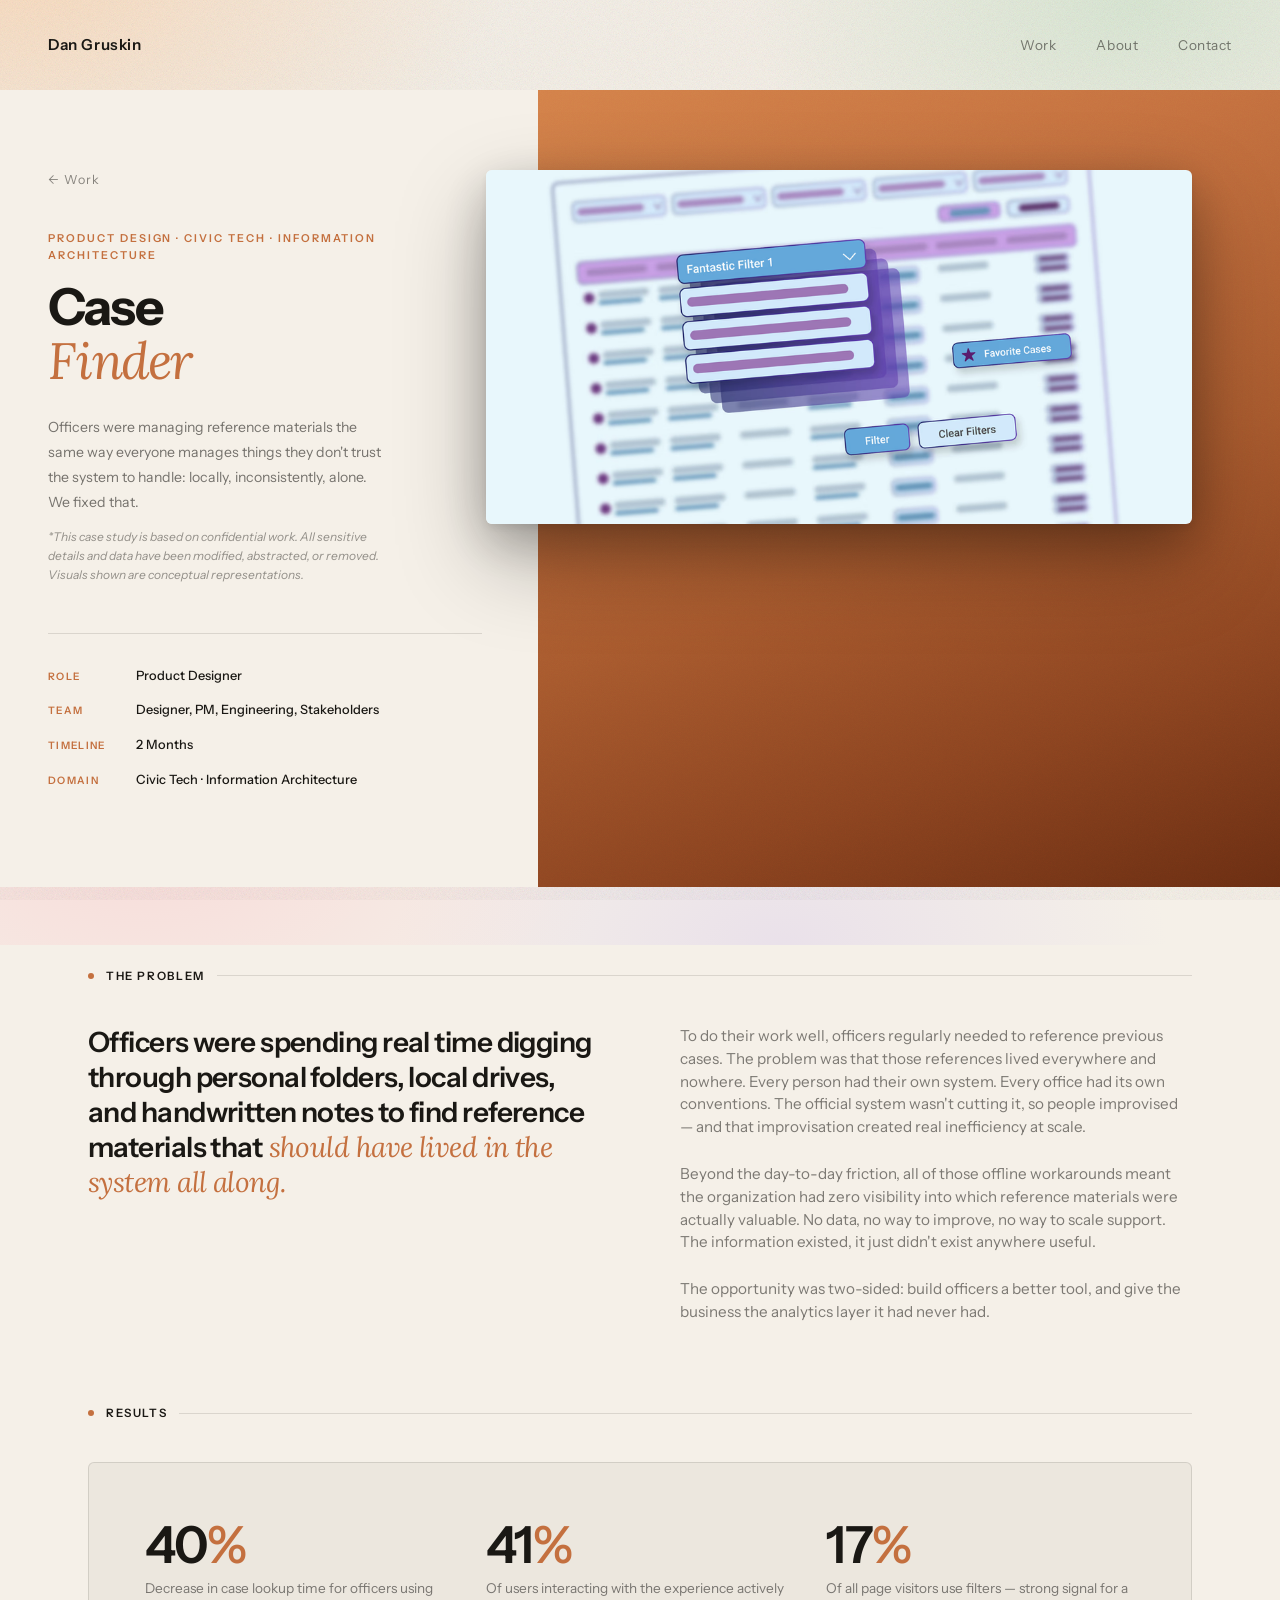
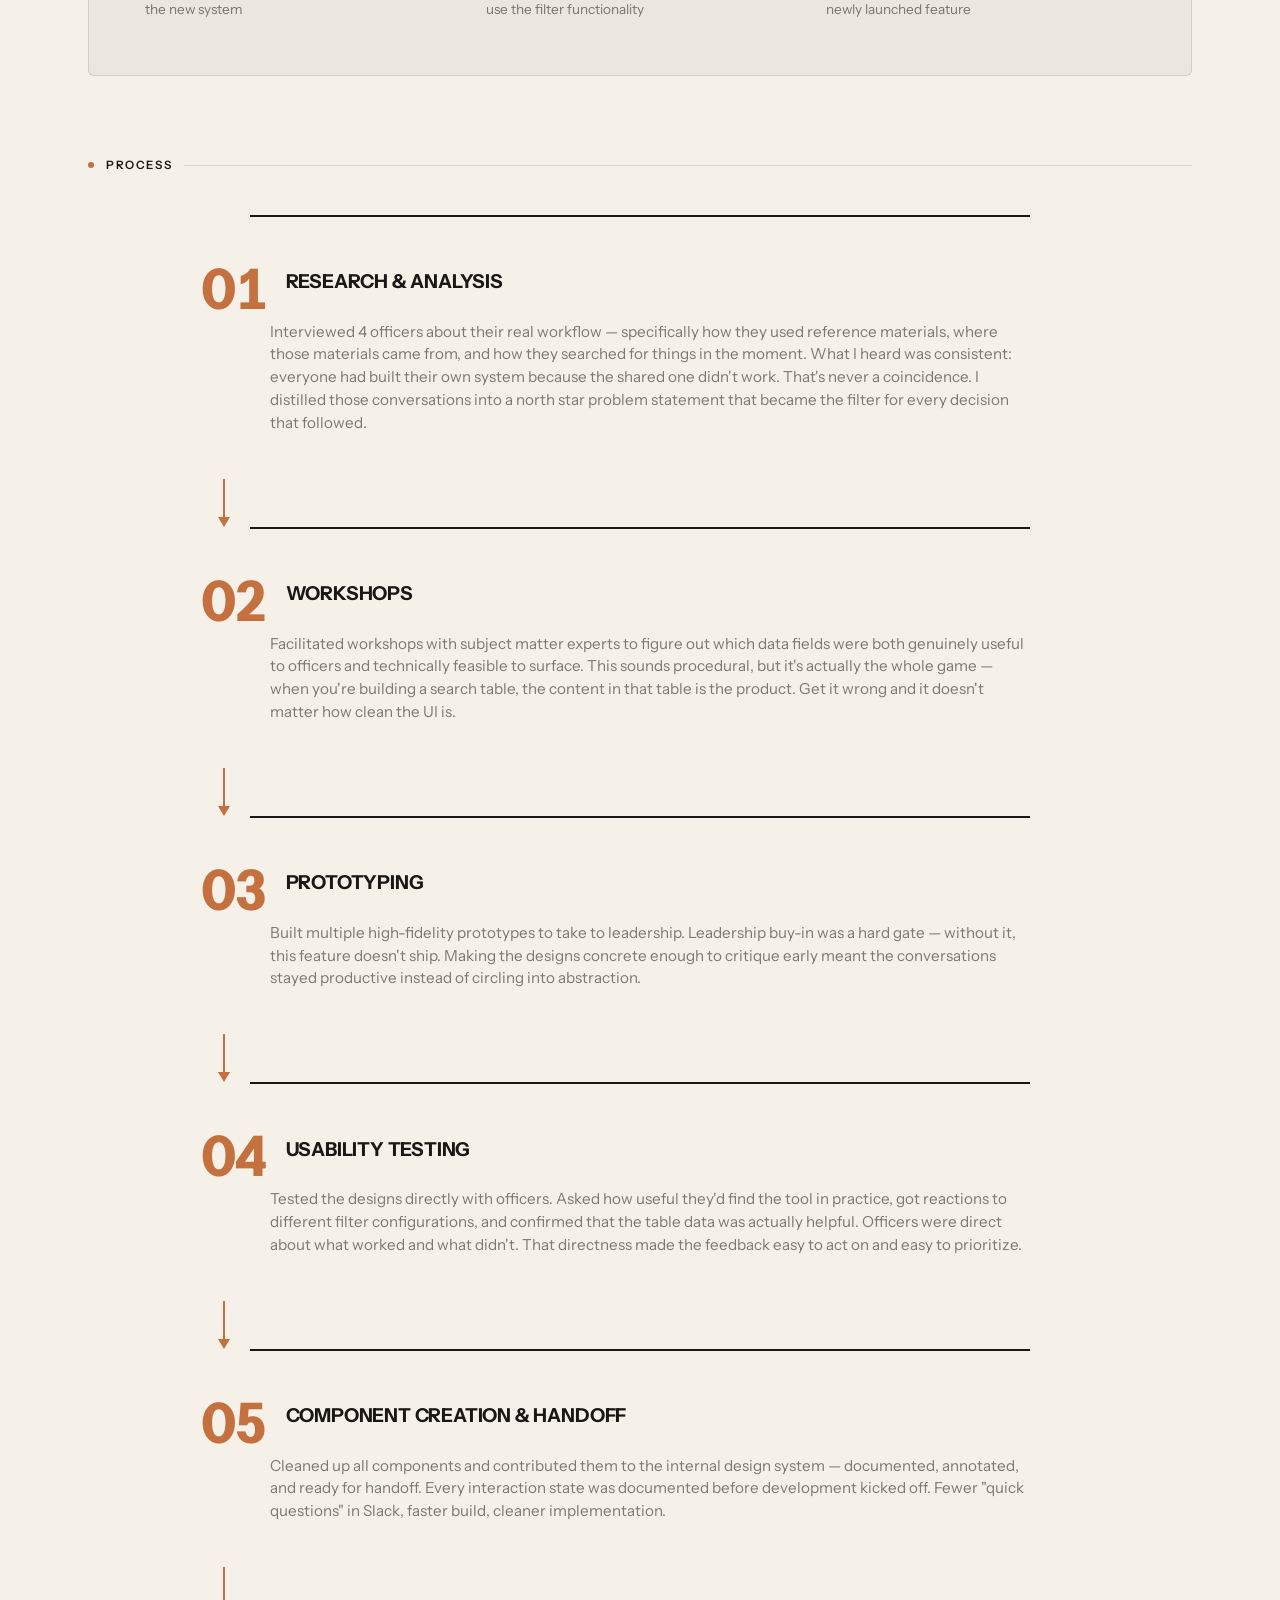
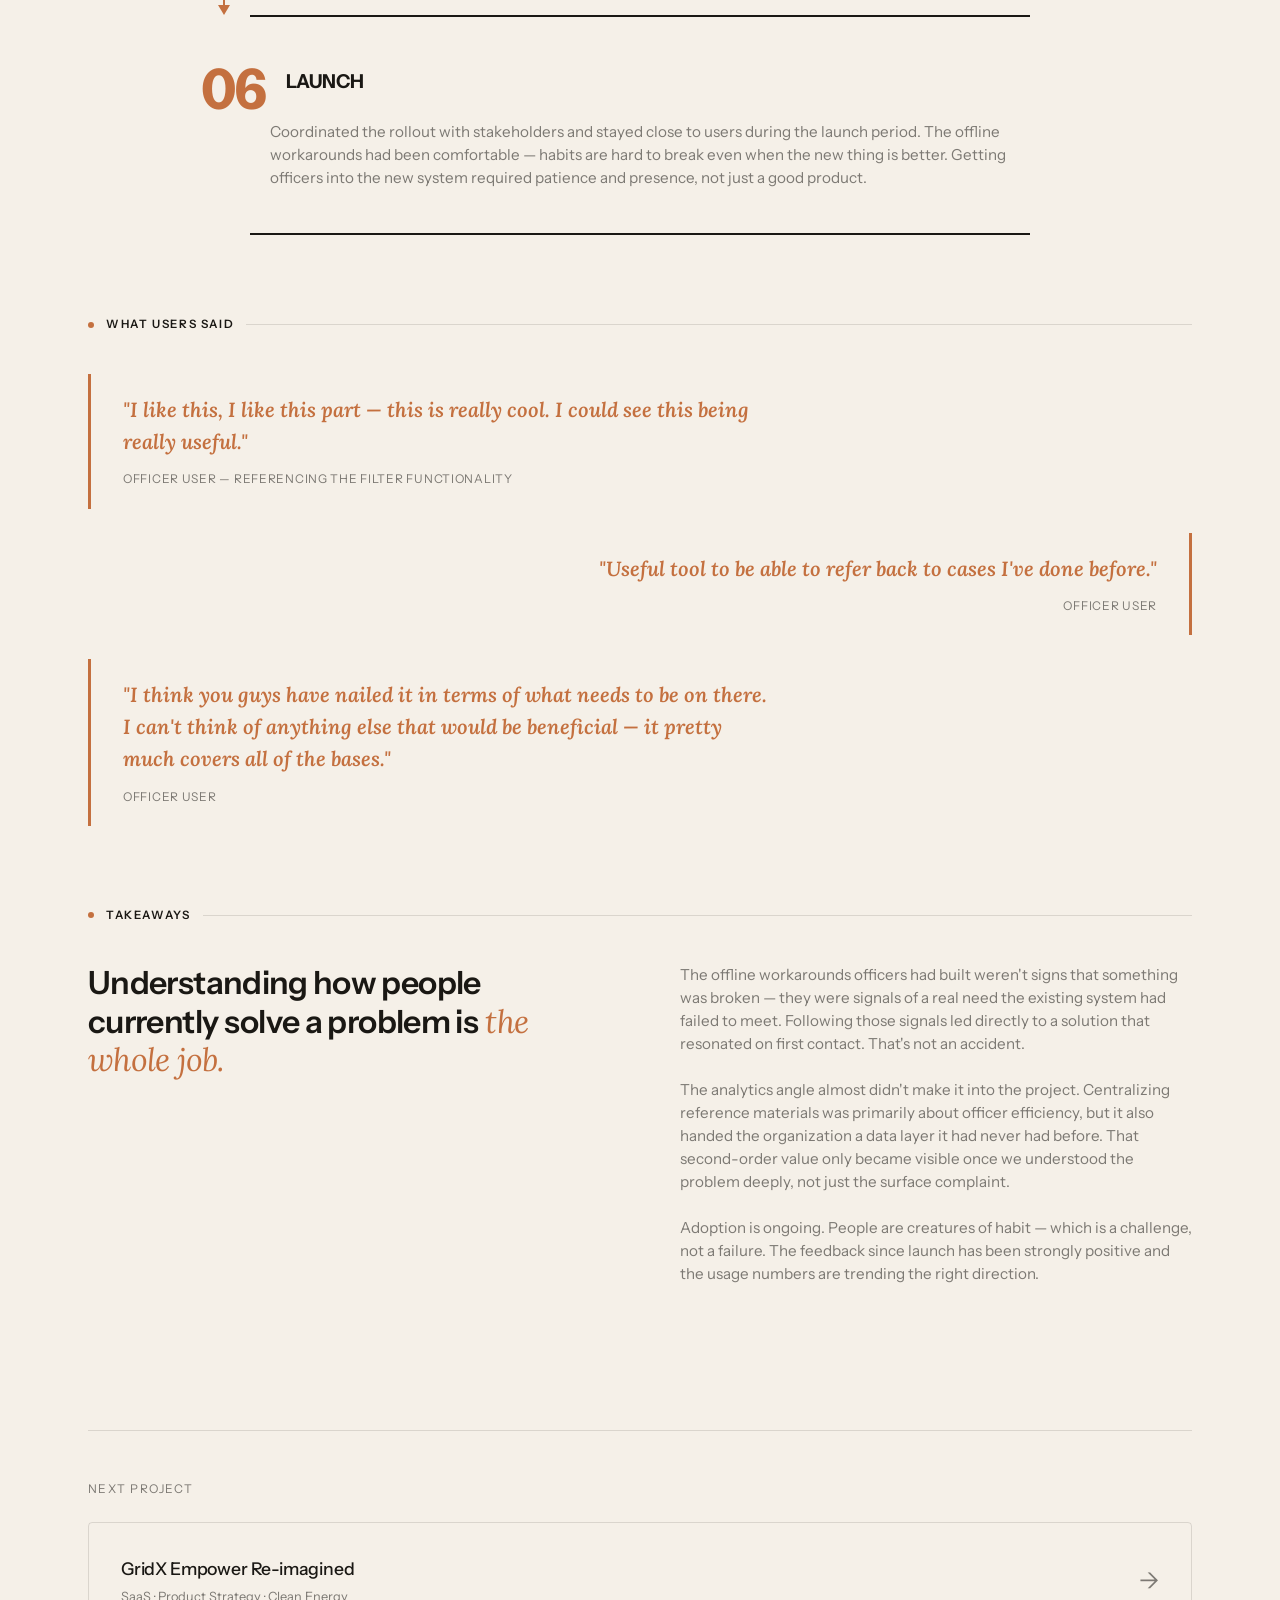
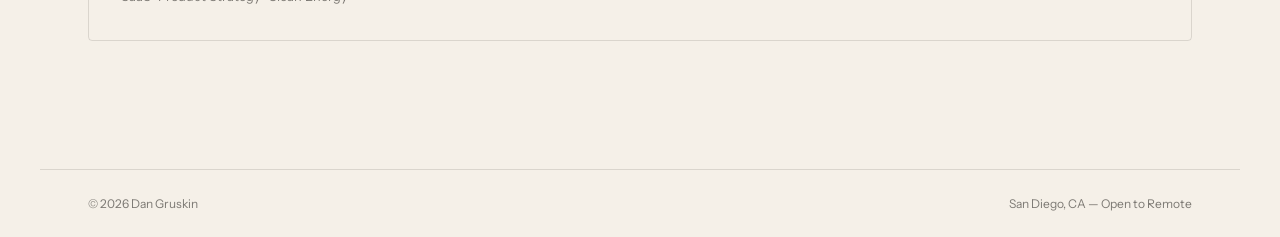
<file: case-finder.html>
<!DOCTYPE html>
<html lang="en">
<head>
  <meta charset="UTF-8" />
  <meta name="viewport" content="width=device-width, initial-scale=1.0" />
  <title>Case Finder — Dan Gruskin</title>
  <link rel="preconnect" href="https://fonts.googleapis.com" />
  <link rel="preconnect" href="https://fonts.gstatic.com" crossorigin />
  <link href="https://fonts.googleapis.com/css2?family=Instrument+Sans:wght@400;500;600;700&family=Lora:ital,wght@0,400;0,600;1,400;1,600&display=swap" rel="stylesheet" />
  <link rel="stylesheet" href="case-study.css" />
</head>
<body>

  <div class="scroll-progress" id="scroll-progress"></div>
  <div class="bg-gradient"></div>

  <!-- SPLIT HERO -->
  <div class="split-hero">

    <!-- Left text panel -->
    <div class="split-hero-left">
      <div class="sh-top">
        <a href="index.html#work" class="sh-back">← Work</a>
        <div class="sh-eyebrow">Product Design · Civic Tech · Information Architecture</div>
        <h1 class="sh-title">Case<em>Finder</em></h1>
        <p class="sh-summary">Officers were managing reference materials the same way everyone manages things they don't trust the system to handle: locally, inconsistently, alone. We fixed that.</p>
        <p class="sh-confidential">*This case study is based on confidential work. All sensitive details and data have been modified, abstracted, or removed. Visuals shown are conceptual representations.</p>
      </div>
      <div class="sh-meta">
        <div class="sh-meta-row">
          <span class="sh-meta-label">Role</span>
          <span class="sh-meta-value">Product Designer</span>
        </div>
        <div class="sh-meta-row">
          <span class="sh-meta-label">Team</span>
          <span class="sh-meta-value">Designer, PM, Engineering, Stakeholders</span>
        </div>
        <div class="sh-meta-row">
          <span class="sh-meta-label">Timeline</span>
          <span class="sh-meta-value">2 Months</span>
        </div>
        <div class="sh-meta-row">
          <span class="sh-meta-label">Domain</span>
          <span class="sh-meta-value">Civic Tech · Information Architecture</span>
        </div>
      </div>
    </div>

    <!-- Right bold color panel -->
    <div class="split-hero-right"></div>

    <!-- Floating product screenshot — breaks the grid -->
    <div class="split-hero-img">
      <img src="img/thumbnails/case-finder.avif" alt="Case Finder interface" />
    </div>

  </div>

  <!-- PROBLEM -->
  <section class="cs-section">
    <div class="cs-section-label">The Problem</div>
    <div class="cs-problem">
      <div class="cs-problem-statement">
        Officers were spending real time digging through personal folders, local drives, and handwritten notes to find reference materials that<em> should have lived in the system all along.</em>
      </div>
      <div class="cs-problem-body">
        <p>To do their work well, officers regularly needed to reference previous cases. The problem was that those references lived everywhere and nowhere. Every person had their own system. Every office had its own conventions. The official system wasn't cutting it, so people improvised — and that improvisation created real inefficiency at scale.</p>
        <p>Beyond the day-to-day friction, all of those offline workarounds meant the organization had zero visibility into which reference materials were actually valuable. No data, no way to improve, no way to scale support. The information existed, it just didn't exist anywhere useful.</p>
        <p>The opportunity was two-sided: build officers a better tool, and give the business the analytics layer it had never had.</p>
      </div>
    </div>
  </section>

  <!-- RESULTS -->
  <section class="cs-section">
    <div class="cs-section-label">Results</div>
    <div class="cs-results">
      <div class="cs-stat">
        <div class="cs-stat-number">~40<span>%</span></div>
        <div class="cs-stat-label">Decrease in case lookup time for officers using the new system</div>
      </div>
      <div class="cs-stat">
        <div class="cs-stat-number">41<span>%</span></div>
        <div class="cs-stat-label">Of users interacting with the experience actively use the filter functionality</div>
      </div>
      <div class="cs-stat">
        <div class="cs-stat-number">17<span>%</span></div>
        <div class="cs-stat-label">Of all page visitors use filters — strong signal for a newly launched feature</div>
      </div>
    </div>
  </section>

  <!-- PROCESS -->
  <section class="cs-section">
    <div class="cs-section-label">Process</div>
    <div class="cs-process-stack">

      <div class="cs-process-phase">
        <div class="cs-phase-header">
          <div class="cs-phase-num-block" aria-hidden="true">01</div>
          <div class="cs-phase-label">Research &amp; Analysis</div>
        </div>
        <div class="cs-phase-body">
          Interviewed 4 officers about their real workflow — specifically how they used reference materials, where those materials came from, and how they searched for things in the moment. What I heard was consistent: everyone had built their own system because the shared one didn't work. That's never a coincidence. I distilled those conversations into a north star problem statement that became the filter for every decision that followed.
        </div>
      </div>

      <div class="cs-phase-connector" aria-hidden="true"></div>

      <div class="cs-process-phase">
        <div class="cs-phase-header">
          <div class="cs-phase-num-block" aria-hidden="true">02</div>
          <div class="cs-phase-label">Workshops</div>
        </div>
        <div class="cs-phase-body">
          Facilitated workshops with subject matter experts to figure out which data fields were both genuinely useful to officers and technically feasible to surface. This sounds procedural, but it's actually the whole game — when you're building a search table, the content in that table is the product. Get it wrong and it doesn't matter how clean the UI is.
        </div>
      </div>

      <div class="cs-phase-connector" aria-hidden="true"></div>

      <div class="cs-process-phase">
        <div class="cs-phase-header">
          <div class="cs-phase-num-block" aria-hidden="true">03</div>
          <div class="cs-phase-label">Prototyping</div>
        </div>
        <div class="cs-phase-body">
          Built multiple high-fidelity prototypes to take to leadership. Leadership buy-in was a hard gate — without it, this feature doesn't ship. Making the designs concrete enough to critique early meant the conversations stayed productive instead of circling into abstraction.
        </div>
      </div>

      <div class="cs-phase-connector" aria-hidden="true"></div>

      <div class="cs-process-phase">
        <div class="cs-phase-header">
          <div class="cs-phase-num-block" aria-hidden="true">04</div>
          <div class="cs-phase-label">Usability Testing</div>
        </div>
        <div class="cs-phase-body">
          Tested the designs directly with officers. Asked how useful they'd find the tool in practice, got reactions to different filter configurations, and confirmed that the table data was actually helpful. Officers were direct about what worked and what didn't. That directness made the feedback easy to act on and easy to prioritize.
        </div>
      </div>

      <div class="cs-phase-connector" aria-hidden="true"></div>

      <div class="cs-process-phase">
        <div class="cs-phase-header">
          <div class="cs-phase-num-block" aria-hidden="true">05</div>
          <div class="cs-phase-label">Component Creation &amp; Handoff</div>
        </div>
        <div class="cs-phase-body">
          Cleaned up all components and contributed them to the internal design system — documented, annotated, and ready for handoff. Every interaction state was documented before development kicked off. Fewer "quick questions" in Slack, faster build, cleaner implementation.
        </div>
      </div>

      <div class="cs-phase-connector" aria-hidden="true"></div>

      <div class="cs-process-phase">
        <div class="cs-phase-header">
          <div class="cs-phase-num-block" aria-hidden="true">06</div>
          <div class="cs-phase-label">Launch</div>
        </div>
        <div class="cs-phase-body">
          Coordinated the rollout with stakeholders and stayed close to users during the launch period. The offline workarounds had been comfortable — habits are hard to break even when the new thing is better. Getting officers into the new system required patience and presence, not just a good product.
        </div>
      </div>

    </div>
  </section>

  <!-- USER QUOTES -->
  <section class="cs-section">
    <div class="cs-section-label">What Users Said</div>
    <div class="cs-quotes">
      <div class="cs-quote cs-quote--hero">
        <div class="cs-quote-text">"I like this, I like this part — this is really cool. I could see this being really useful."</div>
        <div class="cs-quote-attr">Officer User — referencing the filter functionality</div>
      </div>
      <div class="cs-quote">
        <div class="cs-quote-text">"Useful tool to be able to refer back to cases I've done before."</div>
        <div class="cs-quote-attr">Officer User</div>
      </div>
      <div class="cs-quote">
        <div class="cs-quote-text">"I think you guys have nailed it in terms of what needs to be on there. I can't think of anything else that would be beneficial — it pretty much covers all of the bases."</div>
        <div class="cs-quote-attr">Officer User</div>
      </div>
    </div>
  </section>

  <!-- CONCLUSION -->
  <section class="cs-section">
    <div class="cs-section-label">Takeaways</div>
    <div class="cs-conclusion">
      <div class="cs-conclusion-heading">
        Understanding how people currently solve a problem is<em> the whole job.</em>
      </div>
      <div class="cs-conclusion-body">
        <p>The offline workarounds officers had built weren't signs that something was broken — they were signals of a real need the existing system had failed to meet. Following those signals led directly to a solution that resonated on first contact. That's not an accident.</p>
        <p>The analytics angle almost didn't make it into the project. Centralizing reference materials was primarily about officer efficiency, but it also handed the organization a data layer it had never had before. That second-order value only became visible once we understood the problem deeply, not just the surface complaint.</p>
        <p>Adoption is ongoing. People are creatures of habit — which is a challenge, not a failure. The feedback since launch has been strongly positive and the usage numbers are trending the right direction.</p>
      </div>
    </div>
  </section>

  <!-- NEXT PROJECT -->
  <div class="cs-next">
    <div class="cs-next-inner">
      <div class="cs-next-label">Next Project</div>
      <a href="empower.html" class="cs-next-card">
        <div>
          <div class="cs-next-card-title">GridX Empower Re-imagined</div>
          <div class="cs-next-card-sub">SaaS · Product Strategy · Clean Energy</div>
        </div>
        <div class="cs-next-arrow">→</div>
      </a>
    </div>
  </div>

  <script src="case-study.js"></script>
</body>
</html>
</file>
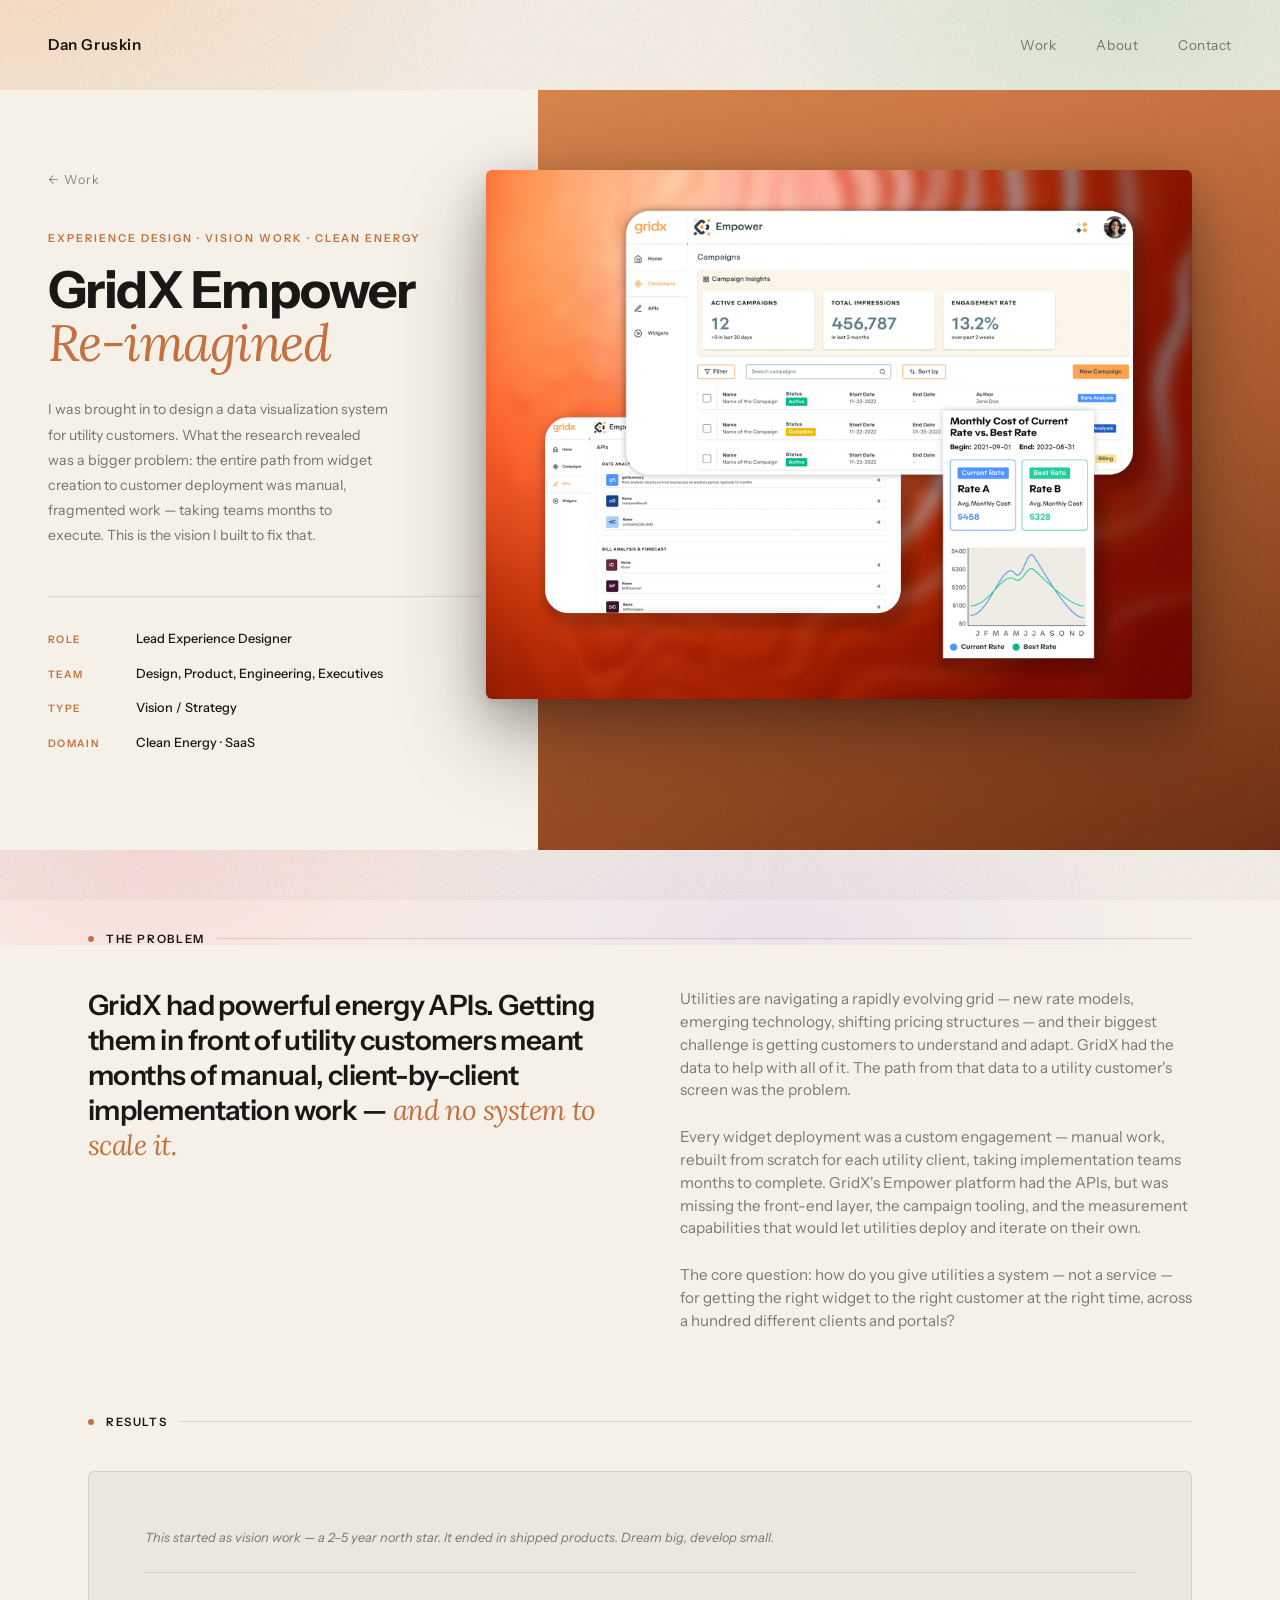
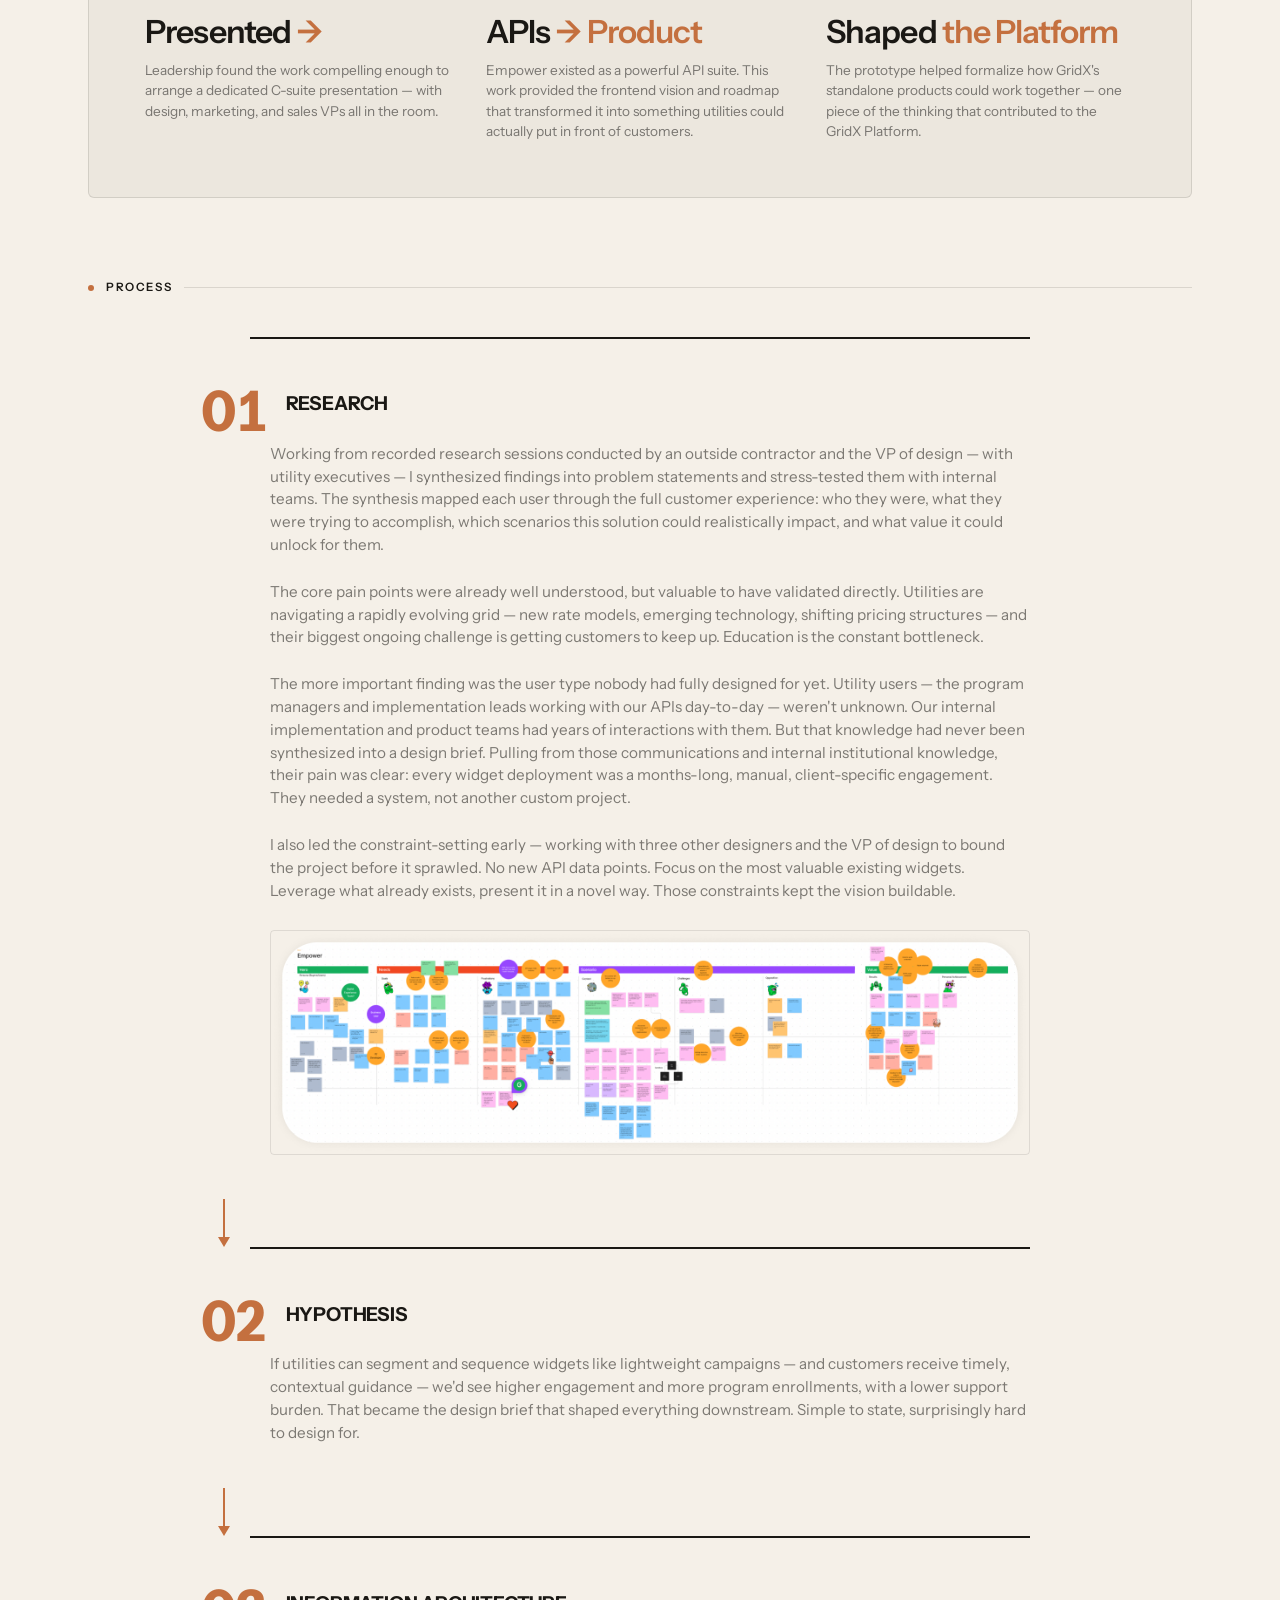
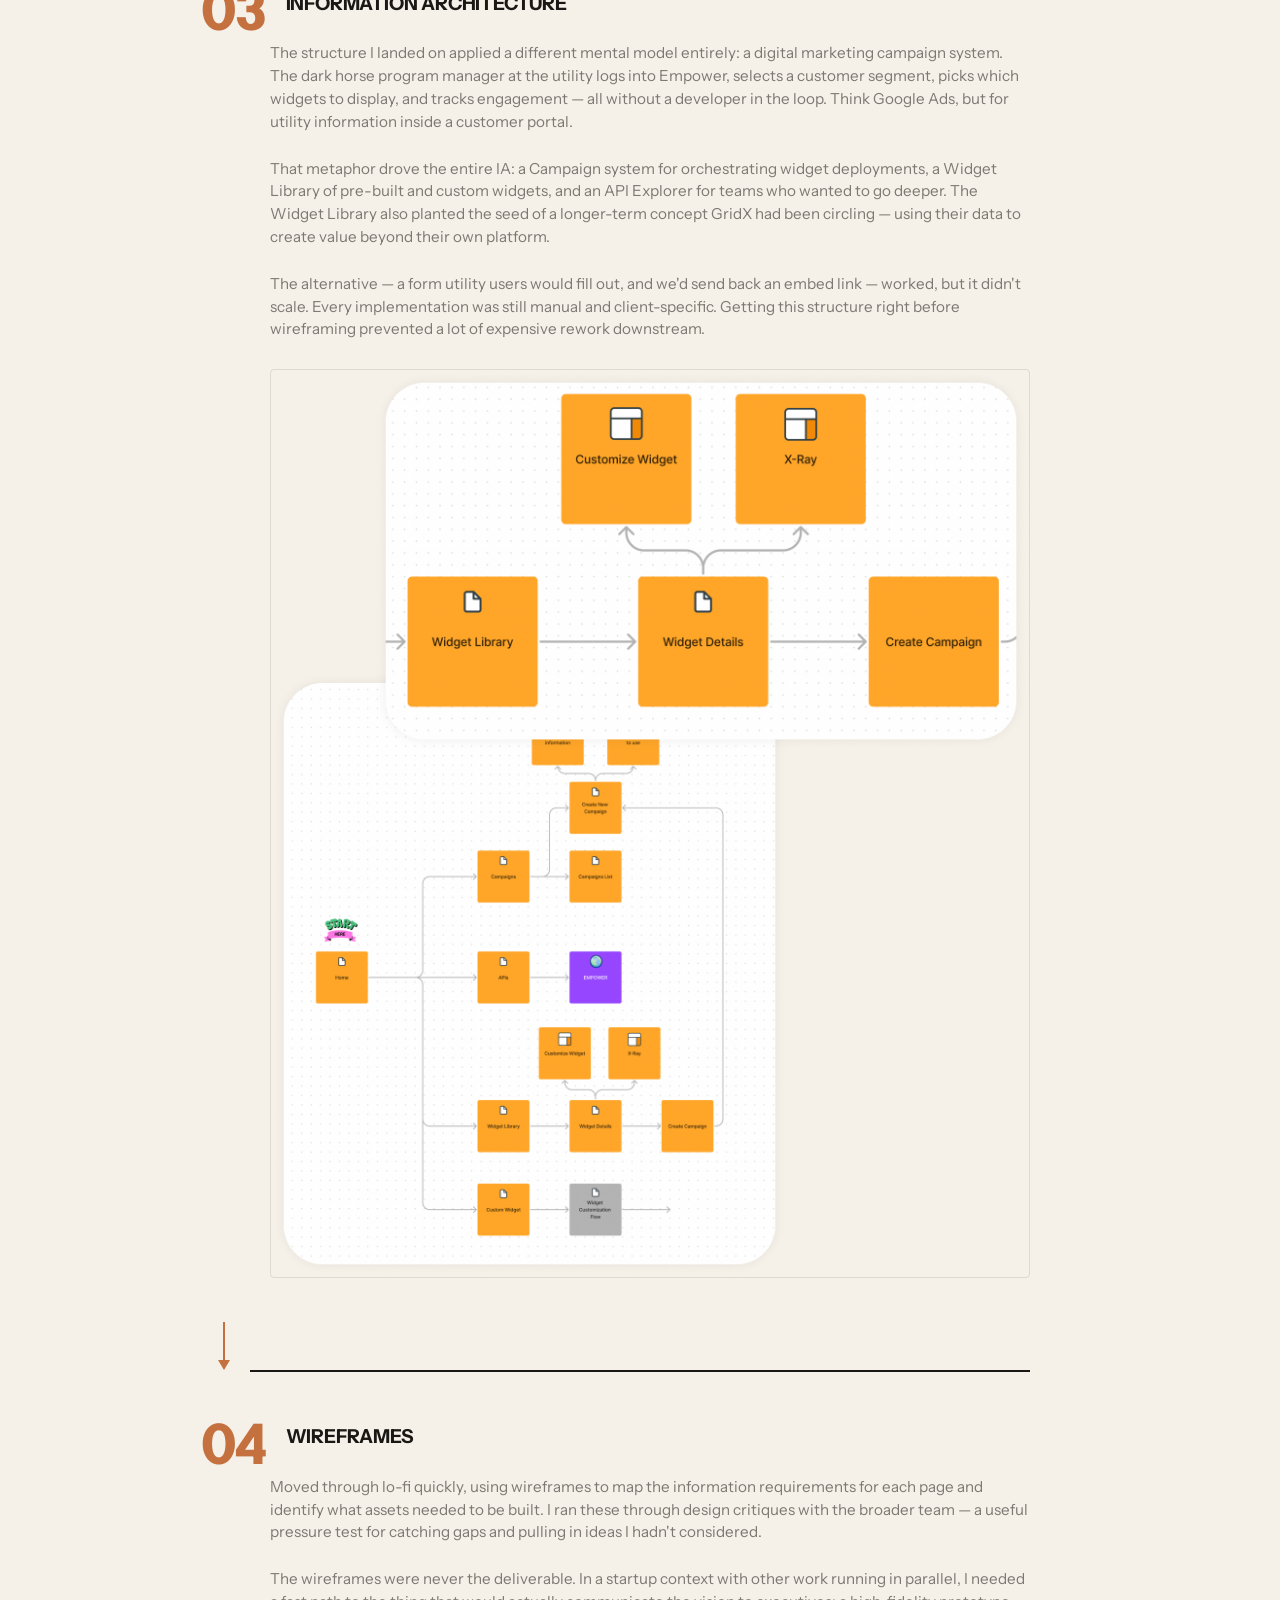
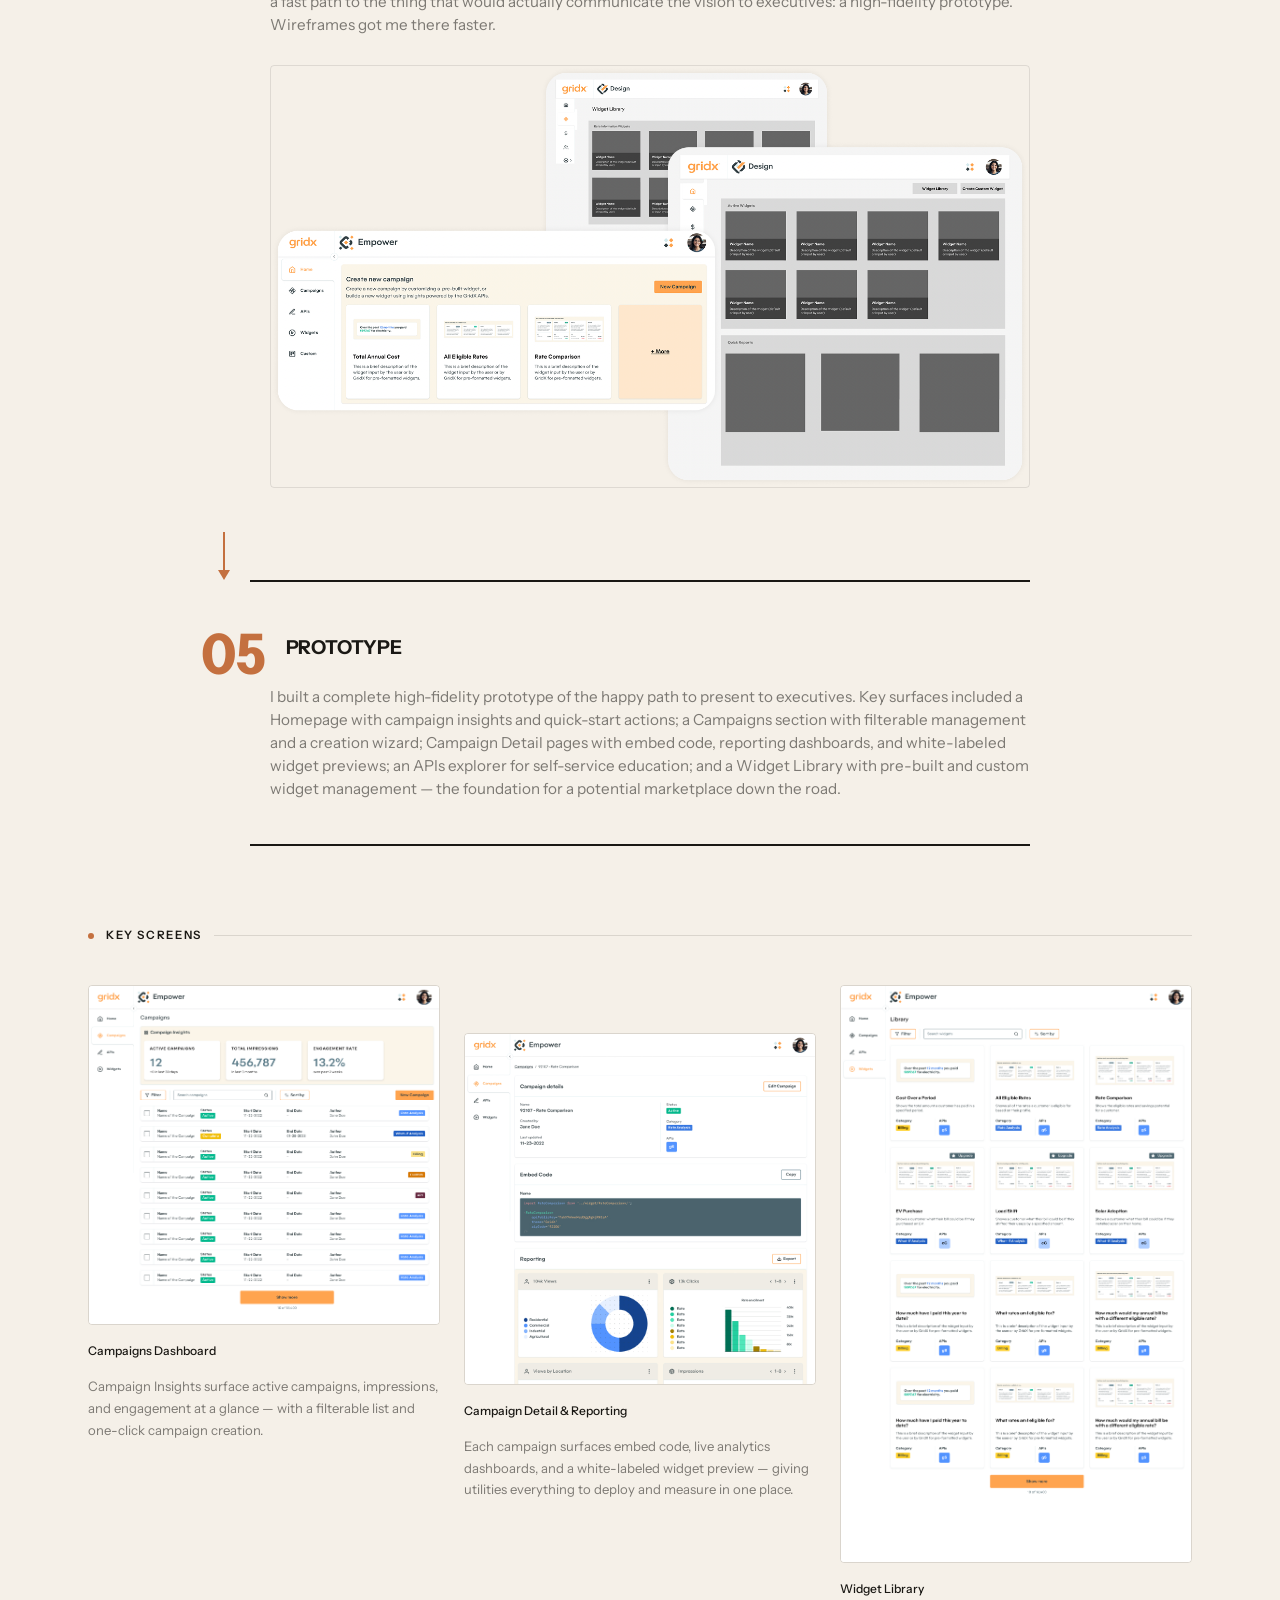
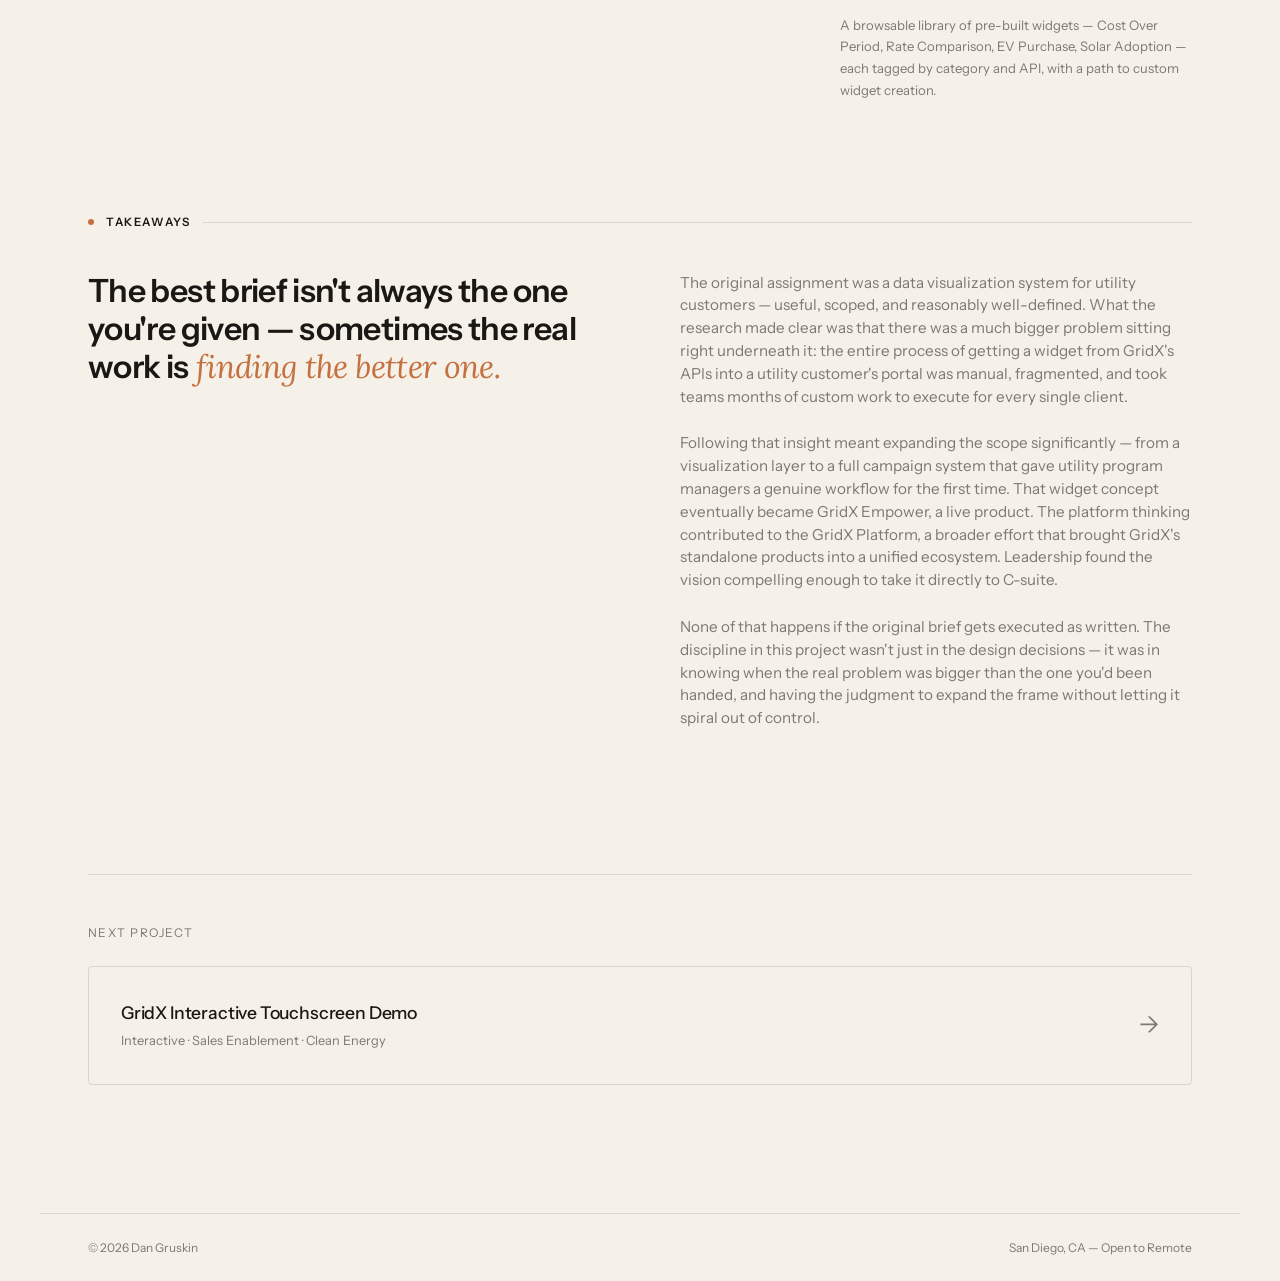
<file: empower.html>
<!DOCTYPE html>
<html lang="en">
<head>
  <meta charset="UTF-8" />
  <meta name="viewport" content="width=device-width, initial-scale=1.0" />
  <title>GridX Empower Re-imagined — Dan Gruskin</title>
  <link rel="preconnect" href="https://fonts.googleapis.com" />
  <link rel="preconnect" href="https://fonts.gstatic.com" crossorigin />
  <link href="https://fonts.googleapis.com/css2?family=Instrument+Sans:wght@400;500;600;700&family=Lora:ital,wght@0,400;0,600;1,400;1,600&display=swap" rel="stylesheet" />
  <link rel="stylesheet" href="case-study.css" />
</head>
<body>

  <div class="scroll-progress" id="scroll-progress"></div>
  <div class="bg-gradient"></div>

  <!-- SPLIT HERO -->
  <div class="split-hero">

    <!-- Left text panel -->
    <div class="split-hero-left">
      <div class="sh-top">
        <a href="index.html#work" class="sh-back">← Work</a>
        <div class="sh-eyebrow">Experience Design · Vision Work · Clean Energy</div>
        <h1 class="sh-title">GridX Empower<em>Re-imagined</em></h1>
        <p class="sh-summary">I was brought in to design a data visualization system for utility customers. What the research revealed was a bigger problem: the entire path from widget creation to customer deployment was manual, fragmented work — taking teams months to execute. This is the vision I built to fix that.</p>
      </div>
      <div class="sh-meta">
        <div class="sh-meta-row">
          <span class="sh-meta-label">Role</span>
          <span class="sh-meta-value">Lead Experience Designer</span>
        </div>
        <div class="sh-meta-row">
          <span class="sh-meta-label">Team</span>
          <span class="sh-meta-value">Design, Product, Engineering, Executives</span>
        </div>
        <div class="sh-meta-row">
          <span class="sh-meta-label">Type</span>
          <span class="sh-meta-value">Vision / Strategy</span>
        </div>
        <div class="sh-meta-row">
          <span class="sh-meta-label">Domain</span>
          <span class="sh-meta-value">Clean Energy · SaaS</span>
        </div>
      </div>
    </div>

    <!-- Right bold color panel -->
    <div class="split-hero-right"></div>

    <!-- Floating product screenshot — breaks the grid -->
    <div class="split-hero-img">
      <img src="img/thumbnails/empower-thumbnails.jpg" alt="GridX Empower Re-imagined interface" />
    </div>

  </div>

  <!-- PROBLEM -->
  <section class="cs-section">
    <div class="cs-section-label">The Problem</div>
    <div class="cs-problem">
      <div class="cs-problem-statement">
        GridX had powerful energy APIs. Getting them in front of utility customers meant months of manual, client-by-client implementation work —<em> and no system to scale it.</em>
      </div>
      <div class="cs-problem-body">
        <p>Utilities are navigating a rapidly evolving grid — new rate models, emerging technology, shifting pricing structures — and their biggest challenge is getting customers to understand and adapt. GridX had the data to help with all of it. The path from that data to a utility customer's screen was the problem.</p>
        <p>Every widget deployment was a custom engagement — manual work, rebuilt from scratch for each utility client, taking implementation teams months to complete. GridX's Empower platform had the APIs, but was missing the front-end layer, the campaign tooling, and the measurement capabilities that would let utilities deploy and iterate on their own.</p>
        <p>The core question: how do you give utilities a system — not a service — for getting the right widget to the right customer at the right time, across a hundred different clients and portals?</p>
      </div>
    </div>
  </section>

  <!-- RESULTS -->
  <section class="cs-section">
    <div class="cs-section-label">Results</div>
    <div class="cs-results">
      <div class="cs-results-preamble">This started as vision work — a 2–5 year north star. It ended in shipped products. Dream big, develop small.</div>
      <div class="cs-stat">
        <div class="cs-stat-number" style="font-size: clamp(1.5rem, 2.5vw, 2.2rem); line-height: 1.2;">Presented<span> →</span></div>
        <div class="cs-stat-label">Leadership found the work compelling enough to arrange a dedicated C-suite presentation — with design, marketing, and sales VPs all in the room.</div>
      </div>
      <div class="cs-stat">
        <div class="cs-stat-number" style="font-size: clamp(1.5rem, 2.5vw, 2.2rem); line-height: 1.2;">APIs<span> → Product</span></div>
        <div class="cs-stat-label">Empower existed as a powerful API suite. This work provided the frontend vision and roadmap that transformed it into something utilities could actually put in front of customers.</div>
      </div>
      <div class="cs-stat">
        <div class="cs-stat-number" style="font-size: clamp(1.5rem, 2.5vw, 2.2rem); line-height: 1.2;">Shaped<span> the Platform</span></div>
        <div class="cs-stat-label">The prototype helped formalize how GridX's standalone products could work together — one piece of the thinking that contributed to the GridX Platform.</div>
      </div>
    </div>
  </section>

  <!-- PROCESS -->
  <section class="cs-section">
    <div class="cs-section-label">Process</div>
    <div class="cs-process-stack">

      <div class="cs-process-phase">
        <div class="cs-phase-header">
          <div class="cs-phase-num-block" aria-hidden="true">01</div>
          <div class="cs-phase-label">Research</div>
        </div>
        <div class="cs-phase-body">
          <p>Working from recorded research sessions conducted by an outside contractor and the VP of design — with utility executives — I synthesized findings into problem statements and stress-tested them with internal teams. The synthesis mapped each user through the full customer experience: who they were, what they were trying to accomplish, which scenarios this solution could realistically impact, and what value it could unlock for them.</p>
          <p>The core pain points were already well understood, but valuable to have validated directly. Utilities are navigating a rapidly evolving grid — new rate models, emerging technology, shifting pricing structures — and their biggest ongoing challenge is getting customers to keep up. Education is the constant bottleneck.</p>
          <p>The more important finding was the user type nobody had fully designed for yet. Utility users — the program managers and implementation leads working with our APIs day-to-day — weren't unknown. Our internal implementation and product teams had years of interactions with them. But that knowledge had never been synthesized into a design brief. Pulling from those communications and internal institutional knowledge, their pain was clear: every widget deployment was a months-long, manual, client-specific engagement. They needed a system, not another custom project.</p>
          <p>I also led the constraint-setting early — working with three other designers and the VP of design to bound the project before it sprawled. No new API data points. Focus on the most valuable existing widgets. Leverage what already exists, present it in a novel way. Those constraints kept the vision buildable.</p>
        </div>
        <div class="cs-phase-img">
          <img src="img/empower/empower-research.png" alt="Research synthesis board mapping utility users and utility customers through the full customer experience — goals, scenarios, and value across both user types" />
        </div>
      </div>

      <div class="cs-phase-connector" aria-hidden="true"></div>

      <div class="cs-process-phase">
        <div class="cs-phase-header">
          <div class="cs-phase-num-block" aria-hidden="true">02</div>
          <div class="cs-phase-label">Hypothesis</div>
        </div>
        <div class="cs-phase-body">
          If utilities can segment and sequence widgets like lightweight campaigns — and customers receive timely, contextual guidance — we'd see higher engagement and more program enrollments, with a lower support burden. That became the design brief that shaped everything downstream. Simple to state, surprisingly hard to design for.
        </div>
      </div>

      <div class="cs-phase-connector" aria-hidden="true"></div>

      <div class="cs-process-phase">
        <div class="cs-phase-header">
          <div class="cs-phase-num-block" aria-hidden="true">03</div>
          <div class="cs-phase-label">Information Architecture</div>
        </div>
        <div class="cs-phase-body">
          <p>The structure I landed on applied a different mental model entirely: a digital marketing campaign system. The dark horse program manager at the utility logs into Empower, selects a customer segment, picks which widgets to display, and tracks engagement — all without a developer in the loop. Think Google Ads, but for utility information inside a customer portal.</p>
          <p>That metaphor drove the entire IA: a Campaign system for orchestrating widget deployments, a Widget Library of pre-built and custom widgets, and an API Explorer for teams who wanted to go deeper. The Widget Library also planted the seed of a longer-term concept GridX had been circling — using their data to create value beyond their own platform.</p>
          <p>The alternative — a form utility users would fill out, and we'd send back an embed link — worked, but it didn't scale. Every implementation was still manual and client-specific. Getting this structure right before wireframing prevented a lot of expensive rework downstream.</p>
        </div>
        <div class="cs-phase-img">
          <img src="img/empower/empower-ia.png" alt="Information architecture diagram mapping the full Empower platform — Campaigns, APIs explorer, and Widget Library" />
        </div>
      </div>

      <div class="cs-phase-connector" aria-hidden="true"></div>

      <div class="cs-process-phase">
        <div class="cs-phase-header">
          <div class="cs-phase-num-block" aria-hidden="true">04</div>
          <div class="cs-phase-label">Wireframes</div>
        </div>
        <div class="cs-phase-body">
          <p>Moved through lo-fi quickly, using wireframes to map the information requirements for each page and identify what assets needed to be built. I ran these through design critiques with the broader team — a useful pressure test for catching gaps and pulling in ideas I hadn't considered.</p>
          <p>The wireframes were never the deliverable. In a startup context with other work running in parallel, I needed a fast path to the thing that would actually communicate the vision to executives: a high-fidelity prototype. Wireframes got me there faster.</p>
        </div>
        <div class="cs-phase-img">
          <img src="img/empower/empower-wireframe.png" alt="Early wireframe explorations for the Empower platform — information density and component structure" />
        </div>
      </div>

      <div class="cs-phase-connector" aria-hidden="true"></div>

      <div class="cs-process-phase">
        <div class="cs-phase-header">
          <div class="cs-phase-num-block" aria-hidden="true">05</div>
          <div class="cs-phase-label">Prototype</div>
        </div>
        <div class="cs-phase-body">
          I built a complete high-fidelity prototype of the happy path to present to executives. Key surfaces included a Homepage with campaign insights and quick-start actions; a Campaigns section with filterable management and a creation wizard; Campaign Detail pages with embed code, reporting dashboards, and white-labeled widget previews; an APIs explorer for self-service education; and a Widget Library with pre-built and custom widget management — the foundation for a potential marketplace down the road.
        </div>
      </div>

    </div>
  </section>

  <!-- KEY SCREENS -->
  <div class="feature-callout">
    <div class="cs-section-label">Key Screens</div>
    <div class="feature-callout-grid">
      <div class="feature-card">
        <div class="feature-card-img">
          <img src="img/empower/empower-campaigns.png" alt="Campaigns dashboard with Campaign Insights metrics and filterable campaign list" />
        </div>
        <div class="feature-card-label">Campaigns Dashboard</div>
        <div class="feature-card-desc">Campaign Insights surface active campaigns, impressions, and engagement at a glance — with a filterable list and one-click campaign creation.</div>
      </div>
      <div class="feature-card feature-card--offset">
        <div class="feature-card-img">
          <img src="img/empower/empower-campaign-detail.jpg" alt="Campaign detail page with embed code and reporting analytics" />
        </div>
        <div class="feature-card-label">Campaign Detail & Reporting</div>
        <div class="feature-card-desc">Each campaign surfaces embed code, live analytics dashboards, and a white-labeled widget preview — giving utilities everything to deploy and measure in one place.</div>
      </div>
      <div class="feature-card">
        <div class="feature-card-img">
          <img src="img/empower/empower-widget-library.png" alt="Widget library with pre-built and custom widget cards" />
        </div>
        <div class="feature-card-label">Widget Library</div>
        <div class="feature-card-desc">A browsable library of pre-built widgets — Cost Over Period, Rate Comparison, EV Purchase, Solar Adoption — each tagged by category and API, with a path to custom widget creation.</div>
      </div>
    </div>
  </div>

  <!-- CONCLUSION -->
  <section class="cs-section">
    <div class="cs-section-label">Takeaways</div>
    <div class="cs-conclusion">
      <div class="cs-conclusion-heading">
        The best brief isn't always the one you're given — sometimes the real work is<em> finding the better one.</em>
      </div>
      <div class="cs-conclusion-body">
        <p>The original assignment was a data visualization system for utility customers — useful, scoped, and reasonably well-defined. What the research made clear was that there was a much bigger problem sitting right underneath it: the entire process of getting a widget from GridX's APIs into a utility customer's portal was manual, fragmented, and took teams months of custom work to execute for every single client.</p>
        <p>Following that insight meant expanding the scope significantly — from a visualization layer to a full campaign system that gave utility program managers a genuine workflow for the first time. That widget concept eventually became GridX Empower, a live product. The platform thinking contributed to the GridX Platform, a broader effort that brought GridX's standalone products into a unified ecosystem. Leadership found the vision compelling enough to take it directly to C-suite.</p>
        <p>None of that happens if the original brief gets executed as written. The discipline in this project wasn't just in the design decisions — it was in knowing when the real problem was bigger than the one you'd been handed, and having the judgment to expand the frame without letting it spiral out of control.</p>
      </div>
    </div>
  </section>

  <!-- NEXT PROJECT -->
  <div class="cs-next">
    <div class="cs-next-inner">
      <div class="cs-next-label">Next Project</div>
      <a href="gridx-touchscreen.html" class="cs-next-card">
        <div>
          <div class="cs-next-card-title">GridX Interactive Touchscreen Demo</div>
          <div class="cs-next-card-sub">Interactive · Sales Enablement · Clean Energy</div>
        </div>
        <div class="cs-next-arrow">→</div>
      </a>
    </div>
  </div>

  <script src="case-study.js"></script>
</body>
</html>
</file>
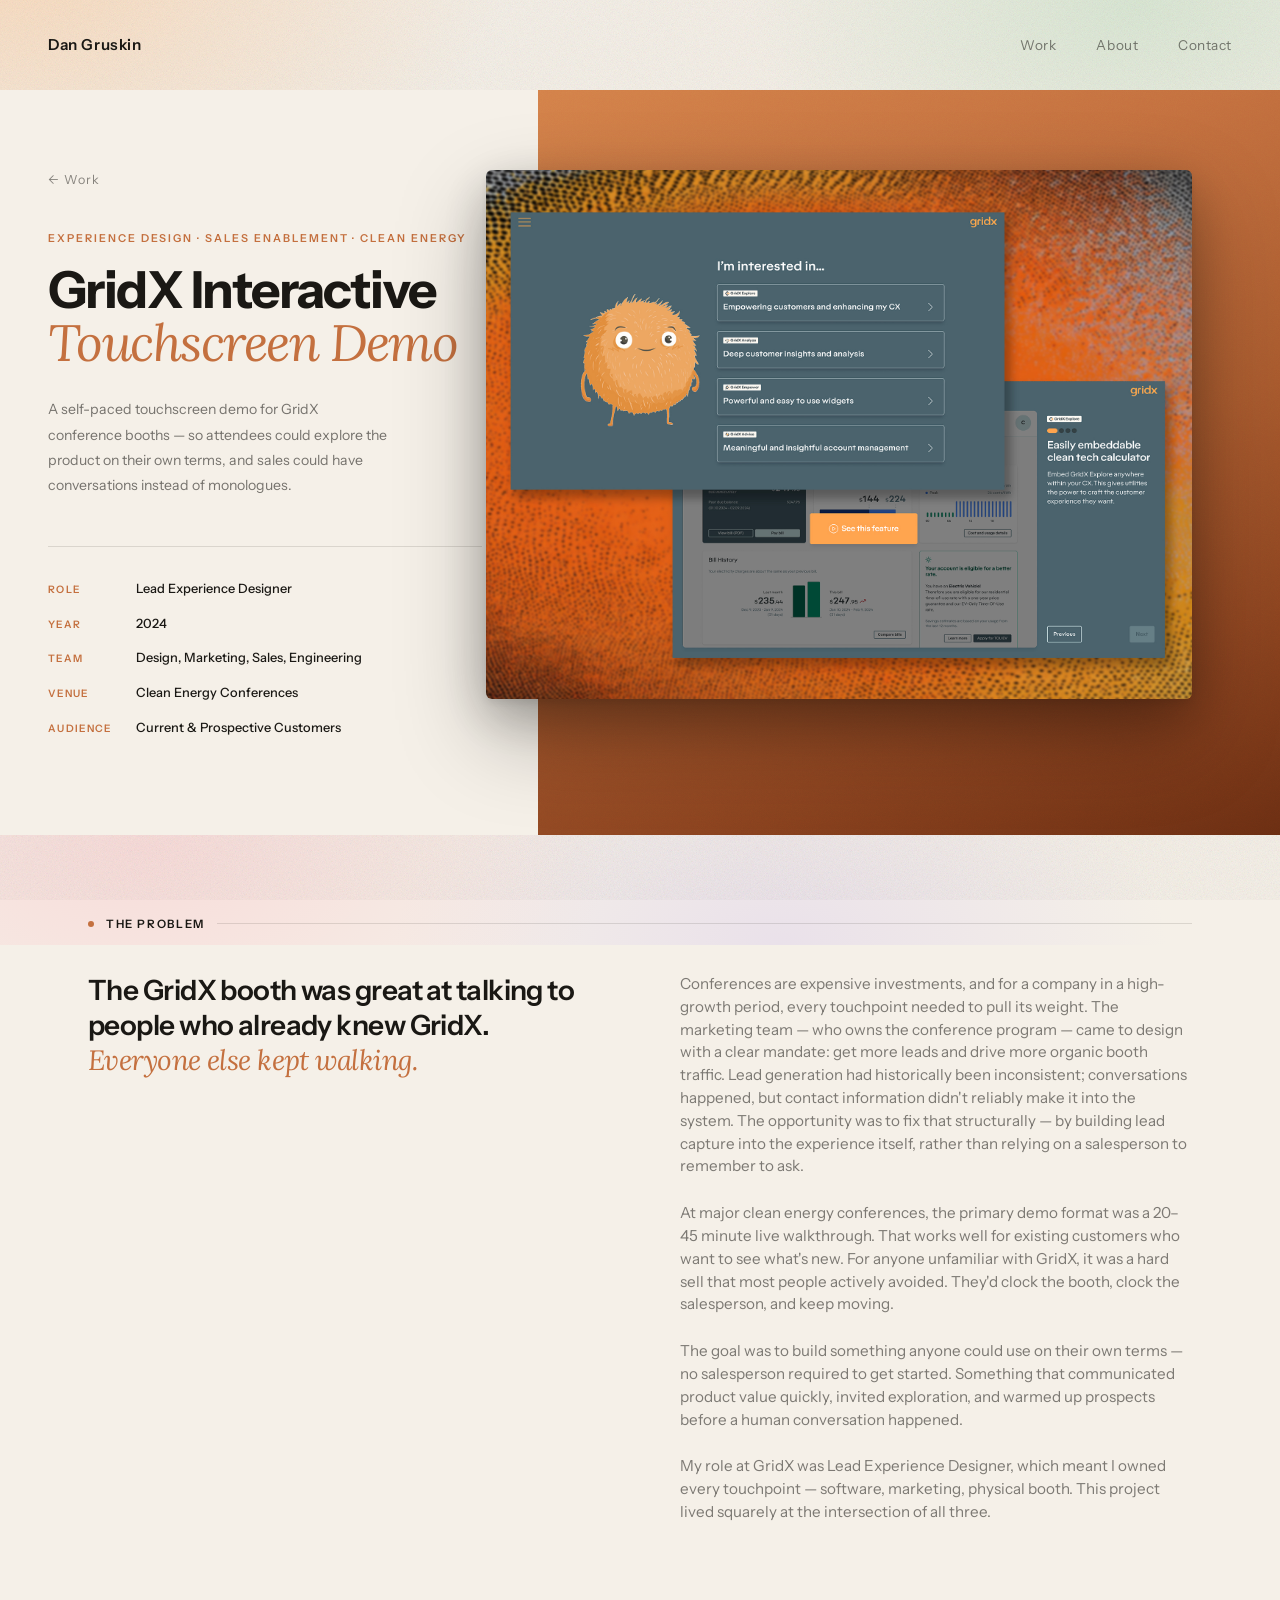
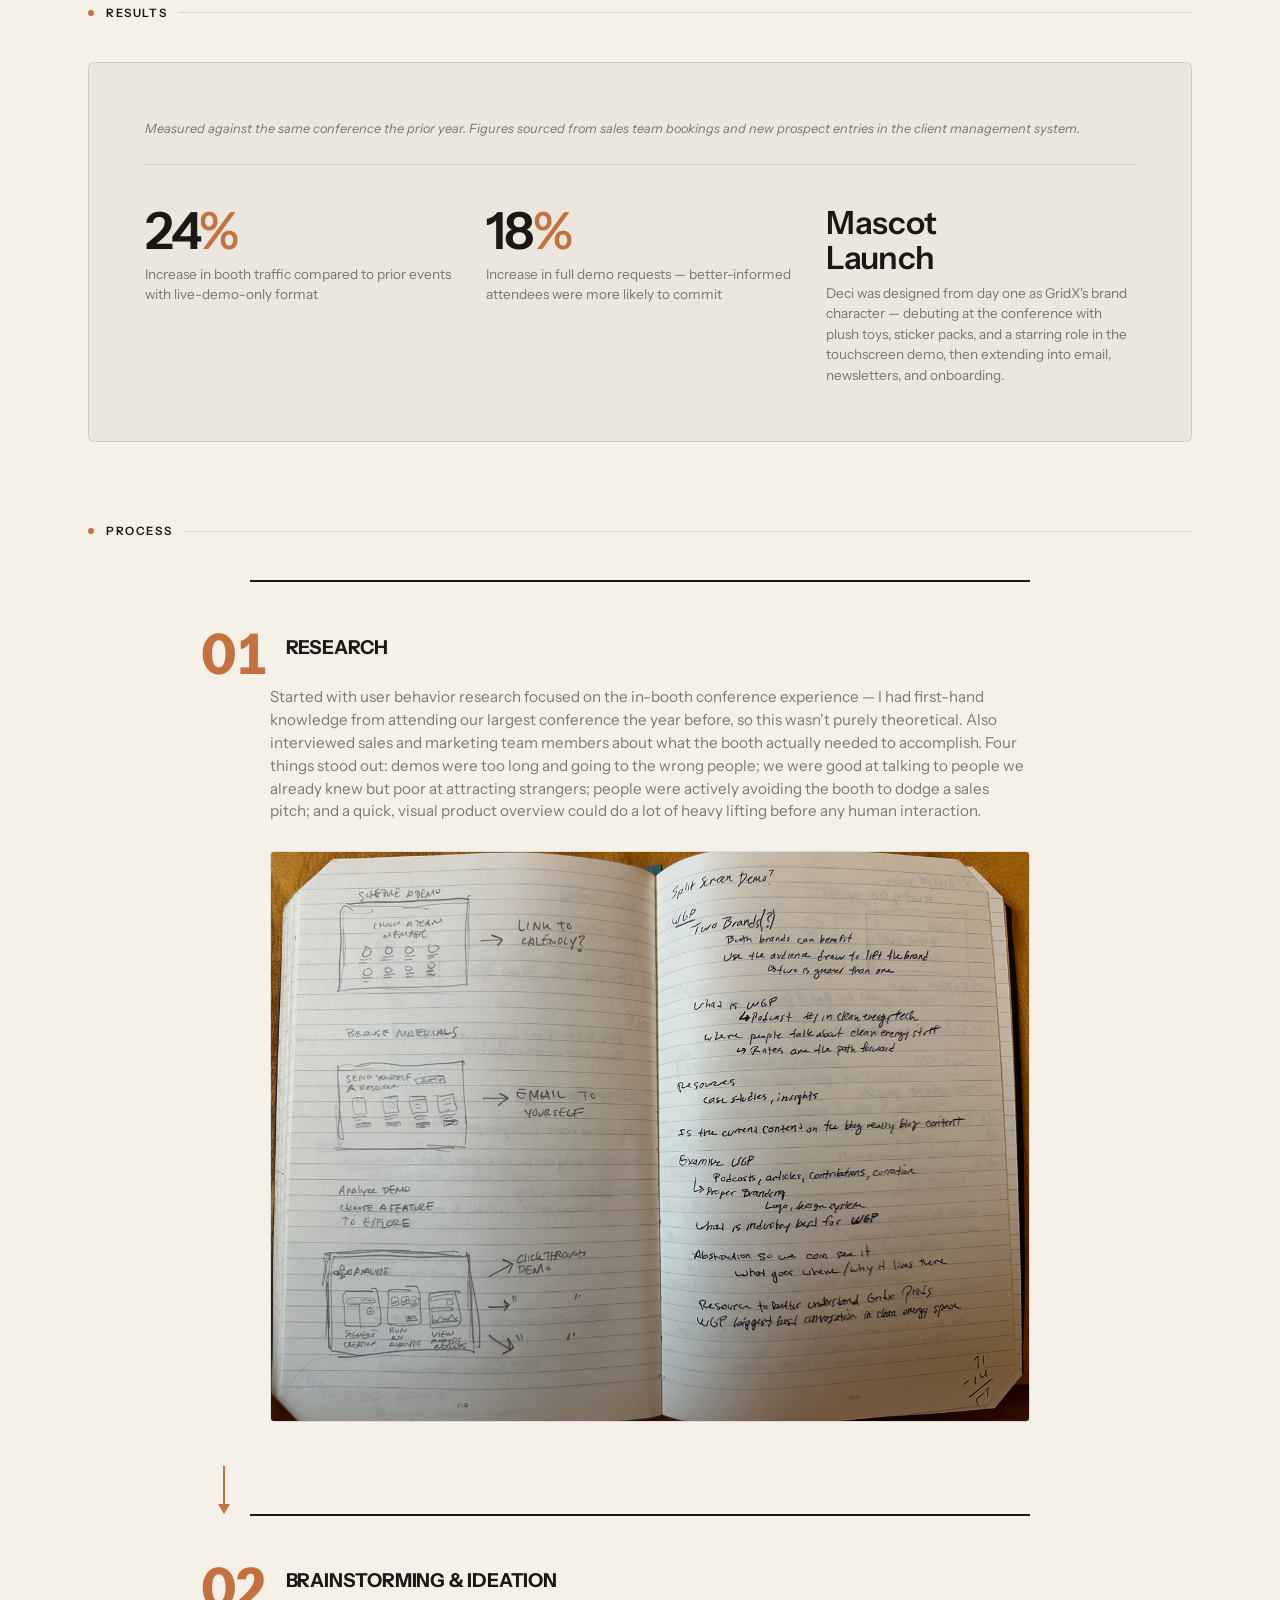
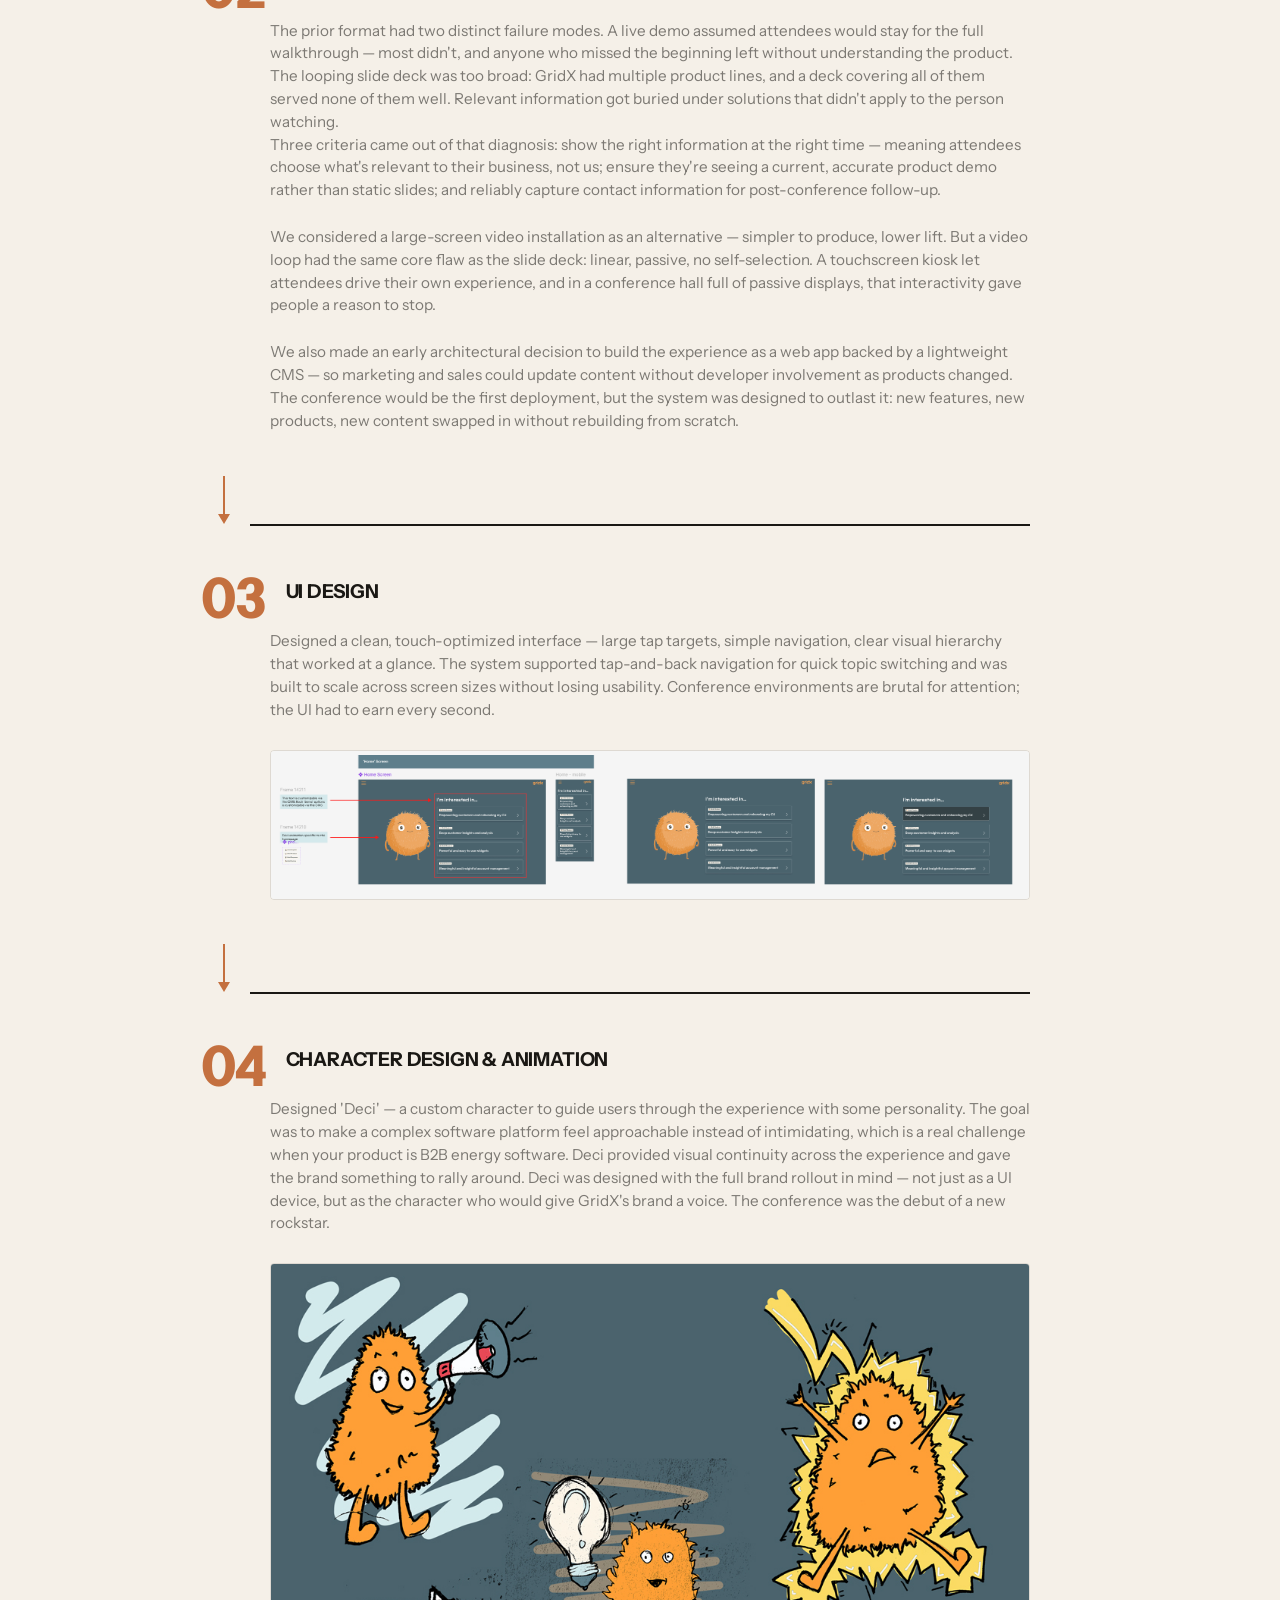
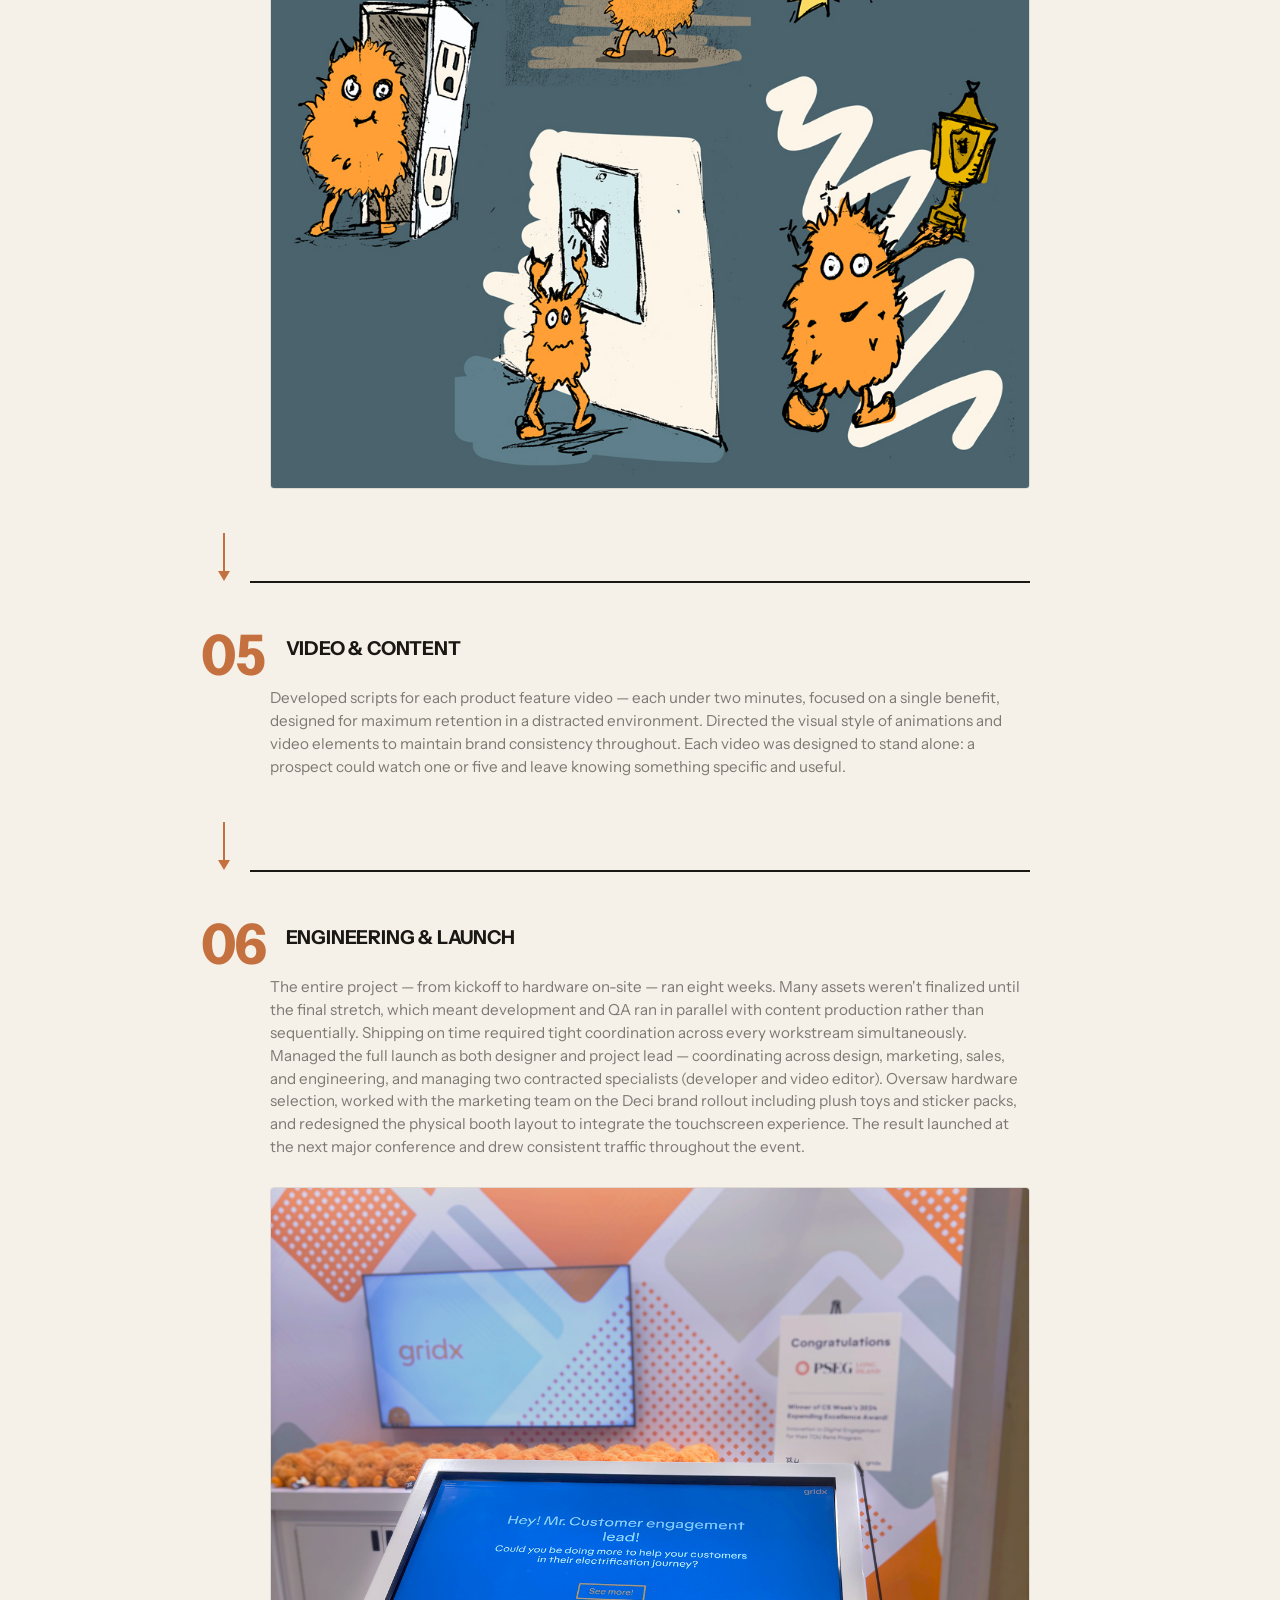
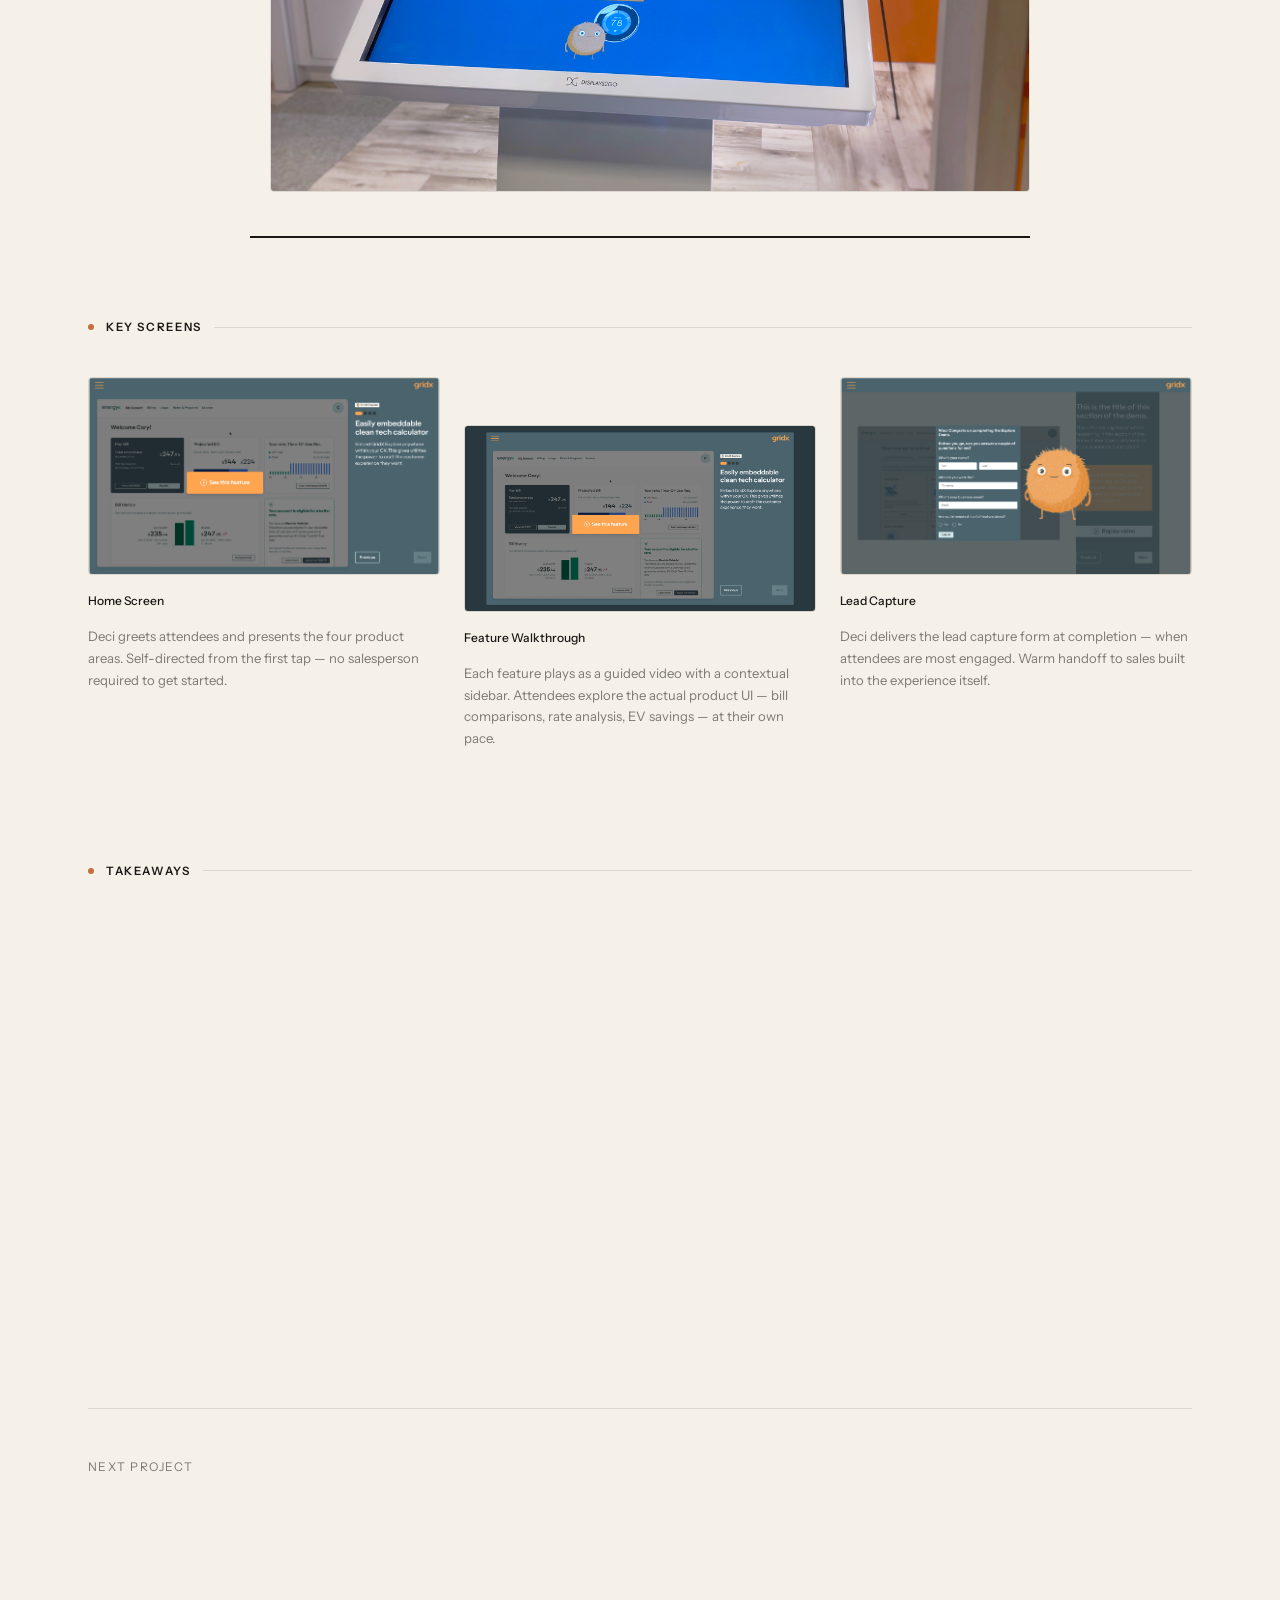
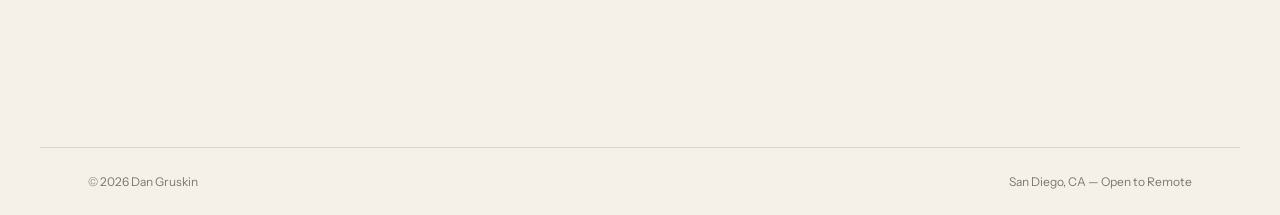
<file: gridx-touchscreen.html>
<!DOCTYPE html>
<html lang="en">
<head>
  <meta charset="UTF-8" />
  <meta name="viewport" content="width=device-width, initial-scale=1.0" />
  <title>GridX Interactive Touchscreen Demo — Dan Gruskin</title>
  <link rel="preconnect" href="https://fonts.googleapis.com" />
  <link rel="preconnect" href="https://fonts.gstatic.com" crossorigin />
  <link href="https://fonts.googleapis.com/css2?family=Instrument+Sans:wght@400;500;600;700&family=Lora:ital,wght@0,400;0,600;1,400;1,600&display=swap" rel="stylesheet" />
  <link rel="stylesheet" href="case-study.css" />
</head>
<body>

  <div class="scroll-progress" id="scroll-progress"></div>
  <div class="bg-gradient"></div>

  <!-- SPLIT HERO -->
  <div class="split-hero">

    <!-- Left text panel -->
    <div class="split-hero-left">
      <div class="sh-top">
        <a href="index.html#work" class="sh-back">← Work</a>
        <div class="sh-eyebrow">Experience Design · Sales Enablement · Clean Energy</div>
        <h1 class="sh-title">GridX Interactive<em>Touchscreen Demo</em></h1>
        <p class="sh-summary">A self-paced touchscreen demo for GridX conference booths — so attendees could explore the product on their own terms, and sales could have conversations instead of monologues.</p>
      </div>
      <div class="sh-meta">
        <div class="sh-meta-row">
          <span class="sh-meta-label">Role</span>
          <span class="sh-meta-value">Lead Experience Designer</span>
        </div>
        <div class="sh-meta-row">
          <span class="sh-meta-label">Year</span>
          <span class="sh-meta-value">2024</span>
        </div>
        <div class="sh-meta-row">
          <span class="sh-meta-label">Team</span>
          <span class="sh-meta-value">Design, Marketing, Sales, Engineering</span>
        </div>
        <div class="sh-meta-row">
          <span class="sh-meta-label">Venue</span>
          <span class="sh-meta-value">Clean Energy Conferences</span>
        </div>
        <div class="sh-meta-row">
          <span class="sh-meta-label">Audience</span>
          <span class="sh-meta-value">Current &amp; Prospective Customers</span>
        </div>
      </div>
    </div>

    <!-- Right bold color panel -->
    <div class="split-hero-right"></div>

    <!-- Floating product screenshot — breaks the grid -->
    <div class="split-hero-img">
      <img src="img/thumbnails/gridx-touchscreen-thumbnails.jpg" alt="GridX Interactive Touchscreen Demo at conference booth" />
    </div>

  </div>

  <!-- PROBLEM -->
  <section class="cs-section">
    <div class="cs-section-label">The Problem</div>
    <div class="cs-problem">
      <div class="cs-problem-statement">
        The GridX booth was great at talking to people who already knew GridX.<em> Everyone else kept walking.</em>
      </div>
      <div class="cs-problem-body">
        <p>Conferences are expensive investments, and for a company in a high-growth period, every touchpoint needed to pull its weight. The marketing team — who owns the conference program — came to design with a clear mandate: get more leads and drive more organic booth traffic. Lead generation had historically been inconsistent; conversations happened, but contact information didn't reliably make it into the system. The opportunity was to fix that structurally — by building lead capture into the experience itself, rather than relying on a salesperson to remember to ask.</p>
        <p>At major clean energy conferences, the primary demo format was a 20–45 minute live walkthrough. That works well for existing customers who want to see what's new. For anyone unfamiliar with GridX, it was a hard sell that most people actively avoided. They'd clock the booth, clock the salesperson, and keep moving.</p>
        <p>The goal was to build something anyone could use on their own terms — no salesperson required to get started. Something that communicated product value quickly, invited exploration, and warmed up prospects before a human conversation happened.</p>
        <p>My role at GridX was Lead Experience Designer, which meant I owned every touchpoint — software, marketing, physical booth. This project lived squarely at the intersection of all three.</p>
      </div>
    </div>
  </section>

  <!-- RESULTS -->
  <section class="cs-section">
    <div class="cs-section-label">Results</div>
    <div class="cs-results">
      <div class="cs-results-preamble">Measured against the same conference the prior year. Figures sourced from sales team bookings and new prospect entries in the client management system.</div>
      <div class="cs-stat">
        <div class="cs-stat-number">24<span>%</span></div>
        <div class="cs-stat-label">Increase in booth traffic compared to prior events with live-demo-only format</div>
      </div>
      <div class="cs-stat">
        <div class="cs-stat-number">18<span>%</span></div>
        <div class="cs-stat-label">Increase in full demo requests — better-informed attendees were more likely to commit</div>
      </div>
      <div class="cs-stat">
        <div class="cs-stat-number" style="font-size: clamp(1.6rem, 2.5vw, 2.2rem); letter-spacing: -0.02em; line-height: 1.1;">Mascot<br>Launch</div>
        <div class="cs-stat-label">Deci was designed from day one as GridX's brand character — debuting at the conference with plush toys, sticker packs, and a starring role in the touchscreen demo, then extending into email, newsletters, and onboarding.</div>
      </div>
    </div>
  </section>

  <!-- PROCESS -->
  <section class="cs-section">
    <div class="cs-section-label">Process</div>
    <div class="cs-process-stack">

      <div class="cs-process-phase">
        <div class="cs-phase-header">
          <div class="cs-phase-num-block" aria-hidden="true">01</div>
          <div class="cs-phase-label">Research</div>
        </div>
        <div class="cs-phase-body">
          Started with user behavior research focused on the in-booth conference experience — I had first-hand knowledge from attending our largest conference the year before, so this wasn't purely theoretical. Also interviewed sales and marketing team members about what the booth actually needed to accomplish. Four things stood out: demos were too long and going to the wrong people; we were good at talking to people we already knew but poor at attracting strangers; people were actively avoiding the booth to dodge a sales pitch; and a quick, visual product overview could do a lot of heavy lifting before any human interaction.
        </div>
        <div class="cs-phase-img">
          <img src="img/touchscreen/gridx-sketching.jpg" alt="Notebook sketches mapping early demo concepts — Schedule a Demo, Browse Materials, and Analyze Demo flows" />
        </div>
      </div>

      <div class="cs-phase-connector" aria-hidden="true"></div>

      <div class="cs-process-phase">
        <div class="cs-phase-header">
          <div class="cs-phase-num-block" aria-hidden="true">02</div>
          <div class="cs-phase-label">Brainstorming &amp; Ideation</div>
        </div>
        <div class="cs-phase-body">
          The prior format had two distinct failure modes. A live demo assumed attendees would stay for the full walkthrough — most didn't, and anyone who missed the beginning left without understanding the product. The looping slide deck was too broad: GridX had multiple product lines, and a deck covering all of them served none of them well. Relevant information got buried under solutions that didn't apply to the person watching.
          <p>Three criteria came out of that diagnosis: show the right information at the right time — meaning attendees choose what's relevant to their business, not us; ensure they're seeing a current, accurate product demo rather than static slides; and reliably capture contact information for post-conference follow-up.</p>
          <p>We considered a large-screen video installation as an alternative — simpler to produce, lower lift. But a video loop had the same core flaw as the slide deck: linear, passive, no self-selection. A touchscreen kiosk let attendees drive their own experience, and in a conference hall full of passive displays, that interactivity gave people a reason to stop.</p>
          <p>We also made an early architectural decision to build the experience as a web app backed by a lightweight CMS — so marketing and sales could update content without developer involvement as products changed. The conference would be the first deployment, but the system was designed to outlast it: new features, new products, new content swapped in without rebuilding from scratch.</p>
        </div>
      </div>

      <div class="cs-phase-connector" aria-hidden="true"></div>

      <div class="cs-process-phase">
        <div class="cs-phase-header">
          <div class="cs-phase-num-block" aria-hidden="true">03</div>
          <div class="cs-phase-label">UI Design</div>
        </div>
        <div class="cs-phase-body">
          Designed a clean, touch-optimized interface — large tap targets, simple navigation, clear visual hierarchy that worked at a glance. The system supported tap-and-back navigation for quick topic switching and was built to scale across screen sizes without losing usability. Conference environments are brutal for attention; the UI had to earn every second.
        </div>
        <div class="cs-phase-img">
          <img src="img/touchscreen/touchscreen-initial-flow.png" alt="Full Figma overview of the touchscreen demo — intro, demo choice, all four product feature sequences, and lead capture" />
        </div>
      </div>

      <div class="cs-phase-connector" aria-hidden="true"></div>

      <div class="cs-process-phase">
        <div class="cs-phase-header">
          <div class="cs-phase-num-block" aria-hidden="true">04</div>
          <div class="cs-phase-label">Character Design &amp; Animation</div>
        </div>
        <div class="cs-phase-body">
          Designed 'Deci' — a custom character to guide users through the experience with some personality. The goal was to make a complex software platform feel approachable instead of intimidating, which is a real challenge when your product is B2B energy software. Deci provided visual continuity across the experience and gave the brand something to rally around. Deci was designed with the full brand rollout in mind — not just as a UI device, but as the character who would give GridX's brand a voice. The conference was the debut of a new rockstar.
        </div>
        <div class="cs-phase-img">
          <img src="img/touchscreen/deci-sketches.jpg" alt="Hand-drawn character explorations for Deci — poses and expressions developed before moving to digital illustration" />
        </div>
      </div>

      <div class="cs-phase-connector" aria-hidden="true"></div>

      <div class="cs-process-phase">
        <div class="cs-phase-header">
          <div class="cs-phase-num-block" aria-hidden="true">05</div>
          <div class="cs-phase-label">Video &amp; Content</div>
        </div>
        <div class="cs-phase-body">
          Developed scripts for each product feature video — each under two minutes, focused on a single benefit, designed for maximum retention in a distracted environment. Directed the visual style of animations and video elements to maintain brand consistency throughout. Each video was designed to stand alone: a prospect could watch one or five and leave knowing something specific and useful.
        </div>
      </div>

      <div class="cs-phase-connector" aria-hidden="true"></div>

      <div class="cs-process-phase">
        <div class="cs-phase-header">
          <div class="cs-phase-num-block" aria-hidden="true">06</div>
          <div class="cs-phase-label">Engineering &amp; Launch</div>
        </div>
        <div class="cs-phase-body">
          The entire project — from kickoff to hardware on-site — ran eight weeks. Many assets weren't finalized until the final stretch, which meant development and QA ran in parallel with content production rather than sequentially. Shipping on time required tight coordination across every workstream simultaneously.
          <p>Managed the full launch as both designer and project lead — coordinating across design, marketing, sales, and engineering, and managing two contracted specialists (developer and video editor). Oversaw hardware selection, worked with the marketing team on the Deci brand rollout including plush toys and sticker packs, and redesigned the physical booth layout to integrate the touchscreen experience. The result launched at the next major conference and drew consistent traffic throughout the event.</p>
        </div>
        <div class="cs-phase-img">
          <img src="img/touchscreen/gridx-booth.jpg" alt="The touchscreen kiosk live at a clean energy conference — Deci on screen, Deci plushies on the counter, PSEG award visible in the background" />
        </div>
      </div>

    </div>
  </section>

  <!-- KEY SCREENS -->
  <div class="feature-callout">
    <div class="cs-section-label">Key Screens</div>
    <div class="feature-callout-grid">
      <div class="feature-card">
        <div class="feature-card-img">
          <img src="img/touchscreen/feature-sequence-home.png" alt="Demo home screen — Deci alongside 'I'm interested in...' product menu" />
        </div>
        <div class="feature-card-label">Home Screen</div>
        <div class="feature-card-desc">Deci greets attendees and presents the four product areas. Self-directed from the first tap — no salesperson required to get started.</div>
      </div>
      <div class="feature-card feature-card--offset">
        <div class="feature-card-img">
          <img src="img/touchscreen/feature-sequence-framer.jpg" alt="Feature walkthrough showing GridX Explore with 'See this feature' CTA and contextual sidebar" />
        </div>
        <div class="feature-card-label">Feature Walkthrough</div>
        <div class="feature-card-desc">Each feature plays as a guided video with a contextual sidebar. Attendees explore the actual product UI — bill comparisons, rate analysis, EV savings — at their own pace.</div>
      </div>
      <div class="feature-card">
        <div class="feature-card-img">
          <img src="img/touchscreen/form-sequence.png" alt="Lead capture form with Deci — triggered at demo completion to convert engaged attendees" />
        </div>
        <div class="feature-card-label">Lead Capture</div>
        <div class="feature-card-desc">Deci delivers the lead capture form at completion — when attendees are most engaged. Warm handoff to sales built into the experience itself.</div>
      </div>
    </div>
  </div>

  <!-- CONCLUSION -->
  <section class="cs-section">
    <div class="cs-section-label">Takeaways</div>
    <div class="cs-conclusion">
      <div class="cs-conclusion-heading">
        The best sales tool is one that<em> doesn't feel like a sales tool.</em>
      </div>
      <div class="cs-conclusion-body">
        <p>The interactive demo worked because it respected attendees' time. It didn't ask for anything upfront — it just offered something interesting to explore. That low-pressure entry turned passive observers into informed prospects, which made the downstream sales conversations dramatically more productive.</p>
        <p>The reusable framework ended up being a significant win. Instead of rebuilding from scratch for every conference, the team had a foundation to update and expand. Good design for one event; better design for every event after it.</p>
        <p>And Deci — planned from day one as GridX's brand character — made their conference debut and went on to become the face of the company across email, newsletters, and onboarding. That's one of my favorite things to happen on a project.</p>
      </div>
    </div>
  </section>

  <!-- NEXT PROJECT -->
  <div class="cs-next">
    <div class="cs-next-inner">
      <div class="cs-next-label">Next Project</div>
      <a href="taylor-series-pages.html" class="cs-next-card">
        <div>
          <div class="cs-next-card-title">Taylor Guitars Series Pages</div>
          <div class="cs-next-card-sub">E-commerce · Content Design · Consumer Brand</div>
        </div>
        <div class="cs-next-arrow">→</div>
      </a>
    </div>
  </div>

  <script src="case-study.js"></script>
</body>
</html>
</file>
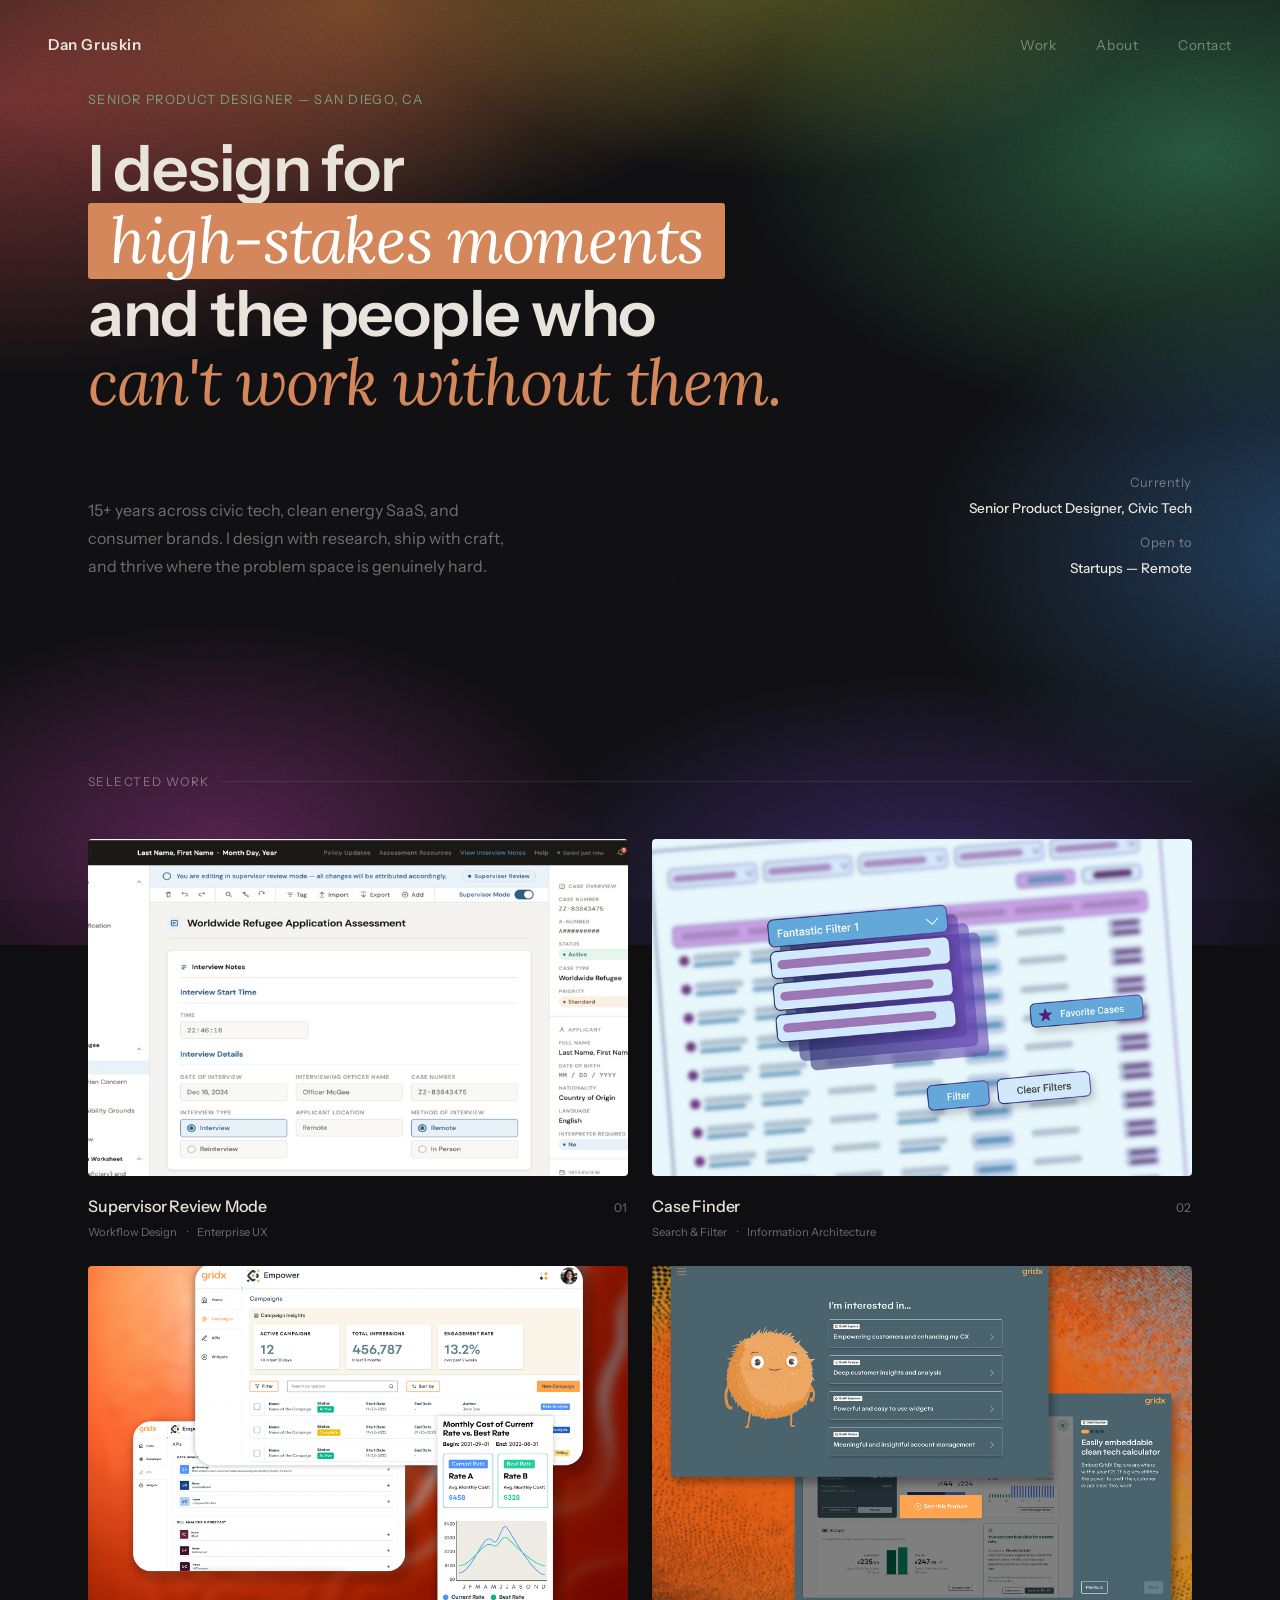
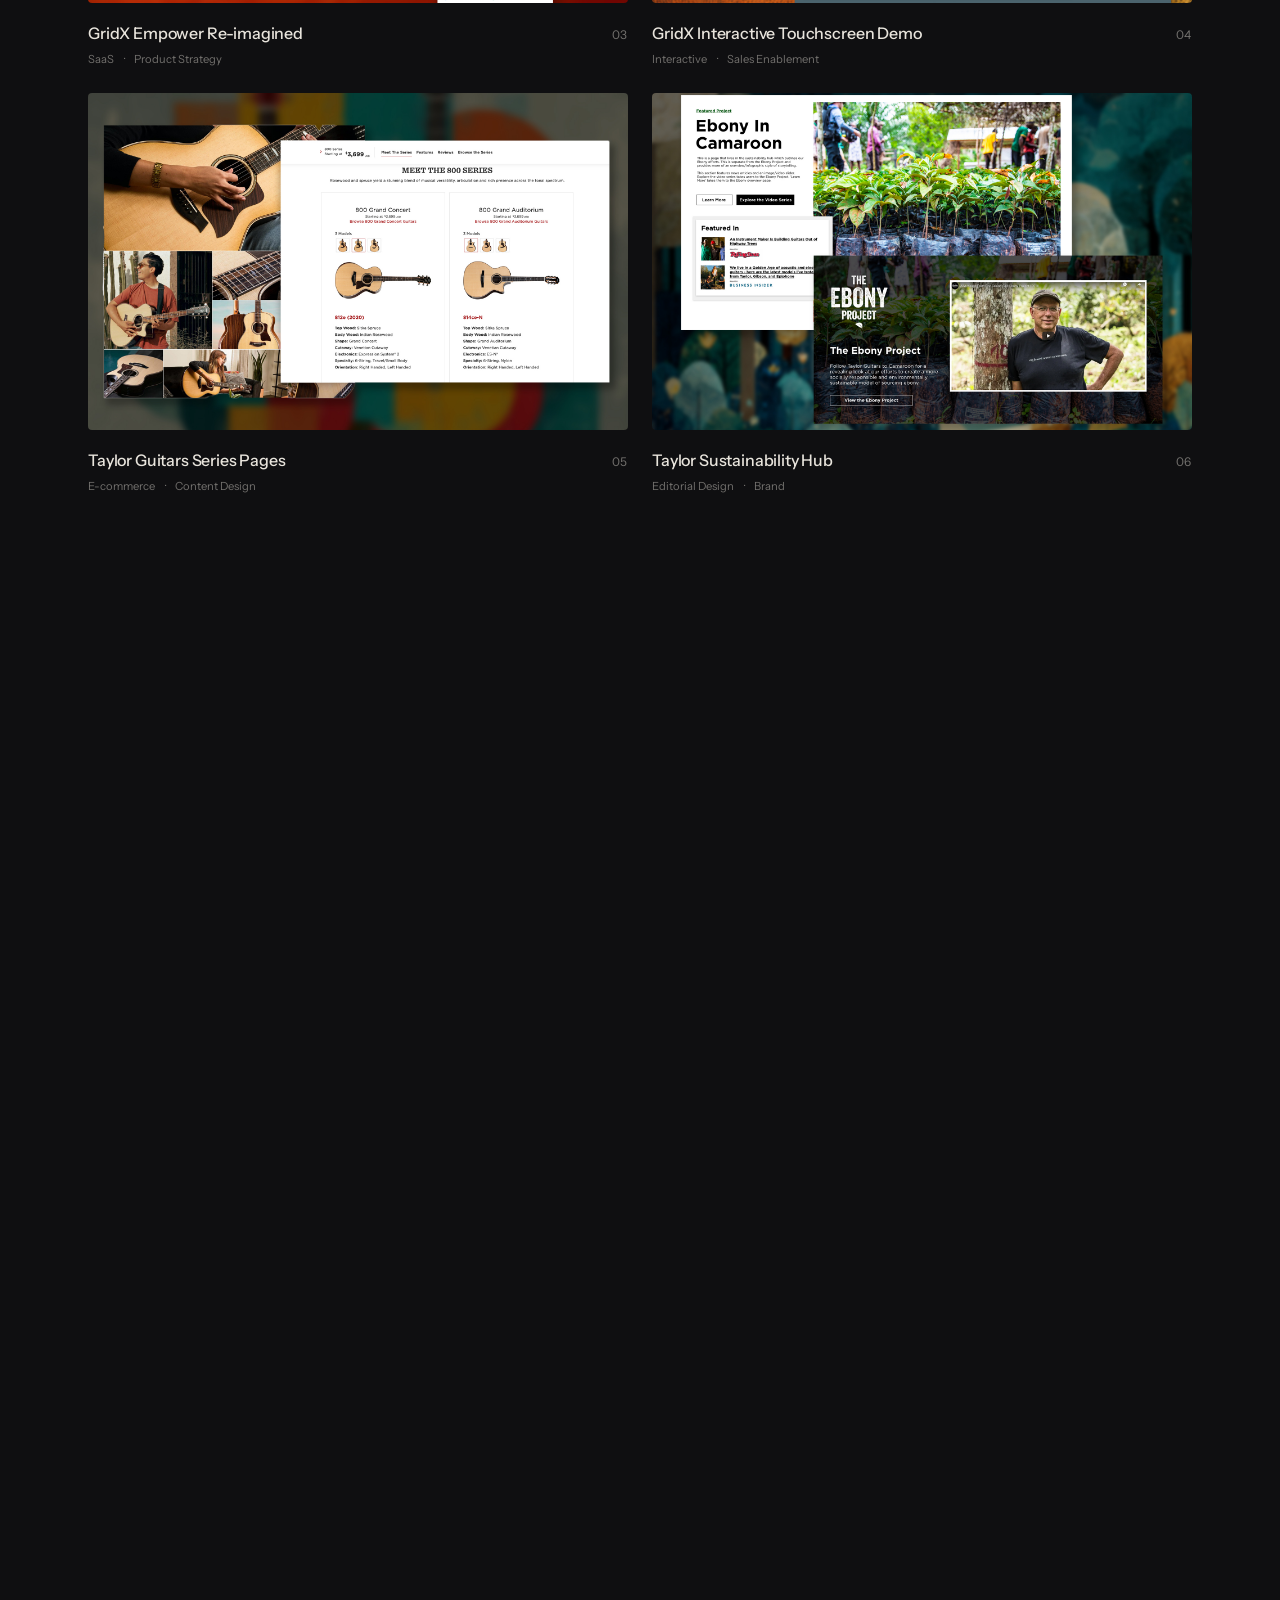
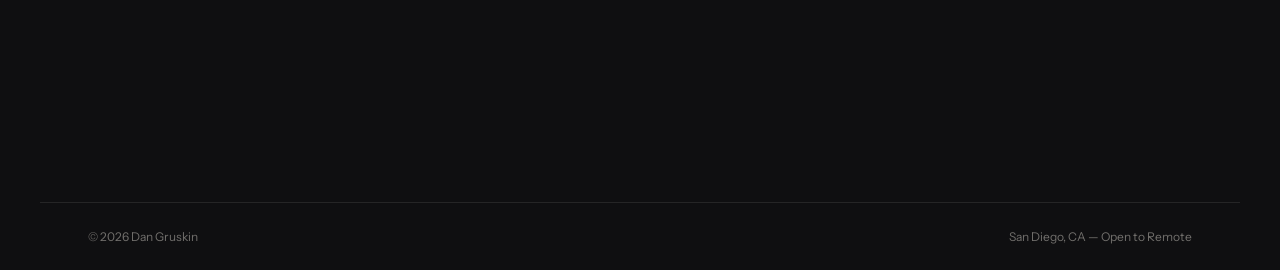
<file: index-dark.html>
<!DOCTYPE html>
<html lang="en">
<head>
  <meta charset="UTF-8" />
  <meta name="viewport" content="width=device-width, initial-scale=1.0" />
  <title>Dan Gruskin — Product Designer</title>
  <link rel="preconnect" href="https://fonts.googleapis.com" />
  <link rel="preconnect" href="https://fonts.gstatic.com" crossorigin />
  <link href="https://fonts.googleapis.com/css2?family=Instrument+Sans:wght@400;500;600;700&family=Lora:ital,wght@0,400;0,600;1,400;1,600&display=swap" rel="stylesheet" />
  <style>
    :root {
      --bg: #0f0f11;
      --fg: #e8e4dc;
      --muted: rgba(232,228,220,0.45);
      --faint: rgba(232,228,220,0.12);
      --accent: #d4875a;
      --accent2: #7b9e87;
      --border: rgba(232,228,220,0.1);
    }

    *, *::before, *::after { box-sizing: border-box; margin: 0; padding: 0; }
    html { scroll-behavior: smooth; }

    body {
      background: var(--bg);
      color: var(--fg);
      font-family: 'Instrument Sans', sans-serif;
      font-weight: 400;
      line-height: 1.6;
      overflow-x: hidden;
    }

    /* GRAIN OVERLAY */
    body::before {
      content: '';
      position: fixed;
      inset: 0;
      z-index: 1;
      pointer-events: none;
      opacity: 0.4;
      background-image: url("data:image/svg+xml,%3Csvg viewBox='0 0 256 256' xmlns='http://www.w3.org/2000/svg'%3E%3Cfilter id='noise'%3E%3CfeTurbulence type='fractalNoise' baseFrequency='0.9' numOctaves='4' stitchTiles='stitch'/%3E%3C/filter%3E%3Crect width='100%25' height='100%25' filter='url(%23noise)' opacity='1'/%3E%3C/svg%3E");
      background-size: 180px 180px;
      mix-blend-mode: overlay;
    }

    /* GRADIENT BG */
    .bg-gradient {
      position: fixed;
      inset: 0;
      z-index: 0;
      pointer-events: none;
      background:
        radial-gradient(ellipse 70% 50% at 5% 15%,  rgba(210, 80,  80,  0.45) 0%, transparent 55%),
        radial-gradient(ellipse 60% 45% at 30% 5%,  rgba(220, 140, 60,  0.40) 0%, transparent 50%),
        radial-gradient(ellipse 55% 45% at 60% 0%,  rgba(190, 200, 60,  0.35) 0%, transparent 50%),
        radial-gradient(ellipse 60% 50% at 90% 20%, rgba(70,  180, 120, 0.40) 0%, transparent 55%),
        radial-gradient(ellipse 55% 50% at 100% 60%,rgba(60,  130, 200, 0.40) 0%, transparent 55%),
        radial-gradient(ellipse 60% 45% at 70% 95%, rgba(100, 70,  200, 0.38) 0%, transparent 50%),
        radial-gradient(ellipse 55% 45% at 20% 90%, rgba(180, 60,  160, 0.38) 0%, transparent 50%),
        #0f0f11;
    }

    nav, section, footer { position: relative; z-index: 2; }

    /* NAV */
    nav {
      display: flex;
      justify-content: space-between;
      align-items: center;
      padding: 2rem 3rem;
    }
    .nav-logo {
      font-weight: 600;
      font-size: 0.95rem;
      letter-spacing: 0.04em;
      color: var(--fg);
      text-decoration: none;
    }
    .nav-links {
      display: flex;
      gap: 2.5rem;
      list-style: none;
    }
    .nav-links a {
      color: var(--muted);
      text-decoration: none;
      font-size: 0.85rem;
      letter-spacing: 0.04em;
      transition: color 0.2s;
    }
    .nav-links a:hover { color: var(--fg); }

    /* HERO */
    .hero {
      min-height: 42vh;
      display: flex;
      flex-direction: column;
      justify-content: flex-end;
      padding: 0 3rem 6rem;
      max-width: 1200px;
      margin: 0 auto;
    }

    .hero-eyebrow {
      font-size: 0.8rem;
      letter-spacing: 0.1em;
      text-transform: uppercase;
      color: var(--accent2);
      margin-bottom: 1.5rem;
      opacity: 0;
      animation: fadeUp 0.7s ease 0.1s forwards;
    }

    .hero-headline {
      font-family: 'Instrument Sans', sans-serif;
      font-size: clamp(2.5rem, 5vw, 5rem);
      font-weight: 600;
      line-height: 1.08;
      letter-spacing: -0.02em;
      max-width: 900px;
      opacity: 0;
      animation: fadeUp 0.7s ease 0.25s forwards;
    }

    .hero-headline em {
      font-family: 'Lora', serif;
      font-style: italic;
      font-weight: 400;
      color: var(--accent);
    }

    .swap-wrapper {
      display: inline-block;
    }

    .swap-text {
      display: inline-block;
      background: var(--accent);
      color: #fff !important;
      padding: 0.05em 0.35em;
      border-radius: 3px;
      transition: opacity 0.35s ease, transform 0.35s ease, background 0.5s ease;
    }

    .swap-text.out {
      opacity: 0;
      transform: translateY(-10px);
    }

    .swap-text.in {
      opacity: 0;
      transform: translateY(10px);
    }

    .hero-bottom {
      display: flex;
      justify-content: space-between;
      align-items: flex-end;
      margin-top: 3.5rem;
      opacity: 0;
      animation: fadeUp 0.7s ease 0.45s forwards;
    }

    .hero-sub {
      font-size: 1rem;
      line-height: 1.75;
      color: var(--muted);
      max-width: 420px;
    }

    .hero-meta {
      text-align: right;
      display: flex;
      flex-direction: column;
      gap: 0.3rem;
    }
    .hero-meta span {
      font-size: 0.8rem;
      color: var(--muted);
      letter-spacing: 0.04em;
    }
    .hero-meta strong {
      font-weight: 500;
      color: var(--fg);
      font-size: 0.85rem;
    }

    /* WORK */
    .work {
      padding: 6rem 3rem;
      max-width: 1200px;
      margin: 0 auto;
    }

    .section-label {
      font-size: 0.75rem;
      letter-spacing: 0.12em;
      text-transform: uppercase;
      color: var(--muted);
      margin-bottom: 3rem;
      display: flex;
      align-items: center;
      gap: 0.75rem;
    }
    .section-label::after {
      content: '';
      flex: 1;
      height: 1px;
      background: var(--border);
    }

    .case-grid {
      display: grid;
      grid-template-columns: 1fr 1fr;
      gap: 1.5rem;
    }

    .case-card {
      text-decoration: none;
      color: var(--fg);
      display: flex;
      flex-direction: column;
      transition: transform 0.3s ease;
    }
    .case-card:hover { transform: translateY(-3px); }

    .case-thumb {
      width: 100%;
      aspect-ratio: 16 / 10;
      border-radius: 4px;
      overflow: hidden;
      position: relative;
      margin-bottom: 1.25rem;
      background: #1a1a1e;
    }

    .case-thumb img {
      width: 100%;
      height: 100%;
      object-fit: cover;
      display: block;
      transition: transform 0.4s ease;
    }

    .case-card:hover .case-thumb img {
      transform: scale(1.03);
    }

    .thumb-overlay {
      position: absolute;
      inset: 0;
      background: rgba(15,15,17,0);
      transition: background 0.3s ease;
      display: flex;
      align-items: flex-end;
      padding: 1.25rem;
    }
    .case-card:hover .thumb-overlay { background: rgba(15,15,17,0.25); }

    .thumb-tag {
      font-size: 0.7rem;
      letter-spacing: 0.08em;
      text-transform: uppercase;
      background: rgba(15,15,17,0.7);
      color: var(--fg);
      padding: 0.3rem 0.6rem;
      border-radius: 2px;
      opacity: 0;
      transform: translateY(4px);
      transition: opacity 0.2s ease, transform 0.2s ease;
    }
    .case-card:hover .thumb-tag { opacity: 1; transform: translateY(0); }

    .case-meta {
      display: flex;
      justify-content: space-between;
      align-items: baseline;
    }

    .case-title {
      font-size: 1rem;
      font-weight: 500;
      letter-spacing: -0.01em;
      line-height: 1.3;
    }

    .case-num {
      font-size: 0.75rem;
      color: var(--muted);
      letter-spacing: 0.06em;
      flex-shrink: 0;
    }

    .case-tags-row {
      display: flex;
      gap: 0.6rem;
      margin-top: 0.4rem;
    }
    .tag {
      font-size: 0.7rem;
      color: var(--muted);
    }
    .tag + .tag::before {
      content: '·';
      margin-right: 0.6rem;
    }

    /* ABOUT */
    .about {
      padding: 6rem 3rem;
      max-width: 1200px;
      margin: 0 auto;
      display: grid;
      grid-template-columns: 1fr 1fr;
      gap: 6rem;
      align-items: start;
    }

    .about-heading {
      font-size: clamp(1.8rem, 3vw, 2.8rem);
      font-weight: 600;
      line-height: 1.15;
      letter-spacing: -0.02em;
      margin-bottom: 1.5rem;
    }
    .about-heading em {
      font-family: 'Lora', serif;
      font-style: italic;
      font-weight: 400;
      color: var(--accent);
    }

    .about-body {
      font-size: 0.95rem;
      line-height: 1.85;
      color: var(--muted);
    }
    .about-body p + p { margin-top: 1rem; }

    .about-list {
      list-style: none;
      display: flex;
      flex-direction: column;
    }
    .about-list li {
      display: flex;
      justify-content: space-between;
      align-items: baseline;
      padding: 1.1rem 0;
      border-bottom: 1px solid var(--border);
      font-size: 0.9rem;
      gap: 1rem;
    }
    .about-list li:first-child { border-top: 1px solid var(--border); }
    .about-list .role { font-weight: 500; flex-shrink: 0; }
    .about-list .co { color: var(--muted); font-size: 0.85rem; flex: 1; text-align: center; }
    .about-list .yr { color: var(--muted); font-size: 0.8rem; letter-spacing: 0.04em; flex-shrink: 0; }

    /* CONTACT */
    .contact {
      padding: 6rem 3rem 8rem;
      max-width: 1200px;
      margin: 0 auto;
    }

    .contact-inner {
      border-top: 1px solid var(--border);
      padding-top: 4rem;
      display: grid;
      grid-template-columns: 1fr 1fr;
      gap: 6rem;
      align-items: start;
    }

    .contact-heading {
      font-size: clamp(2rem, 4vw, 3.5rem);
      font-weight: 600;
      line-height: 1.1;
      letter-spacing: -0.02em;
    }
    .contact-heading em {
      font-family: 'Lora', serif;
      font-style: italic;
      font-weight: 400;
      color: var(--accent);
      display: block;
    }

    .contact-right {
      padding-top: 0.5rem;
      display: flex;
      flex-direction: column;
      gap: 1.25rem;
    }

    .contact-body {
      font-size: 0.95rem;
      line-height: 1.8;
      color: var(--muted);
    }

    .contact-links { display: flex; flex-direction: column; }
    .contact-link {
      display: flex;
      justify-content: space-between;
      align-items: center;
      padding: 1rem 0;
      border-bottom: 1px solid var(--border);
      text-decoration: none;
      color: var(--fg);
      transition: color 0.2s;
    }
    .contact-link:first-child { border-top: 1px solid var(--border); }
    .contact-link:hover { color: var(--accent); }
    .contact-link-label { font-size: 0.85rem; font-weight: 500; }
    .contact-link-value { font-size: 0.8rem; color: var(--muted); transition: color 0.2s; }
    .contact-link:hover .contact-link-value { color: var(--accent); }

    footer {
      padding: 1.5rem 3rem;
      border-top: 1px solid var(--border);
      display: flex;
      justify-content: space-between;
      align-items: center;
      max-width: 1200px;
      margin: 0 auto;
    }
    footer p { font-size: 0.75rem; color: var(--muted); }

    @keyframes fadeUp {
      from { opacity: 0; transform: translateY(18px); }
      to   { opacity: 1; transform: translateY(0); }
    }

    @media (max-width: 860px) {
      nav { padding: 1.5rem; }
      .hero { padding: 0 1.5rem 4rem; }
      .hero-bottom { flex-direction: column; align-items: flex-start; gap: 2rem; }
      .hero-meta { text-align: left; }
      .work { padding: 4rem 1.5rem; }
      .case-grid { grid-template-columns: 1fr; }
      .about { grid-template-columns: 1fr; padding: 4rem 1.5rem; gap: 3rem; }
      .contact { padding: 4rem 1.5rem 6rem; }
      .contact-inner { grid-template-columns: 1fr; gap: 3rem; }
      footer { padding: 1.5rem; flex-direction: column; gap: 0.5rem; text-align: center; }
    }
  </style>
</head>
<body>

  <div class="bg-gradient"></div>

  <nav>
    <a href="#" class="nav-logo">Dan Gruskin</a>
    <ul class="nav-links">
      <li><a href="#work">Work</a></li>
      <li><a href="#about">About</a></li>
      <li><a href="#contact">Contact</a></li>
    </ul>
  </nav>

  <section class="hero">
    <div class="hero-eyebrow">Senior Product Designer — San Diego, CA</div>
    <h1 class="hero-headline">
      I design for <span class="swap-wrapper"><em class="swap-text" id="swapText">high-stakes moments</em></span><br>and the people who<br><em>can't work without them.</em>
    </h1>
    <div class="hero-bottom">
      <p class="hero-sub">
        15+ years across civic tech, clean energy SaaS, and consumer brands. I design with research, ship with craft, and thrive where the problem space is genuinely hard.
      </p>
      <div class="hero-meta">
        <span>Currently</span>
        <strong>Senior Product Designer, Civic Tech</strong>
        <span style="margin-top:0.5rem">Open to</span>
        <strong>Startups — Remote</strong>
      </div>
    </div>
  </section>

  <section class="work" id="work">
    <div class="section-label">Selected Work</div>
    <div class="case-grid">

      <a href="supervisor-review-mode.html" class="case-card">
        <div class="case-thumb">
          <img src="img/thumbnails/supervisor-review-mode.jpg" alt="Supervisor Review Mode" />
          <div class="thumb-overlay"><span class="thumb-tag">Civic Tech</span></div>
        </div>
        <div class="case-meta">
          <div class="case-title">Supervisor Review Mode</div>
          <div class="case-num">01</div>
        </div>
        <div class="case-tags-row">
          <span class="tag">Workflow Design</span>
          <span class="tag">Enterprise UX</span>
        </div>
      </a>

      <a href="#" class="case-card">
        <div class="case-thumb">
          <img src="img/thumbnails/case-finder.avif" alt="Case Finder" />
          <div class="thumb-overlay"><span class="thumb-tag">Civic Tech</span></div>
        </div>
        <div class="case-meta">
          <div class="case-title">Case Finder</div>
          <div class="case-num">02</div>
        </div>
        <div class="case-tags-row">
          <span class="tag">Search & Filter</span>
          <span class="tag">Information Architecture</span>
        </div>
      </a>

      <a href="#" class="case-card">
        <div class="case-thumb">
          <img src="img/thumbnails/empower-thumbnails.jpg" alt="GridX Empower Re-imagined" />
          <div class="thumb-overlay"><span class="thumb-tag">Clean Energy</span></div>
        </div>
        <div class="case-meta">
          <div class="case-title">GridX Empower Re-imagined</div>
          <div class="case-num">03</div>
        </div>
        <div class="case-tags-row">
          <span class="tag">SaaS</span>
          <span class="tag">Product Strategy</span>
        </div>
      </a>

      <a href="#" class="case-card">
        <div class="case-thumb">
          <img src="img/thumbnails/gridx-touchscreen-thumbnails.jpg" alt="GridX Interactive Touchscreen Demo" />
          <div class="thumb-overlay"><span class="thumb-tag">Clean Energy</span></div>
        </div>
        <div class="case-meta">
          <div class="case-title">GridX Interactive Touchscreen Demo</div>
          <div class="case-num">04</div>
        </div>
        <div class="case-tags-row">
          <span class="tag">Interactive</span>
          <span class="tag">Sales Enablement</span>
        </div>
      </a>

      <a href="#" class="case-card">
        <div class="case-thumb">
          <img src="img/thumbnails/series-page-thumbnail.jpg" alt="Taylor Guitars Series Pages" />
          <div class="thumb-overlay"><span class="thumb-tag">Consumer Brand</span></div>
        </div>
        <div class="case-meta">
          <div class="case-title">Taylor Guitars Series Pages</div>
          <div class="case-num">05</div>
        </div>
        <div class="case-tags-row">
          <span class="tag">E-commerce</span>
          <span class="tag">Content Design</span>
        </div>
      </a>

      <a href="#" class="case-card">
        <div class="case-thumb">
          <img src="img/thumbnails/sustainability-hub-thumbnail.jpg" alt="Taylor Sustainability Hub" />
          <div class="thumb-overlay"><span class="thumb-tag">Consumer Brand</span></div>
        </div>
        <div class="case-meta">
          <div class="case-title">Taylor Sustainability Hub</div>
          <div class="case-num">06</div>
        </div>
        <div class="case-tags-row">
          <span class="tag">Editorial Design</span>
          <span class="tag">Brand</span>
        </div>
      </a>

    </div>
  </section>

  <section class="about" id="about">
    <div class="about-left">
      <div class="section-label">About</div>
      <h2 class="about-heading">
        Just a guy who<br>learned Photoshop<br>and turned it into<br><em>a career.</em>
      </h2>
      <div class="about-body">
        <p>I started in web dev and print, moved through creative direction, and landed in product design because that's where design actually changes how people work.</p>
        <p>Today I build tools for asylum and refugee case management — the kind of work where good design isn't a nice-to-have. Previously GridX and Taylor Guitars. Always looking for the next hard problem.</p>
      </div>
    </div>
    <div class="about-right">
      <div class="section-label">Experience</div>
      <ul class="about-list">
        <li>
          <span class="role">Senior Product Designer</span>
          <span class="co">Civic Tech</span>
          <span class="yr">2022 — Now</span>
        </li>
        <li>
          <span class="role">Product Designer</span>
          <span class="co">GridX</span>
          <span class="yr">2019 — 2022</span>
        </li>
        <li>
          <span class="role">Creative Director</span>
          <span class="co">Taylor Guitars</span>
          <span class="yr">2014 — 2019</span>
        </li>
        <li>
          <span class="role">Designer / Developer</span>
          <span class="co">Various</span>
          <span class="yr">2008 — 2014</span>
        </li>
      </ul>
    </div>
  </section>

  <section class="contact" id="contact">
    <div class="contact-inner">
      <div>
        <h2 class="contact-heading">
          Let's work
          <em>together.</em>
        </h2>
      </div>
      <div class="contact-right">
        <p class="contact-body">
          I'm actively looking for my next role at a fast-moving startup. If you're building something that matters and need a designer who can lead, research, and ship — let's talk.
        </p>
        <div class="contact-links">
          <a href="/cdn-cgi/l/email-protection#c5a1a4ab85a1a4aba2b7b0b6aeacabeba6aaa8" class="contact-link">
            <span class="contact-link-label">Email</span>
            <span class="contact-link-value"><span class="__cf_email__" data-cfemail="aacecbc4eacecbc4cdd8dfd9c1c3c484c9c5c7">[email&#160;protected]</span></span>
          </a>
          <a href="https://linkedin.com/in/dangruskin" target="_blank" class="contact-link">
            <span class="contact-link-label">LinkedIn</span>
            <span class="contact-link-value">linkedin.com/in/dangruskin</span>
          </a>
          <a href="https://dangruskin.com" target="_blank" class="contact-link">
            <span class="contact-link-label">Current Site</span>
            <span class="contact-link-value">dangruskin.com</span>
          </a>
        </div>
      </div>
    </div>
  </section>

  <footer>
    <p>© 2026 Dan Gruskin</p>
    <p>San Diego, CA — Open to Remote</p>
  </footer>

  <script>
    // Mouse parallax on background
    const bg = document.querySelector('.bg-gradient');
    let tx = 0, ty = 0, cx = 0, cy = 0;

    document.addEventListener('mousemove', e => {
      tx = (e.clientX / window.innerWidth  - 0.5) * 40;
      ty = (e.clientY / window.innerHeight - 0.5) * 40;
    });

    (function animateBg() {
      cx += (tx - cx) * 0.05;
      cy += (ty - cy) * 0.05;
      if (bg) bg.style.transform = `translate(${cx}px, ${cy}px) scale(1.1)`;
      requestAnimationFrame(animateBg);
    })();

    // Word swap animation
    const swapText = document.getElementById('swapText');
    const phrases = ['high-stakes moments', 'messy systems', 'complex workflows'];
    const colors = ['#d4875a', '#7b9e87', '#8a7fc0'];
    let current = 0;

    if (swapText) {
      swapText.style.background = colors[0];

      setInterval(() => {
        swapText.classList.add('out');
        setTimeout(() => {
          current = (current + 1) % phrases.length;
          swapText.textContent = phrases[current];
          swapText.style.background = colors[current];
          swapText.classList.remove('out');
          swapText.classList.add('in');
          requestAnimationFrame(() => requestAnimationFrame(() => {
            swapText.classList.remove('in');
          }));
        }, 350);
      }, 2500);
    }

    // Scroll reveal — use separate transform so parallax doesn't conflict
    const observer = new IntersectionObserver((entries) => {
      entries.forEach(entry => {
        if (entry.isIntersecting) {
          entry.target.style.opacity = '1';
          entry.target.style.transform = 'translateY(0)';
          observer.unobserve(entry.target);
        }
      });
    }, { threshold: 0.08 });

    document.querySelectorAll('.case-card').forEach((el, i) => {
      el.style.opacity = '0';
      el.style.transform = 'translateY(16px)';
      el.style.transition = `opacity 0.5s ease ${i * 0.07}s, transform 0.5s ease ${i * 0.07}s`;
      observer.observe(el);
    });

    document.querySelectorAll('.about-left, .about-right, .contact-inner').forEach((el, i) => {
      el.style.opacity = '0';
      el.style.transform = 'translateY(12px)';
      el.style.transition = `opacity 0.5s ease ${i * 0.1}s, transform 0.5s ease ${i * 0.1}s`;
      observer.observe(el);
    });
  </script>

</body>
</html>
</file>
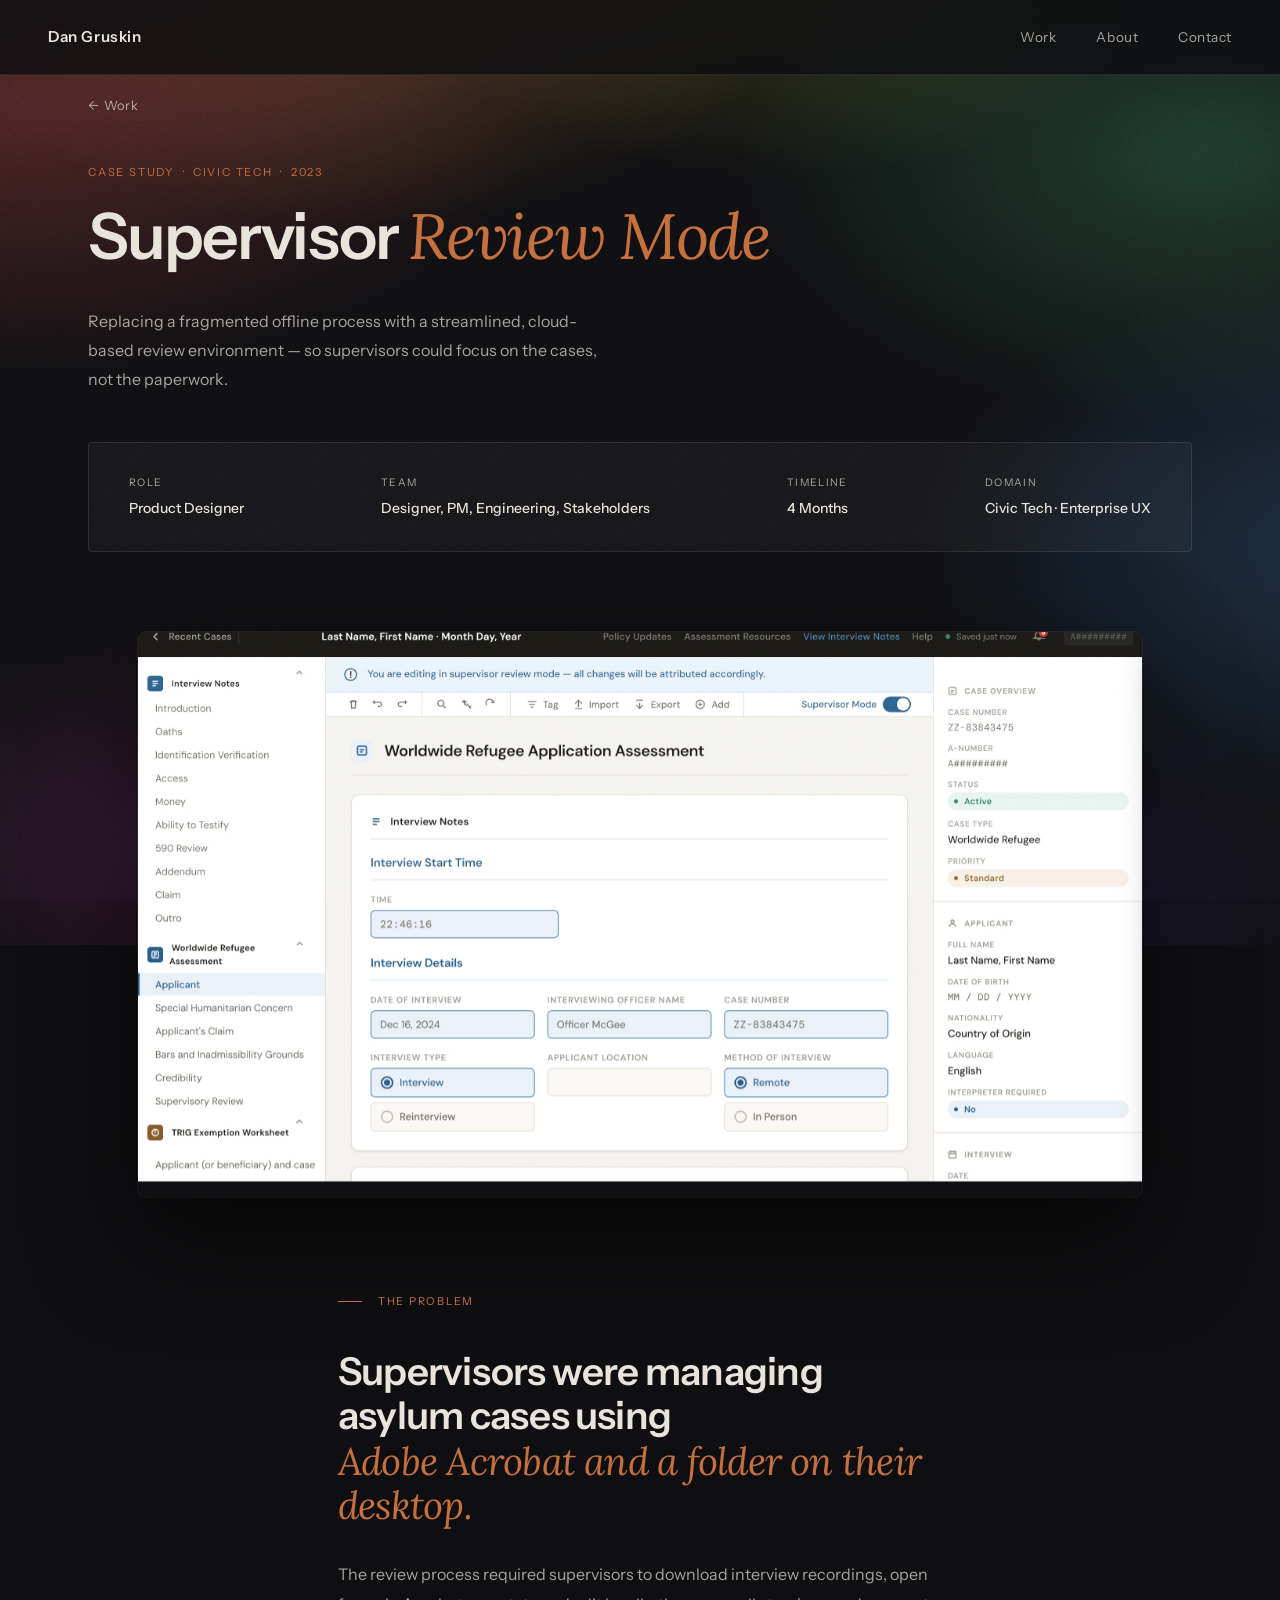
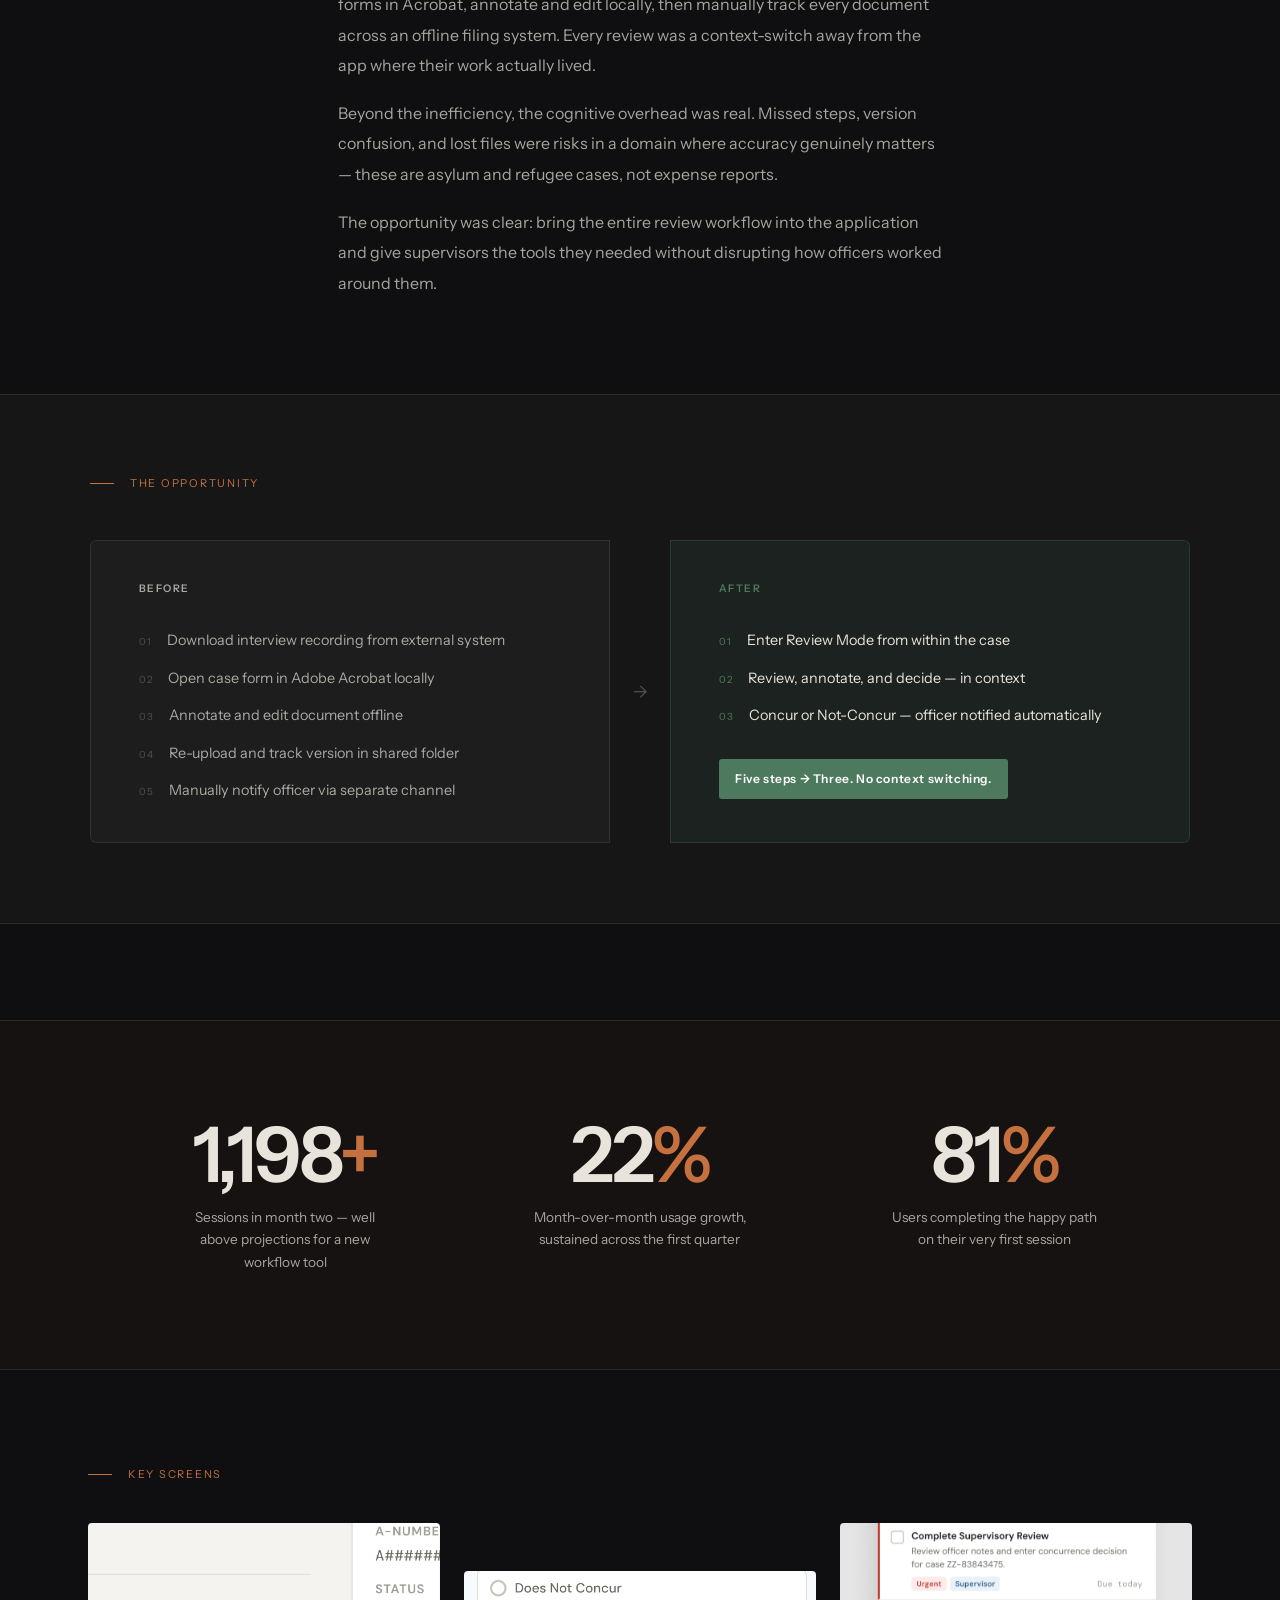
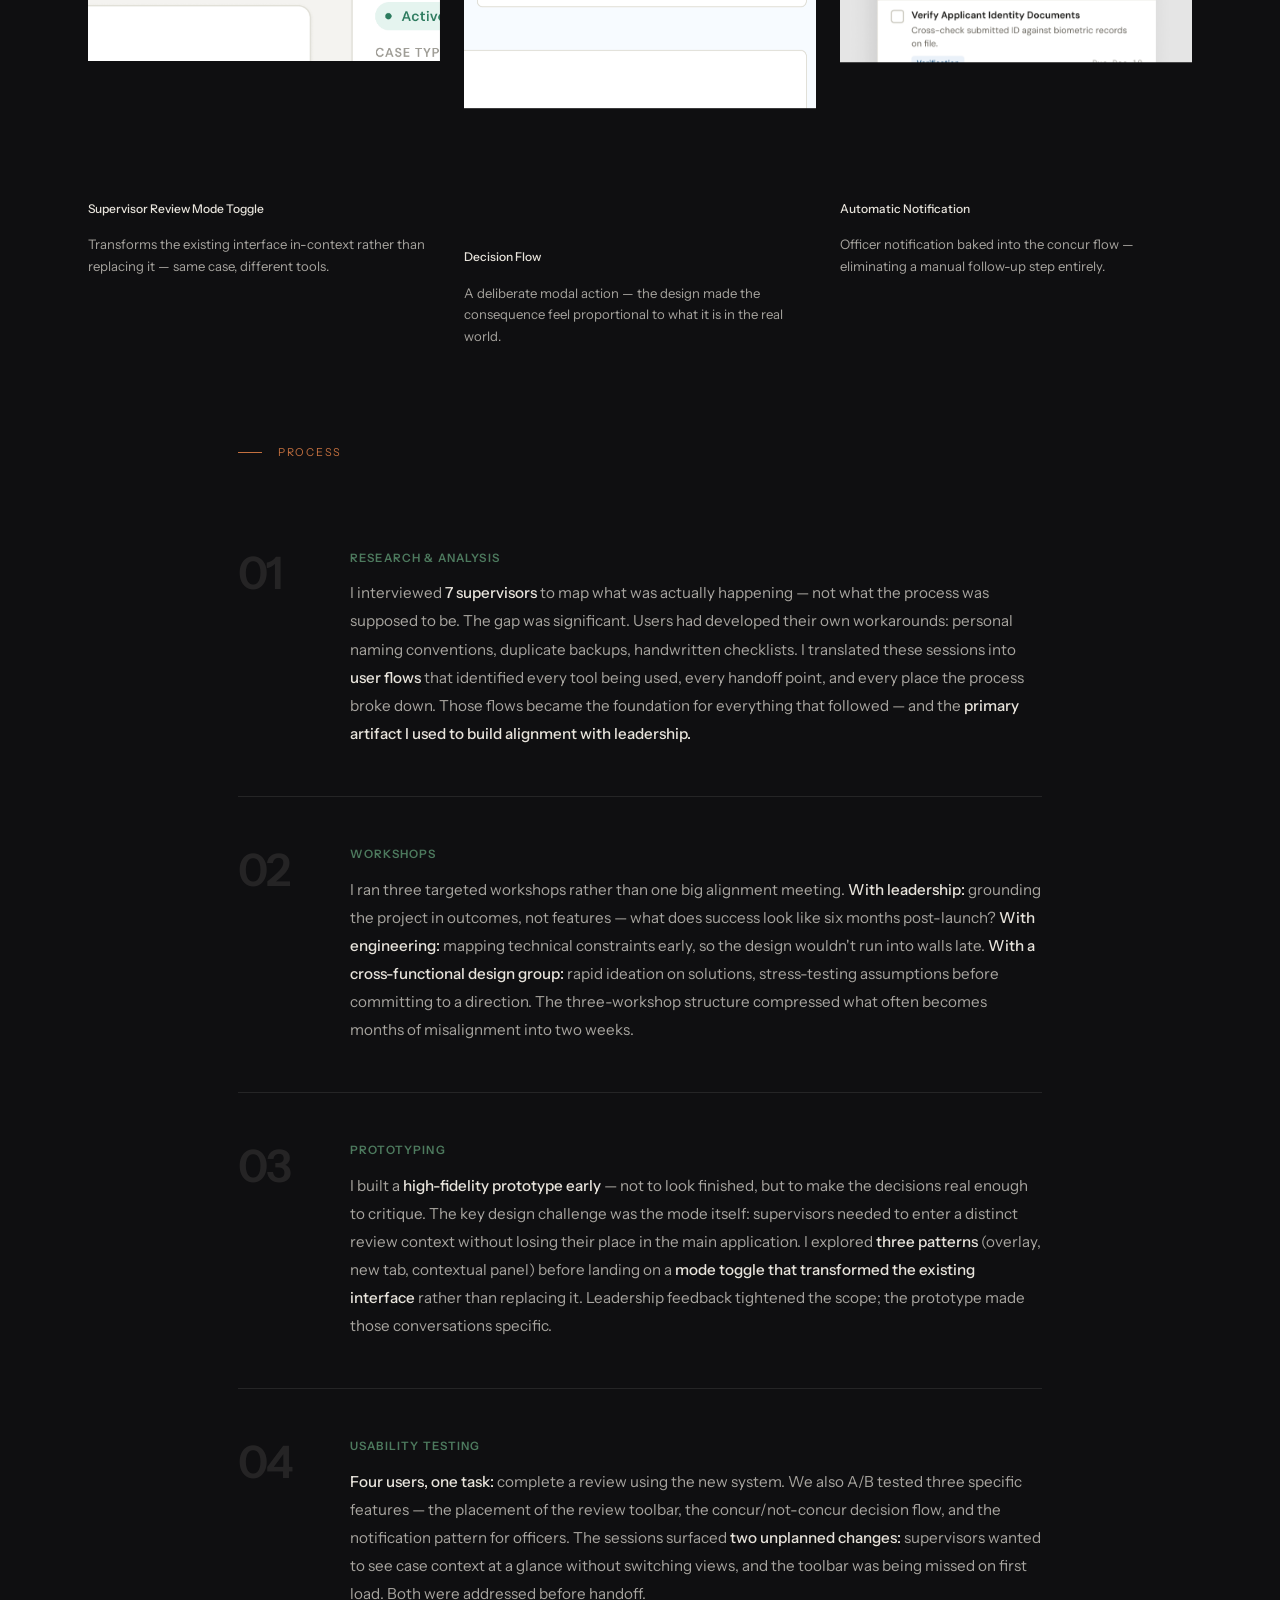
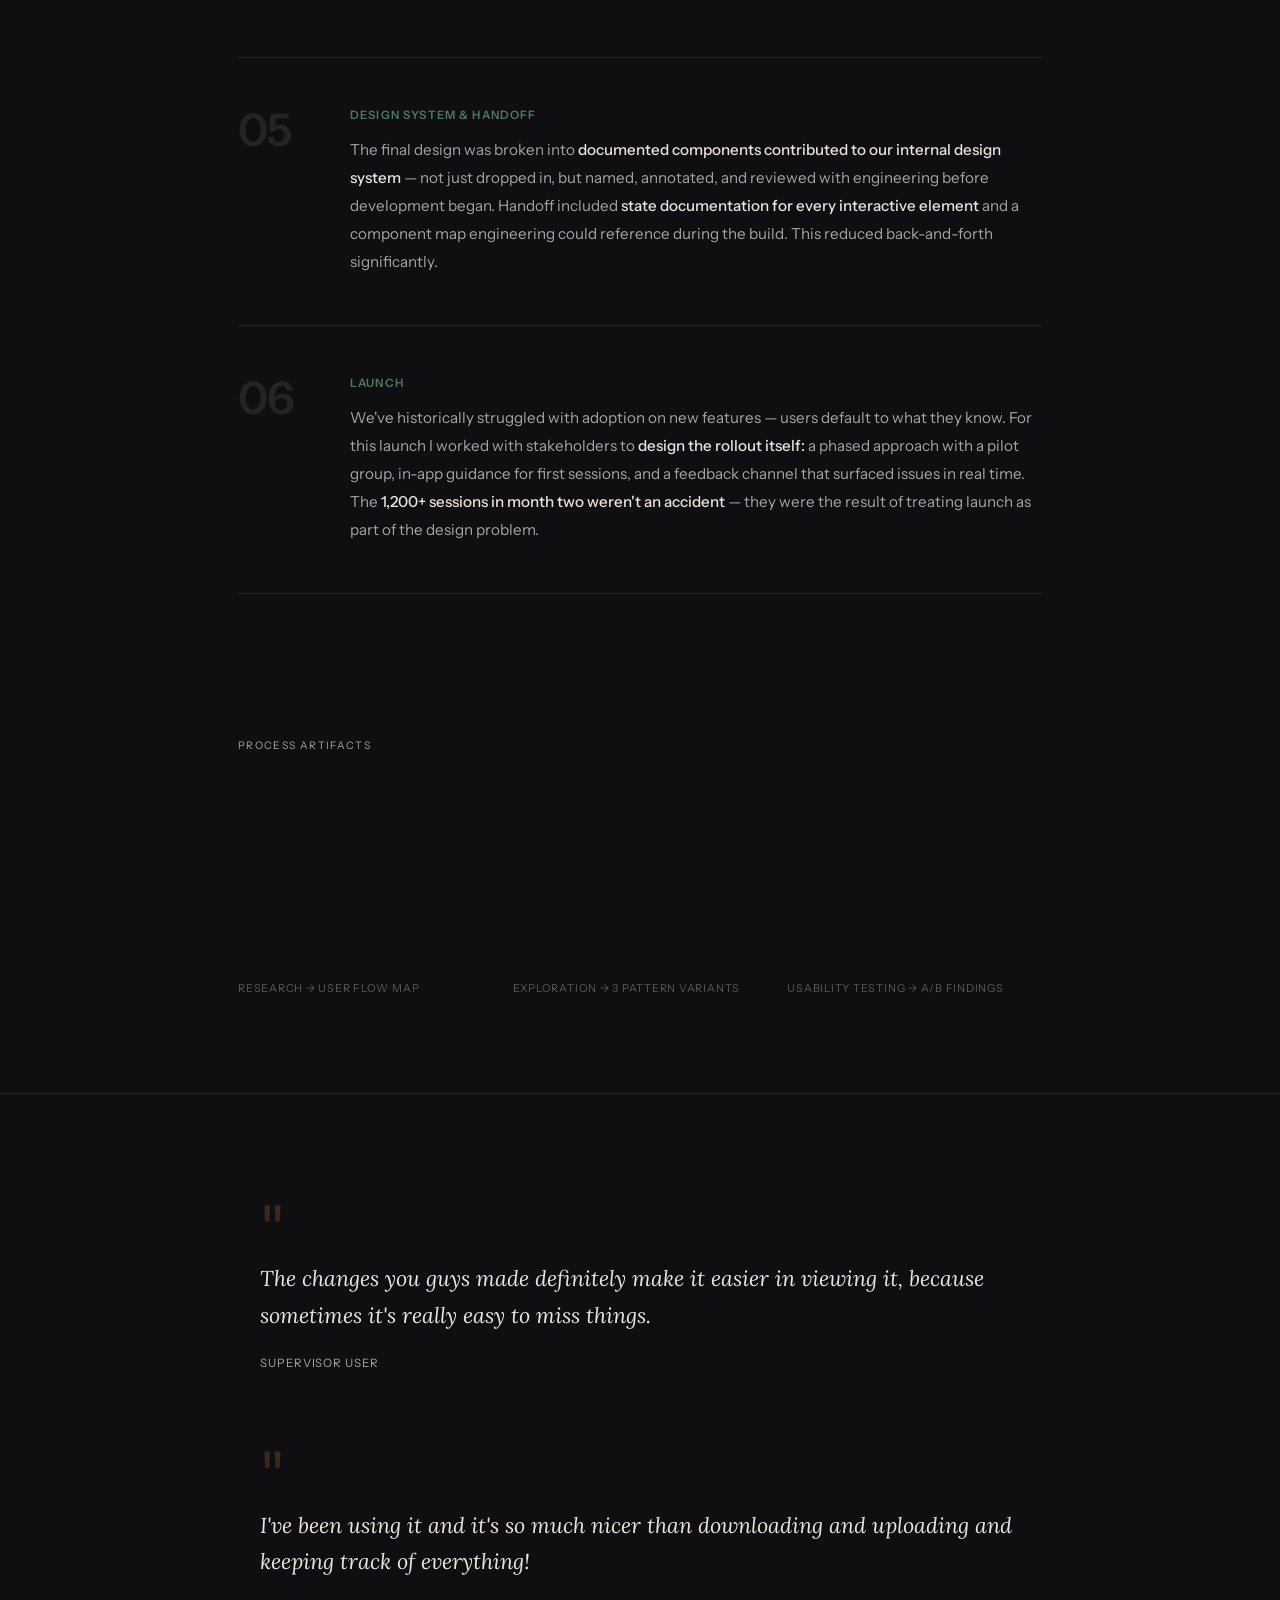
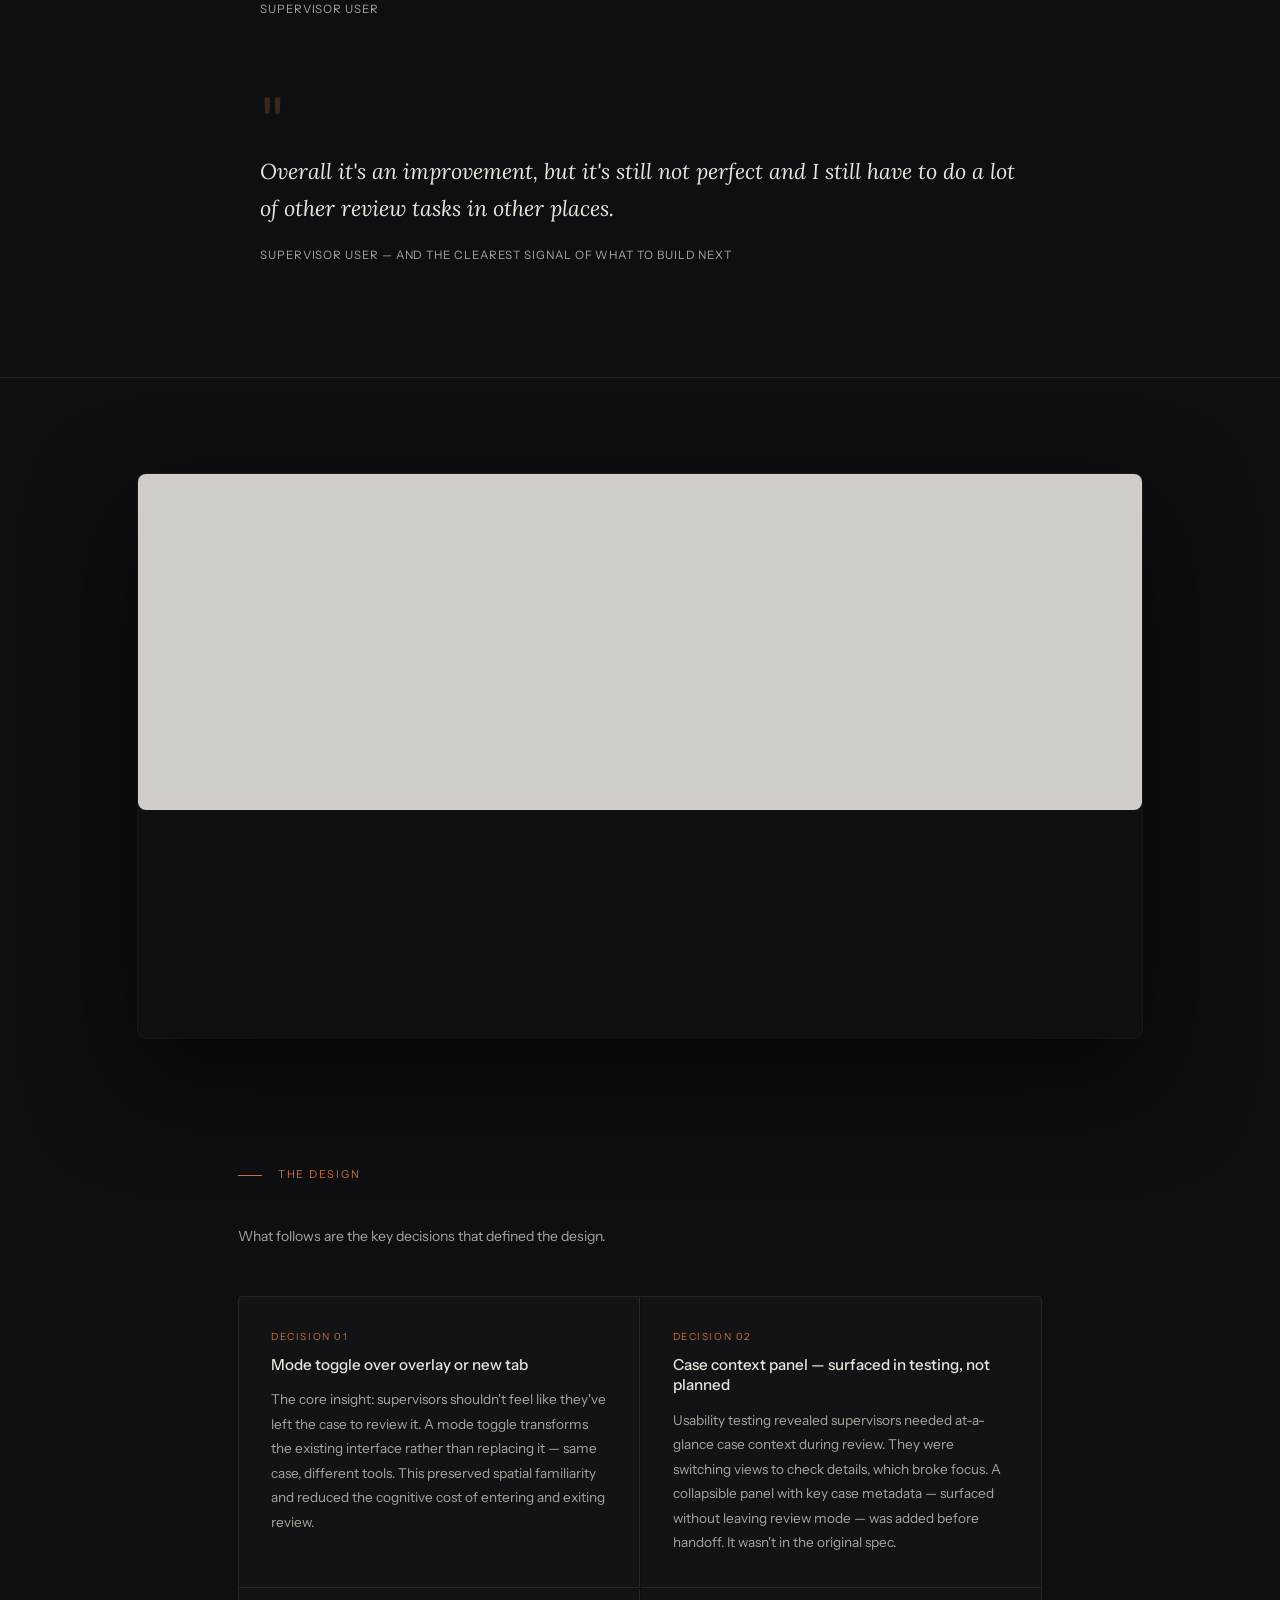
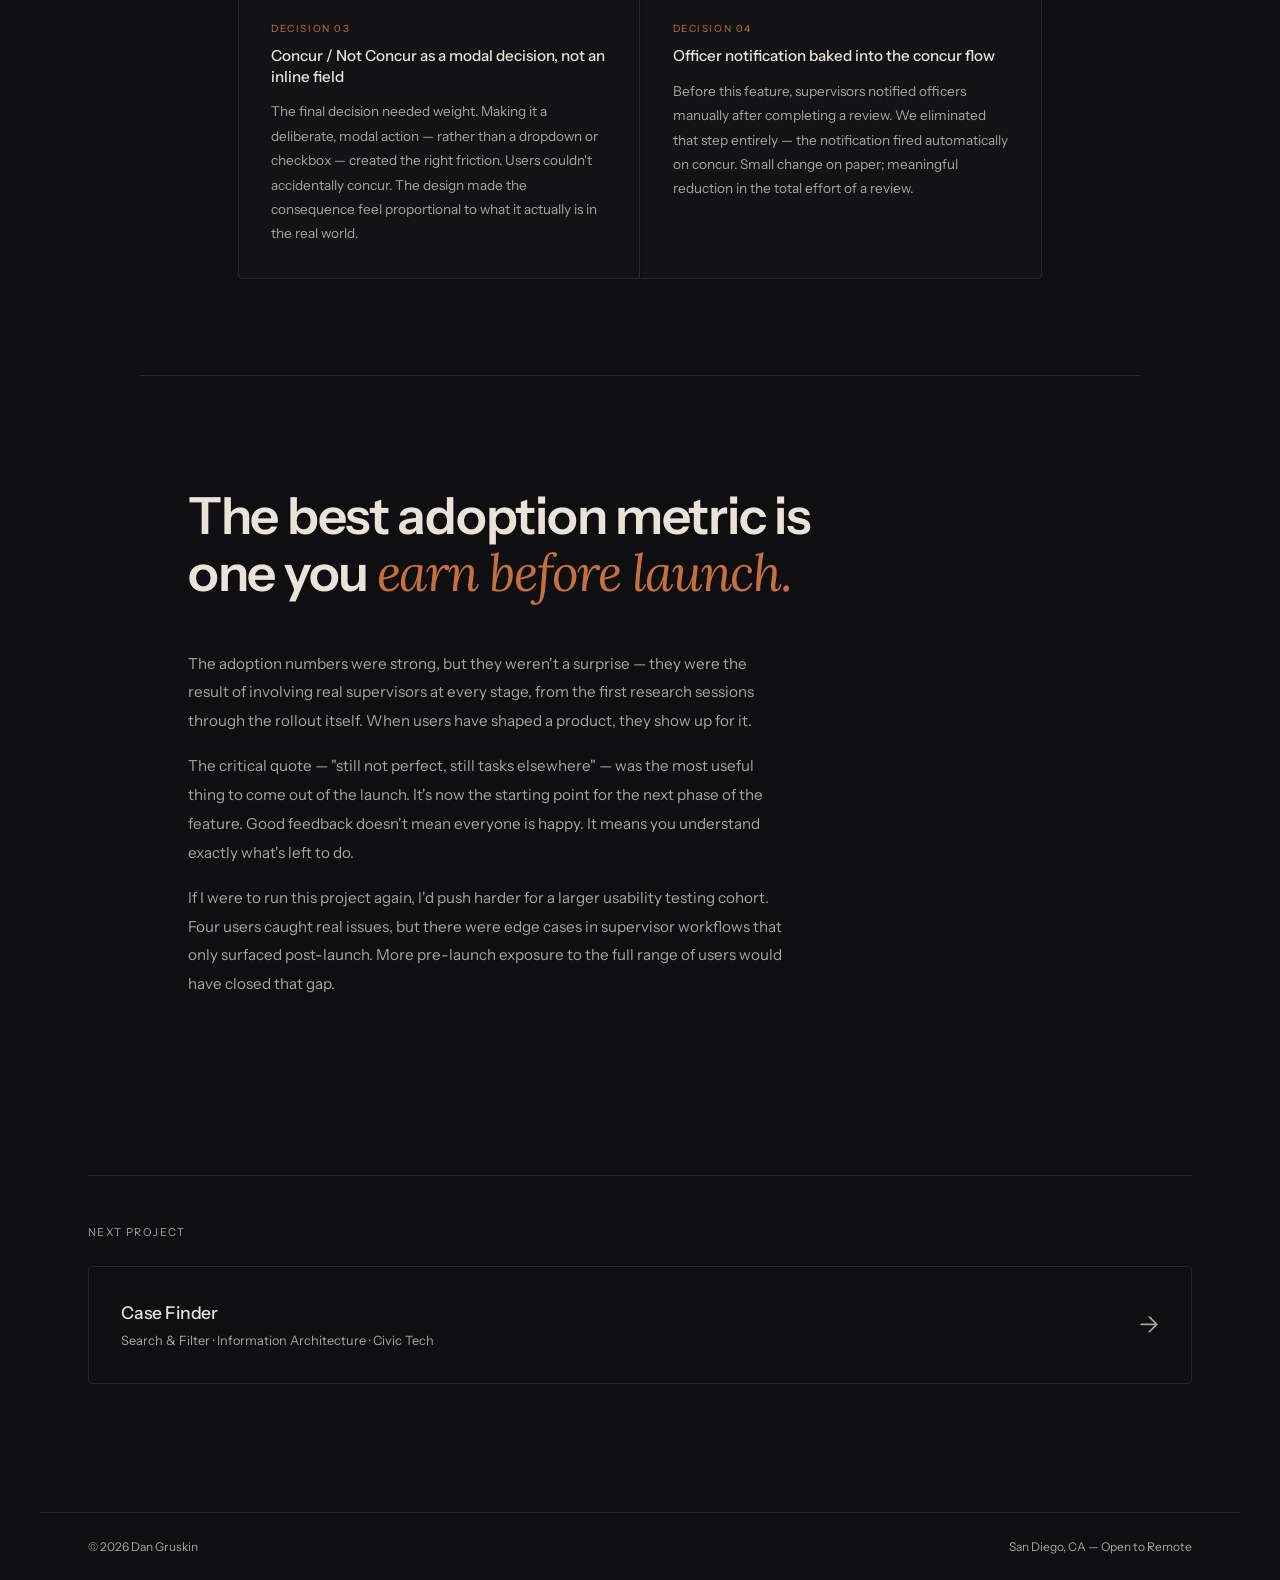
<file: supervisor-review-mode-dark.html>
<!DOCTYPE html>
<html lang="en">
<head>
  <meta charset="UTF-8" />
  <meta name="viewport" content="width=device-width, initial-scale=1.0" />
  <title>Supervisor Review Mode — Dan Gruskin</title>
  <link rel="preconnect" href="https://fonts.googleapis.com" />
  <link rel="preconnect" href="https://fonts.gstatic.com" crossorigin />
  <link href="https://fonts.googleapis.com/css2?family=Instrument+Sans:wght@400;500;600;700&family=Lora:ital,wght@0,400;0,600;1,400;1,600&display=swap" rel="stylesheet" />
  <style>
    :root {
      --bg: #0f0f11;
      --fg: #e8e4dc;
      --muted: rgba(232,228,220,0.7);
      --faint: rgba(232,228,220,0.07);
      --accent: #c4703f;
      --accent2: #4d7a5e;
      --border: rgba(232,228,220,0.1);
    }

    *, *::before, *::after { box-sizing: border-box; margin: 0; padding: 0; }
    html { scroll-behavior: smooth; }

    body {
      background: var(--bg);
      color: var(--fg);
      font-family: 'Instrument Sans', sans-serif;
      font-weight: 400;
      line-height: 1.6;
      overflow-x: hidden;
    }

    /* GRAIN OVERLAY */
    body::before {
      content: '';
      position: fixed;
      inset: 0;
      z-index: 1;
      pointer-events: none;
      opacity: 0.4;
      background-image: url("data:image/svg+xml,%3Csvg viewBox='0 0 256 256' xmlns='http://www.w3.org/2000/svg'%3E%3Cfilter id='noise'%3E%3CfeTurbulence type='fractalNoise' baseFrequency='0.9' numOctaves='4' stitchTiles='stitch'/%3E%3C/filter%3E%3Crect width='100%25' height='100%25' filter='url(%23noise)' opacity='1'/%3E%3C/svg%3E");
      background-size: 180px 180px;
      mix-blend-mode: overlay;
    }

    /* GRADIENT BG */
    .bg-gradient {
      position: fixed;
      inset: 0;
      z-index: 0;
      pointer-events: none;
      background:
        radial-gradient(ellipse 70% 50% at 5% 15%,  rgba(210, 80,  80,  0.3) 0%, transparent 55%),
        radial-gradient(ellipse 60% 45% at 30% 5%,  rgba(220, 140, 60,  0.25) 0%, transparent 50%),
        radial-gradient(ellipse 55% 45% at 60% 0%,  rgba(190, 200, 60,  0.2) 0%, transparent 50%),
        radial-gradient(ellipse 60% 50% at 90% 20%, rgba(70,  180, 120, 0.25) 0%, transparent 55%),
        radial-gradient(ellipse 55% 50% at 100% 60%,rgba(60,  130, 200, 0.25) 0%, transparent 55%),
        radial-gradient(ellipse 60% 45% at 70% 95%, rgba(100, 70,  200, 0.22) 0%, transparent 50%),
        radial-gradient(ellipse 55% 45% at 20% 90%, rgba(180, 60,  160, 0.22) 0%, transparent 50%),
        #0f0f11;
    }

    /* READING PROGRESS */
    .progress-bar {
      position: fixed;
      top: 0;
      left: 0;
      height: 2px;
      width: 0%;
      background: var(--accent);
      z-index: 200;
      transition: width 0.08s linear;
    }

    nav, header, section, footer, .meta-wrap, .flow-diagram,
    .stats-strip, .quote-strip, .decisions-section, .conclusion-section, .cs-next, .img-break, .nda-notice {
      position: relative;
      z-index: 2;
    }

    /* NAV */
    nav {
      position: fixed;
      top: 0;
      left: 0;
      right: 0;
      z-index: 100;
      display: flex;
      justify-content: space-between;
      align-items: center;
      padding: 1.5rem 3rem;
      background: rgba(15,15,17,0.85);
      backdrop-filter: blur(12px);
      -webkit-backdrop-filter: blur(12px);
      border-bottom: 1px solid var(--border);
    }
    .nav-logo {
      font-weight: 600;
      font-size: 0.95rem;
      letter-spacing: 0.04em;
      color: var(--fg);
      text-decoration: none;
    }
    .nav-links {
      display: flex;
      gap: 2.5rem;
      list-style: none;
    }
    .nav-links a {
      color: var(--muted);
      text-decoration: none;
      font-size: 0.85rem;
      letter-spacing: 0.04em;
      transition: color 0.2s;
    }
    .nav-links a:hover { color: var(--fg); }

    /* HERO */
    .hero {
      min-height: 40vh;
      display: flex;
      flex-direction: column;
      justify-content: flex-end;
      padding: 6rem 3rem 3rem;
      max-width: 1200px;
      margin: 0 auto;
    }
    .hero-back {
      font-size: 0.8rem;
      letter-spacing: 0.06em;
      color: var(--muted);
      text-decoration: none;
      display: inline-flex;
      align-items: center;
      gap: 0.5rem;
      margin-bottom: 3rem;
      transition: color 0.2s;
      opacity: 0;
      animation: fadeUp 0.5s ease 0.1s forwards;
    }
    .hero-back:hover { color: var(--fg); }
    .hero-eyebrow {
      font-size: 0.7rem;
      letter-spacing: 0.16em;
      text-transform: uppercase;
      color: var(--accent);
      margin-bottom: 1.5rem;
      opacity: 0;
      animation: fadeUp 0.5s ease 0.2s forwards;
    }
    .hero-title {
      font-size: clamp(2.5rem, 5vw, 5rem);
      font-weight: 600;
      line-height: 0.95;
      letter-spacing: -0.03em;
      opacity: 0;
      animation: fadeUp 0.6s ease 0.3s forwards;
    }
    .hero-title em {
      font-family: 'Lora', serif;
      font-style: italic;
      font-weight: 400;
      color: var(--accent);
    }
    .hero-sub {
      font-size: 1rem;
      line-height: 1.8;
      color: var(--muted);
      max-width: 520px;
      margin-top: 2.5rem;
      opacity: 0;
      animation: fadeUp 0.6s ease 0.45s forwards;
    }
    .hero-scroll {
      margin-top: 4rem;
      display: flex;
      align-items: center;
      gap: 1rem;
      opacity: 0;
      animation: fadeUp 0.5s ease 0.6s forwards;
    }
    .hero-scroll-line {
      width: 40px;
      height: 1px;
      background: rgba(232,228,220,0.25);
    }
    .hero-scroll-label {
      font-size: 0.68rem;
      letter-spacing: 0.14em;
      text-transform: uppercase;
      color: var(--muted);
    }

    /* META BAR */
    .meta-wrap {
      padding: 0 3rem 5rem;
      max-width: 1200px;
      margin: 0 auto;
    }
    .meta-bar {
      display: flex;
      justify-content: space-between;
      padding: 2rem 2.5rem;
      border: 1px solid var(--border);
      border-radius: 4px;
      background: rgba(232,228,220,0.04);
    }
    .meta-item {
      display: flex;
      flex-direction: column;
      gap: 0.35rem;
    }
    .meta-label {
      font-size: 0.65rem;
      letter-spacing: 0.13em;
      text-transform: uppercase;
      color: var(--muted);
    }
    .meta-value {
      font-size: 0.875rem;
      font-weight: 500;
      color: var(--fg);
    }

    /* NDA NOTICE */
    .nda-notice {
      max-width: 1200px;
      margin: 0 auto;
      padding: 0 3rem 4rem;
      display: flex;
      align-items: center;
      gap: 0.75rem;
      font-size: 0.8rem;
      color: var(--muted);
      letter-spacing: 0.02em;
    }
    .nda-icon {
      font-size: 0.9rem;
      color: var(--accent);
      flex-shrink: 0;
    }

    /* SECTION EYEBROW */
    .section-eyebrow {
      font-size: 0.68rem;
      letter-spacing: 0.16em;
      text-transform: uppercase;
      color: var(--accent);
      margin-bottom: 2.5rem;
      display: flex;
      align-items: center;
      gap: 1rem;
    }
    .section-eyebrow::before {
      content: '';
      width: 24px;
      height: 1px;
      background: var(--accent);
      flex-shrink: 0;
    }

    /* PROSE COLUMN */
    .prose {
      max-width: 700px;
      margin: 0 auto;
      padding: 0 3rem 6rem;
    }
    .prose-heading {
      font-size: clamp(1.6rem, 3vw, 2.4rem);
      font-weight: 600;
      line-height: 1.15;
      letter-spacing: -0.02em;
      margin-bottom: 2rem;
    }
    .prose-heading em {
      font-family: 'Lora', serif;
      font-style: italic;
      font-weight: 400;
      color: var(--accent);
      display: block;
    }
    .prose-body {
      font-size: 1rem;
      line-height: 1.9;
      color: var(--muted);
    }
    .prose-body p + p { margin-top: 1.1rem; }

    /* FLOW DIAGRAM */
    .flow-diagram {
      margin: 0 0 6rem;
      padding: 5rem 3rem;
      background: rgba(232,228,220,0.03);
      border-top: 1px solid var(--border);
      border-bottom: 1px solid var(--border);
    }
    .flow-diagram-inner {
      max-width: 1100px;
      margin: 0 auto;
    }
    .flow-diagram-header {
      display: flex;
      align-items: baseline;
      justify-content: space-between;
      margin-bottom: 3rem;
    }
    .flow-inner {
      display: grid;
      grid-template-columns: 1fr 60px 1fr;
      gap: 0;
      border-radius: 6px;
      overflow: hidden;
    }
    .flow-col {
      padding: 2.5rem 3rem;
    }
    .flow-col:first-child {
      background: rgba(232,228,220,0.03);
      border: 1px solid var(--border);
      border-radius: 6px 0 0 6px;
    }
    .flow-col:last-child {
      background: rgba(77,122,94,0.12);
      border: 1px solid rgba(77,122,94,0.3);
      border-radius: 0 6px 6px 0;
    }
    .flow-col-label {
      font-size: 0.65rem;
      letter-spacing: 0.14em;
      text-transform: uppercase;
      font-weight: 600;
      margin-bottom: 2rem;
    }
    .flow-col-label.before { color: var(--muted); }
    .flow-col-label.after  { color: var(--accent2); }
    .flow-steps {
      display: flex;
      flex-direction: column;
      gap: 1rem;
    }
    .flow-step {
      font-size: 0.9rem;
      line-height: 1.5;
      color: var(--muted);
      display: flex;
      gap: 1rem;
      align-items: baseline;
    }
    .flow-step-num {
      font-size: 0.62rem;
      color: rgba(232,228,220,0.25);
      flex-shrink: 0;
      letter-spacing: 0.06em;
      padding-top: 0.15rem;
    }
    .flow-step.after-step { color: var(--fg); }
    .flow-step.after-step .flow-step-num { color: var(--accent2); }
    .flow-divider {
      display: flex;
      align-items: center;
      justify-content: center;
    }
    .flow-arrow {
      font-size: 1.1rem;
      color: var(--muted);
      opacity: 0.4;
    }
    .flow-result {
      margin-top: 2rem;
      padding: 0.65rem 1rem;
      border-radius: 3px;
      font-size: 0.75rem;
      font-weight: 600;
      color: #fff;
      background: var(--accent2);
      letter-spacing: 0.05em;
      display: inline-block;
    }

    /* STATS STRIP */
    .stats-strip {
      padding: 6rem 3rem;
      border-top: 1px solid var(--border);
      border-bottom: 1px solid var(--border);
      background: rgba(196,112,63,0.04);
      margin-bottom: 6rem;
    }
    .stats-inner {
      max-width: 1000px;
      margin: 0 auto;
      display: grid;
      grid-template-columns: repeat(3, 1fr);
      gap: 4rem;
      text-align: center;
    }
    .stat-num {
      font-size: clamp(3.5rem, 6vw, 5.5rem);
      font-weight: 600;
      letter-spacing: -0.04em;
      line-height: 1;
      color: var(--fg);
      margin-bottom: 0.75rem;
    }
    .stat-num span { color: var(--accent); }
    .stat-label {
      font-size: 0.85rem;
      color: var(--muted);
      line-height: 1.65;
      max-width: 220px;
      margin: 0 auto;
    }

    /* PROCESS */
    .process-section {
      max-width: 900px;
      margin: 0 auto;
      padding: 0 3rem 6rem;
    }
    .process-phase {
      display: grid;
      grid-template-columns: 72px 1fr;
      gap: 2.5rem;
      padding: 3rem 0;
      border-bottom: 1px solid var(--border);
      align-items: start;
      position: relative;
    }
    .process-phase:first-of-type { border-top: 1px solid var(--border); }
    .phase-num {
      font-size: clamp(2rem, 3.5vw, 3rem);
      font-weight: 600;
      letter-spacing: -0.04em;
      line-height: 1;
      color: rgba(232,228,220,0.1);
      padding-top: 0.15rem;
      transition: color 0.3s ease;
    }
    .process-phase:hover .phase-num { color: var(--accent); }
    .phase-label {
      font-size: 0.72rem;
      letter-spacing: 0.1em;
      text-transform: uppercase;
      color: var(--accent2);
      font-weight: 600;
      margin-bottom: 0.75rem;
      transition: color 0.2s;
    }
    .process-phase:hover .phase-label { color: var(--accent); }
    .phase-body {
      font-size: 0.95rem;
      line-height: 1.85;
      color: var(--muted);
    }
    .phase-body strong { color: var(--fg); font-weight: 500; }

    /* IMAGE PLACEHOLDERS */
    .img-break {
      max-width: 960px;
      margin: 0 auto 6rem;
      padding: 0 3rem;
    }
    .img-placeholder {
      width: 100%;
      aspect-ratio: 16 / 9;
      border-radius: 4px;
      background: #d0cdc8;
      display: flex;
      flex-direction: column;
      align-items: center;
      justify-content: center;
      gap: 0.75rem;
      padding: 2rem;
    }
    .img-placeholder-label {
      font-size: 0.65rem;
      letter-spacing: 0.14em;
      text-transform: uppercase;
      color: rgba(15,15,17,0.45);
    }
    .img-placeholder-prompt {
      font-size: 0.8rem;
      color: rgba(15,15,17,0.3);
      text-align: center;
      max-width: 480px;
      line-height: 1.6;
      font-style: italic;
    }
    .img-placeholder-dims {
      font-size: 0.65rem;
      color: rgba(15,15,17,0.25);
      letter-spacing: 0.08em;
    }

    /* PARALLAX WRAPPER */
    .parallax-wrap {
      overflow: hidden;
      border-radius: 4px;
      position: relative;
    }
    .parallax-wrap > * {
      display: block;
      width: 100%;
      will-change: transform;
    }
    .parallax-wrap > img {
      height: 115%;
      object-fit: cover;
      object-position: top;
      margin-top: 0;
    }

    /* HERO IMAGE SLOT */
    .hero-img-slot {
      max-width: 1100px;
      margin: 0 auto;
      padding: 0 3rem 6rem;
    }
    .hero-img-slot .parallax-wrap {
      border-radius: 8px;
      box-shadow: 0 40px 100px rgba(0,0,0,0.55), 0 0 0 1px rgba(232,228,220,0.07);
    }
    .hero-img-slot .img-placeholder {
      aspect-ratio: 16 / 9;
    }

    /* FEATURE CALLOUT STRIP (3-up staggered) */
    .feature-callout {
      max-width: 1200px;
      margin: 0 auto 6rem;
      padding: 0 3rem;
    }
    .feature-callout-grid {
      display: grid;
      grid-template-columns: 1fr 1fr 1fr;
      gap: 1.5rem;
      align-items: start;
    }
    .feature-card {
      display: flex;
      flex-direction: column;
      gap: 1rem;
    }
    .feature-card:nth-child(2) {
      margin-top: 3rem;
    }
    .feature-card .parallax-wrap {
      border-radius: 4px;
    }
    .feature-card .img-placeholder {
      aspect-ratio: 4 / 3;
    }
    .feature-card-label {
      font-size: 0.75rem;
      font-weight: 500;
      color: var(--fg);
    }
    .feature-card-desc {
      font-size: 0.82rem;
      line-height: 1.65;
      color: var(--muted);
    }

    /* PROCESS ARTIFACT ROW */
    .process-artifacts {
      max-width: 900px;
      margin: 0 auto;
      padding: 3rem 3rem 6rem;
    }
    .process-artifacts-label {
      font-size: 0.65rem;
      letter-spacing: 0.13em;
      text-transform: uppercase;
      color: var(--muted);
      margin-bottom: 1.5rem;
    }
    .process-artifacts-grid {
      display: grid;
      grid-template-columns: 1fr 1fr 1fr;
      gap: 1.25rem;
    }
    .artifact-card {
      display: flex;
      flex-direction: column;
      gap: 0.65rem;
    }
    .artifact-card .img-placeholder {
      aspect-ratio: 4 / 3;
    }
    .artifact-label {
      font-size: 0.68rem;
      letter-spacing: 0.07em;
      text-transform: uppercase;
      color: rgba(232,228,220,0.35);
    }

    /* FINAL POLISH SHOT */
    .final-shot {
      max-width: 1100px;
      margin: 0 auto 8rem;
      padding: 0 3rem;
    }
    .final-shot .parallax-wrap {
      border-radius: 8px;
      box-shadow: 0 40px 100px rgba(0,0,0,0.55), 0 0 0 1px rgba(232,228,220,0.07);
    }
    .final-shot .img-placeholder {
      border-radius: 8px;
      aspect-ratio: 16 / 9;
    }

    /* QUOTE STRIP */
    .quote-strip {
      border-top: 1px solid var(--border);
      border-bottom: 1px solid var(--border);
      padding: 7rem 3rem;
      margin-bottom: 6rem;
    }
    .quotes-inner {
      max-width: 760px;
      margin: 0 auto;
      display: flex;
      flex-direction: column;
      gap: 5rem;
    }
    .quote-mark {
      font-family: 'Lora', serif;
      font-size: 4.5rem;
      line-height: 0.7;
      color: var(--accent);
      opacity: 0.25;
      display: block;
      margin-bottom: 0.25rem;
    }
    .quote-text {
      font-family: 'Lora', serif;
      font-style: italic;
      font-size: clamp(1.1rem, 1.8vw, 1.35rem);
      line-height: 1.7;
      color: var(--fg);
      margin-bottom: 1.25rem;
    }
    .quote-attr {
      font-size: 0.72rem;
      letter-spacing: 0.08em;
      text-transform: uppercase;
      color: var(--muted);
    }

    /* DESIGN DECISIONS */
    .decisions-section {
      max-width: 900px;
      margin: 0 auto;
      padding: 0 3rem 6rem;
    }
    .decisions-nda {
      font-size: 0.875rem;
      color: var(--muted);
      line-height: 1.75;
      max-width: 560px;
      margin-bottom: 3rem;
    }
    .decisions-grid {
      display: grid;
      grid-template-columns: 1fr 1fr;
      gap: 1px;
      border: 1px solid var(--border);
      border-radius: 4px;
      overflow: hidden;
    }
    .decision-card {
      padding: 2rem 2rem;
      background: rgba(232,228,220,0.02);
      border-right: 1px solid var(--border);
      border-bottom: 1px solid var(--border);
      transition: background 0.25s;
    }
    .decision-card:nth-child(even) { border-right: none; }
    .decision-card:nth-last-child(-n+2) { border-bottom: none; }
    .decision-card:hover { background: rgba(196,112,63,0.05); }
    .decision-num {
      font-size: 0.62rem;
      letter-spacing: 0.16em;
      text-transform: uppercase;
      color: var(--accent);
      margin-bottom: 0.6rem;
    }
    .decision-title {
      font-size: 0.95rem;
      font-weight: 500;
      line-height: 1.35;
      margin-bottom: 0.75rem;
      color: var(--fg);
    }
    .decision-body {
      font-size: 0.85rem;
      line-height: 1.8;
      color: var(--muted);
    }

    /* CONCLUSION */
    .conclusion-section {
      border-top: 1px solid var(--border);
      padding: 7rem 3rem;
      max-width: 1000px;
      margin: 0 auto;
    }
    .conclusion-heading {
      font-size: clamp(2rem, 4vw, 3.5rem);
      font-weight: 600;
      line-height: 1.1;
      letter-spacing: -0.025em;
      max-width: 700px;
      margin-bottom: 3rem;
    }
    .conclusion-heading em {
      font-family: 'Lora', serif;
      font-style: italic;
      font-weight: 400;
      color: var(--accent);
    }
    .conclusion-body {
      max-width: 600px;
      font-size: 0.95rem;
      line-height: 1.9;
      color: var(--muted);
    }
    .conclusion-body p + p { margin-top: 1rem; }

    /* NEXT PROJECT */
    .cs-next {
      padding: 4rem 3rem 8rem;
      max-width: 1200px;
      margin: 0 auto;
    }
    .cs-next-inner { border-top: 1px solid var(--border); padding-top: 3rem; }
    .cs-next-label {
      font-size: 0.68rem;
      letter-spacing: 0.13em;
      text-transform: uppercase;
      color: var(--muted);
      margin-bottom: 1.5rem;
    }
    .cs-next-card {
      display: flex;
      justify-content: space-between;
      align-items: center;
      text-decoration: none;
      color: var(--fg);
      padding: 2rem;
      border: 1px solid var(--border);
      border-radius: 4px;
      transition: border-color 0.2s, background 0.2s;
    }
    .cs-next-card:hover {
      border-color: rgba(196,112,63,0.3);
      background: rgba(232,228,220,0.03);
    }
    .cs-next-card-title {
      font-size: 1.1rem;
      font-weight: 500;
      letter-spacing: -0.01em;
    }
    .cs-next-card-sub {
      font-size: 0.8rem;
      color: var(--muted);
      margin-top: 0.25rem;
    }
    .cs-next-arrow {
      font-size: 1.5rem;
      color: var(--muted);
      transition: transform 0.2s, color 0.2s;
    }
    .cs-next-card:hover .cs-next-arrow { transform: translateX(4px); color: var(--fg); }

    footer {
      padding: 1.5rem 3rem;
      border-top: 1px solid var(--border);
      display: flex;
      justify-content: space-between;
      align-items: center;
      max-width: 1200px;
      margin: 0 auto;
    }
    footer p { font-size: 0.75rem; color: var(--muted); }

    @keyframes fadeUp {
      from { opacity: 0; transform: translateY(18px); }
      to   { opacity: 1; transform: translateY(0); }
    }

    @media (max-width: 860px) {
      nav { padding: 1.25rem 1.5rem; }
      .hero { padding: 7rem 1.5rem 4rem; }
      .meta-wrap { padding: 0 1.5rem 4rem; }
      .meta-bar { flex-wrap: wrap; gap: 1.5rem; padding: 1.5rem; }
      .prose { padding: 0 1.5rem 4rem; }
      .flow-diagram { padding: 3rem 1.5rem; margin-bottom: 4rem; }
      .flow-inner { grid-template-columns: 1fr; }
      .flow-col { padding: 2rem 1.5rem; }
      .flow-col:first-child { border-radius: 6px 6px 0 0; border-bottom: none; }
      .flow-col:last-child { border-radius: 0 0 6px 6px; }
      .flow-divider { display: none; }
      .stats-strip { padding: 4rem 1.5rem; margin-bottom: 4rem; }
      .stats-inner { grid-template-columns: 1fr; gap: 2.5rem; }
      .process-section { padding: 0 1.5rem 4rem; }
      .process-phase { grid-template-columns: 48px 1fr; gap: 1.25rem; }
      .phase-num { font-size: 1.75rem; }
      .quote-strip { padding: 4rem 1.5rem; margin-bottom: 4rem; }
      .decisions-section { padding: 0 1.5rem 4rem; }
      .decisions-grid { grid-template-columns: 1fr; }
      .decision-card { border-right: none; }
      .decision-card:nth-last-child(-n+2) { border-bottom: 1px solid var(--border); }
      .decision-card:last-child { border-bottom: none; }
      .conclusion-section { padding: 4rem 1.5rem; }
      .cs-next { padding: 3rem 1.5rem 6rem; }
      footer { padding: 1.5rem; flex-direction: column; gap: 0.5rem; text-align: center; }
      .hero-img-slot { padding: 0 1.5rem 4rem; }
      .feature-callout { padding: 0 1.5rem; margin-bottom: 4rem; }
      .feature-callout-grid { grid-template-columns: 1fr; }
      .feature-card:nth-child(2) { margin-top: 0; }
      .process-artifacts { padding: 2rem 1.5rem 4rem; }
      .process-artifacts-grid { grid-template-columns: 1fr 1fr; gap: 0.75rem; }
      .final-shot { padding: 0 1.5rem; margin-bottom: 5rem; }
    }
  </style>
</head>
<body>

  <div class="bg-gradient"></div>

  <nav>
    <a href="index.html" class="nav-logo">Dan Gruskin</a>
    <ul class="nav-links">
      <li><a href="index.html#work">Work</a></li>
      <li><a href="index.html#about">About</a></li>
      <li><a href="index.html#contact">Contact</a></li>
    </ul>
  </nav>

  <!-- HERO -->
  <header>
    <div class="hero">
      <a href="index.html#work" class="hero-back">← Work</a>
      <div class="hero-eyebrow">Case Study &nbsp;·&nbsp; Civic Tech &nbsp;·&nbsp; 2023</div>
      <h1 class="hero-title">
        Supervisor <em>Review Mode</em>
      </h1>
      <p class="hero-sub">
        Replacing a fragmented offline process with a streamlined, cloud-based review environment — so supervisors could focus on the cases, not the paperwork.
      </p>
    </div>
  </header>

  <!-- META BAR -->
  <div class="meta-wrap">
    <div class="meta-bar">
      <div class="meta-item">
        <span class="meta-label">Role</span>
        <span class="meta-value">Product Designer</span>
      </div>
      <div class="meta-item">
        <span class="meta-label">Team</span>
        <span class="meta-value">Designer, PM, Engineering, Stakeholders</span>
      </div>
      <div class="meta-item">
        <span class="meta-label">Timeline</span>
        <span class="meta-value">4 Months</span>
      </div>
      <div class="meta-item">
        <span class="meta-label">Domain</span>
        <span class="meta-value">Civic Tech · Enterprise UX</span>
      </div>
    </div>
  </div>

  <!-- HERO IMAGE SLOT -->
  <div class="hero-img-slot">
    <div class="parallax-wrap">
      <img src="img/hero-final-ui.jpg" alt="Supervisor Review Mode — full interface" />
    </div>
  </div>

  <!-- PROBLEM -->
  <section class="prose">
    <div class="section-eyebrow">The Problem</div>
    <h2 class="prose-heading">
      Supervisors were managing asylum cases using
      <em>Adobe Acrobat and a folder on their desktop.</em>
    </h2>
    <div class="prose-body">
      <p>The review process required supervisors to download interview recordings, open forms in Acrobat, annotate and edit locally, then manually track every document across an offline filing system. Every review was a context-switch away from the app where their work actually lived.</p>
      <p>Beyond the inefficiency, the cognitive overhead was real. Missed steps, version confusion, and lost files were risks in a domain where accuracy genuinely matters — these are asylum and refugee cases, not expense reports.</p>
      <p>The opportunity was clear: bring the entire review workflow into the application and give supervisors the tools they needed without disrupting how officers worked around them.</p>
    </div>
  </section>

  <!-- BEFORE / AFTER FLOW -->
  <div class="flow-diagram">
    <div class="flow-diagram-inner">
    <div class="flow-diagram-header">
      <div class="section-eyebrow" style="margin-bottom:0;">The Opportunity</div>
    </div>
    <div class="flow-inner">
      <div class="flow-col">
        <div class="flow-col-label before">Before</div>
        <div class="flow-steps">
          <div class="flow-step">
            <span class="flow-step-num">01</span>
            <span>Download interview recording from external system</span>
          </div>
          <div class="flow-step">
            <span class="flow-step-num">02</span>
            <span>Open case form in Adobe Acrobat locally</span>
          </div>
          <div class="flow-step">
            <span class="flow-step-num">03</span>
            <span>Annotate and edit document offline</span>
          </div>
          <div class="flow-step">
            <span class="flow-step-num">04</span>
            <span>Re-upload and track version in shared folder</span>
          </div>
          <div class="flow-step">
            <span class="flow-step-num">05</span>
            <span>Manually notify officer via separate channel</span>
          </div>
        </div>
      </div>
      <div class="flow-divider">
        <span class="flow-arrow">→</span>
      </div>
      <div class="flow-col">
        <div class="flow-col-label after">After</div>
        <div class="flow-steps">
          <div class="flow-step after-step">
            <span class="flow-step-num">01</span>
            <span>Enter Review Mode from within the case</span>
          </div>
          <div class="flow-step after-step">
            <span class="flow-step-num">02</span>
            <span>Review, annotate, and decide — in context</span>
          </div>
          <div class="flow-step after-step">
            <span class="flow-step-num">03</span>
            <span>Concur or Not-Concur — officer notified automatically</span>
          </div>
        </div>
        <div class="flow-result">Five steps → Three. No context switching.</div>
      </div>
    </div>
    </div>
  </div>

  <!-- STATS -->
  <div class="stats-strip">
    <div class="stats-inner">
      <div class="stat">
        <div class="stat-num">1,200<span>+</span></div>
        <div class="stat-label">Sessions in month two — well above projections for a new workflow tool</div>
      </div>
      <div class="stat">
        <div class="stat-num">22<span>%</span></div>
        <div class="stat-label">Month-over-month usage growth, sustained across the first quarter</div>
      </div>
      <div class="stat">
        <div class="stat-num">83<span>%</span></div>
        <div class="stat-label">Users completing the happy path on their very first session</div>
      </div>
    </div>
  </div>

  <!-- FEATURE CALLOUT STRIP -->
  <div class="feature-callout">
    <div class="section-eyebrow">Key Screens</div>
    <div class="feature-callout-grid">
      <div class="feature-card">
        <div class="parallax-wrap">
          <img src="img/feature-mode-toggle.png" alt="Supervisor Review Mode toggle" />
        </div>
        <div class="feature-card-label">Supervisor Review Mode Toggle</div>
        <div class="feature-card-desc">Transforms the existing interface in-context rather than replacing it — same case, different tools.</div>
      </div>
      <div class="feature-card">
        <div class="parallax-wrap">
          <img src="img/feature-concur-flow.png" alt="Concur / Not Concur decision flow" />
        </div>
        <div class="feature-card-label">Decision Flow</div>
        <div class="feature-card-desc">A deliberate modal action — the design made the consequence feel proportional to what it is in the real world.</div>
      </div>
      <div class="feature-card">
        <div class="parallax-wrap">
          <img src="img/feature-notification.png" alt="Officer notification" />
        </div>
        <div class="feature-card-label">Automatic Notification</div>
        <div class="feature-card-desc">Officer notification baked into the concur flow — eliminating a manual follow-up step entirely.</div>
      </div>
    </div>
  </div>

  <!-- PROCESS -->
  <section class="process-section">
    <div class="section-eyebrow">Process</div>

    <div class="process-phase">
      <div class="phase-num">01</div>
      <div class="phase-content">
        <div class="phase-label">Research &amp; Analysis</div>
        <div class="phase-body">
          I interviewed <strong>7 supervisors</strong> to map what was actually happening — not what the process was supposed to be. The gap was significant. Users had developed their own workarounds: personal naming conventions, duplicate backups, handwritten checklists. I translated these sessions into <strong>user flows</strong> that identified every tool being used, every handoff point, and every place the process broke down. Those flows became the foundation for everything that followed — and the <strong>primary artifact I used to build alignment with leadership.</strong>
        </div>
      </div>
    </div>

    <div class="process-phase">
      <div class="phase-num">02</div>
      <div class="phase-content">
        <div class="phase-label">Workshops</div>
        <div class="phase-body">
          I ran three targeted workshops rather than one big alignment meeting. <strong>With leadership:</strong> grounding the project in outcomes, not features — what does success look like six months post-launch? <strong>With engineering:</strong> mapping technical constraints early, so the design wouldn't run into walls late. <strong>With a cross-functional design group:</strong> rapid ideation on solutions, stress-testing assumptions before committing to a direction. The three-workshop structure compressed what often becomes months of misalignment into two weeks.
        </div>
      </div>
    </div>

    <div class="process-phase">
      <div class="phase-num">03</div>
      <div class="phase-content">
        <div class="phase-label">Prototyping</div>
        <div class="phase-body">
          I built a <strong>high-fidelity prototype early</strong> — not to look finished, but to make the decisions real enough to critique. The key design challenge was the mode itself: supervisors needed to enter a distinct review context without losing their place in the main application. I explored <strong>three patterns</strong> (overlay, new tab, contextual panel) before landing on a <strong>mode toggle that transformed the existing interface</strong> rather than replacing it. Leadership feedback tightened the scope; the prototype made those conversations specific.
        </div>
      </div>
    </div>

    <div class="process-phase">
      <div class="phase-num">04</div>
      <div class="phase-content">
        <div class="phase-label">Usability Testing</div>
        <div class="phase-body">
          <strong>Four users, one task:</strong> complete a review using the new system. We also A/B tested three specific features — the placement of the review toolbar, the concur/not-concur decision flow, and the notification pattern for officers. The sessions surfaced <strong>two unplanned changes:</strong> supervisors wanted to see case context at a glance without switching views, and the toolbar was being missed on first load. Both were addressed before handoff.
        </div>
      </div>
    </div>

    <div class="process-phase">
      <div class="phase-num">05</div>
      <div class="phase-content">
        <div class="phase-label">Design System &amp; Handoff</div>
        <div class="phase-body">
          The final design was broken into <strong>documented components contributed to our internal design system</strong> — not just dropped in, but named, annotated, and reviewed with engineering before development began. Handoff included <strong>state documentation for every interactive element</strong> and a component map engineering could reference during the build. This reduced back-and-forth significantly.
        </div>
      </div>
    </div>

    <div class="process-phase">
      <div class="phase-num">06</div>
      <div class="phase-content">
        <div class="phase-label">Launch</div>
        <div class="phase-body">
          We've historically struggled with adoption on new features — users default to what they know. For this launch I worked with stakeholders to <strong>design the rollout itself:</strong> a phased approach with a pilot group, in-app guidance for first sessions, and a feedback channel that surfaced issues in real time. The <strong>1,200+ sessions in month two weren't an accident</strong> — they were the result of treating launch as part of the design problem.
        </div>
      </div>
    </div>
  </section>

  <!-- PROCESS ARTIFACT ROW -->
  <div class="process-artifacts">
    <div class="process-artifacts-label">Process Artifacts</div>
    <div class="process-artifacts-grid">
      <div class="artifact-card">
        <div class="parallax-wrap">
          <div class="img-placeholder">
            <div class="img-placeholder-label">User Flow</div>
            <div class="img-placeholder-dims">4:3</div>
          </div>
        </div>
        <div class="artifact-label">Research → User Flow Map</div>
      </div>
      <div class="artifact-card">
        <div class="parallax-wrap">
          <div class="img-placeholder">
            <div class="img-placeholder-label">Prototype</div>
            <div class="img-placeholder-dims">4:3</div>
          </div>
        </div>
        <div class="artifact-label">Exploration → 3 Pattern Variants</div>
      </div>
      <div class="artifact-card">
        <div class="parallax-wrap">
          <div class="img-placeholder">
            <div class="img-placeholder-label">Testing</div>
            <div class="img-placeholder-dims">4:3</div>
          </div>
        </div>
        <div class="artifact-label">Usability Testing → A/B Findings</div>
      </div>
    </div>
  </div>

  <!-- QUOTES -->
  <div class="quote-strip">
    <div class="quotes-inner">
      <div class="quote-block">
        <span class="quote-mark">"</span>
        <div class="quote-text">The changes you guys made definitely make it easier in viewing it, because sometimes it's really easy to miss things.</div>
        <div class="quote-attr">Supervisor User</div>
      </div>
      <div class="quote-block">
        <span class="quote-mark">"</span>
        <div class="quote-text">I've been using it and it's so much nicer than downloading and uploading and keeping track of everything!</div>
        <div class="quote-attr">Supervisor User</div>
      </div>
      <div class="quote-block">
        <span class="quote-mark">"</span>
        <div class="quote-text">Overall it's an improvement, but it's still not perfect and I still have to do a lot of other review tasks in other places.</div>
        <div class="quote-attr">Supervisor User — and the clearest signal of what to build next</div>
      </div>
    </div>
  </div>

  <!-- FINAL POLISH SHOT -->
  <div class="final-shot">
    <div class="parallax-wrap">
      <div class="img-placeholder">
        <div class="img-placeholder-label">Final Product — Polished Shot</div>
        <div class="img-placeholder-prompt">The finished design at its best angle</div>
        <div class="img-placeholder-dims">16:9 · Recommended 2560×1440</div>
      </div>
    </div>
  </div>

  <!-- DESIGN DECISIONS -->
  <section class="decisions-section">
    <div class="section-eyebrow">The Design</div>
    <p class="decisions-nda">What follows are the key decisions that defined the design.</p>
    <div class="decisions-grid">
      <div class="decision-card">
        <div class="decision-num">Decision 01</div>
        <div class="decision-title">Mode toggle over overlay or new tab</div>
        <div class="decision-body">The core insight: supervisors shouldn't feel like they've left the case to review it. A mode toggle transforms the existing interface rather than replacing it — same case, different tools. This preserved spatial familiarity and reduced the cognitive cost of entering and exiting review.</div>
      </div>
      <div class="decision-card">
        <div class="decision-num">Decision 02</div>
        <div class="decision-title">Case context panel — surfaced in testing, not planned</div>
        <div class="decision-body">Usability testing revealed supervisors needed at-a-glance case context during review. They were switching views to check details, which broke focus. A collapsible panel with key case metadata — surfaced without leaving review mode — was added before handoff. It wasn't in the original spec.</div>
      </div>
      <div class="decision-card">
        <div class="decision-num">Decision 03</div>
        <div class="decision-title">Concur / Not Concur as a modal decision, not an inline field</div>
        <div class="decision-body">The final decision needed weight. Making it a deliberate, modal action — rather than a dropdown or checkbox — created the right friction. Users couldn't accidentally concur. The design made the consequence feel proportional to what it actually is in the real world.</div>
      </div>
      <div class="decision-card">
        <div class="decision-num">Decision 04</div>
        <div class="decision-title">Officer notification baked into the concur flow</div>
        <div class="decision-body">Before this feature, supervisors notified officers manually after completing a review. We eliminated that step entirely — the notification fired automatically on concur. Small change on paper; meaningful reduction in the total effort of a review.</div>
      </div>
    </div>
  </section>

  <!-- CONCLUSION -->
  <section class="conclusion-section">
    <h2 class="conclusion-heading">
      The best adoption metric is one you
      <em>earn before launch.</em>
    </h2>
    <div class="conclusion-body">
      <p>The adoption numbers were strong, but they weren't a surprise — they were the result of involving real supervisors at every stage, from the first research sessions through the rollout itself. When users have shaped a product, they show up for it.</p>
      <p>The critical quote — "still not perfect, still tasks elsewhere" — was the most useful thing to come out of the launch. It's now the starting point for the next phase of the feature. Good feedback doesn't mean everyone is happy. It means you understand exactly what's left to do.</p>
      <p>If I were to run this project again, I'd push harder for a larger usability testing cohort. Four users caught real issues, but there were edge cases in supervisor workflows that only surfaced post-launch. More pre-launch exposure to the full range of users would have closed that gap.</p>
    </div>
  </section>

  <!-- NEXT PROJECT -->
  <div class="cs-next">
    <div class="cs-next-inner">
      <div class="cs-next-label">Next Project</div>
      <a href="case-finder.html" class="cs-next-card">
        <div>
          <div class="cs-next-card-title">Case Finder</div>
          <div class="cs-next-card-sub">Search &amp; Filter · Information Architecture · Civic Tech</div>
        </div>
        <div class="cs-next-arrow">→</div>
      </a>
    </div>
  </div>

  <footer>
    <p>© 2026 Dan Gruskin</p>
    <p>San Diego, CA — Open to Remote</p>
  </footer>

  <script>
    // Reading progress bar
    const progressBar = document.createElement('div');
    progressBar.className = 'progress-bar';
    document.body.prepend(progressBar);
    window.addEventListener('scroll', () => {
      const scrolled = window.scrollY;
      const total = document.documentElement.scrollHeight - window.innerHeight;
      progressBar.style.width = (scrolled / total * 100) + '%';
    }, { passive: true });

    // Background parallax
    const bg = document.querySelector('.bg-gradient');
    let tx = 0, ty = 0, cx = 0, cy = 0;
    document.addEventListener('mousemove', e => {
      tx = (e.clientX / window.innerWidth  - 0.5) * 40;
      ty = (e.clientY / window.innerHeight - 0.5) * 40;
    });
    (function animateBg() {
      cx += (tx - cx) * 0.05;
      cy += (ty - cy) * 0.05;
      if (bg) bg.style.transform = `translate(${cx}px, ${cy}px) scale(1.1)`;
      requestAnimationFrame(animateBg);
    })();

    // Stat counter animation
    function animateStats() {
      const statData = [
        { el: document.querySelector('.stat:nth-child(1) .stat-num'), target: 1200, suffix: '+' },
        { el: document.querySelector('.stat:nth-child(2) .stat-num'), target: 22,   suffix: '%' },
        { el: document.querySelector('.stat:nth-child(3) .stat-num'), target: 83,   suffix: '%' },
      ];
      statData.forEach(({ el, target, suffix }, i) => {
        if (!el) return;
        const duration = 1400;
        const delay = i * 130;
        const startTime = performance.now() + delay;
        function tick(now) {
          if (now < startTime) { requestAnimationFrame(tick); return; }
          const elapsed = now - startTime;
          const progress = Math.min(elapsed / duration, 1);
          const eased = 1 - Math.pow(1 - progress, 3);
          const value = Math.round(eased * target);
          el.innerHTML = value.toLocaleString() + `<span>${suffix}</span>`;
          if (progress < 1) requestAnimationFrame(tick);
        }
        requestAnimationFrame(tick);
      });
    }
    const statsObserver = new IntersectionObserver((entries) => {
      entries.forEach(entry => {
        if (entry.isIntersecting) { animateStats(); statsObserver.unobserve(entry.target); }
      });
    }, { threshold: 0.3 });
    const statsEl = document.querySelector('.stats-inner');
    if (statsEl) statsObserver.observe(statsEl);

    // Scroll reveal
    const revealObserver = new IntersectionObserver((entries) => {
      entries.forEach(entry => {
        if (entry.isIntersecting) {
          entry.target.style.opacity = '1';
          entry.target.style.transform = 'translateY(0)';
          revealObserver.unobserve(entry.target);
        }
      });
    }, { threshold: 0.05 });

    document.querySelectorAll('.prose, .flow-inner, .stat, .process-phase, .quote-block, .decision-card, .conclusion-section, .cs-next-card, .feature-card, .artifact-card, .final-shot').forEach((el, i) => {
      el.style.opacity = '0';
      el.style.transform = 'translateY(14px)';
      el.style.transition = `opacity 0.55s ease ${i * 0.04}s, transform 0.55s ease ${i * 0.04}s`;
      revealObserver.observe(el);
    });

    // Scroll parallax — image wrappers
    const parallaxWraps = document.querySelectorAll('.parallax-wrap');
    function updateParallax() {
      parallaxWraps.forEach(wrap => {
        const inner = wrap.firstElementChild;
        if (!inner) return;
        const rect = wrap.getBoundingClientRect();
        const progress = (window.innerHeight - rect.top) / (window.innerHeight + rect.height);
        const offset = (progress - 0.5) * 50;
        inner.style.transform = `translateY(${offset}px)`;
      });
    }
    window.addEventListener('scroll', updateParallax, { passive: true });
    updateParallax();
  </script>

</body>
</html>
</file>
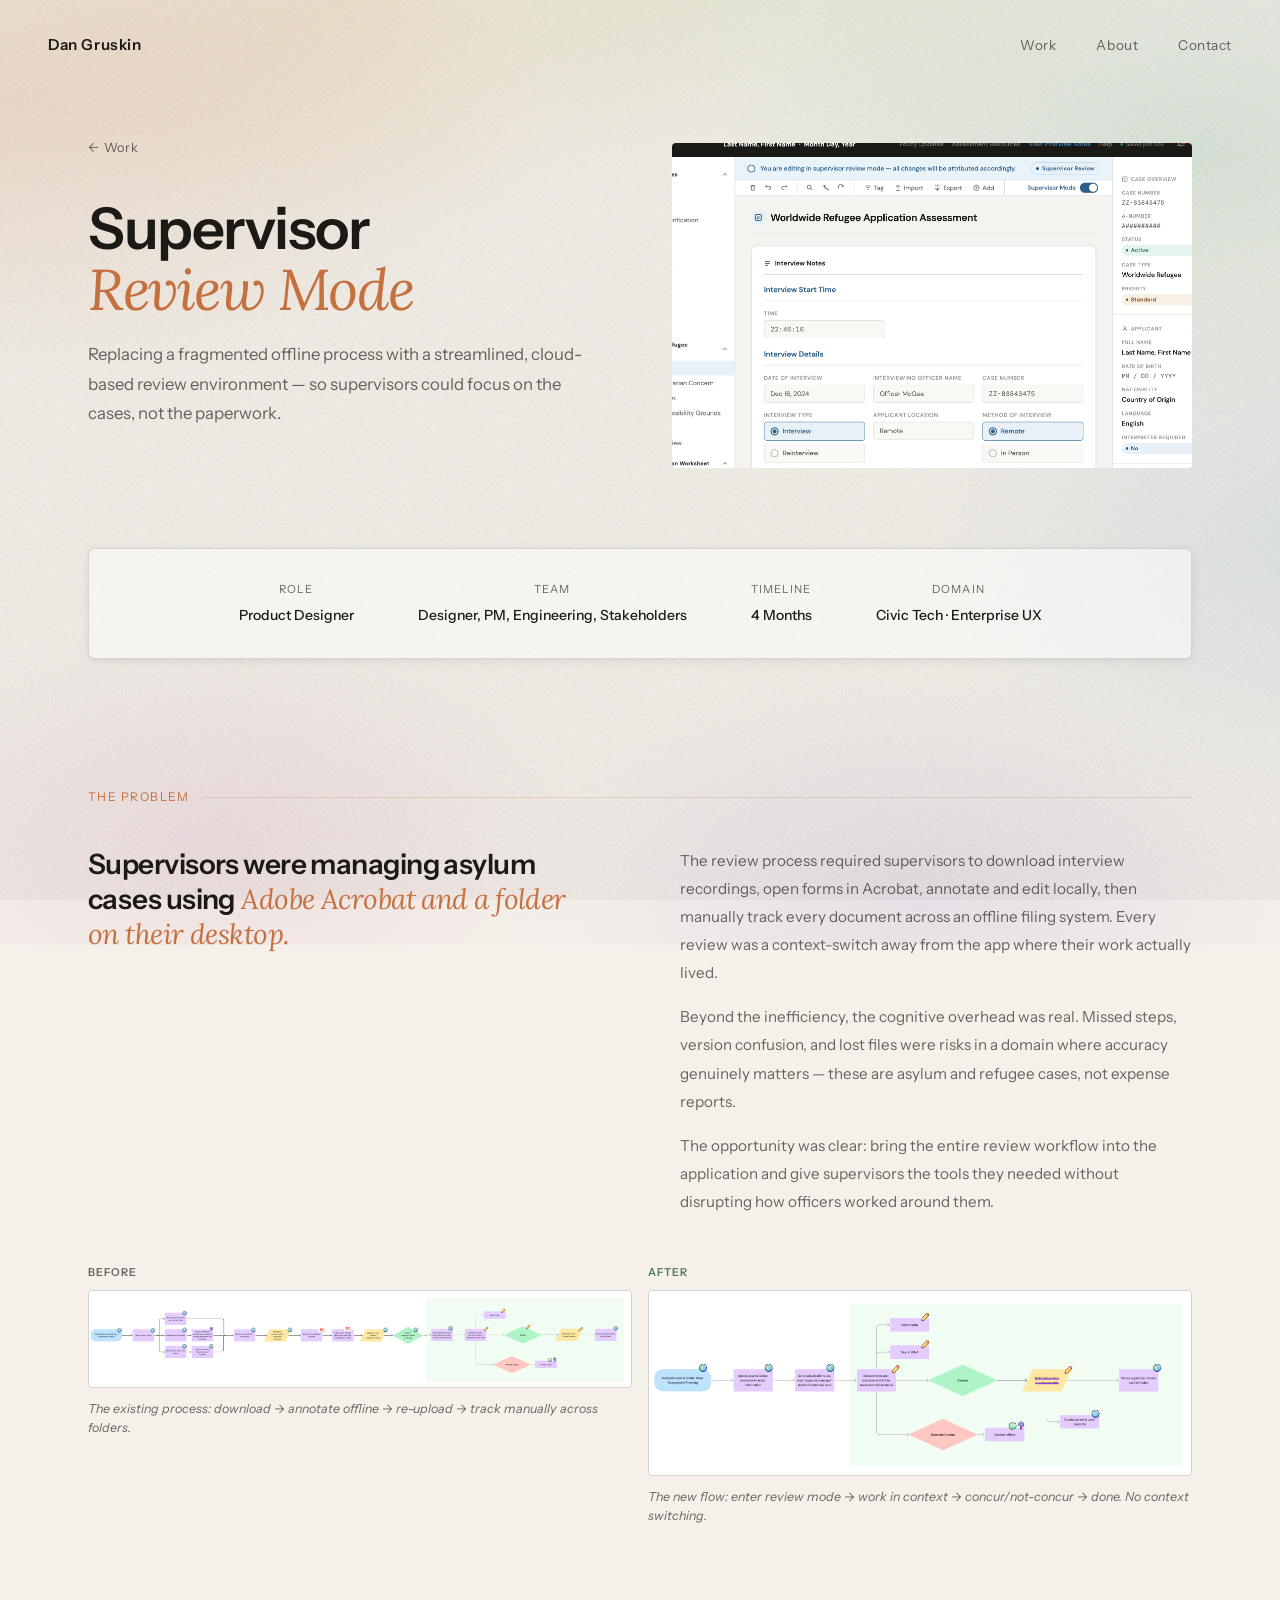
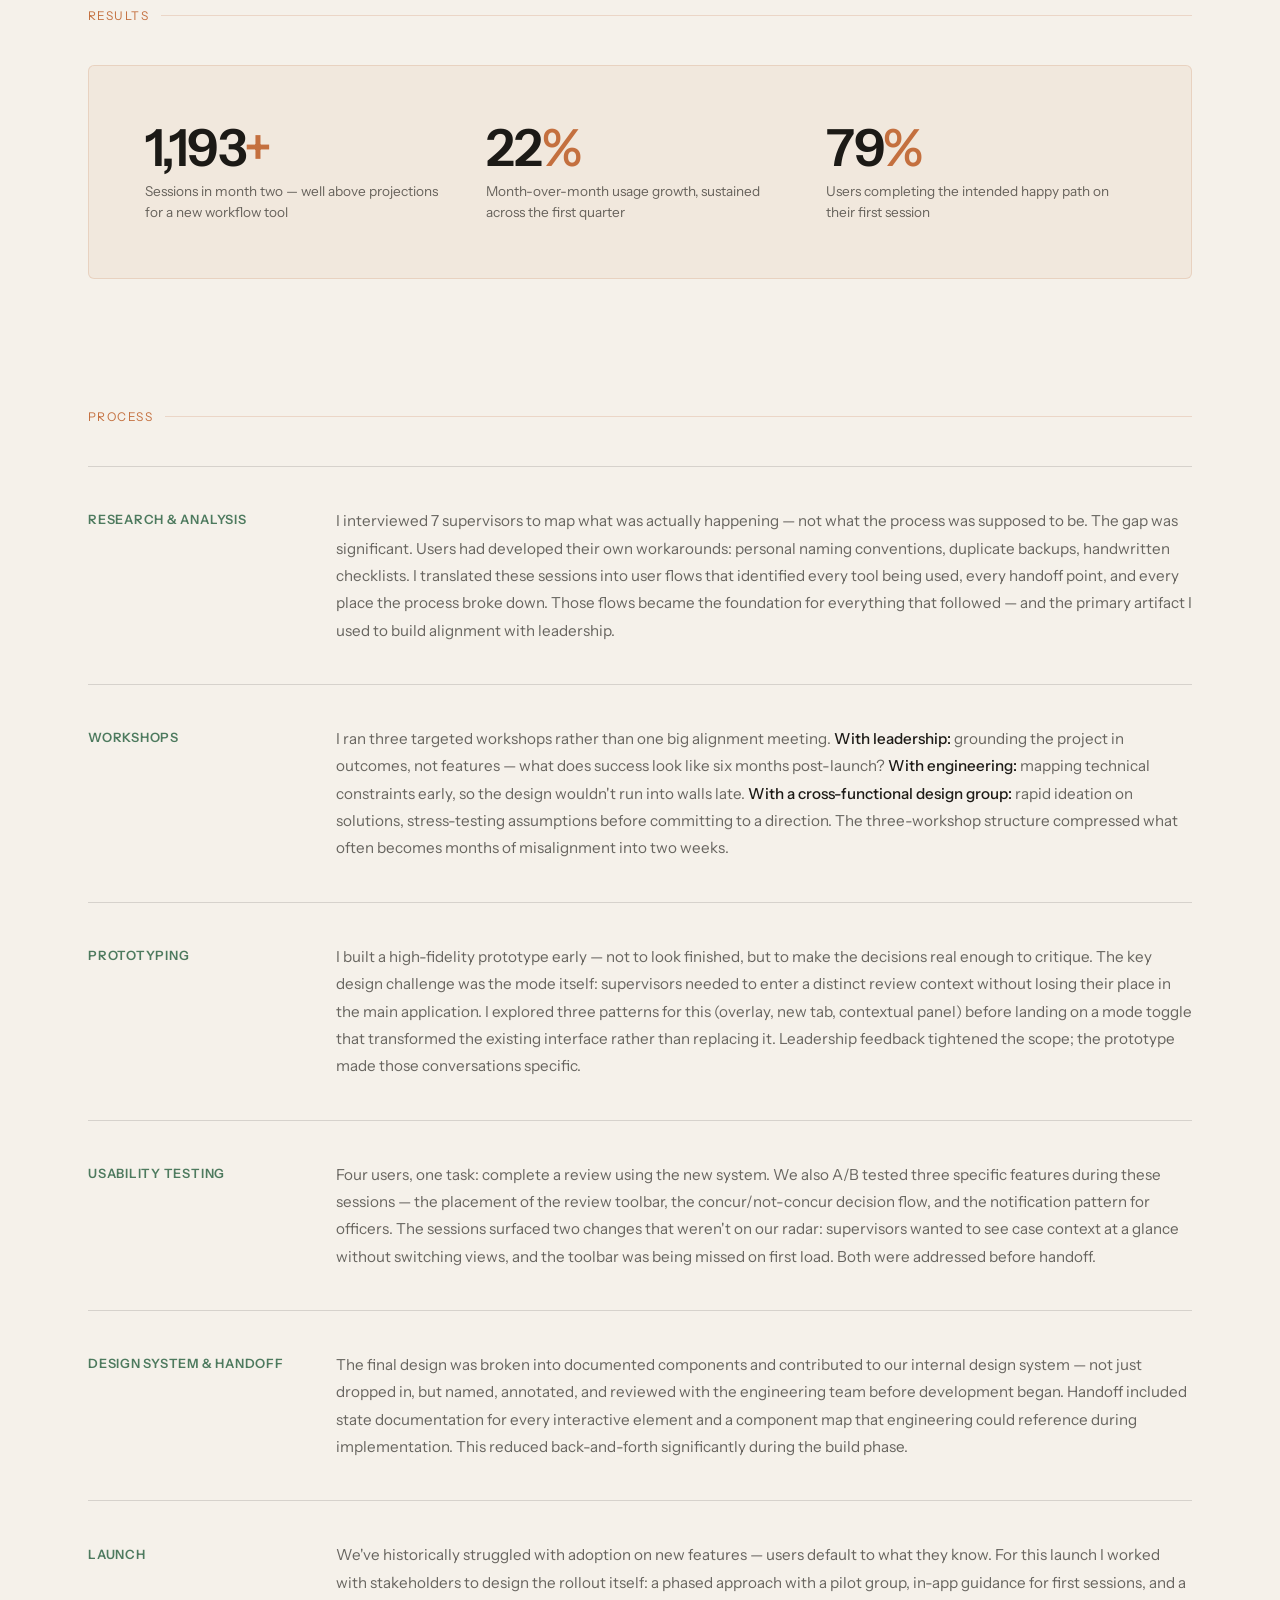
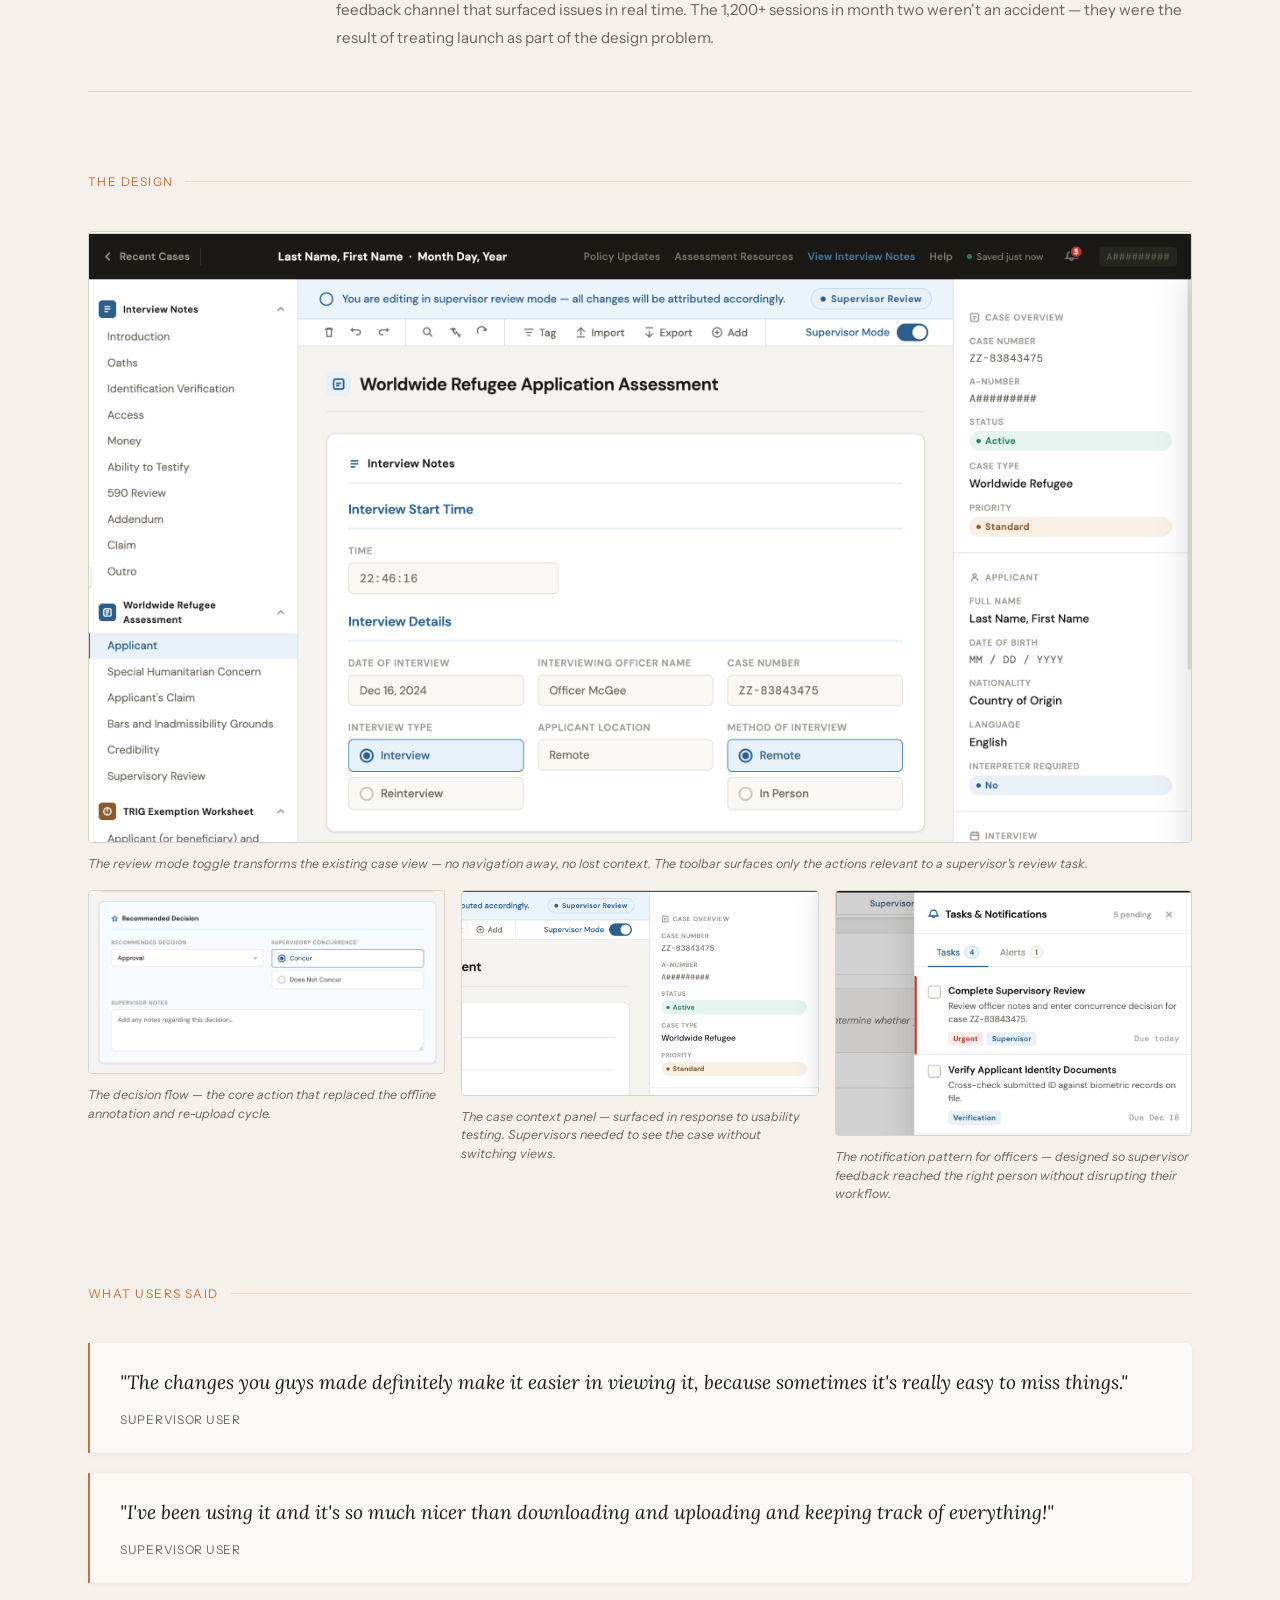
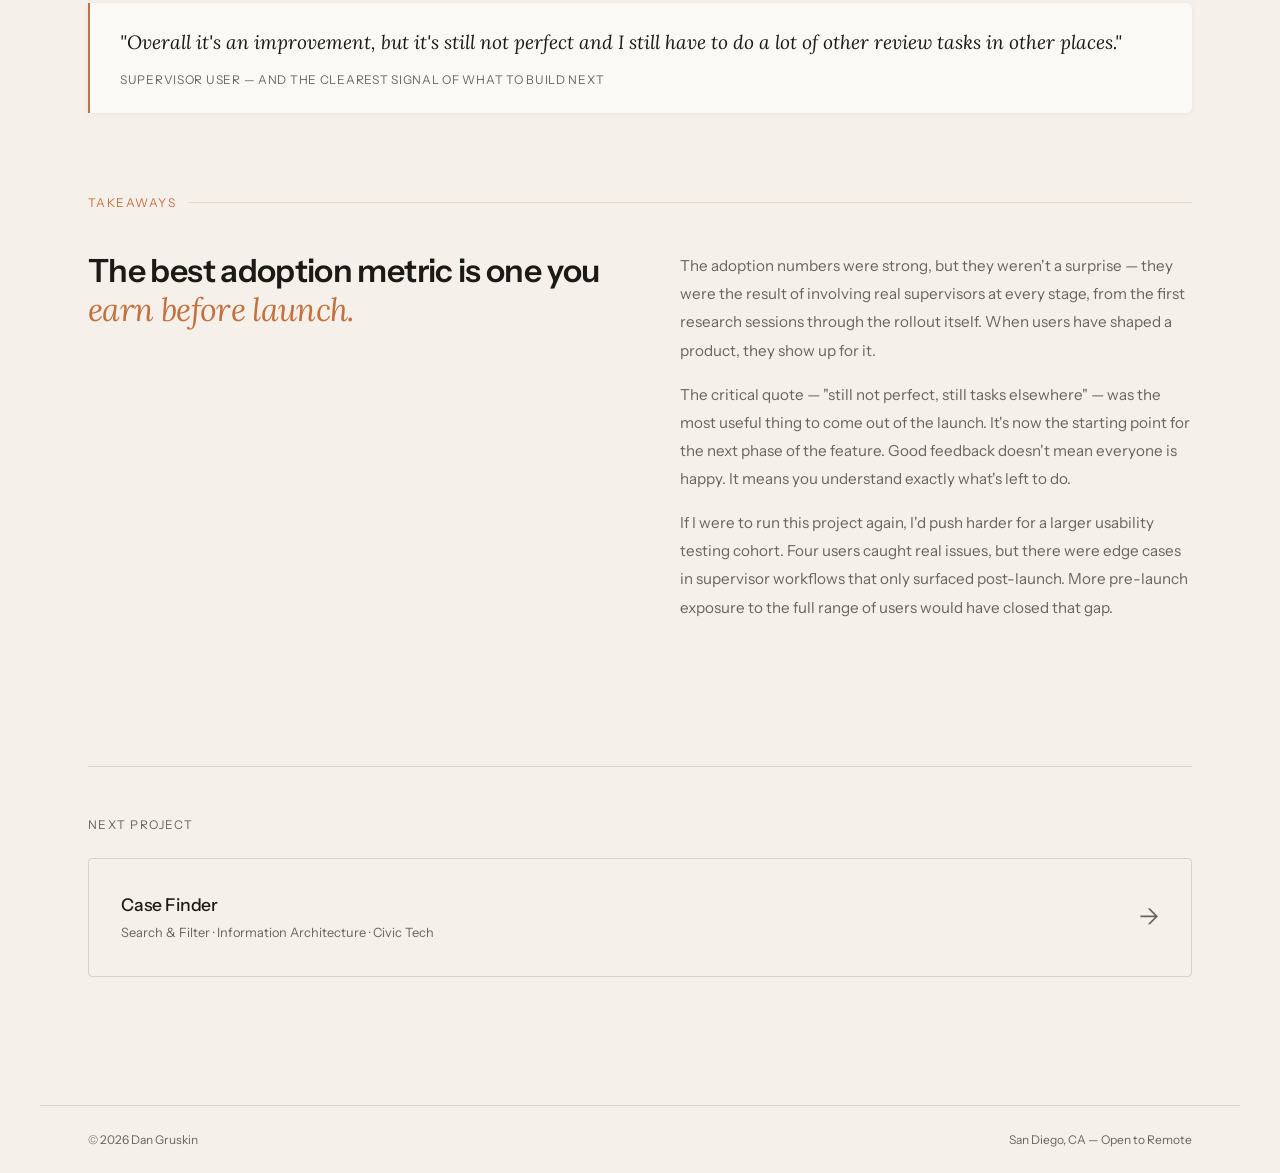
<file: supervisor-review-mode-v1.html>
<!DOCTYPE html>
<html lang="en">
<head>
  <meta charset="UTF-8" />
  <meta name="viewport" content="width=device-width, initial-scale=1.0" />
  <title>Supervisor Review Mode — Dan Gruskin</title>
  <link rel="preconnect" href="https://fonts.googleapis.com" />
  <link rel="preconnect" href="https://fonts.gstatic.com" crossorigin />
  <link href="https://fonts.googleapis.com/css2?family=Instrument+Sans:wght@400;500;600;700&family=Lora:ital,wght@0,400;0,600;1,400;1,600&display=swap" rel="stylesheet" />
  <style>
    :root {
      --bg: #f5f1ea;
      --fg: #1c1a16;
      --muted: rgba(28,26,22,0.65);
      --faint: rgba(28,26,22,0.06);
      --accent: #c4703f;
      --accent2: #4d7a5e;
      --border: rgba(28,26,22,0.14);
    }

    *, *::before, *::after { box-sizing: border-box; margin: 0; padding: 0; }
    html { scroll-behavior: smooth; }

    body {
      background: var(--bg);
      color: var(--fg);
      font-family: 'Instrument Sans', sans-serif;
      font-weight: 400;
      line-height: 1.6;
      overflow-x: hidden;
    }

    /* GRAIN OVERLAY */
    body::before {
      content: '';
      position: fixed;
      inset: 0;
      z-index: 1;
      pointer-events: none;
      opacity: 0.25;
      background-image: url("data:image/svg+xml,%3Csvg viewBox='0 0 256 256' xmlns='http://www.w3.org/2000/svg'%3E%3Cfilter id='noise'%3E%3CfeTurbulence type='fractalNoise' baseFrequency='0.9' numOctaves='4' stitchTiles='stitch'/%3E%3C/filter%3E%3Crect width='100%25' height='100%25' filter='url(%23noise)' opacity='1'/%3E%3C/svg%3E");
      background-size: 180px 180px;
      mix-blend-mode: multiply;
    }

    /* GRADIENT BG */
    .bg-gradient {
      position: fixed;
      inset: 0;
      z-index: 0;
      pointer-events: none;
      background:
        radial-gradient(ellipse 70% 50% at 5% 15%,  rgba(220, 160, 120, 0.25) 0%, transparent 55%),
        radial-gradient(ellipse 60% 45% at 30% 5%,  rgba(220, 190, 120, 0.20) 0%, transparent 50%),
        radial-gradient(ellipse 55% 45% at 60% 0%,  rgba(180, 210, 140, 0.18) 0%, transparent 50%),
        radial-gradient(ellipse 60% 50% at 90% 20%, rgba(120, 190, 160, 0.20) 0%, transparent 55%),
        radial-gradient(ellipse 55% 50% at 100% 60%,rgba(120, 170, 210, 0.18) 0%, transparent 55%),
        radial-gradient(ellipse 60% 45% at 70% 95%, rgba(160, 140, 210, 0.18) 0%, transparent 50%),
        radial-gradient(ellipse 55% 45% at 20% 90%, rgba(210, 140, 180, 0.18) 0%, transparent 50%),
        #f5f1ea;
    }

    nav, section, footer, div { position: relative; z-index: 2; }

    /* NAV */
    nav {
      display: flex;
      justify-content: space-between;
      align-items: center;
      padding: 2rem 3rem;
    }
    .nav-logo {
      font-weight: 600;
      font-size: 0.95rem;
      letter-spacing: 0.04em;
      color: var(--fg);
      text-decoration: none;
    }
    .nav-links {
      display: flex;
      gap: 2.5rem;
      list-style: none;
    }
    .nav-links a {
      color: var(--muted);
      text-decoration: none;
      font-size: 0.85rem;
      letter-spacing: 0.04em;
      transition: color 0.2s;
    }
    .nav-links a:hover { color: var(--fg); }

    footer {
      padding: 1.5rem 3rem;
      border-top: 1px solid var(--border);
      display: flex;
      justify-content: space-between;
      align-items: center;
      max-width: 1200px;
      margin: 0 auto;
    }
    footer p { font-size: 0.75rem; color: var(--muted); }

    @keyframes fadeUp {
      from { opacity: 0; transform: translateY(18px); }
      to   { opacity: 1; transform: translateY(0); }
    }

    /* CASE STUDY LAYOUT */
    .cs-hero {
      display: grid;
      grid-template-columns: 1fr 1fr;
      gap: 4rem;
      align-items: end;
      padding: 3rem 3rem 5rem;
      max-width: 1200px;
      margin: 0 auto;
    }
    .cs-hero-left {
      display: flex;
      flex-direction: column;
      justify-content: flex-end;
    }
    .cs-hero-right {
      aspect-ratio: 16 / 10;
      border-radius: 4px;
      overflow: hidden;
      opacity: 0;
      animation: fadeUp 0.6s ease 0.4s forwards;
    }
    .cs-hero-right img {
      width: 100%;
      height: 100%;
      object-fit: cover;
      display: block;
    }

    .cs-back {
      font-size: 0.8rem;
      letter-spacing: 0.06em;
      color: var(--muted);
      text-decoration: none;
      display: inline-flex;
      align-items: center;
      gap: 0.5rem;
      margin-bottom: 2.5rem;
      transition: color 0.2s;
      opacity: 0;
      animation: fadeUp 0.5s ease 0.1s forwards;
    }
    .cs-back:hover { color: var(--fg); }

    .cs-title {
      font-family: 'Instrument Sans', sans-serif;
      font-size: clamp(2rem, 4.5vw, 4rem);
      font-weight: 600;
      line-height: 1.06;
      letter-spacing: -0.025em;
      margin-bottom: 1.25rem;
      opacity: 0;
      animation: fadeUp 0.6s ease 0.2s forwards;
    }
    .cs-title em {
      font-family: 'Lora', serif;
      font-style: italic;
      font-weight: 400;
      color: var(--accent);
    }

    .cs-summary {
      font-size: 1.05rem;
      line-height: 1.75;
      color: var(--muted);
      max-width: 600px;
      margin-bottom: 2.5rem;
      opacity: 0;
      animation: fadeUp 0.6s ease 0.3s forwards;
    }

    .cs-meta-bar-wrap {
      max-width: 1200px;
      margin: 0 auto;
      padding: 0 3rem 3rem;
      opacity: 0;
      animation: fadeUp 0.6s ease 0.5s forwards;
    }
    .cs-meta-bar {
      display: flex;
      justify-content: center;
      gap: 4rem;
      padding: 2rem 3rem;
      border: 1px solid var(--border);
      border-radius: 6px;
      background: rgba(255,255,255,0.5);
      box-shadow: 0 2px 12px rgba(28,26,22,0.07), 0 1px 3px rgba(28,26,22,0.05);
    }
    .cs-meta-item {
      display: flex;
      flex-direction: column;
      align-items: center;
      gap: 0.3rem;
    }
    .cs-meta-label {
      font-size: 0.7rem;
      letter-spacing: 0.1em;
      text-transform: uppercase;
      color: var(--muted);
    }
    .cs-meta-value {
      font-size: 0.875rem;
      font-weight: 500;
      color: var(--fg);
      text-align: center;
    }

    /* CONTENT SECTIONS */
    .cs-section {
      padding: 5rem 3rem;
      max-width: 1200px;
      margin: 0 auto;
    }
    .cs-section + .cs-section {
      padding-top: 0;
    }

    .cs-section-label {
      font-size: 0.75rem;
      letter-spacing: 0.12em;
      text-transform: uppercase;
      color: var(--accent);
      margin-bottom: 2.5rem;
      display: flex;
      align-items: center;
      gap: 0.75rem;
    }
    .cs-section-label::after {
      content: '';
      flex: 1;
      height: 1px;
      background: rgba(196, 112, 63, 0.2);
    }

    /* PROBLEM */
    .cs-problem {
      display: grid;
      grid-template-columns: 1fr 1fr;
      gap: 5rem;
      align-items: start;
    }
    .cs-problem-statement {
      font-size: clamp(1.3rem, 2.2vw, 1.75rem);
      font-weight: 600;
      line-height: 1.25;
      letter-spacing: -0.02em;
    }
    .cs-problem-statement em {
      font-family: 'Lora', serif;
      font-style: italic;
      font-weight: 400;
      color: var(--accent);
    }
    .cs-problem-body {
      font-size: 0.95rem;
      line-height: 1.85;
      color: var(--muted);
    }
    .cs-problem-body p + p { margin-top: 1rem; }

    /* RESULTS */
    .cs-results {
      background: rgba(196, 112, 63, 0.07);
      border: 1px solid rgba(196, 112, 63, 0.18);
      border-radius: 6px;
      padding: 3.5rem;
      display: grid;
      grid-template-columns: repeat(3, 1fr);
      gap: 2rem;
    }
    .cs-stat-number {
      font-size: clamp(2.5rem, 4vw, 3.5rem);
      font-weight: 600;
      letter-spacing: -0.03em;
      color: var(--fg);
      line-height: 1;
      margin-bottom: 0.5rem;
    }
    .cs-stat-number span {
      color: var(--accent);
    }
    .cs-stat-label {
      font-size: 0.85rem;
      color: var(--muted);
      line-height: 1.5;
    }

    /* PROCESS */
    .cs-process-stack {
      display: flex;
      flex-direction: column;
      gap: 0;
    }
    .cs-process-phase {
      display: grid;
      grid-template-columns: 200px 1fr;
      gap: 3rem;
      padding: 2.5rem 0;
      border-bottom: 1px solid var(--border);
      align-items: start;
    }
    .cs-process-phase:first-child { border-top: 1px solid var(--border); }
    .cs-phase-label {
      font-size: 0.8rem;
      font-weight: 600;
      letter-spacing: 0.06em;
      text-transform: uppercase;
      color: var(--accent2);
      padding-top: 0.2rem;
    }
    .cs-phase-body {
      font-size: 0.95rem;
      line-height: 1.8;
      color: var(--muted);
    }
    .cs-phase-body strong {
      color: var(--fg);
      font-weight: 500;
    }

    /* QUOTES */
    .cs-quotes {
      display: flex;
      flex-direction: column;
      gap: 1.25rem;
    }
    .cs-quote {
      border-left: 2px solid var(--accent);
      padding: 1.5rem 2rem 1.5rem 2rem;
      background: rgba(255,255,255,0.55);
      border-radius: 0 6px 6px 0;
      box-shadow: 0 1px 6px rgba(28,26,22,0.05);
    }
    .cs-quote-text {
      font-family: 'Lora', serif;
      font-style: italic;
      font-size: clamp(1rem, 1.5vw, 1.2rem);
      line-height: 1.6;
      color: var(--fg);
      margin-bottom: 0.75rem;
    }
    .cs-quote-attr {
      font-size: 0.75rem;
      letter-spacing: 0.06em;
      text-transform: uppercase;
      color: var(--muted);
    }

    /* CONCLUSION */
    .cs-conclusion {
      display: grid;
      grid-template-columns: 1fr 1fr;
      gap: 5rem;
      align-items: start;
    }
    .cs-conclusion-heading {
      font-size: clamp(1.5rem, 2.5vw, 2.2rem);
      font-weight: 600;
      line-height: 1.2;
      letter-spacing: -0.02em;
    }
    .cs-conclusion-heading em {
      font-family: 'Lora', serif;
      font-style: italic;
      font-weight: 400;
      color: var(--accent);
    }
    .cs-conclusion-body {
      font-size: 0.95rem;
      line-height: 1.85;
      color: var(--muted);
    }
    .cs-conclusion-body p + p { margin-top: 1rem; }

    /* NEXT PROJECT */
    .cs-next {
      padding: 4rem 3rem 8rem;
      max-width: 1200px;
      margin: 0 auto;
    }
    .cs-next-inner {
      border-top: 1px solid var(--border);
      padding-top: 3rem;
    }
    .cs-next-label {
      font-size: 0.75rem;
      letter-spacing: 0.12em;
      text-transform: uppercase;
      color: var(--muted);
      margin-bottom: 1.5rem;
    }
    .cs-next-card {
      display: flex;
      justify-content: space-between;
      align-items: center;
      text-decoration: none;
      color: var(--fg);
      padding: 2rem;
      border: 1px solid var(--border);
      border-radius: 4px;
      transition: border-color 0.2s, background 0.2s;
    }
    .cs-next-card:hover {
      border-color: rgba(232,228,220,0.25);
      background: var(--faint);
    }
    .cs-next-card-title {
      font-size: 1.1rem;
      font-weight: 500;
      letter-spacing: -0.01em;
    }
    .cs-next-card-sub {
      font-size: 0.8rem;
      color: var(--muted);
      margin-top: 0.25rem;
    }
    .cs-next-arrow {
      font-size: 1.5rem;
      color: var(--muted);
      transition: transform 0.2s, color 0.2s;
    }
    .cs-next-card:hover .cs-next-arrow {
      transform: translateX(4px);
      color: var(--fg);
    }


    /* READING PROGRESS BAR */
    .progress-bar {
      position: fixed;
      top: 0;
      left: 0;
      height: 4px;
      width: 0%;
      background: var(--accent);
      z-index: 200;
      transition: width 0.08s linear;
      border-radius: 0 2px 2px 0;
    }

    /* PROCESS PHASE HOVER */
    .cs-process-phase {
      position: relative;
      cursor: default;
    }
    .cs-process-phase::before {
      content: '';
      position: absolute;
      inset: 0 -3rem;
      background: rgba(196, 112, 63, 0.05);
      opacity: 0;
      transition: opacity 0.25s ease;
      pointer-events: none;
      border-radius: 2px;
    }
    .cs-process-phase:hover::before { opacity: 1; }
    .cs-phase-label {
      transition: transform 0.22s ease, color 0.22s ease;
    }
    .cs-process-phase:hover .cs-phase-label {
      transform: translateX(5px);
      color: var(--accent);
    }

    /* QUOTE BORDER DRAW */
    .cs-quote {
      position: relative;
      border-left: none !important;
    }
    .cs-quote::before {
      content: '';
      position: absolute;
      left: 0;
      top: 0;
      width: 2px;
      height: 0%;
      background: var(--accent);
      transition: height 0.65s cubic-bezier(0.16, 1, 0.3, 1);
    }
    .cs-quote.revealed::before { height: 100%; }

    /* STAT COUNTER — will-change for smooth animation */
    .cs-stat-number { will-change: contents; }

    /* HERO IMAGE — overflow clip for parallax */
    .cs-hero-right {
      overflow: hidden;
    }
    .cs-hero-right img {
      transform: scale(1.08);
      transform-origin: center center;
      will-change: transform;
    }

    /* PLACEHOLDER IMAGES */
    .cs-placeholder {
      background: rgba(28,26,22,0.05);
      border: 1px dashed rgba(28,26,22,0.18);
      border-radius: 6px;
      display: flex;
      flex-direction: column;
      align-items: center;
      justify-content: center;
      gap: 0.5rem;
      color: var(--muted);
    }
    .cs-placeholder-icon {
      font-size: 1.5rem;
      opacity: 0.4;
    }
    .cs-placeholder-label {
      font-size: 0.7rem;
      letter-spacing: 0.1em;
      text-transform: uppercase;
      text-align: center;
      max-width: 200px;
      line-height: 1.5;
    }
    .cs-image-caption {
      font-size: 0.78rem;
      color: var(--muted);
      margin-top: 0.75rem;
      font-style: italic;
      line-height: 1.5;
    }

    /* BEFORE / AFTER */
    .cs-before-after {
      display: grid;
      grid-template-columns: 1fr 1fr;
      gap: 1rem;
      margin-top: 3rem;
    }
    .cs-before-after-item {}
    .cs-before-after-tag {
      font-size: 0.68rem;
      letter-spacing: 0.1em;
      text-transform: uppercase;
      font-weight: 600;
      margin-bottom: 0.5rem;
    }
    .cs-before-after-tag.before { color: var(--muted); }
    .cs-before-after-tag.after  { color: var(--accent2); }

    /* EXPLORATION STRIP */
    .cs-exploration {
      display: grid;
      grid-template-columns: repeat(3, 1fr);
      gap: 0.75rem;
      margin-top: 1.5rem;
    }
    .cs-exploration-item {}
    .cs-exploration-tag {
      font-size: 0.68rem;
      letter-spacing: 0.08em;
      color: var(--muted);
      margin-top: 0.4rem;
      text-align: center;
    }
    .cs-exploration-tag.selected { color: var(--accent2); font-weight: 600; }

    /* DESIGN SHOWCASE */
    .cs-design-primary { margin-bottom: 1rem; }
    .cs-design-grid {
      display: grid;
      grid-template-columns: repeat(3, 1fr);
      gap: 1rem;
    }

    @media (max-width: 860px) {
      nav { padding: 1.5rem; }
      .cs-hero { grid-template-columns: 1fr; padding: 2rem 1.5rem 3rem; gap: 2rem; }
      .cs-meta-bar-wrap { padding: 0 1.5rem 2rem; }
      .cs-meta-bar { flex-wrap: wrap; gap: 1.5rem; padding: 1.5rem; justify-content: flex-start; }
      .cs-section { padding: 4rem 1.5rem; }
      .cs-problem { grid-template-columns: 1fr; gap: 2rem; }
      .cs-results { grid-template-columns: 1fr; padding: 2rem; gap: 1.5rem; }
      .cs-process-phase { grid-template-columns: 1fr; gap: 0.75rem; }
      .cs-conclusion { grid-template-columns: 1fr; gap: 2rem; }
      .cs-next { padding: 3rem 1.5rem 6rem; }
      footer { padding: 1.5rem; flex-direction: column; gap: 0.5rem; text-align: center; }
    }
  </style>
</head>
<body>

  <div class="bg-gradient"></div>

  <nav>
    <a href="index.html" class="nav-logo">Dan Gruskin</a>
    <ul class="nav-links">
      <li><a href="index.html#work">Work</a></li>
      <li><a href="index.html#about">About</a></li>
      <li><a href="index.html#contact">Contact</a></li>
    </ul>
  </nav>

  <!-- HERO -->
  <section class="cs-hero">
    <div class="cs-hero-left">
      <a href="index.html#work" class="cs-back">← Work</a>
      <h1 class="cs-title">Supervisor<br><em>Review Mode</em></h1>
      <p class="cs-summary">Replacing a fragmented offline process with a streamlined, cloud-based review environment — so supervisors could focus on the cases, not the paperwork.</p>
    </div>
    <div class="cs-hero-right">
      <img src="img/cs-design-primary.png" alt="Supervisor Review Mode interface" />
    </div>
  </section>

  <!-- META BAR -->
  <div class="cs-meta-bar-wrap">
    <div class="cs-meta-bar">
      <div class="cs-meta-item">
        <span class="cs-meta-label">Role</span>
        <span class="cs-meta-value">Product Designer</span>
      </div>
      <div class="cs-meta-item">
        <span class="cs-meta-label">Team</span>
        <span class="cs-meta-value">Designer, PM, Engineering, Stakeholders</span>
      </div>
      <div class="cs-meta-item">
        <span class="cs-meta-label">Timeline</span>
        <span class="cs-meta-value">4 Months</span>
      </div>
      <div class="cs-meta-item">
        <span class="cs-meta-label">Domain</span>
        <span class="cs-meta-value">Civic Tech · Enterprise UX</span>
      </div>
    </div>
  </div>

  <!-- PROBLEM -->
  <section class="cs-section">
    <div class="cs-section-label">The Problem</div>
    <div class="cs-problem">
      <div class="cs-problem-statement">
        Supervisors were managing asylum cases using<em> Adobe Acrobat and a folder on their desktop.</em>
      </div>
      <div class="cs-problem-body">
        <p>The review process required supervisors to download interview recordings, open forms in Acrobat, annotate and edit locally, then manually track every document across an offline filing system. Every review was a context-switch away from the app where their work actually lived.</p>
        <p>Beyond the inefficiency, the cognitive overhead was real. Missed steps, version confusion, and lost files were risks in a domain where accuracy genuinely matters — these are asylum and refugee cases, not expense reports.</p>
        <p>The opportunity was clear: bring the entire review workflow into the application and give supervisors the tools they needed without disrupting how officers worked around them.</p>
      </div>
    </div>

    <div class="cs-before-after">
      <div class="cs-before-after-item">
        <div class="cs-before-after-tag before">Before</div>
        <img src="img/cs-before.png" alt="Before: the existing multi-tool review workflow" style="width:100%;border-radius:4px;border:1px solid var(--border);display:block;" />
        <div class="cs-image-caption">The existing process: download → annotate offline → re-upload → track manually across folders.</div>
      </div>
      <div class="cs-before-after-item">
        <div class="cs-before-after-tag after">After</div>
        <img src="img/cs-after.png" alt="After: the proposed integrated review mode flow" style="width:100%;border-radius:4px;border:1px solid var(--border);display:block;" />
        <div class="cs-image-caption">The new flow: enter review mode → work in context → concur/not-concur → done. No context switching.</div>
      </div>
    </div>
  </section>

  <!-- RESULTS -->
  <section class="cs-section" style="padding-top:0;">
    <div class="cs-section-label">Results</div>
    <div class="cs-results">
      <div class="cs-stat">
        <div class="cs-stat-number">1,200<span>+</span></div>
        <div class="cs-stat-label">Sessions in month two — well above projections for a new workflow tool</div>
      </div>
      <div class="cs-stat">
        <div class="cs-stat-number">22<span>%</span></div>
        <div class="cs-stat-label">Month-over-month usage growth, sustained across the first quarter</div>
      </div>
      <div class="cs-stat">
        <div class="cs-stat-number">83<span>%</span></div>
        <div class="cs-stat-label">Users completing the intended happy path on their first session</div>
      </div>
    </div>
  </section>

  <!-- PROCESS -->
  <section class="cs-section" style="padding-top:3rem;">
    <div class="cs-section-label">Process</div>
    <div class="cs-process-stack">
      <div class="cs-process-phase">
        <div class="cs-phase-label">Research &amp; Analysis</div>
        <div class="cs-phase-body">
          I interviewed 7 supervisors to map what was actually happening — not what the process was supposed to be. The gap was significant. Users had developed their own workarounds: personal naming conventions, duplicate backups, handwritten checklists. I translated these sessions into user flows that identified every tool being used, every handoff point, and every place the process broke down. Those flows became the foundation for everything that followed — and the primary artifact I used to build alignment with leadership.
        </div>
      </div>
      <div class="cs-process-phase">
        <div class="cs-phase-label">Workshops</div>
        <div class="cs-phase-body">
          I ran three targeted workshops rather than one big alignment meeting. <strong>With leadership:</strong> grounding the project in outcomes, not features — what does success look like six months post-launch? <strong>With engineering:</strong> mapping technical constraints early, so the design wouldn't run into walls late. <strong>With a cross-functional design group:</strong> rapid ideation on solutions, stress-testing assumptions before committing to a direction. The three-workshop structure compressed what often becomes months of misalignment into two weeks.
        </div>
      </div>
      <div class="cs-process-phase">
        <div class="cs-phase-label">Prototyping</div>
        <div class="cs-phase-body">
          I built a high-fidelity prototype early — not to look finished, but to make the decisions real enough to critique. The key design challenge was the mode itself: supervisors needed to enter a distinct review context without losing their place in the main application. I explored three patterns for this (overlay, new tab, contextual panel) before landing on a mode toggle that transformed the existing interface rather than replacing it. Leadership feedback tightened the scope; the prototype made those conversations specific.
        </div>
      </div>
      <div class="cs-process-phase">
        <div class="cs-phase-label">Usability Testing</div>
        <div class="cs-phase-body">
          Four users, one task: complete a review using the new system. We also A/B tested three specific features during these sessions — the placement of the review toolbar, the concur/not-concur decision flow, and the notification pattern for officers. The sessions surfaced two changes that weren't on our radar: supervisors wanted to see case context at a glance without switching views, and the toolbar was being missed on first load. Both were addressed before handoff.
        </div>
      </div>
      <div class="cs-process-phase">
        <div class="cs-phase-label">Design System &amp; Handoff</div>
        <div class="cs-phase-body">
          The final design was broken into documented components and contributed to our internal design system — not just dropped in, but named, annotated, and reviewed with the engineering team before development began. Handoff included state documentation for every interactive element and a component map that engineering could reference during implementation. This reduced back-and-forth significantly during the build phase.
        </div>
      </div>
      <div class="cs-process-phase">
        <div class="cs-phase-label">Launch</div>
        <div class="cs-phase-body">
          We've historically struggled with adoption on new features — users default to what they know. For this launch I worked with stakeholders to design the rollout itself: a phased approach with a pilot group, in-app guidance for first sessions, and a feedback channel that surfaced issues in real time. The 1,200+ sessions in month two weren't an accident — they were the result of treating launch as part of the design problem.
        </div>
      </div>
    </div>
  </section>

  <!-- THE DESIGN -->
  <section class="cs-section" style="padding-top:0;">
    <div class="cs-section-label">The Design</div>
    <div class="cs-design-primary">
      <img src="img/cs-design-primary.png" alt="Primary UI — supervisor review mode active state" style="width:100%;border-radius:4px;border:1px solid var(--border);display:block;" />
      <div class="cs-image-caption">The review mode toggle transforms the existing case view — no navigation away, no lost context. The toolbar surfaces only the actions relevant to a supervisor's review task.</div>
    </div>
    <div class="cs-design-grid">
      <div>
        <img src="img/cs-design-concur.png" alt="Concur / Does Not Concur decision flow" style="width:100%;border-radius:4px;border:1px solid var(--border);display:block;" />
        <div class="cs-image-caption">The decision flow — the core action that replaced the offline annotation and re-upload cycle.</div>
      </div>
      <div>
        <img src="img/cs-design-context.png" alt="Case context panel — at-a-glance without leaving review mode" style="width:100%;border-radius:4px;border:1px solid var(--border);display:block;" />
        <div class="cs-image-caption">The case context panel — surfaced in response to usability testing. Supervisors needed to see the case without switching views.</div>
      </div>
      <div>
        <img src="img/cs-design-notification.png" alt="Officer notification pattern" style="width:100%;border-radius:4px;border:1px solid var(--border);display:block;" />
        <div class="cs-image-caption">The notification pattern for officers — designed so supervisor feedback reached the right person without disrupting their workflow.</div>
      </div>
    </div>
  </section>

  <!-- USER QUOTES -->
  <section class="cs-section" style="padding-top:0;">
    <div class="cs-section-label">What Users Said</div>
    <div class="cs-quotes">
      <div class="cs-quote">
        <div class="cs-quote-text">"The changes you guys made definitely make it easier in viewing it, because sometimes it's really easy to miss things."</div>
        <div class="cs-quote-attr">Supervisor User</div>
      </div>
      <div class="cs-quote">
        <div class="cs-quote-text">"I've been using it and it's so much nicer than downloading and uploading and keeping track of everything!"</div>
        <div class="cs-quote-attr">Supervisor User</div>
      </div>
      <div class="cs-quote">
        <div class="cs-quote-text">"Overall it's an improvement, but it's still not perfect and I still have to do a lot of other review tasks in other places."</div>
        <div class="cs-quote-attr">Supervisor User — and the clearest signal of what to build next</div>
      </div>
    </div>
  </section>

  <!-- CONCLUSION -->
  <section class="cs-section" style="padding-top:0;">
    <div class="cs-section-label">Takeaways</div>
    <div class="cs-conclusion">
      <div class="cs-conclusion-heading">
        The best adoption metric is one you<em> earn before launch.</em>
      </div>
      <div class="cs-conclusion-body">
        <p>The adoption numbers were strong, but they weren't a surprise — they were the result of involving real supervisors at every stage, from the first research sessions through the rollout itself. When users have shaped a product, they show up for it.</p>
        <p>The critical quote — "still not perfect, still tasks elsewhere" — was the most useful thing to come out of the launch. It's now the starting point for the next phase of the feature. Good feedback doesn't mean everyone is happy. It means you understand exactly what's left to do.</p>
        <p>If I were to run this project again, I'd push harder for a larger usability testing cohort. Four users caught real issues, but there were edge cases in supervisor workflows that only surfaced post-launch. More pre-launch exposure to the full range of users would have closed that gap.</p>
      </div>
    </div>
  </section>

  <!-- NEXT PROJECT -->
  <div class="cs-next">
    <div class="cs-next-inner">
      <div class="cs-next-label">Next Project</div>
      <a href="case-finder.html" class="cs-next-card">
        <div>
          <div class="cs-next-card-title">Case Finder</div>
          <div class="cs-next-card-sub">Search &amp; Filter · Information Architecture · Civic Tech</div>
        </div>
        <div class="cs-next-arrow">→</div>
      </a>
    </div>
  </div>

  <footer>
    <p>© 2026 Dan Gruskin</p>
    <p>San Diego, CA — Open to Remote</p>
  </footer>

  <script>
    // ── READING PROGRESS BAR ──────────────────────────────────────────
    const progressBar = document.createElement('div');
    progressBar.className = 'progress-bar';
    document.body.prepend(progressBar);
    window.addEventListener('scroll', () => {
      const scrolled = window.scrollY;
      const total = document.documentElement.scrollHeight - window.innerHeight;
      progressBar.style.width = (scrolled / total * 100) + '%';
    }, { passive: true });

    // ── BACKGROUND PARALLAX ───────────────────────────────────────────
    const bg = document.querySelector('.bg-gradient');
    let tx = 0, ty = 0, cx = 0, cy = 0;
    document.addEventListener('mousemove', e => {
      tx = (e.clientX / window.innerWidth  - 0.5) * 40;
      ty = (e.clientY / window.innerHeight - 0.5) * 40;
    });
    (function animateBg() {
      cx += (tx - cx) * 0.05;
      cy += (ty - cy) * 0.05;
      if (bg) bg.style.transform = `translate(${cx}px, ${cy}px) scale(1.1)`;
      requestAnimationFrame(animateBg);
    })();

    // ── HERO IMAGE SCROLL PARALLAX ────────────────────────────────────
    const heroImg = document.querySelector('.cs-hero-right img');
    if (heroImg) {
      window.addEventListener('scroll', () => {
        const y = window.scrollY;
        heroImg.style.transform = `translateY(${y * 0.07}px) scale(1.08)`;
      }, { passive: true });
    }

    // ── STAT COUNTER ANIMATION ────────────────────────────────────────
    function animateStats() {
      const statData = [
        { el: document.querySelector('.cs-stat:nth-child(1) .cs-stat-number'), target: 1200, suffix: '+' },
        { el: document.querySelector('.cs-stat:nth-child(2) .cs-stat-number'), target: 22,   suffix: '%' },
        { el: document.querySelector('.cs-stat:nth-child(3) .cs-stat-number'), target: 83,   suffix: '%' },
      ];
      statData.forEach(({ el, target, suffix }, i) => {
        if (!el) return;
        const duration = 1400;
        const delay = i * 130;
        const startTime = performance.now() + delay;
        function tick(now) {
          if (now < startTime) { requestAnimationFrame(tick); return; }
          const elapsed = now - startTime;
          const progress = Math.min(elapsed / duration, 1);
          const eased = 1 - Math.pow(1 - progress, 3);
          const value = Math.round(eased * target);
          el.innerHTML = value.toLocaleString() + `<span>${suffix}</span>`;
          if (progress < 1) requestAnimationFrame(tick);
        }
        requestAnimationFrame(tick);
      });
    }

    const statObserver = new IntersectionObserver((entries) => {
      entries.forEach(entry => {
        if (entry.isIntersecting) {
          animateStats();
          statObserver.unobserve(entry.target);
        }
      });
    }, { threshold: 0.4 });
    const resultsEl = document.querySelector('.cs-results');
    if (resultsEl) statObserver.observe(resultsEl);

    // ── QUOTE BORDER DRAW ─────────────────────────────────────────────
    const quoteObserver = new IntersectionObserver((entries) => {
      entries.forEach(entry => {
        if (entry.isIntersecting) {
          entry.target.classList.add('revealed');
          quoteObserver.unobserve(entry.target);
        }
      });
    }, { threshold: 0.35 });
    document.querySelectorAll('.cs-quote').forEach(q => quoteObserver.observe(q));

    // ── SCROLL REVEAL ─────────────────────────────────────────────────
    const revealObserver = new IntersectionObserver((entries) => {
      entries.forEach(entry => {
        if (entry.isIntersecting) {
          entry.target.style.opacity = '1';
          entry.target.style.transform = 'translateY(0)';
          revealObserver.unobserve(entry.target);
        }
      });
    }, { threshold: 0.05 });

    document.querySelectorAll('.cs-problem, .cs-results, .cs-process-phase, .cs-conclusion, .cs-next-card, .cs-section-label').forEach((el, i) => {
      el.style.opacity = '0';
      el.style.transform = 'translateY(14px)';
      el.style.transition = `opacity 0.55s ease ${i * 0.04}s, transform 0.55s ease ${i * 0.04}s`;
      revealObserver.observe(el);
    });
  </script>

</body>
</html>
</file>
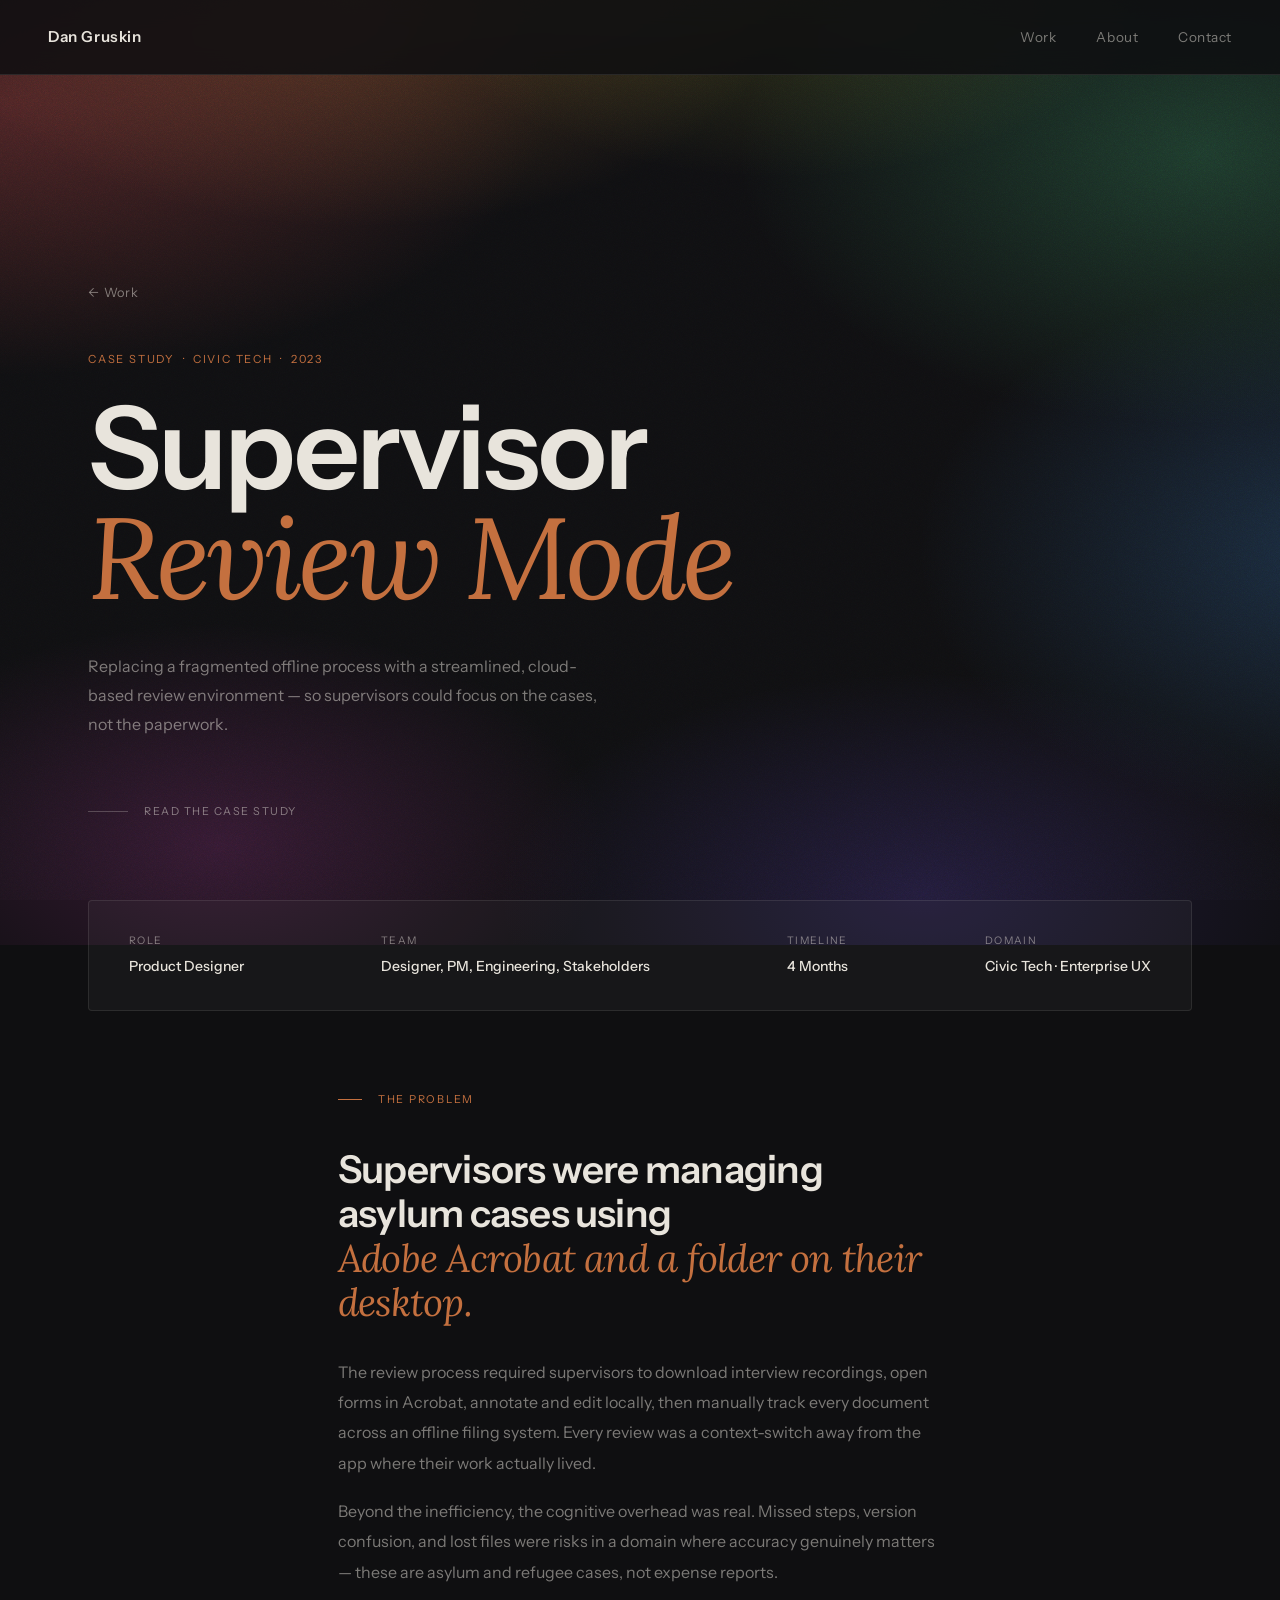
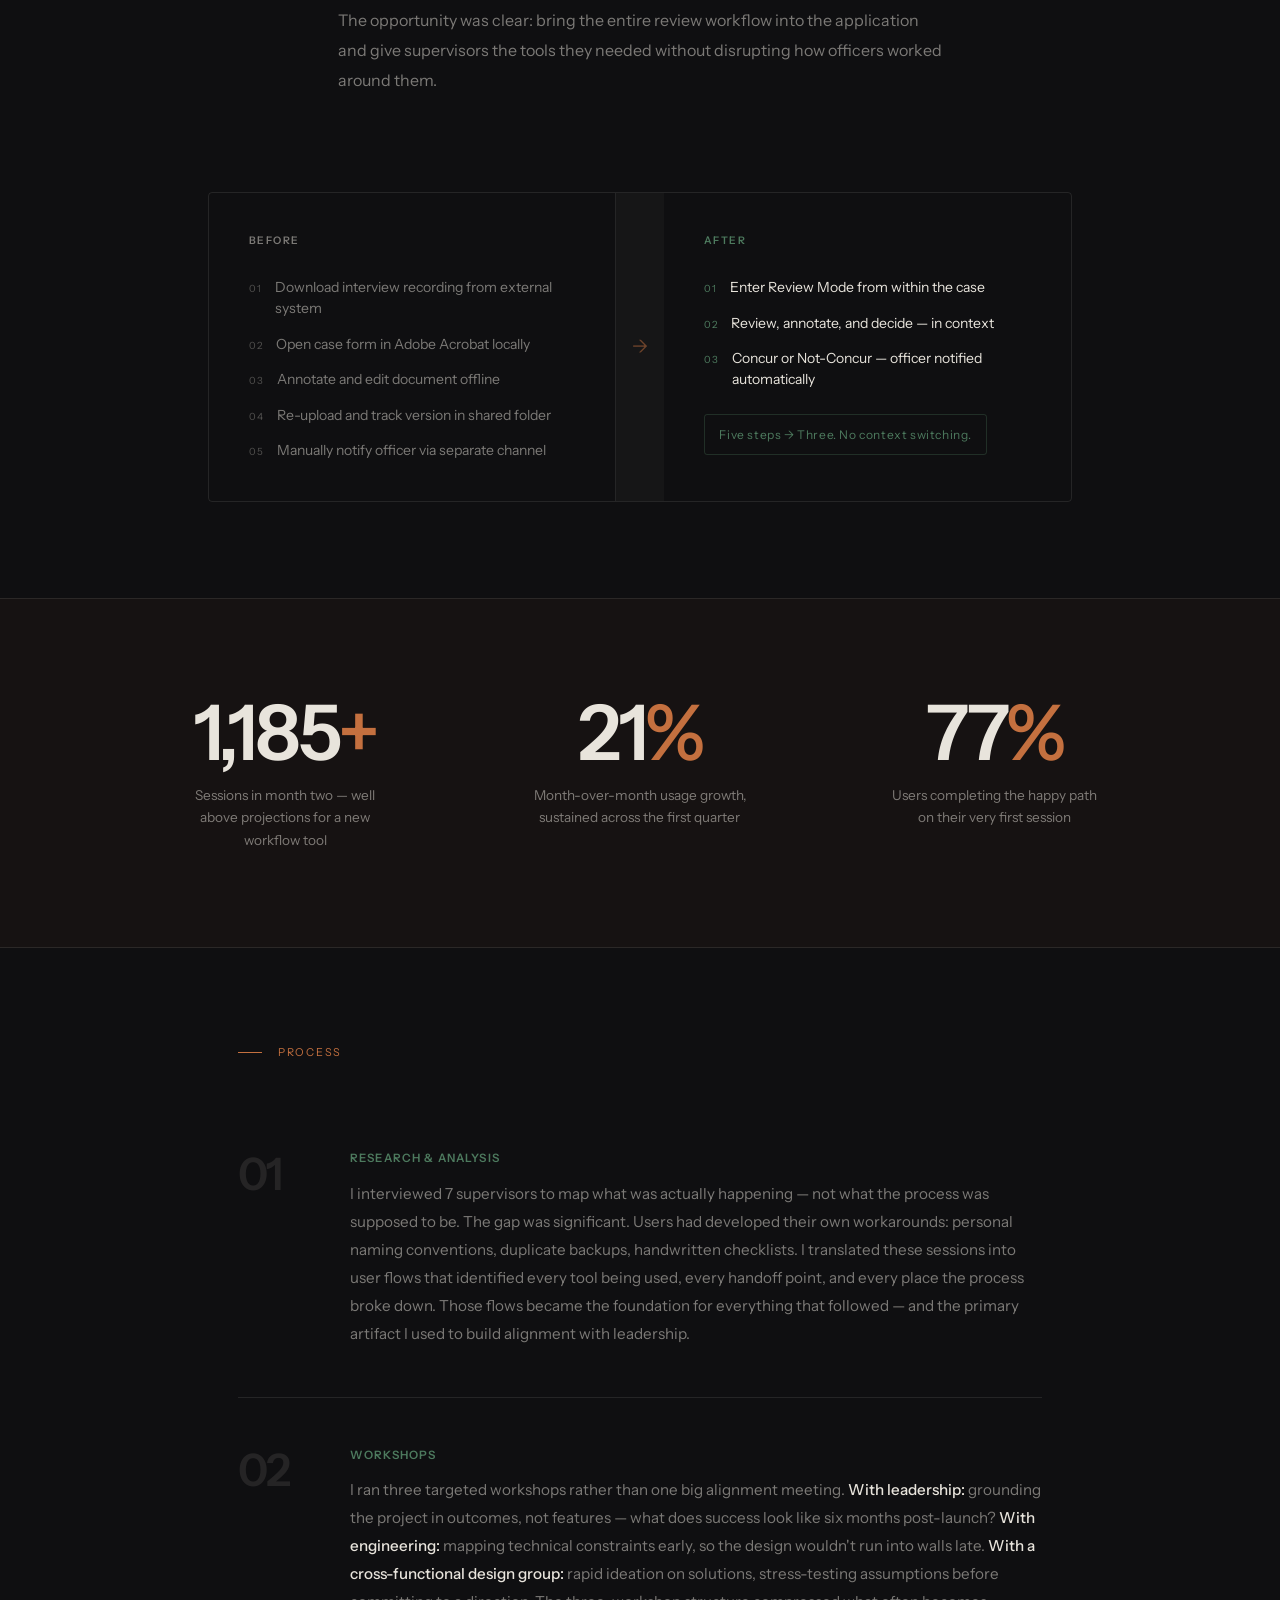
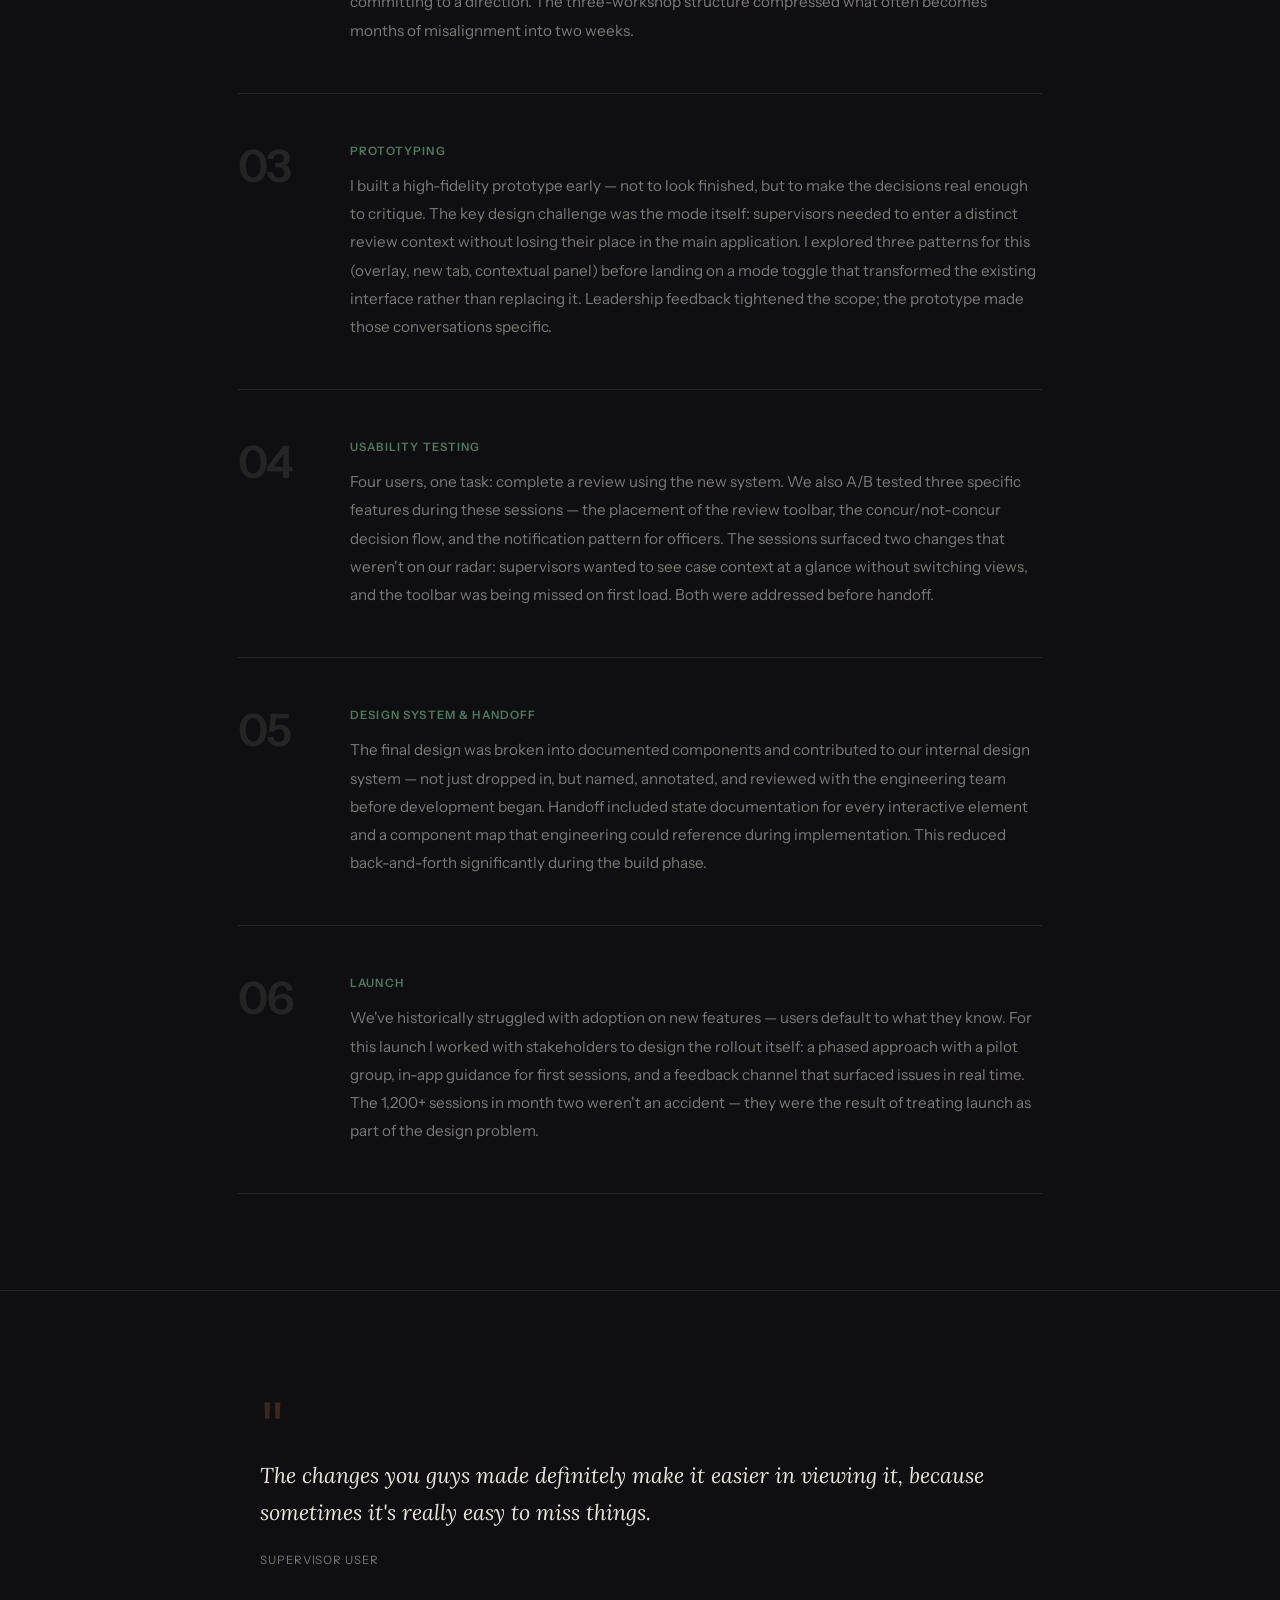
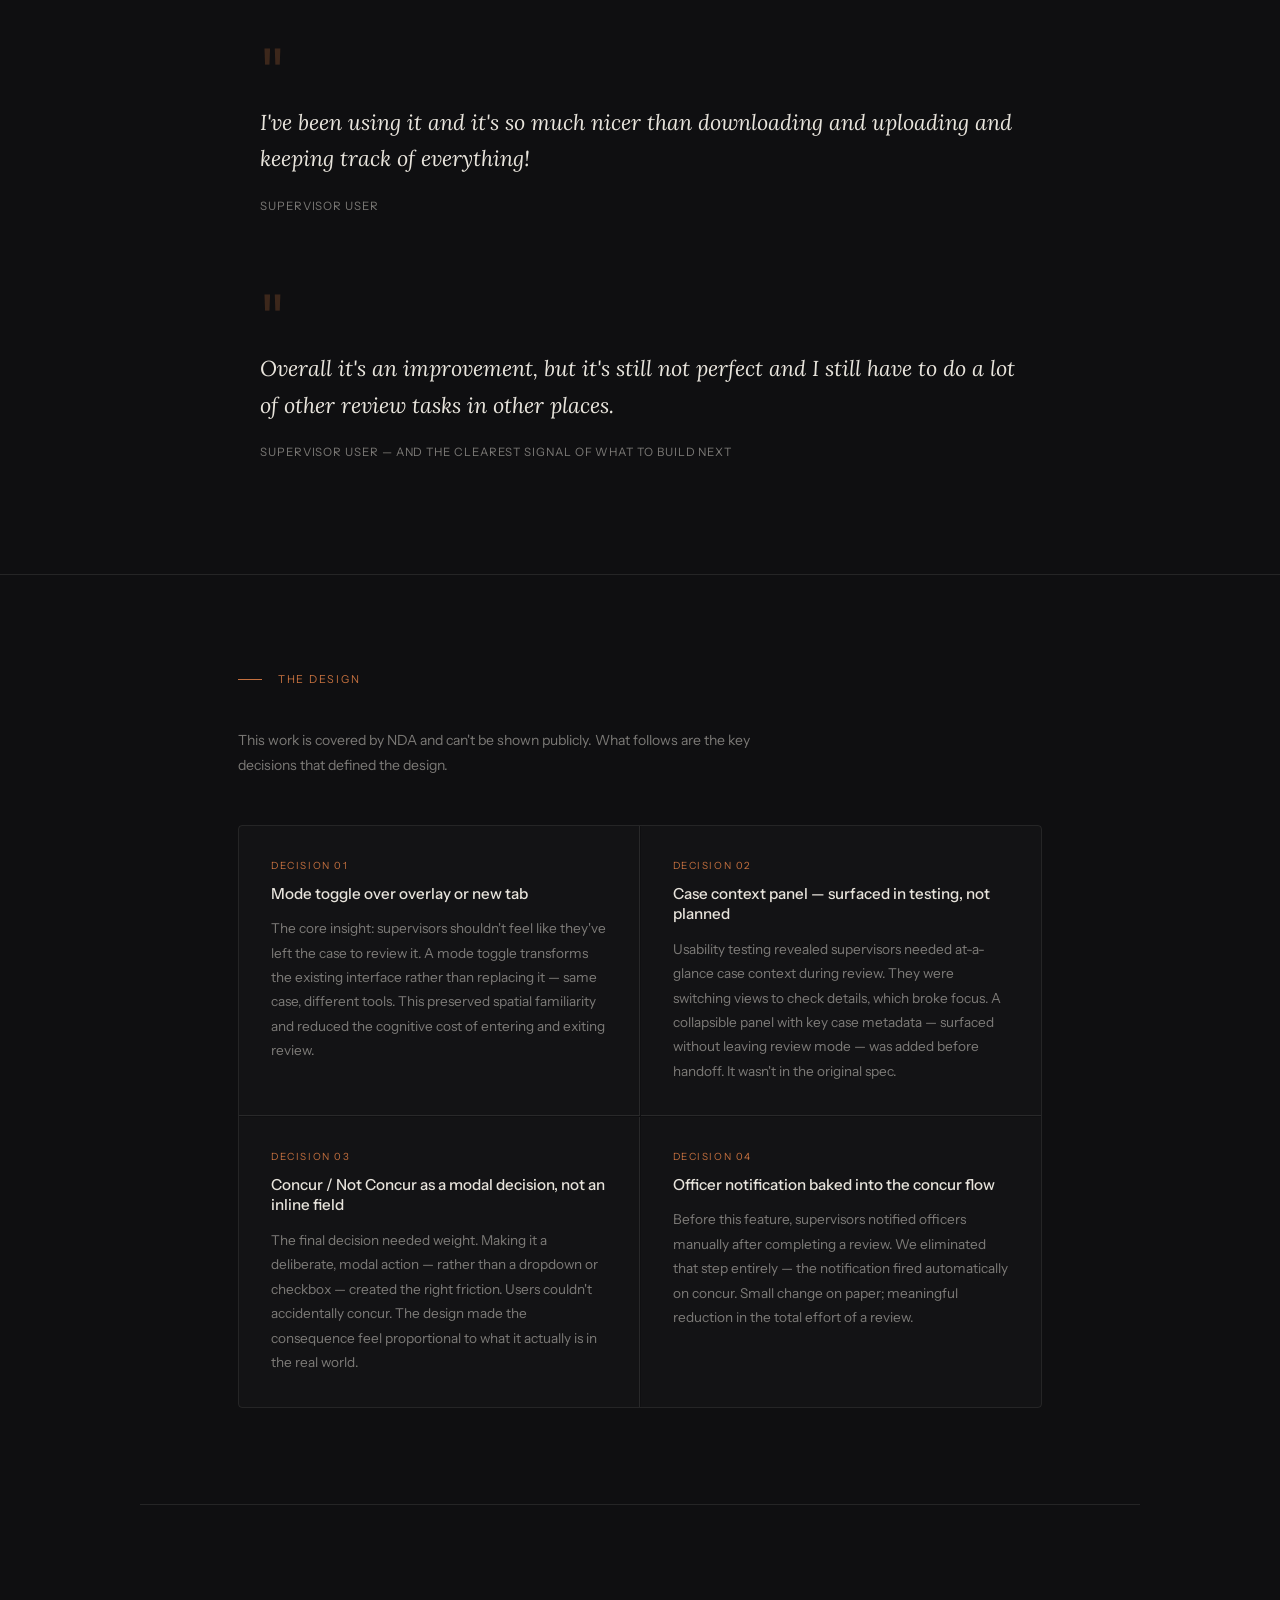
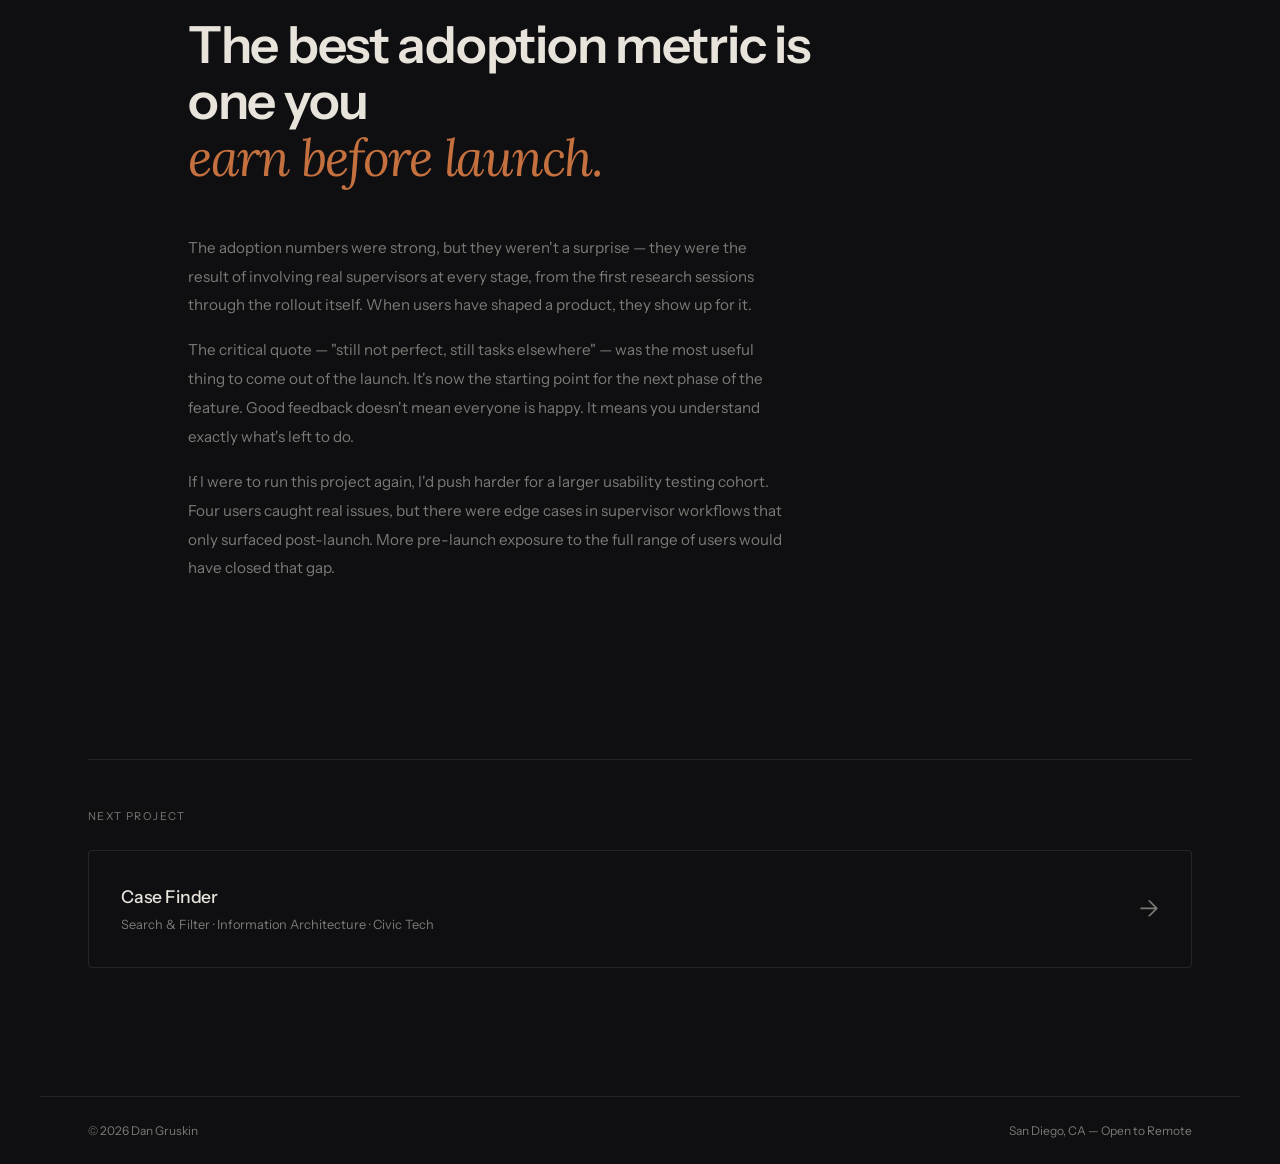
<file: supervisor-review-mode-v2.html>
<!DOCTYPE html>
<html lang="en">
<head>
  <meta charset="UTF-8" />
  <meta name="viewport" content="width=device-width, initial-scale=1.0" />
  <title>Supervisor Review Mode — Dan Gruskin</title>
  <link rel="preconnect" href="https://fonts.googleapis.com" />
  <link rel="preconnect" href="https://fonts.gstatic.com" crossorigin />
  <link href="https://fonts.googleapis.com/css2?family=Instrument+Sans:wght@400;500;600;700&family=Lora:ital,wght@0,400;0,600;1,400;1,600&display=swap" rel="stylesheet" />
  <style>
    :root {
      --bg: #0f0f11;
      --fg: #e8e4dc;
      --muted: rgba(232,228,220,0.5);
      --faint: rgba(232,228,220,0.07);
      --accent: #c4703f;
      --accent2: #4d7a5e;
      --border: rgba(232,228,220,0.1);
    }

    *, *::before, *::after { box-sizing: border-box; margin: 0; padding: 0; }
    html { scroll-behavior: smooth; }

    body {
      background: var(--bg);
      color: var(--fg);
      font-family: 'Instrument Sans', sans-serif;
      font-weight: 400;
      line-height: 1.6;
      overflow-x: hidden;
    }

    /* GRAIN OVERLAY */
    body::before {
      content: '';
      position: fixed;
      inset: 0;
      z-index: 1;
      pointer-events: none;
      opacity: 0.4;
      background-image: url("data:image/svg+xml,%3Csvg viewBox='0 0 256 256' xmlns='http://www.w3.org/2000/svg'%3E%3Cfilter id='noise'%3E%3CfeTurbulence type='fractalNoise' baseFrequency='0.9' numOctaves='4' stitchTiles='stitch'/%3E%3C/filter%3E%3Crect width='100%25' height='100%25' filter='url(%23noise)' opacity='1'/%3E%3C/svg%3E");
      background-size: 180px 180px;
      mix-blend-mode: overlay;
    }

    /* GRADIENT BG */
    .bg-gradient {
      position: fixed;
      inset: 0;
      z-index: 0;
      pointer-events: none;
      background:
        radial-gradient(ellipse 70% 50% at 5% 15%,  rgba(210, 80,  80,  0.3) 0%, transparent 55%),
        radial-gradient(ellipse 60% 45% at 30% 5%,  rgba(220, 140, 60,  0.25) 0%, transparent 50%),
        radial-gradient(ellipse 55% 45% at 60% 0%,  rgba(190, 200, 60,  0.2) 0%, transparent 50%),
        radial-gradient(ellipse 60% 50% at 90% 20%, rgba(70,  180, 120, 0.25) 0%, transparent 55%),
        radial-gradient(ellipse 55% 50% at 100% 60%,rgba(60,  130, 200, 0.25) 0%, transparent 55%),
        radial-gradient(ellipse 60% 45% at 70% 95%, rgba(100, 70,  200, 0.22) 0%, transparent 50%),
        radial-gradient(ellipse 55% 45% at 20% 90%, rgba(180, 60,  160, 0.22) 0%, transparent 50%),
        #0f0f11;
    }

    /* READING PROGRESS */
    .progress-bar {
      position: fixed;
      top: 0;
      left: 0;
      height: 2px;
      width: 0%;
      background: var(--accent);
      z-index: 200;
      transition: width 0.08s linear;
    }

    nav, header, section, footer, .meta-wrap, .flow-diagram,
    .stats-strip, .quote-strip, .decisions-section, .conclusion-section, .cs-next {
      position: relative;
      z-index: 2;
    }

    /* NAV */
    nav {
      position: fixed;
      top: 0;
      left: 0;
      right: 0;
      z-index: 100;
      display: flex;
      justify-content: space-between;
      align-items: center;
      padding: 1.5rem 3rem;
      background: rgba(15,15,17,0.85);
      backdrop-filter: blur(12px);
      -webkit-backdrop-filter: blur(12px);
      border-bottom: 1px solid var(--border);
    }
    .nav-logo {
      font-weight: 600;
      font-size: 0.95rem;
      letter-spacing: 0.04em;
      color: var(--fg);
      text-decoration: none;
    }
    .nav-links {
      display: flex;
      gap: 2.5rem;
      list-style: none;
    }
    .nav-links a {
      color: var(--muted);
      text-decoration: none;
      font-size: 0.85rem;
      letter-spacing: 0.04em;
      transition: color 0.2s;
    }
    .nav-links a:hover { color: var(--fg); }

    /* HERO */
    .hero {
      min-height: 100vh;
      display: flex;
      flex-direction: column;
      justify-content: flex-end;
      padding: 8rem 3rem 5rem;
      max-width: 1200px;
      margin: 0 auto;
    }
    .hero-back {
      font-size: 0.8rem;
      letter-spacing: 0.06em;
      color: var(--muted);
      text-decoration: none;
      display: inline-flex;
      align-items: center;
      gap: 0.5rem;
      margin-bottom: 3rem;
      transition: color 0.2s;
      opacity: 0;
      animation: fadeUp 0.5s ease 0.1s forwards;
    }
    .hero-back:hover { color: var(--fg); }
    .hero-eyebrow {
      font-size: 0.7rem;
      letter-spacing: 0.16em;
      text-transform: uppercase;
      color: var(--accent);
      margin-bottom: 1.5rem;
      opacity: 0;
      animation: fadeUp 0.5s ease 0.2s forwards;
    }
    .hero-title {
      font-size: clamp(3.5rem, 9vw, 8rem);
      font-weight: 600;
      line-height: 0.95;
      letter-spacing: -0.03em;
      opacity: 0;
      animation: fadeUp 0.6s ease 0.3s forwards;
    }
    .hero-title em {
      font-family: 'Lora', serif;
      font-style: italic;
      font-weight: 400;
      color: var(--accent);
      display: block;
    }
    .hero-sub {
      font-size: 1rem;
      line-height: 1.8;
      color: var(--muted);
      max-width: 520px;
      margin-top: 2.5rem;
      opacity: 0;
      animation: fadeUp 0.6s ease 0.45s forwards;
    }
    .hero-scroll {
      margin-top: 4rem;
      display: flex;
      align-items: center;
      gap: 1rem;
      opacity: 0;
      animation: fadeUp 0.5s ease 0.6s forwards;
    }
    .hero-scroll-line {
      width: 40px;
      height: 1px;
      background: rgba(232,228,220,0.25);
    }
    .hero-scroll-label {
      font-size: 0.68rem;
      letter-spacing: 0.14em;
      text-transform: uppercase;
      color: var(--muted);
    }

    /* META BAR */
    .meta-wrap {
      padding: 0 3rem 5rem;
      max-width: 1200px;
      margin: 0 auto;
    }
    .meta-bar {
      display: flex;
      justify-content: space-between;
      padding: 2rem 2.5rem;
      border: 1px solid var(--border);
      border-radius: 4px;
      background: rgba(232,228,220,0.04);
    }
    .meta-item {
      display: flex;
      flex-direction: column;
      gap: 0.35rem;
    }
    .meta-label {
      font-size: 0.65rem;
      letter-spacing: 0.13em;
      text-transform: uppercase;
      color: var(--muted);
    }
    .meta-value {
      font-size: 0.875rem;
      font-weight: 500;
      color: var(--fg);
    }

    /* SECTION EYEBROW */
    .section-eyebrow {
      font-size: 0.68rem;
      letter-spacing: 0.16em;
      text-transform: uppercase;
      color: var(--accent);
      margin-bottom: 2.5rem;
      display: flex;
      align-items: center;
      gap: 1rem;
    }
    .section-eyebrow::before {
      content: '';
      width: 24px;
      height: 1px;
      background: var(--accent);
      flex-shrink: 0;
    }

    /* PROSE COLUMN */
    .prose {
      max-width: 700px;
      margin: 0 auto;
      padding: 0 3rem 6rem;
    }
    .prose-heading {
      font-size: clamp(1.6rem, 3vw, 2.4rem);
      font-weight: 600;
      line-height: 1.15;
      letter-spacing: -0.02em;
      margin-bottom: 2rem;
    }
    .prose-heading em {
      font-family: 'Lora', serif;
      font-style: italic;
      font-weight: 400;
      color: var(--accent);
      display: block;
    }
    .prose-body {
      font-size: 1rem;
      line-height: 1.9;
      color: var(--muted);
    }
    .prose-body p + p { margin-top: 1.1rem; }

    /* FLOW DIAGRAM */
    .flow-diagram {
      max-width: 960px;
      margin: 0 auto 6rem;
      padding: 0 3rem;
    }
    .flow-inner {
      display: grid;
      grid-template-columns: 1fr 48px 1fr;
      gap: 0;
      border: 1px solid var(--border);
      border-radius: 4px;
      overflow: hidden;
    }
    .flow-col {
      padding: 2.5rem 2.5rem;
    }
    .flow-col:first-child {
      border-right: 1px solid var(--border);
    }
    .flow-col-label {
      font-size: 0.65rem;
      letter-spacing: 0.14em;
      text-transform: uppercase;
      font-weight: 600;
      margin-bottom: 1.75rem;
    }
    .flow-col-label.before { color: var(--muted); }
    .flow-col-label.after  { color: var(--accent2); }
    .flow-steps {
      display: flex;
      flex-direction: column;
      gap: 0.9rem;
    }
    .flow-step {
      font-size: 0.875rem;
      line-height: 1.5;
      color: var(--muted);
      display: flex;
      gap: 0.85rem;
      align-items: baseline;
    }
    .flow-step-num {
      font-size: 0.62rem;
      color: rgba(232,228,220,0.3);
      flex-shrink: 0;
      letter-spacing: 0.06em;
      padding-top: 0.15rem;
    }
    .flow-step.after-step { color: var(--fg); }
    .flow-step.after-step .flow-step-num { color: var(--accent2); }
    .flow-divider {
      display: flex;
      align-items: center;
      justify-content: center;
      background: rgba(232,228,220,0.03);
    }
    .flow-arrow {
      font-size: 1.2rem;
      color: var(--accent);
      opacity: 0.5;
    }
    .flow-result {
      margin-top: 1.5rem;
      padding: 0.6rem 0.9rem;
      border: 1px solid rgba(77,122,94,0.3);
      border-radius: 3px;
      font-size: 0.75rem;
      color: var(--accent2);
      letter-spacing: 0.05em;
      display: inline-block;
    }

    /* STATS STRIP */
    .stats-strip {
      padding: 6rem 3rem;
      border-top: 1px solid var(--border);
      border-bottom: 1px solid var(--border);
      background: rgba(196,112,63,0.04);
      margin-bottom: 6rem;
    }
    .stats-inner {
      max-width: 1000px;
      margin: 0 auto;
      display: grid;
      grid-template-columns: repeat(3, 1fr);
      gap: 4rem;
      text-align: center;
    }
    .stat-num {
      font-size: clamp(3.5rem, 6vw, 5.5rem);
      font-weight: 600;
      letter-spacing: -0.04em;
      line-height: 1;
      color: var(--fg);
      margin-bottom: 0.75rem;
    }
    .stat-num span { color: var(--accent); }
    .stat-label {
      font-size: 0.85rem;
      color: var(--muted);
      line-height: 1.65;
      max-width: 220px;
      margin: 0 auto;
    }

    /* PROCESS */
    .process-section {
      max-width: 900px;
      margin: 0 auto;
      padding: 0 3rem 6rem;
    }
    .process-phase {
      display: grid;
      grid-template-columns: 72px 1fr;
      gap: 2.5rem;
      padding: 3rem 0;
      border-bottom: 1px solid var(--border);
      align-items: start;
      position: relative;
    }
    .process-phase:first-of-type { border-top: 1px solid var(--border); }
    .phase-num {
      font-size: clamp(2rem, 3.5vw, 3rem);
      font-weight: 600;
      letter-spacing: -0.04em;
      line-height: 1;
      color: rgba(232,228,220,0.1);
      padding-top: 0.15rem;
      transition: color 0.3s ease;
    }
    .process-phase:hover .phase-num { color: var(--accent); }
    .phase-label {
      font-size: 0.72rem;
      letter-spacing: 0.1em;
      text-transform: uppercase;
      color: var(--accent2);
      font-weight: 600;
      margin-bottom: 0.75rem;
      transition: color 0.2s;
    }
    .process-phase:hover .phase-label { color: var(--accent); }
    .phase-body {
      font-size: 0.95rem;
      line-height: 1.85;
      color: var(--muted);
    }
    .phase-body strong { color: var(--fg); font-weight: 500; }

    /* QUOTE STRIP */
    .quote-strip {
      border-top: 1px solid var(--border);
      border-bottom: 1px solid var(--border);
      padding: 7rem 3rem;
      margin-bottom: 6rem;
    }
    .quotes-inner {
      max-width: 760px;
      margin: 0 auto;
      display: flex;
      flex-direction: column;
      gap: 5rem;
    }
    .quote-mark {
      font-family: 'Lora', serif;
      font-size: 4.5rem;
      line-height: 0.7;
      color: var(--accent);
      opacity: 0.25;
      display: block;
      margin-bottom: 0.25rem;
    }
    .quote-text {
      font-family: 'Lora', serif;
      font-style: italic;
      font-size: clamp(1.1rem, 1.8vw, 1.35rem);
      line-height: 1.7;
      color: var(--fg);
      margin-bottom: 1.25rem;
    }
    .quote-attr {
      font-size: 0.72rem;
      letter-spacing: 0.08em;
      text-transform: uppercase;
      color: var(--muted);
    }

    /* DESIGN DECISIONS */
    .decisions-section {
      max-width: 900px;
      margin: 0 auto;
      padding: 0 3rem 6rem;
    }
    .decisions-nda {
      font-size: 0.875rem;
      color: var(--muted);
      line-height: 1.75;
      max-width: 560px;
      margin-bottom: 3rem;
    }
    .decisions-grid {
      display: grid;
      grid-template-columns: 1fr 1fr;
      gap: 1px;
      border: 1px solid var(--border);
      border-radius: 4px;
      overflow: hidden;
    }
    .decision-card {
      padding: 2rem 2rem;
      background: rgba(232,228,220,0.02);
      border-right: 1px solid var(--border);
      border-bottom: 1px solid var(--border);
      transition: background 0.25s;
    }
    .decision-card:nth-child(even) { border-right: none; }
    .decision-card:nth-last-child(-n+2) { border-bottom: none; }
    .decision-card:hover { background: rgba(196,112,63,0.05); }
    .decision-num {
      font-size: 0.62rem;
      letter-spacing: 0.16em;
      text-transform: uppercase;
      color: var(--accent);
      margin-bottom: 0.6rem;
    }
    .decision-title {
      font-size: 0.95rem;
      font-weight: 500;
      line-height: 1.35;
      margin-bottom: 0.75rem;
      color: var(--fg);
    }
    .decision-body {
      font-size: 0.85rem;
      line-height: 1.8;
      color: var(--muted);
    }

    /* CONCLUSION */
    .conclusion-section {
      border-top: 1px solid var(--border);
      padding: 7rem 3rem;
      max-width: 1000px;
      margin: 0 auto;
    }
    .conclusion-heading {
      font-size: clamp(2rem, 4vw, 3.5rem);
      font-weight: 600;
      line-height: 1.1;
      letter-spacing: -0.025em;
      max-width: 700px;
      margin-bottom: 3rem;
    }
    .conclusion-heading em {
      font-family: 'Lora', serif;
      font-style: italic;
      font-weight: 400;
      color: var(--accent);
      display: block;
    }
    .conclusion-body {
      max-width: 600px;
      font-size: 0.95rem;
      line-height: 1.9;
      color: var(--muted);
    }
    .conclusion-body p + p { margin-top: 1rem; }

    /* NEXT PROJECT */
    .cs-next {
      padding: 4rem 3rem 8rem;
      max-width: 1200px;
      margin: 0 auto;
    }
    .cs-next-inner { border-top: 1px solid var(--border); padding-top: 3rem; }
    .cs-next-label {
      font-size: 0.68rem;
      letter-spacing: 0.13em;
      text-transform: uppercase;
      color: var(--muted);
      margin-bottom: 1.5rem;
    }
    .cs-next-card {
      display: flex;
      justify-content: space-between;
      align-items: center;
      text-decoration: none;
      color: var(--fg);
      padding: 2rem;
      border: 1px solid var(--border);
      border-radius: 4px;
      transition: border-color 0.2s, background 0.2s;
    }
    .cs-next-card:hover {
      border-color: rgba(196,112,63,0.3);
      background: rgba(232,228,220,0.03);
    }
    .cs-next-card-title {
      font-size: 1.1rem;
      font-weight: 500;
      letter-spacing: -0.01em;
    }
    .cs-next-card-sub {
      font-size: 0.8rem;
      color: var(--muted);
      margin-top: 0.25rem;
    }
    .cs-next-arrow {
      font-size: 1.5rem;
      color: var(--muted);
      transition: transform 0.2s, color 0.2s;
    }
    .cs-next-card:hover .cs-next-arrow { transform: translateX(4px); color: var(--fg); }

    footer {
      padding: 1.5rem 3rem;
      border-top: 1px solid var(--border);
      display: flex;
      justify-content: space-between;
      align-items: center;
      max-width: 1200px;
      margin: 0 auto;
    }
    footer p { font-size: 0.75rem; color: var(--muted); }

    @keyframes fadeUp {
      from { opacity: 0; transform: translateY(18px); }
      to   { opacity: 1; transform: translateY(0); }
    }

    @media (max-width: 860px) {
      nav { padding: 1.25rem 1.5rem; }
      .hero { padding: 7rem 1.5rem 4rem; }
      .meta-wrap { padding: 0 1.5rem 4rem; }
      .meta-bar { flex-wrap: wrap; gap: 1.5rem; padding: 1.5rem; }
      .prose { padding: 0 1.5rem 4rem; }
      .flow-diagram { padding: 0 1.5rem; margin-bottom: 4rem; }
      .flow-inner { grid-template-columns: 1fr; }
      .flow-col { padding: 2rem 1.5rem; }
      .flow-col:first-child { border-right: none; border-bottom: 1px solid var(--border); }
      .flow-divider { display: none; }
      .stats-strip { padding: 4rem 1.5rem; margin-bottom: 4rem; }
      .stats-inner { grid-template-columns: 1fr; gap: 2.5rem; }
      .process-section { padding: 0 1.5rem 4rem; }
      .process-phase { grid-template-columns: 48px 1fr; gap: 1.25rem; }
      .phase-num { font-size: 1.75rem; }
      .quote-strip { padding: 4rem 1.5rem; margin-bottom: 4rem; }
      .decisions-section { padding: 0 1.5rem 4rem; }
      .decisions-grid { grid-template-columns: 1fr; }
      .decision-card { border-right: none; }
      .decision-card:nth-last-child(-n+2) { border-bottom: 1px solid var(--border); }
      .decision-card:last-child { border-bottom: none; }
      .conclusion-section { padding: 4rem 1.5rem; }
      .cs-next { padding: 3rem 1.5rem 6rem; }
      footer { padding: 1.5rem; flex-direction: column; gap: 0.5rem; text-align: center; }
    }
  </style>
</head>
<body>

  <div class="bg-gradient"></div>

  <nav>
    <a href="index.html" class="nav-logo">Dan Gruskin</a>
    <ul class="nav-links">
      <li><a href="index.html#work">Work</a></li>
      <li><a href="index.html#about">About</a></li>
      <li><a href="index.html#contact">Contact</a></li>
    </ul>
  </nav>

  <!-- HERO -->
  <header>
    <div class="hero">
      <a href="index.html#work" class="hero-back">← Work</a>
      <div class="hero-eyebrow">Case Study &nbsp;·&nbsp; Civic Tech &nbsp;·&nbsp; 2023</div>
      <h1 class="hero-title">
        Supervisor<br>
        <em>Review Mode</em>
      </h1>
      <p class="hero-sub">
        Replacing a fragmented offline process with a streamlined, cloud-based review environment — so supervisors could focus on the cases, not the paperwork.
      </p>
      <div class="hero-scroll">
        <div class="hero-scroll-line"></div>
        <span class="hero-scroll-label">Read the case study</span>
      </div>
    </div>
  </header>

  <!-- META BAR -->
  <div class="meta-wrap">
    <div class="meta-bar">
      <div class="meta-item">
        <span class="meta-label">Role</span>
        <span class="meta-value">Product Designer</span>
      </div>
      <div class="meta-item">
        <span class="meta-label">Team</span>
        <span class="meta-value">Designer, PM, Engineering, Stakeholders</span>
      </div>
      <div class="meta-item">
        <span class="meta-label">Timeline</span>
        <span class="meta-value">4 Months</span>
      </div>
      <div class="meta-item">
        <span class="meta-label">Domain</span>
        <span class="meta-value">Civic Tech · Enterprise UX</span>
      </div>
    </div>
  </div>

  <!-- PROBLEM -->
  <section class="prose">
    <div class="section-eyebrow">The Problem</div>
    <h2 class="prose-heading">
      Supervisors were managing asylum cases using
      <em>Adobe Acrobat and a folder on their desktop.</em>
    </h2>
    <div class="prose-body">
      <p>The review process required supervisors to download interview recordings, open forms in Acrobat, annotate and edit locally, then manually track every document across an offline filing system. Every review was a context-switch away from the app where their work actually lived.</p>
      <p>Beyond the inefficiency, the cognitive overhead was real. Missed steps, version confusion, and lost files were risks in a domain where accuracy genuinely matters — these are asylum and refugee cases, not expense reports.</p>
      <p>The opportunity was clear: bring the entire review workflow into the application and give supervisors the tools they needed without disrupting how officers worked around them.</p>
    </div>
  </section>

  <!-- BEFORE / AFTER FLOW -->
  <div class="flow-diagram">
    <div class="flow-inner">
      <div class="flow-col">
        <div class="flow-col-label before">Before</div>
        <div class="flow-steps">
          <div class="flow-step">
            <span class="flow-step-num">01</span>
            <span>Download interview recording from external system</span>
          </div>
          <div class="flow-step">
            <span class="flow-step-num">02</span>
            <span>Open case form in Adobe Acrobat locally</span>
          </div>
          <div class="flow-step">
            <span class="flow-step-num">03</span>
            <span>Annotate and edit document offline</span>
          </div>
          <div class="flow-step">
            <span class="flow-step-num">04</span>
            <span>Re-upload and track version in shared folder</span>
          </div>
          <div class="flow-step">
            <span class="flow-step-num">05</span>
            <span>Manually notify officer via separate channel</span>
          </div>
        </div>
      </div>
      <div class="flow-divider">
        <span class="flow-arrow">→</span>
      </div>
      <div class="flow-col">
        <div class="flow-col-label after">After</div>
        <div class="flow-steps">
          <div class="flow-step after-step">
            <span class="flow-step-num">01</span>
            <span>Enter Review Mode from within the case</span>
          </div>
          <div class="flow-step after-step">
            <span class="flow-step-num">02</span>
            <span>Review, annotate, and decide — in context</span>
          </div>
          <div class="flow-step after-step">
            <span class="flow-step-num">03</span>
            <span>Concur or Not-Concur — officer notified automatically</span>
          </div>
        </div>
        <div class="flow-result">Five steps → Three. No context switching.</div>
      </div>
    </div>
  </div>

  <!-- STATS -->
  <div class="stats-strip">
    <div class="stats-inner">
      <div class="stat">
        <div class="stat-num">1,200<span>+</span></div>
        <div class="stat-label">Sessions in month two — well above projections for a new workflow tool</div>
      </div>
      <div class="stat">
        <div class="stat-num">22<span>%</span></div>
        <div class="stat-label">Month-over-month usage growth, sustained across the first quarter</div>
      </div>
      <div class="stat">
        <div class="stat-num">83<span>%</span></div>
        <div class="stat-label">Users completing the happy path on their very first session</div>
      </div>
    </div>
  </div>

  <!-- PROCESS -->
  <section class="process-section">
    <div class="section-eyebrow">Process</div>

    <div class="process-phase">
      <div class="phase-num">01</div>
      <div class="phase-content">
        <div class="phase-label">Research &amp; Analysis</div>
        <div class="phase-body">
          I interviewed 7 supervisors to map what was actually happening — not what the process was supposed to be. The gap was significant. Users had developed their own workarounds: personal naming conventions, duplicate backups, handwritten checklists. I translated these sessions into user flows that identified every tool being used, every handoff point, and every place the process broke down. Those flows became the foundation for everything that followed — and the primary artifact I used to build alignment with leadership.
        </div>
      </div>
    </div>

    <div class="process-phase">
      <div class="phase-num">02</div>
      <div class="phase-content">
        <div class="phase-label">Workshops</div>
        <div class="phase-body">
          I ran three targeted workshops rather than one big alignment meeting. <strong>With leadership:</strong> grounding the project in outcomes, not features — what does success look like six months post-launch? <strong>With engineering:</strong> mapping technical constraints early, so the design wouldn't run into walls late. <strong>With a cross-functional design group:</strong> rapid ideation on solutions, stress-testing assumptions before committing to a direction. The three-workshop structure compressed what often becomes months of misalignment into two weeks.
        </div>
      </div>
    </div>

    <div class="process-phase">
      <div class="phase-num">03</div>
      <div class="phase-content">
        <div class="phase-label">Prototyping</div>
        <div class="phase-body">
          I built a high-fidelity prototype early — not to look finished, but to make the decisions real enough to critique. The key design challenge was the mode itself: supervisors needed to enter a distinct review context without losing their place in the main application. I explored three patterns for this (overlay, new tab, contextual panel) before landing on a mode toggle that transformed the existing interface rather than replacing it. Leadership feedback tightened the scope; the prototype made those conversations specific.
        </div>
      </div>
    </div>

    <div class="process-phase">
      <div class="phase-num">04</div>
      <div class="phase-content">
        <div class="phase-label">Usability Testing</div>
        <div class="phase-body">
          Four users, one task: complete a review using the new system. We also A/B tested three specific features during these sessions — the placement of the review toolbar, the concur/not-concur decision flow, and the notification pattern for officers. The sessions surfaced two changes that weren't on our radar: supervisors wanted to see case context at a glance without switching views, and the toolbar was being missed on first load. Both were addressed before handoff.
        </div>
      </div>
    </div>

    <div class="process-phase">
      <div class="phase-num">05</div>
      <div class="phase-content">
        <div class="phase-label">Design System &amp; Handoff</div>
        <div class="phase-body">
          The final design was broken into documented components and contributed to our internal design system — not just dropped in, but named, annotated, and reviewed with the engineering team before development began. Handoff included state documentation for every interactive element and a component map that engineering could reference during implementation. This reduced back-and-forth significantly during the build phase.
        </div>
      </div>
    </div>

    <div class="process-phase">
      <div class="phase-num">06</div>
      <div class="phase-content">
        <div class="phase-label">Launch</div>
        <div class="phase-body">
          We've historically struggled with adoption on new features — users default to what they know. For this launch I worked with stakeholders to design the rollout itself: a phased approach with a pilot group, in-app guidance for first sessions, and a feedback channel that surfaced issues in real time. The 1,200+ sessions in month two weren't an accident — they were the result of treating launch as part of the design problem.
        </div>
      </div>
    </div>
  </section>

  <!-- QUOTES -->
  <div class="quote-strip">
    <div class="quotes-inner">
      <div class="quote-block">
        <span class="quote-mark">"</span>
        <div class="quote-text">The changes you guys made definitely make it easier in viewing it, because sometimes it's really easy to miss things.</div>
        <div class="quote-attr">Supervisor User</div>
      </div>
      <div class="quote-block">
        <span class="quote-mark">"</span>
        <div class="quote-text">I've been using it and it's so much nicer than downloading and uploading and keeping track of everything!</div>
        <div class="quote-attr">Supervisor User</div>
      </div>
      <div class="quote-block">
        <span class="quote-mark">"</span>
        <div class="quote-text">Overall it's an improvement, but it's still not perfect and I still have to do a lot of other review tasks in other places.</div>
        <div class="quote-attr">Supervisor User — and the clearest signal of what to build next</div>
      </div>
    </div>
  </div>

  <!-- DESIGN DECISIONS -->
  <section class="decisions-section">
    <div class="section-eyebrow">The Design</div>
    <p class="decisions-nda">This work is covered by NDA and can't be shown publicly. What follows are the key decisions that defined the design.</p>
    <div class="decisions-grid">
      <div class="decision-card">
        <div class="decision-num">Decision 01</div>
        <div class="decision-title">Mode toggle over overlay or new tab</div>
        <div class="decision-body">The core insight: supervisors shouldn't feel like they've left the case to review it. A mode toggle transforms the existing interface rather than replacing it — same case, different tools. This preserved spatial familiarity and reduced the cognitive cost of entering and exiting review.</div>
      </div>
      <div class="decision-card">
        <div class="decision-num">Decision 02</div>
        <div class="decision-title">Case context panel — surfaced in testing, not planned</div>
        <div class="decision-body">Usability testing revealed supervisors needed at-a-glance case context during review. They were switching views to check details, which broke focus. A collapsible panel with key case metadata — surfaced without leaving review mode — was added before handoff. It wasn't in the original spec.</div>
      </div>
      <div class="decision-card">
        <div class="decision-num">Decision 03</div>
        <div class="decision-title">Concur / Not Concur as a modal decision, not an inline field</div>
        <div class="decision-body">The final decision needed weight. Making it a deliberate, modal action — rather than a dropdown or checkbox — created the right friction. Users couldn't accidentally concur. The design made the consequence feel proportional to what it actually is in the real world.</div>
      </div>
      <div class="decision-card">
        <div class="decision-num">Decision 04</div>
        <div class="decision-title">Officer notification baked into the concur flow</div>
        <div class="decision-body">Before this feature, supervisors notified officers manually after completing a review. We eliminated that step entirely — the notification fired automatically on concur. Small change on paper; meaningful reduction in the total effort of a review.</div>
      </div>
    </div>
  </section>

  <!-- CONCLUSION -->
  <section class="conclusion-section">
    <h2 class="conclusion-heading">
      The best adoption metric is one you
      <em>earn before launch.</em>
    </h2>
    <div class="conclusion-body">
      <p>The adoption numbers were strong, but they weren't a surprise — they were the result of involving real supervisors at every stage, from the first research sessions through the rollout itself. When users have shaped a product, they show up for it.</p>
      <p>The critical quote — "still not perfect, still tasks elsewhere" — was the most useful thing to come out of the launch. It's now the starting point for the next phase of the feature. Good feedback doesn't mean everyone is happy. It means you understand exactly what's left to do.</p>
      <p>If I were to run this project again, I'd push harder for a larger usability testing cohort. Four users caught real issues, but there were edge cases in supervisor workflows that only surfaced post-launch. More pre-launch exposure to the full range of users would have closed that gap.</p>
    </div>
  </section>

  <!-- NEXT PROJECT -->
  <div class="cs-next">
    <div class="cs-next-inner">
      <div class="cs-next-label">Next Project</div>
      <a href="case-finder.html" class="cs-next-card">
        <div>
          <div class="cs-next-card-title">Case Finder</div>
          <div class="cs-next-card-sub">Search &amp; Filter · Information Architecture · Civic Tech</div>
        </div>
        <div class="cs-next-arrow">→</div>
      </a>
    </div>
  </div>

  <footer>
    <p>© 2026 Dan Gruskin</p>
    <p>San Diego, CA — Open to Remote</p>
  </footer>

  <script>
    // Reading progress bar
    const progressBar = document.createElement('div');
    progressBar.className = 'progress-bar';
    document.body.prepend(progressBar);
    window.addEventListener('scroll', () => {
      const scrolled = window.scrollY;
      const total = document.documentElement.scrollHeight - window.innerHeight;
      progressBar.style.width = (scrolled / total * 100) + '%';
    }, { passive: true });

    // Background parallax
    const bg = document.querySelector('.bg-gradient');
    let tx = 0, ty = 0, cx = 0, cy = 0;
    document.addEventListener('mousemove', e => {
      tx = (e.clientX / window.innerWidth  - 0.5) * 40;
      ty = (e.clientY / window.innerHeight - 0.5) * 40;
    });
    (function animateBg() {
      cx += (tx - cx) * 0.05;
      cy += (ty - cy) * 0.05;
      if (bg) bg.style.transform = `translate(${cx}px, ${cy}px) scale(1.1)`;
      requestAnimationFrame(animateBg);
    })();

    // Stat counter animation
    function animateStats() {
      const statData = [
        { el: document.querySelector('.stat:nth-child(1) .stat-num'), target: 1200, suffix: '+' },
        { el: document.querySelector('.stat:nth-child(2) .stat-num'), target: 22,   suffix: '%' },
        { el: document.querySelector('.stat:nth-child(3) .stat-num'), target: 83,   suffix: '%' },
      ];
      statData.forEach(({ el, target, suffix }, i) => {
        if (!el) return;
        const duration = 1400;
        const delay = i * 130;
        const startTime = performance.now() + delay;
        function tick(now) {
          if (now < startTime) { requestAnimationFrame(tick); return; }
          const elapsed = now - startTime;
          const progress = Math.min(elapsed / duration, 1);
          const eased = 1 - Math.pow(1 - progress, 3);
          const value = Math.round(eased * target);
          el.innerHTML = value.toLocaleString() + `<span>${suffix}</span>`;
          if (progress < 1) requestAnimationFrame(tick);
        }
        requestAnimationFrame(tick);
      });
    }
    const statsObserver = new IntersectionObserver((entries) => {
      entries.forEach(entry => {
        if (entry.isIntersecting) { animateStats(); statsObserver.unobserve(entry.target); }
      });
    }, { threshold: 0.3 });
    const statsEl = document.querySelector('.stats-inner');
    if (statsEl) statsObserver.observe(statsEl);

    // Scroll reveal
    const revealObserver = new IntersectionObserver((entries) => {
      entries.forEach(entry => {
        if (entry.isIntersecting) {
          entry.target.style.opacity = '1';
          entry.target.style.transform = 'translateY(0)';
          revealObserver.unobserve(entry.target);
        }
      });
    }, { threshold: 0.05 });

    document.querySelectorAll('.prose, .flow-inner, .stat, .process-phase, .quote-block, .decision-card, .conclusion-section, .cs-next-card').forEach((el, i) => {
      el.style.opacity = '0';
      el.style.transform = 'translateY(14px)';
      el.style.transition = `opacity 0.55s ease ${i * 0.04}s, transform 0.55s ease ${i * 0.04}s`;
      revealObserver.observe(el);
    });
  </script>

</body>
</html>
</file>
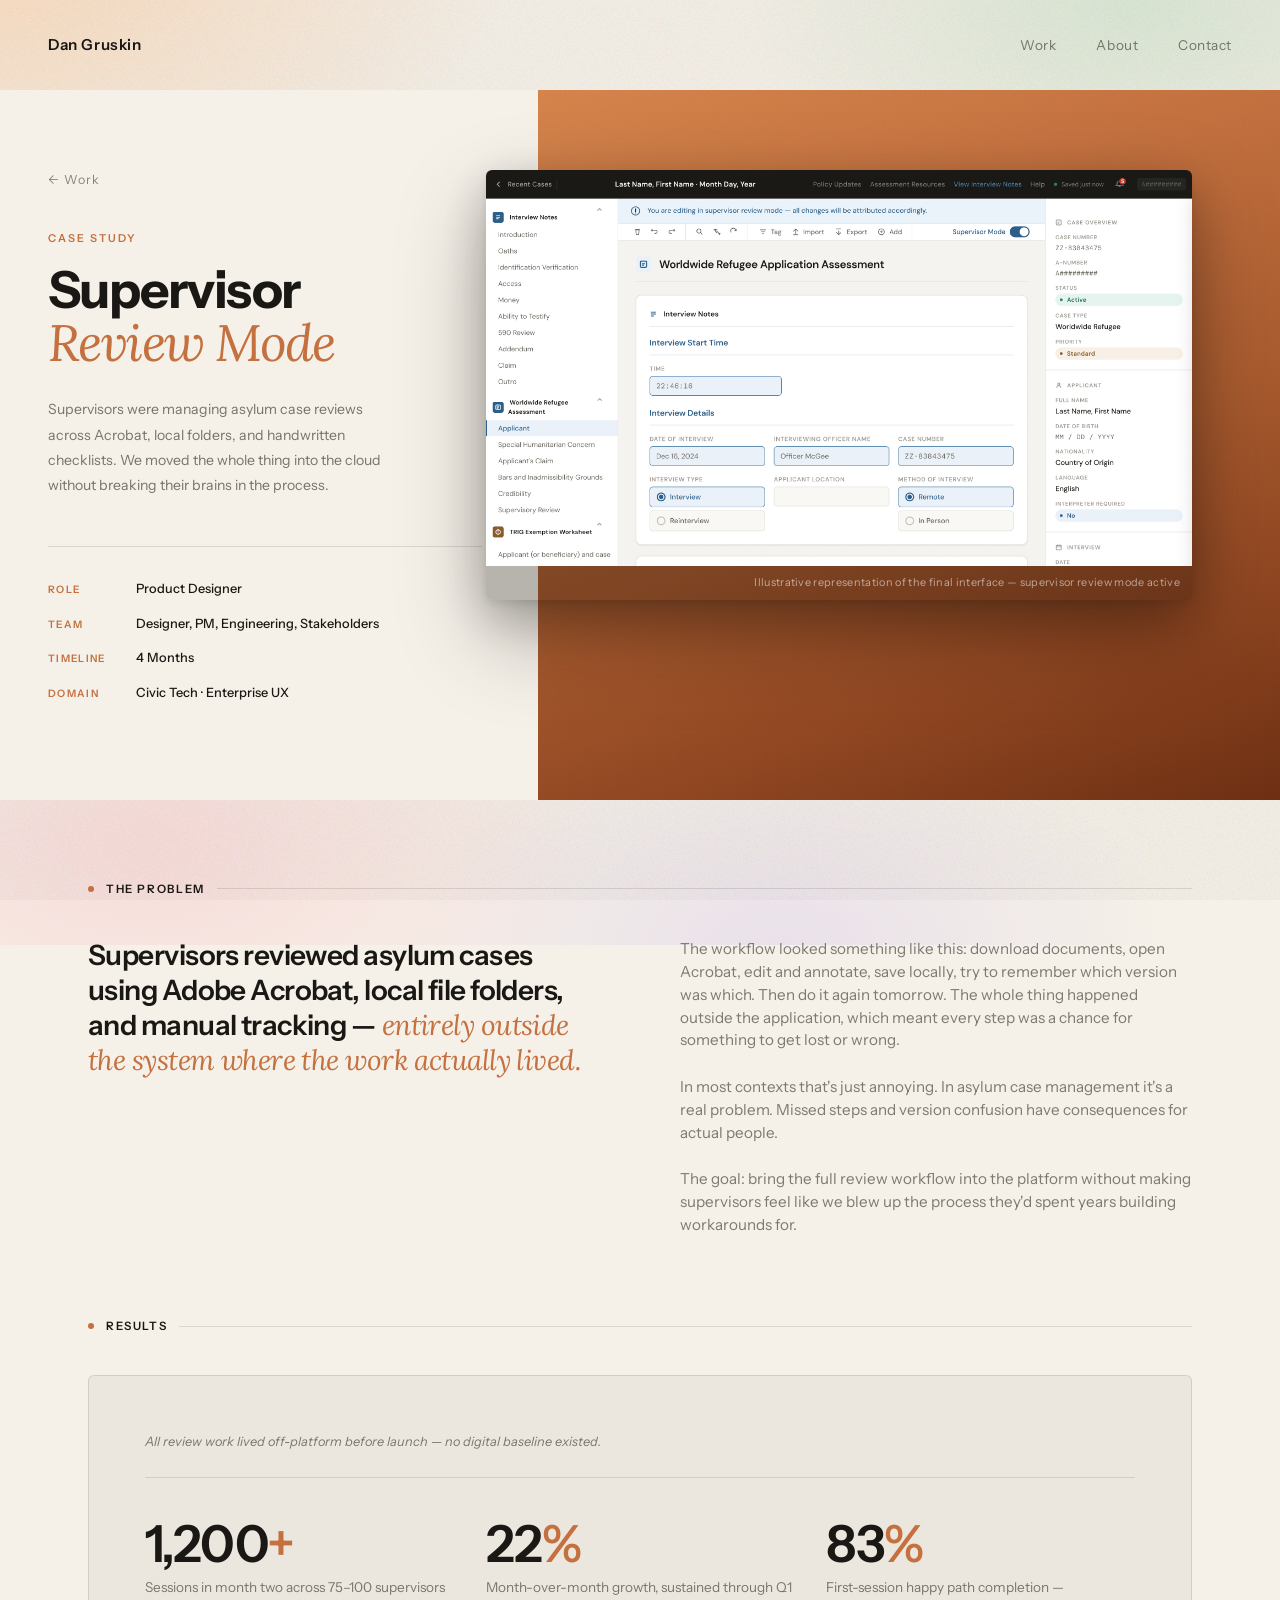
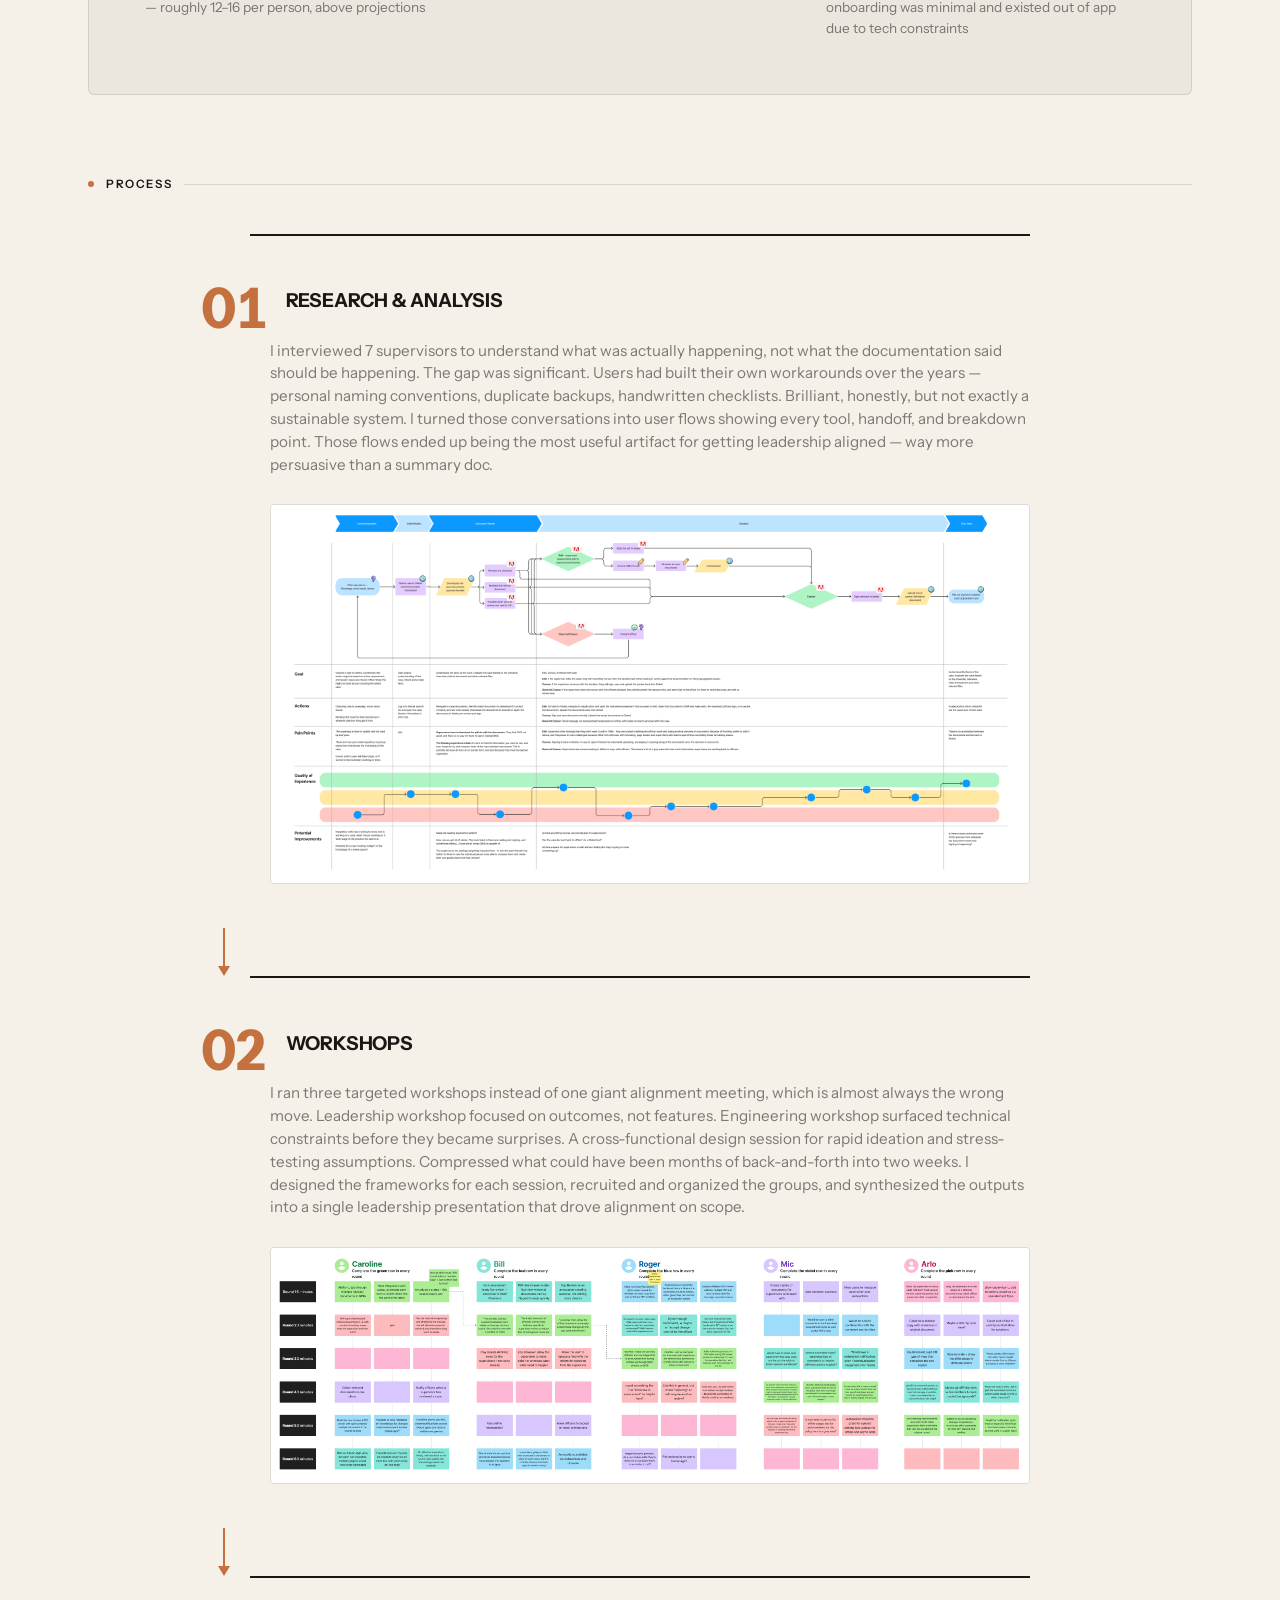
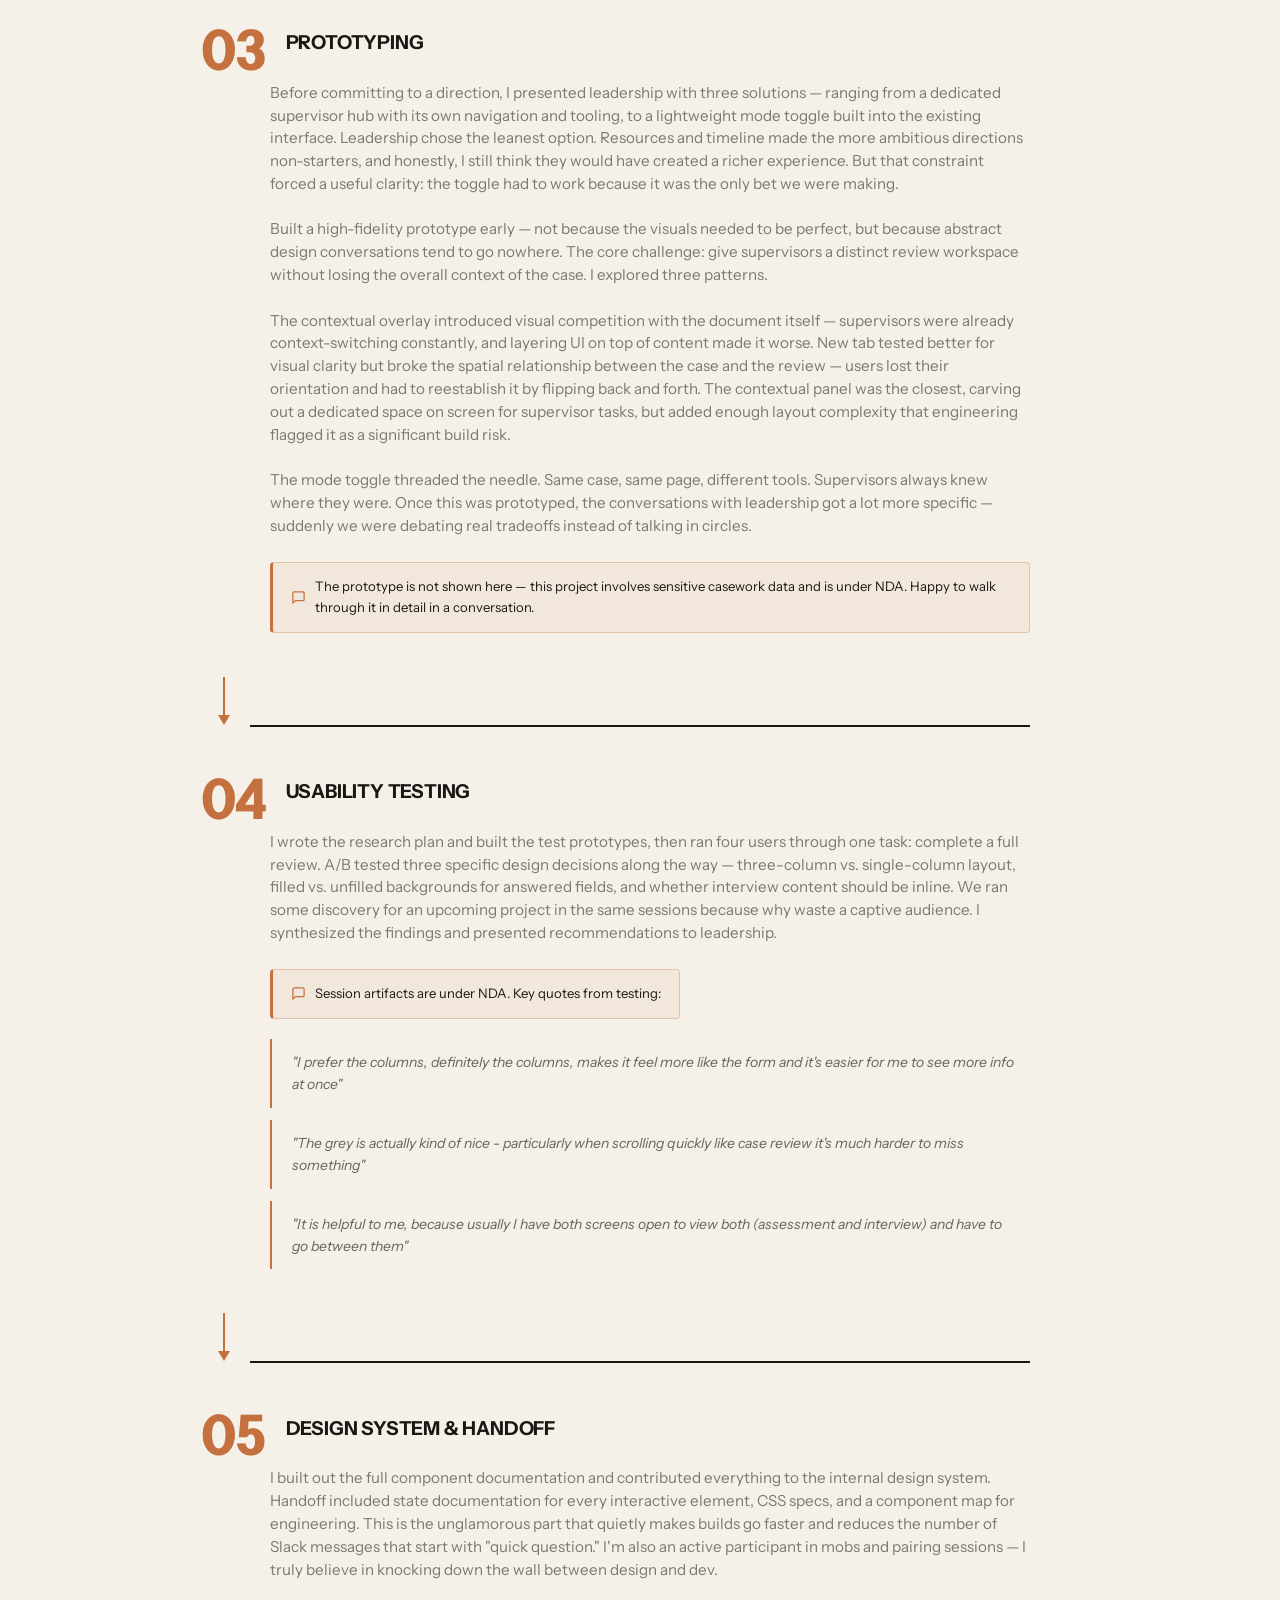
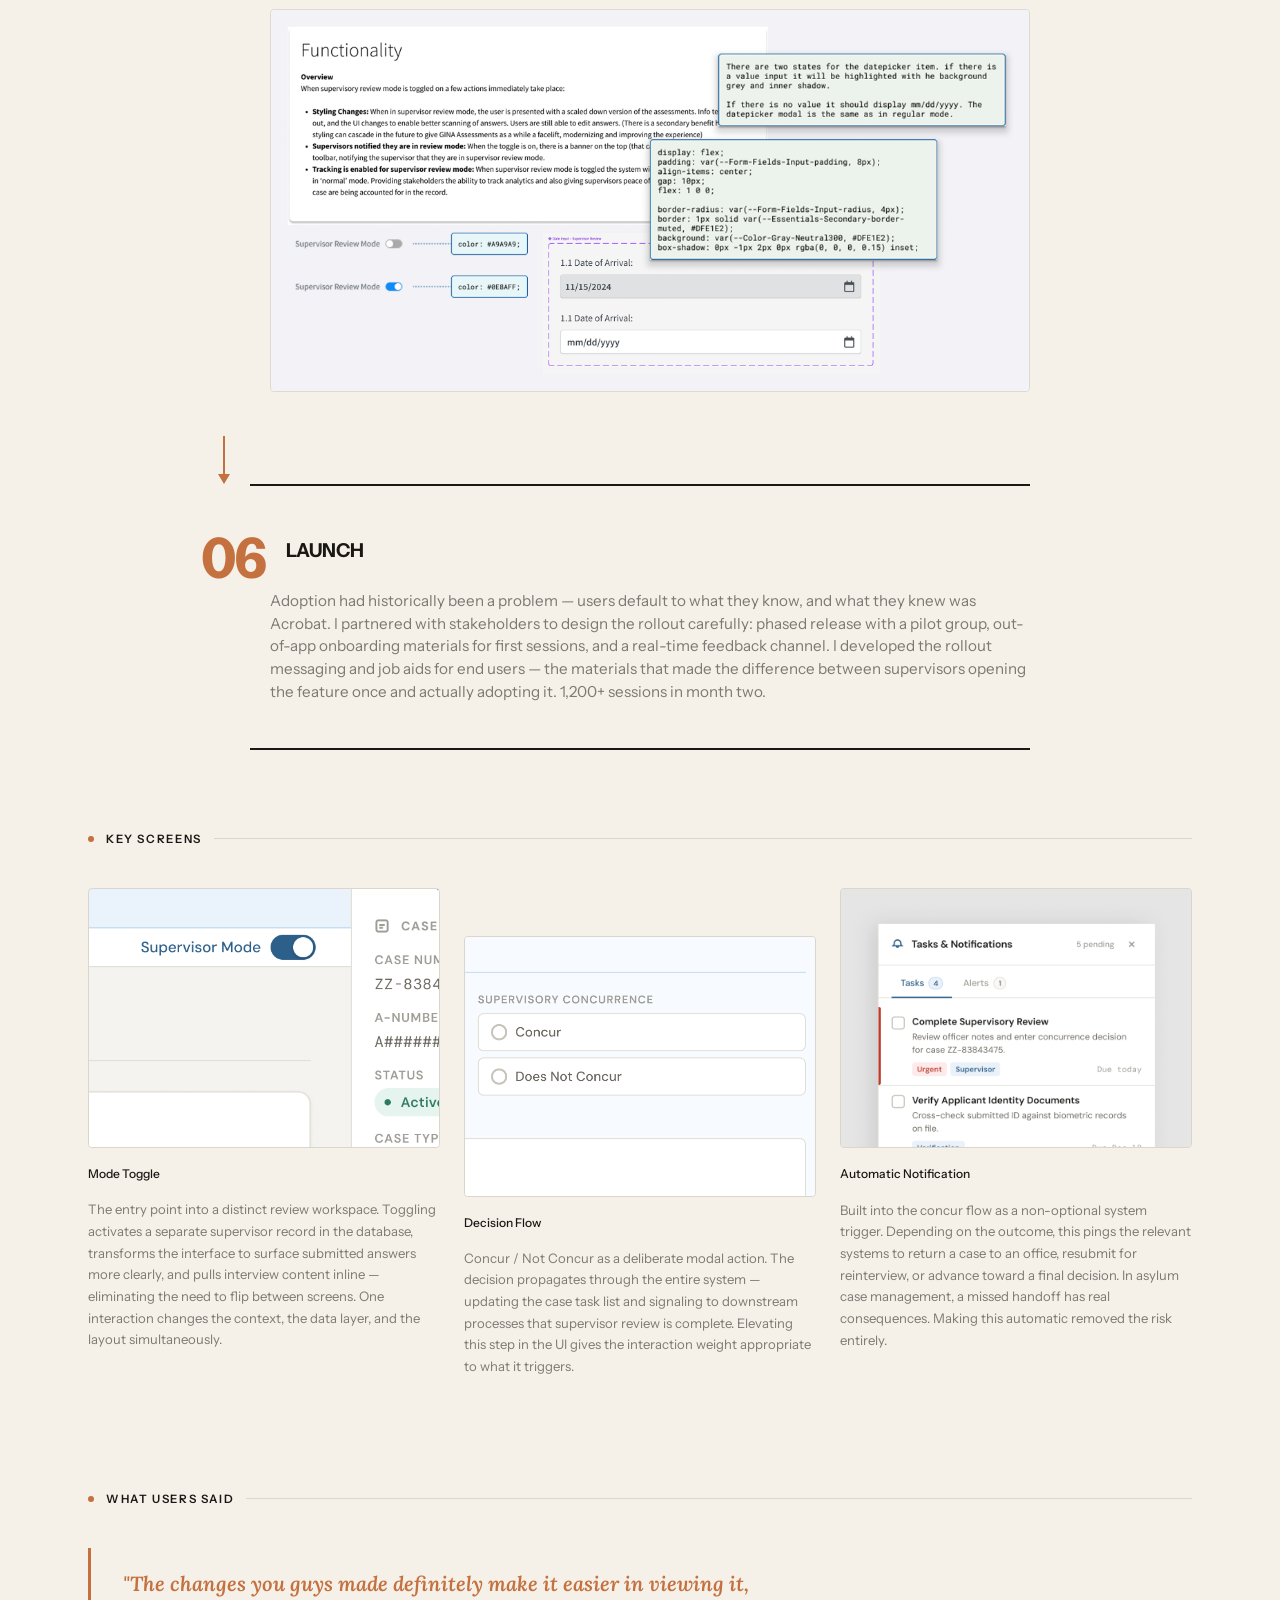
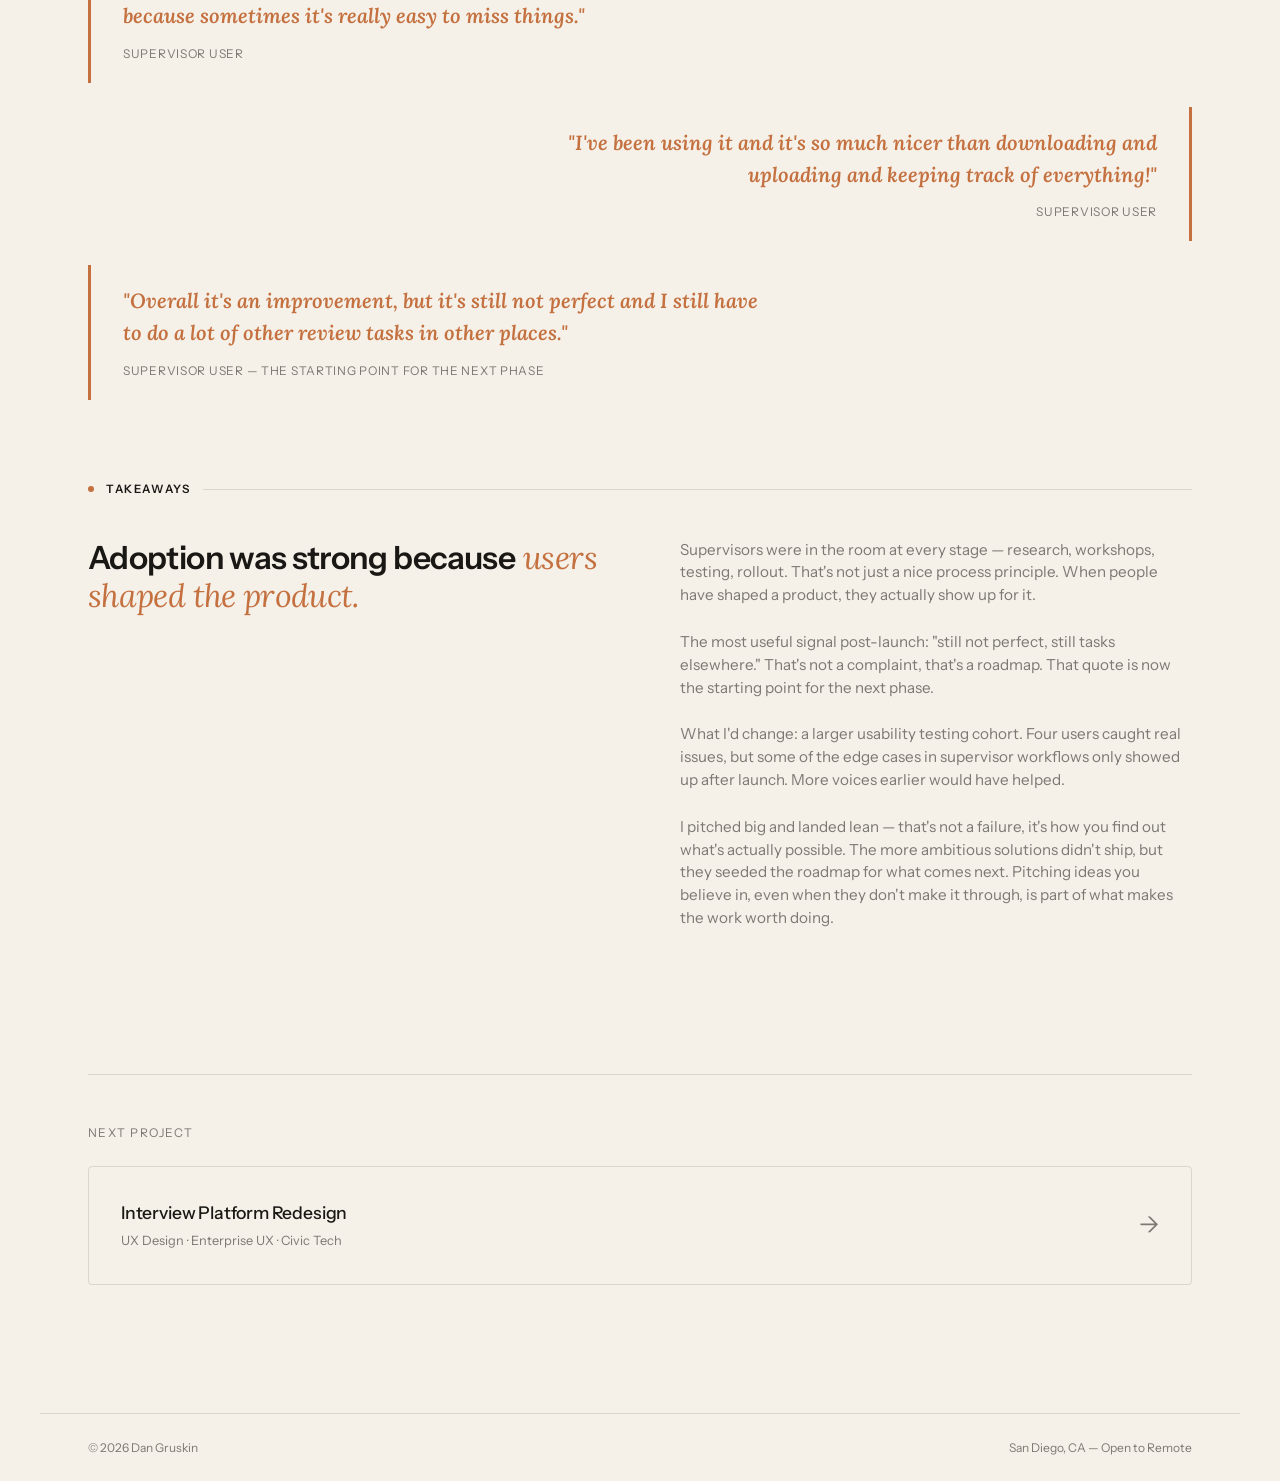
<file: supervisor-review-mode.html>
<!DOCTYPE html>
<html lang="en">
<head>
  <meta charset="UTF-8" />
  <meta name="viewport" content="width=device-width, initial-scale=1.0" />
  <title>Supervisor Review Mode — Dan Gruskin</title>
  <link rel="preconnect" href="https://fonts.googleapis.com" />
  <link rel="preconnect" href="https://fonts.gstatic.com" crossorigin />
  <link href="https://fonts.googleapis.com/css2?family=Instrument+Sans:wght@400;500;600;700&family=Lora:ital,wght@0,400;0,600;1,400;1,600&display=swap" rel="stylesheet" />
  <link rel="stylesheet" href="case-study.css" />
</head>
<body>

  <div class="scroll-progress" id="scroll-progress"></div>
  <div class="bg-gradient"></div>

  <!-- SPLIT HERO -->
  <div class="split-hero">

    <!-- Left text panel -->
    <div class="split-hero-left">
      <div class="sh-top">
        <a href="index.html#work" class="sh-back">← Work</a>
        <div class="sh-eyebrow">Case Study</div>
        <h1 class="sh-title">
          Supervisor
          <em>Review Mode</em>
        </h1>
        <p class="sh-summary">Supervisors were managing asylum case reviews across Acrobat, local folders, and handwritten checklists. We moved the whole thing into the cloud without breaking their brains in the process.</p>
      </div>
      <div class="sh-meta">
        <div class="sh-meta-row">
          <span class="sh-meta-label">Role</span>
          <span class="sh-meta-value">Product Designer</span>
        </div>
        <div class="sh-meta-row">
          <span class="sh-meta-label">Team</span>
          <span class="sh-meta-value">Designer, PM, Engineering, Stakeholders</span>
        </div>
        <div class="sh-meta-row">
          <span class="sh-meta-label">Timeline</span>
          <span class="sh-meta-value">4 Months</span>
        </div>
        <div class="sh-meta-row">
          <span class="sh-meta-label">Domain</span>
          <span class="sh-meta-value">Civic Tech · Enterprise UX</span>
        </div>
      </div>
    </div>

    <!-- Right bold color panel -->
    <div class="split-hero-right"></div>

    <!-- Floating product screenshot — breaks the grid -->
    <div class="split-hero-img">
      <img src="img/hero-final-ui.jpg" alt="Illustrative representation of the final interface — supervisor review mode active" />
      <div class="split-hero-img-caption">Illustrative representation of the final interface — supervisor review mode active</div>
    </div>

  </div>

  <!-- PROBLEM -->
  <section class="cs-section">
    <div class="cs-section-label">The Problem</div>
    <div class="cs-problem">
      <div class="cs-problem-statement">
        Supervisors reviewed asylum cases using Adobe Acrobat, local file folders, and manual tracking —<em> entirely outside the system where the work actually lived.</em>
      </div>
      <div class="cs-problem-body">
        <p>The workflow looked something like this: download documents, open Acrobat, edit and annotate, save locally, try to remember which version was which. Then do it again tomorrow. The whole thing happened outside the application, which meant every step was a chance for something to get lost or wrong.</p>
        <p>In most contexts that's just annoying. In asylum case management it's a real problem. Missed steps and version confusion have consequences for actual people.</p>
        <p>The goal: bring the full review workflow into the platform without making supervisors feel like we blew up the process they'd spent years building workarounds for.</p>
      </div>
    </div>
  </section>

  <!-- RESULTS -->
  <section class="cs-section">
    <div class="cs-section-label">Results</div>
    <div class="cs-results">
      <div class="cs-results-preamble">All review work lived off-platform before launch — no digital baseline existed.</div>
      <div class="cs-stat">
        <div class="cs-stat-number">1,200<span>+</span></div>
        <div class="cs-stat-label">Sessions in month two across 75–100 supervisors — roughly 12–16 per person, above projections</div>
      </div>
      <div class="cs-stat">
        <div class="cs-stat-number">22<span>%</span></div>
        <div class="cs-stat-label">Month-over-month growth, sustained through Q1</div>
      </div>
      <div class="cs-stat">
        <div class="cs-stat-number">83<span>%</span></div>
        <div class="cs-stat-label">First-session happy path completion — onboarding was minimal and existed out of app due to tech constraints</div>
      </div>
    </div>
  </section>

  <!-- PROCESS -->
  <section class="cs-section">
    <div class="cs-section-label">Process</div>
    <div class="cs-process-stack">

      <div class="cs-process-phase">
        <div class="cs-phase-header">
          <div class="cs-phase-num-block" aria-hidden="true">01</div>
          <div class="cs-phase-label">Research &amp; Analysis</div>
        </div>
        <div class="cs-phase-body">
          I interviewed 7 supervisors to understand what was actually happening, not what the documentation said should be happening. The gap was significant. Users had built their own workarounds over the years — personal naming conventions, duplicate backups, handwritten checklists. Brilliant, honestly, but not exactly a sustainable system. I turned those conversations into user flows showing every tool, handoff, and breakdown point. Those flows ended up being the most useful artifact for getting leadership aligned — way more persuasive than a summary doc.
        </div>
        <div class="cs-phase-img">
          <img src="img/process-user-flow.png" alt="User flow diagram mapping the existing supervisor review process across tools and handoff points" />
        </div>
      </div>

      <div class="cs-phase-connector" aria-hidden="true"></div>

      <div class="cs-process-phase">
        <div class="cs-phase-header">
          <div class="cs-phase-num-block" aria-hidden="true">02</div>
          <div class="cs-phase-label">Workshops</div>
        </div>
        <div class="cs-phase-body">
          I ran three targeted workshops instead of one giant alignment meeting, which is almost always the wrong move. Leadership workshop focused on outcomes, not features. Engineering workshop surfaced technical constraints before they became surprises. A cross-functional design session for rapid ideation and stress-testing assumptions. Compressed what could have been months of back-and-forth into two weeks. I designed the frameworks for each session, recruited and organized the groups, and synthesized the outputs into a single leadership presentation that drove alignment on scope.
        </div>
        <div class="cs-phase-img">
          <img src="img/process-workshops.png" alt="Workshop output — collaborative feature prioritization matrix across five user personas" />
        </div>
      </div>

      <div class="cs-phase-connector" aria-hidden="true"></div>

      <div class="cs-process-phase">
        <div class="cs-phase-header">
          <div class="cs-phase-num-block" aria-hidden="true">03</div>
          <div class="cs-phase-label">Prototyping</div>
        </div>
        <div class="cs-phase-body">
          Before committing to a direction, I presented leadership with three solutions — ranging from a dedicated supervisor hub with its own navigation and tooling, to a lightweight mode toggle built into the existing interface. Leadership chose the leanest option. Resources and timeline made the more ambitious directions non-starters, and honestly, I still think they would have created a richer experience. But that constraint forced a useful clarity: the toggle had to work because it was the only bet we were making.
          <br><br>
          Built a high-fidelity prototype early — not because the visuals needed to be perfect, but because abstract design conversations tend to go nowhere. The core challenge: give supervisors a distinct review workspace without losing the overall context of the case. I explored three patterns.
          <br><br>
          The contextual overlay introduced visual competition with the document itself — supervisors were already context-switching constantly, and layering UI on top of content made it worse. New tab tested better for visual clarity but broke the spatial relationship between the case and the review — users lost their orientation and had to reestablish it by flipping back and forth. The contextual panel was the closest, carving out a dedicated space on screen for supervisor tasks, but added enough layout complexity that engineering flagged it as a significant build risk.
          <br><br>
          The mode toggle threaded the needle. Same case, same page, different tools. Supervisors always knew where they were. Once this was prototyped, the conversations with leadership got a lot more specific — suddenly we were debating real tradeoffs instead of talking in circles.
        </div>
        <div class="cs-nda-note cs-nda-note--highlight">
          <svg width="15" height="15" viewBox="0 0 24 24" fill="none" stroke="currentColor" stroke-width="2" stroke-linecap="round" stroke-linejoin="round" aria-hidden="true"><path d="M21 15a2 2 0 0 1-2 2H7l-4 4V5a2 2 0 0 1 2-2h14a2 2 0 0 1 2 2z"></path></svg>
          The prototype is not shown here — this project involves sensitive casework data and is under NDA. Happy to walk through it in detail in a conversation.
        </div>
      </div>

      <div class="cs-phase-connector" aria-hidden="true"></div>

      <div class="cs-process-phase">
        <div class="cs-phase-header">
          <div class="cs-phase-num-block" aria-hidden="true">04</div>
          <div class="cs-phase-label">Usability Testing</div>
        </div>
        <div class="cs-phase-body">
          I wrote the research plan and built the test prototypes, then ran four users through one task: complete a full review. A/B tested three specific design decisions along the way — three-column vs. single-column layout, filled vs. unfilled backgrounds for answered fields, and whether interview content should be inline. We ran some discovery for an upcoming project in the same sessions because why waste a captive audience. I synthesized the findings and presented recommendations to leadership.
        </div>
        <div class="cs-nda-note cs-nda-note--highlight">
          <svg width="15" height="15" viewBox="0 0 24 24" fill="none" stroke="currentColor" stroke-width="2" stroke-linecap="round" stroke-linejoin="round" aria-hidden="true"><path d="M21 15a2 2 0 0 1-2 2H7l-4 4V5a2 2 0 0 1 2-2h14a2 2 0 0 1 2 2z"></path></svg>
          Session artifacts are under NDA. Key quotes from testing:
        </div>
        <div class="cs-testing-quotes">
          <div class="cs-testing-quote">"I prefer the columns, definitely the columns, makes it feel more like the form and it's easier for me to see more info at once"</div>
          <div class="cs-testing-quote">"The grey is actually kind of nice - particularly when scrolling quickly like case review it's much harder to miss something"</div>
          <div class="cs-testing-quote">"It is helpful to me, because usually I have both screens open to view both (assessment and interview) and have to go between them"</div>
        </div>
      </div>

      <div class="cs-phase-connector" aria-hidden="true"></div>

      <div class="cs-process-phase">
        <div class="cs-phase-header">
          <div class="cs-phase-num-block" aria-hidden="true">05</div>
          <div class="cs-phase-label">Design System &amp; Handoff</div>
        </div>
        <div class="cs-phase-body">
          I built out the full component documentation and contributed everything to the internal design system. Handoff included state documentation for every interactive element, CSS specs, and a component map for engineering. This is the unglamorous part that quietly makes builds go faster and reduces the number of Slack messages that start with "quick question." I'm also an active participant in mobs and pairing sessions — I truly believe in knocking down the wall between design and dev.
        </div>
        <div class="cs-phase-img">
          <img src="img/handoff.png" alt="Figma handoff documentation — functionality specs, CSS values, and component states" />
        </div>
      </div>

      <div class="cs-phase-connector" aria-hidden="true"></div>

      <div class="cs-process-phase">
        <div class="cs-phase-header">
          <div class="cs-phase-num-block" aria-hidden="true">06</div>
          <div class="cs-phase-label">Launch</div>
        </div>
        <div class="cs-phase-body">
          Adoption had historically been a problem — users default to what they know, and what they knew was Acrobat. I partnered with stakeholders to design the rollout carefully: phased release with a pilot group, out-of-app onboarding materials for first sessions, and a real-time feedback channel. I developed the rollout messaging and job aids for end users — the materials that made the difference between supervisors opening the feature once and actually adopting it. 1,200+ sessions in month two.
        </div>
      </div>

    </div>
  </section>

  <!-- KEY SCREENS -->
  <div class="feature-callout">
    <div class="cs-section-label">Key Screens</div>
    <div class="feature-callout-grid">
      <div class="feature-card">
        <div class="feature-card-img">
          <img src="img/feature-mode-toggle.png" alt="Supervisor Review Mode toggle" />
        </div>
        <div class="feature-card-label">Mode Toggle</div>
        <div class="feature-card-desc">The entry point into a distinct review workspace. Toggling activates a separate supervisor record in the database, transforms the interface to surface submitted answers more clearly, and pulls interview content inline — eliminating the need to flip between screens. One interaction changes the context, the data layer, and the layout simultaneously.</div>
      </div>
      <div class="feature-card feature-card--offset">
        <div class="feature-card-img">
          <img src="img/feature-concur-flow.png" alt="Concur / Not Concur decision flow" />
        </div>
        <div class="feature-card-label">Decision Flow</div>
        <div class="feature-card-desc">Concur / Not Concur as a deliberate modal action. The decision propagates through the entire system — updating the case task list and signaling to downstream processes that supervisor review is complete. Elevating this step in the UI gives the interaction weight appropriate to what it triggers.</div>
      </div>
      <div class="feature-card">
        <div class="feature-card-img">
          <img src="img/feature-notification.png" alt="Officer notification" />
        </div>
        <div class="feature-card-label">Automatic Notification</div>
        <div class="feature-card-desc">Built into the concur flow as a non-optional system trigger. Depending on the outcome, this pings the relevant systems to return a case to an office, resubmit for reinterview, or advance toward a final decision. In asylum case management, a missed handoff has real consequences. Making this automatic removed the risk entirely.</div>
      </div>
    </div>
  </div>

  <!-- USER QUOTES -->
  <section class="cs-section">
    <div class="cs-section-label">What Users Said</div>
    <div class="cs-quotes">
      <div class="cs-quote">
        <div class="cs-quote-text">"The changes you guys made definitely make it easier in viewing it, because sometimes it's really easy to miss things."</div>
        <div class="cs-quote-attr">Supervisor User</div>
      </div>
      <div class="cs-quote">
        <div class="cs-quote-text">"I've been using it and it's so much nicer than downloading and uploading and keeping track of everything!"</div>
        <div class="cs-quote-attr">Supervisor User</div>
      </div>
      <div class="cs-quote">
        <div class="cs-quote-text">"Overall it's an improvement, but it's still not perfect and I still have to do a lot of other review tasks in other places."</div>
        <div class="cs-quote-attr">Supervisor User — the starting point for the next phase</div>
      </div>
    </div>
  </section>

  <!-- CONCLUSION -->
  <section class="cs-section">
    <div class="cs-section-label">Takeaways</div>
    <div class="cs-conclusion">
      <div class="cs-conclusion-heading">
        Adoption was strong because<em> users shaped the product.</em>
      </div>
      <div class="cs-conclusion-body">
        <p>Supervisors were in the room at every stage — research, workshops, testing, rollout. That's not just a nice process principle. When people have shaped a product, they actually show up for it.</p>
        <p>The most useful signal post-launch: "still not perfect, still tasks elsewhere." That's not a complaint, that's a roadmap. That quote is now the starting point for the next phase.</p>
        <p>What I'd change: a larger usability testing cohort. Four users caught real issues, but some of the edge cases in supervisor workflows only showed up after launch. More voices earlier would have helped.</p>
        <p>I pitched big and landed lean — that's not a failure, it's how you find out what's actually possible. The more ambitious solutions didn't ship, but they seeded the roadmap for what comes next. Pitching ideas you believe in, even when they don't make it through, is part of what makes the work worth doing.</p>
      </div>
    </div>
  </section>

  <!-- NEXT PROJECT -->
  <div class="cs-next">
    <div class="cs-next-inner">
      <div class="cs-next-label">Next Project</div>
      <a href="interview-platform-redesign.html" class="cs-next-card">
        <div>
          <div class="cs-next-card-title">Interview Platform Redesign</div>
          <div class="cs-next-card-sub">UX Design · Enterprise UX · Civic Tech</div>
        </div>
        <div class="cs-next-arrow">→</div>
      </a>
    </div>
  </div>

  <script src="case-study.js"></script>
</body>
</html>
</file>
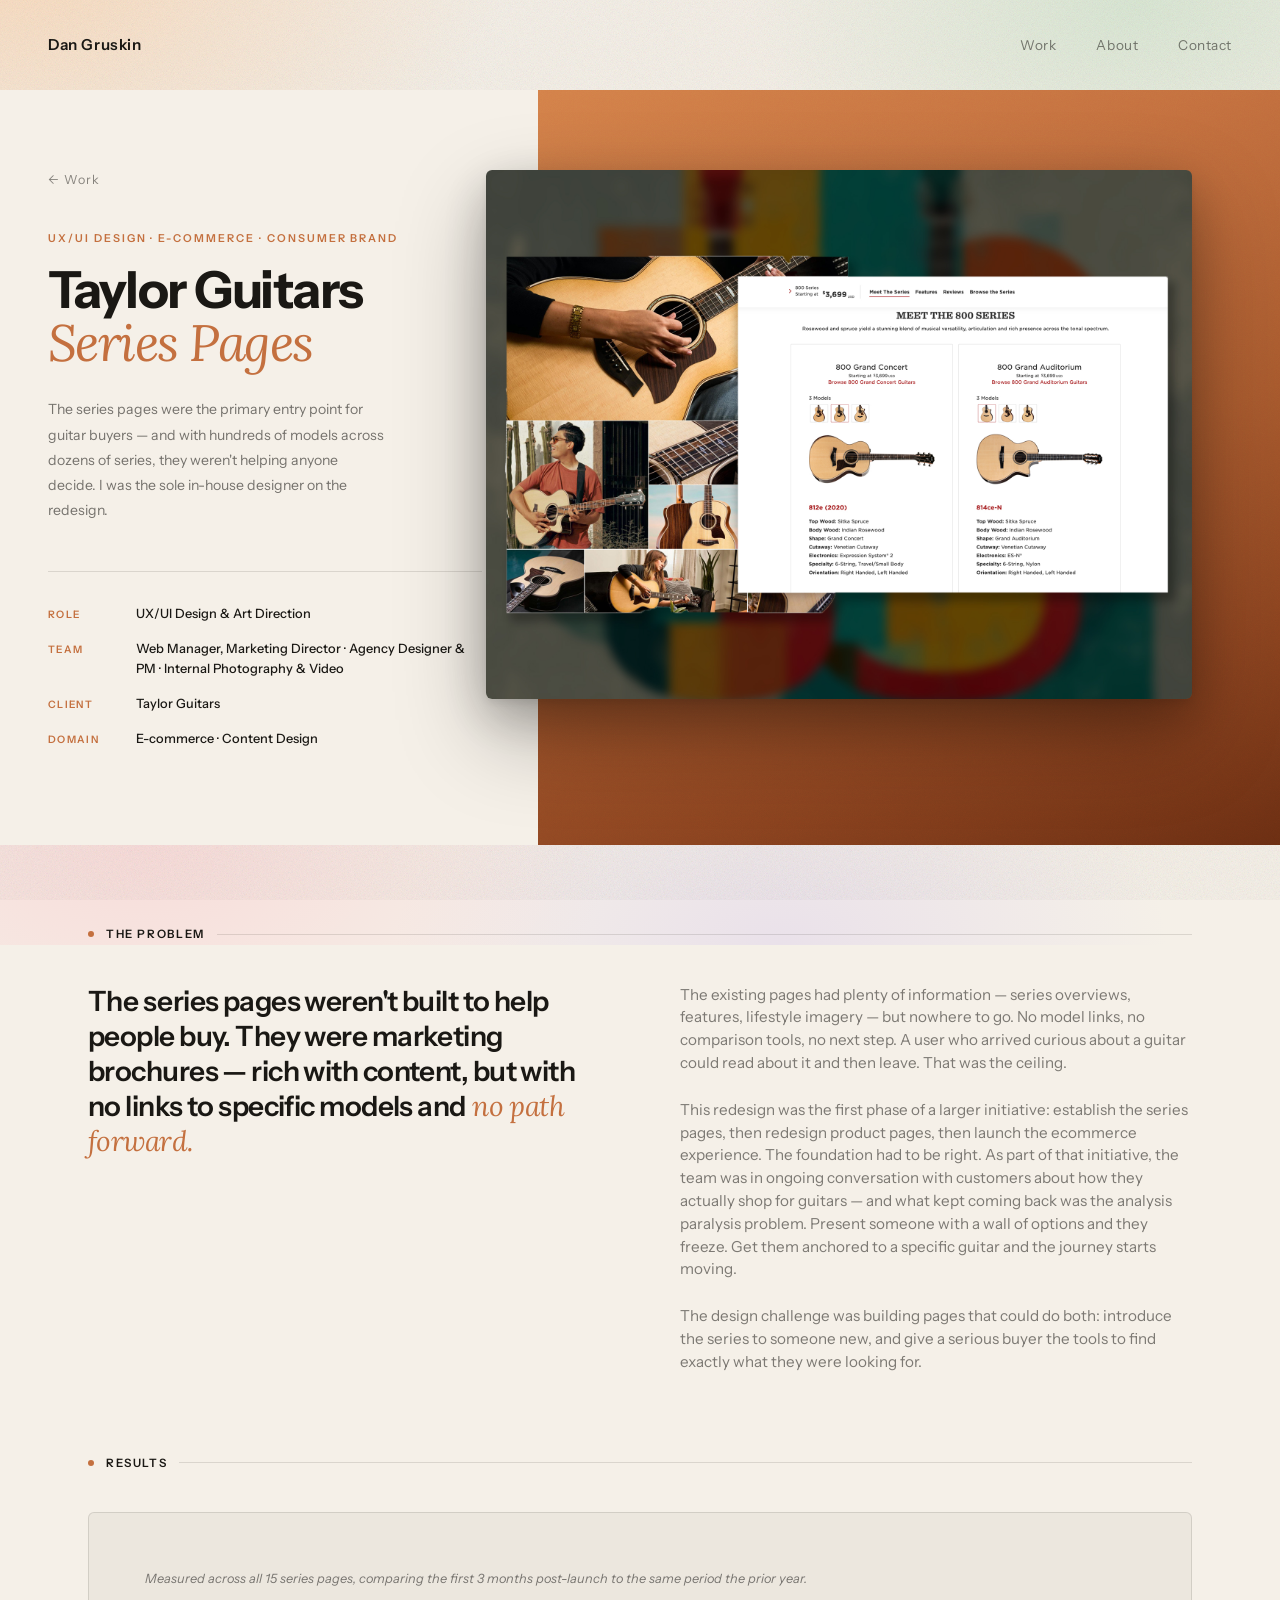
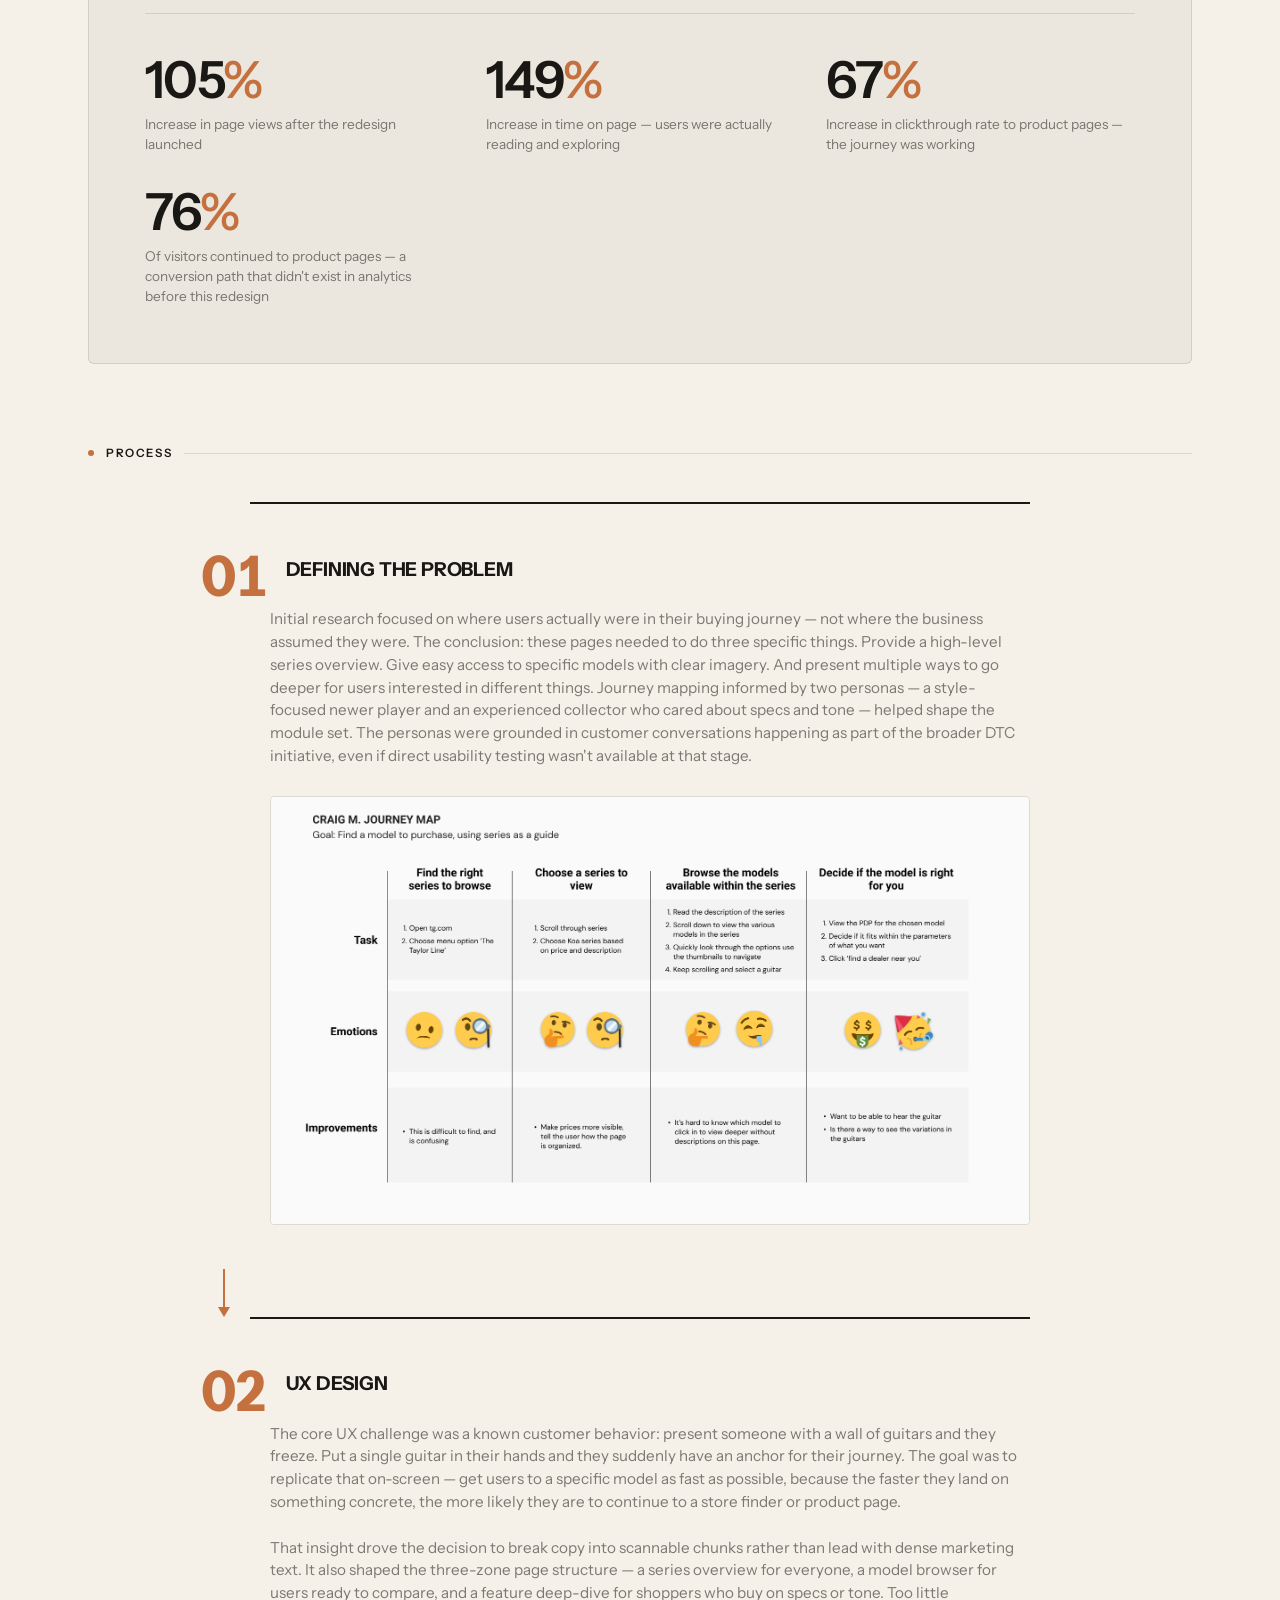
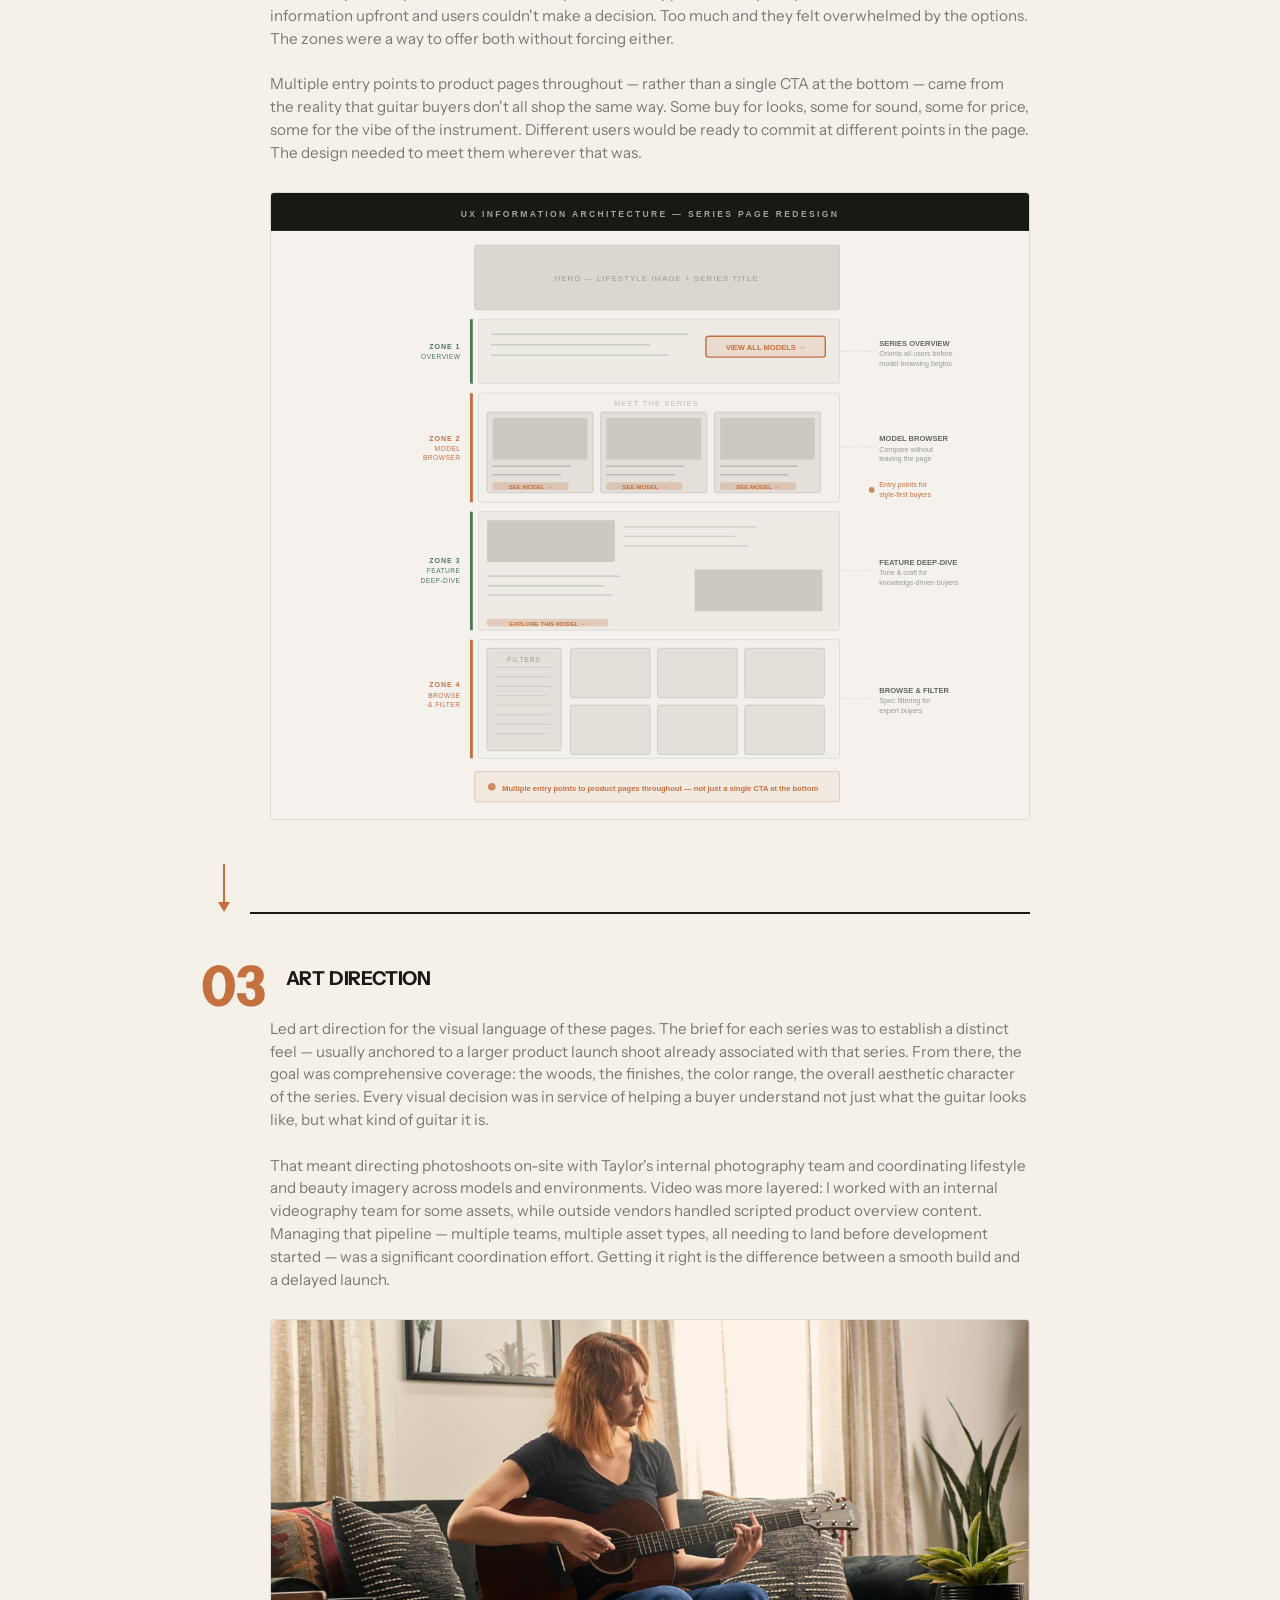
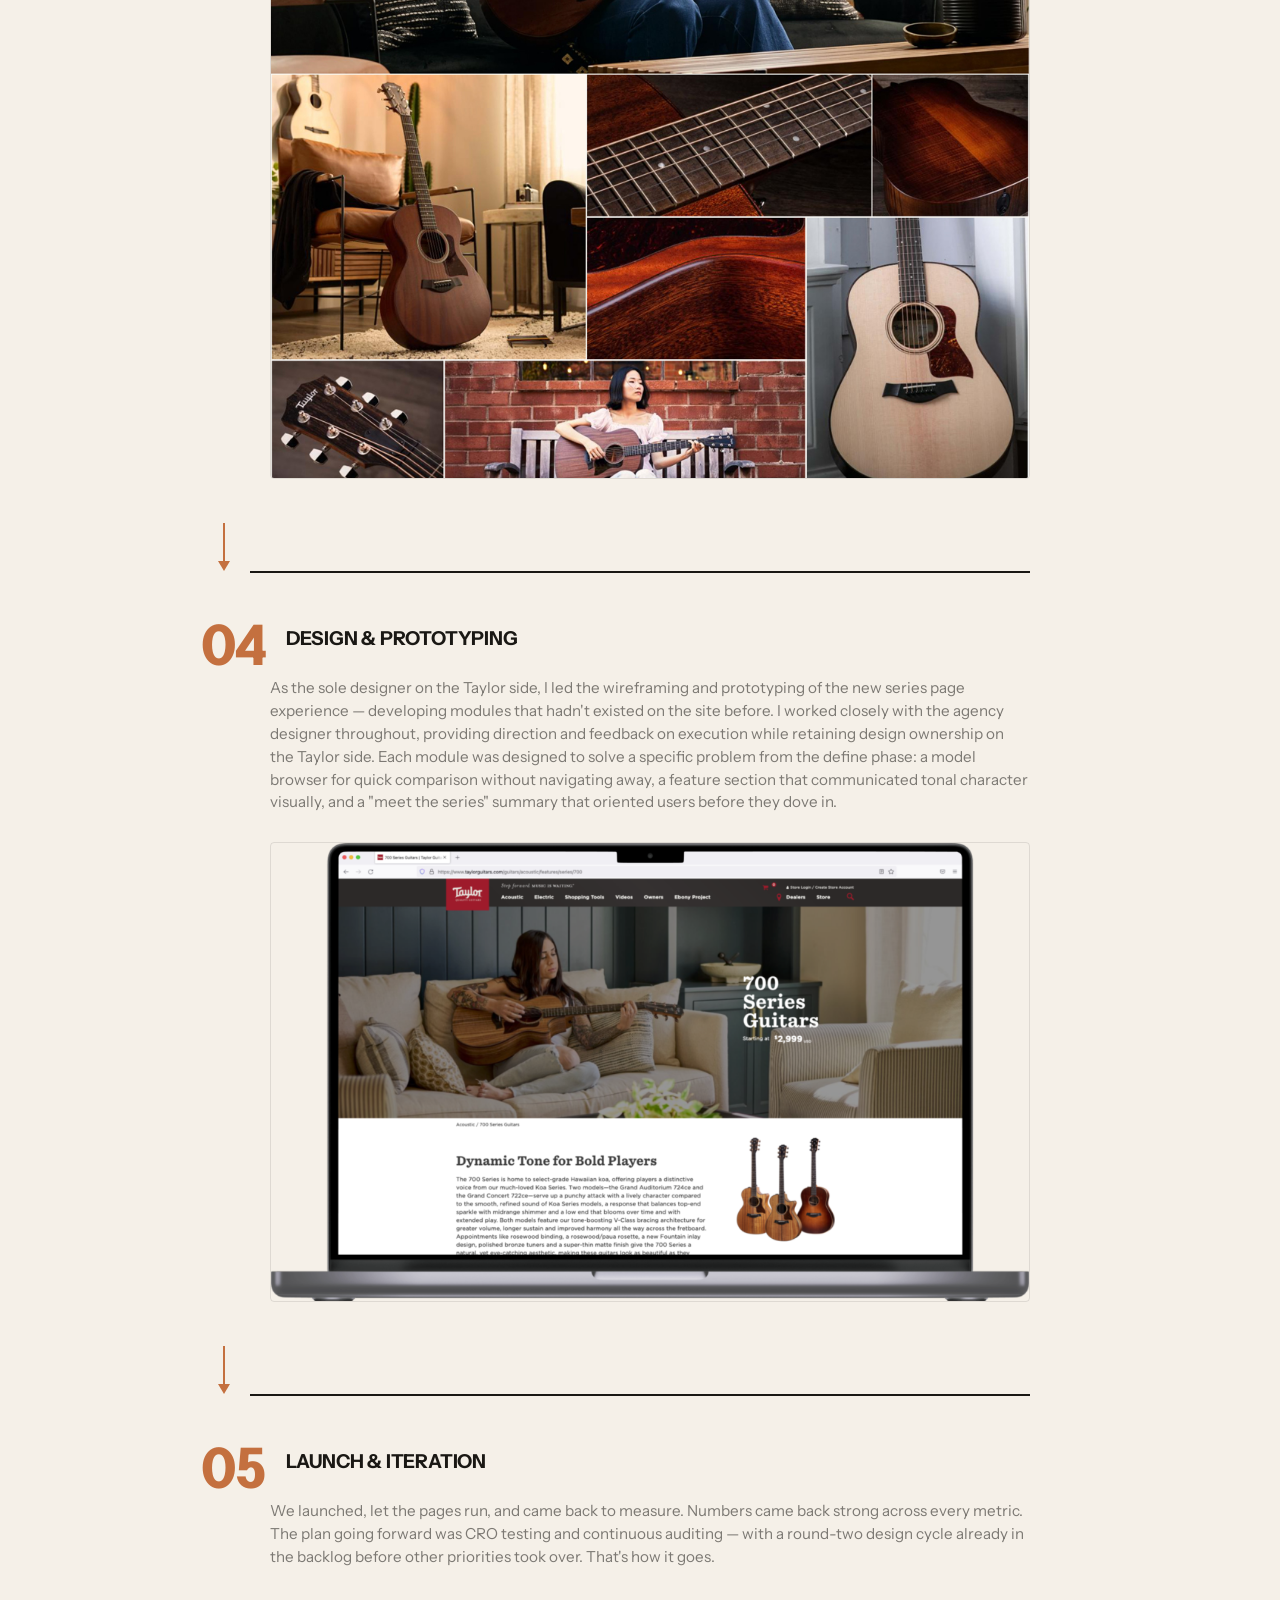
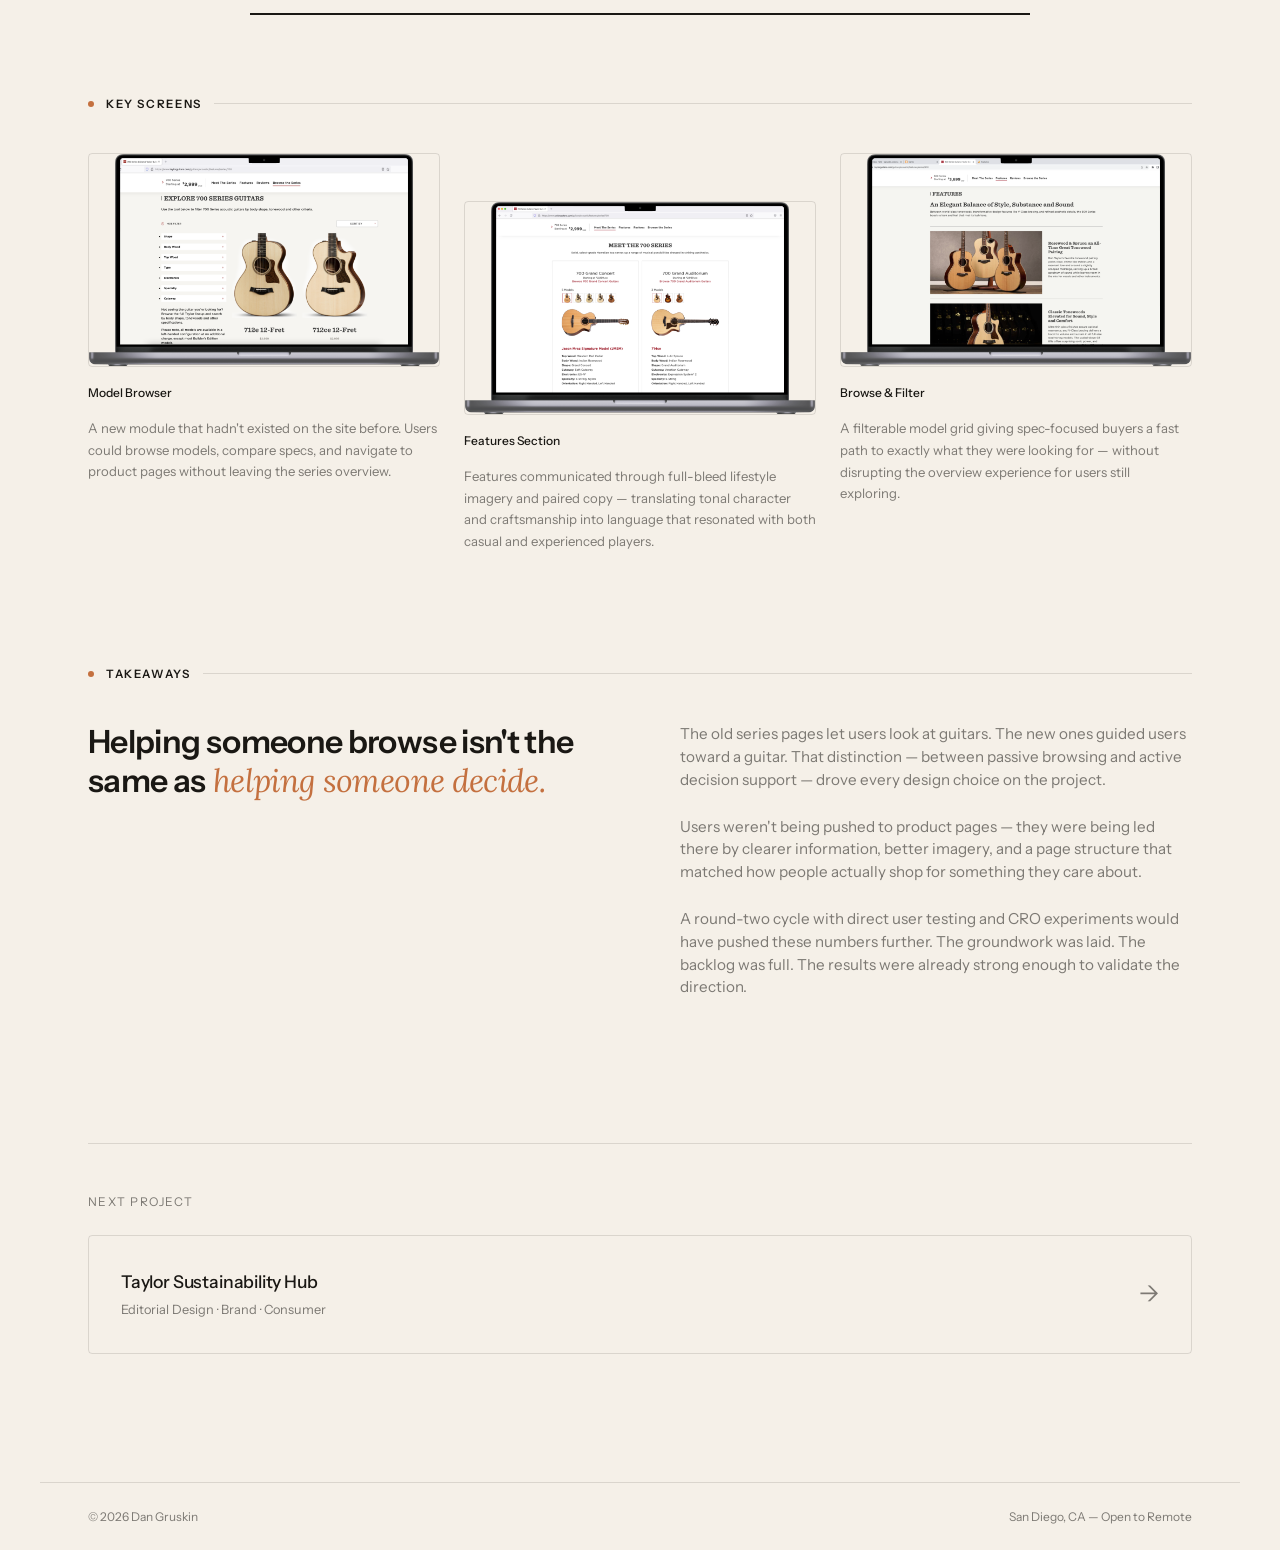
<file: taylor-series-pages.html>
<!DOCTYPE html>
<html lang="en">
<head>
  <meta charset="UTF-8" />
  <meta name="viewport" content="width=device-width, initial-scale=1.0" />
  <title>Taylor Guitars Series Pages — Dan Gruskin</title>
  <link rel="preconnect" href="https://fonts.googleapis.com" />
  <link rel="preconnect" href="https://fonts.gstatic.com" crossorigin />
  <link href="https://fonts.googleapis.com/css2?family=Instrument+Sans:wght@400;500;600;700&family=Lora:ital,wght@0,400;0,600;1,400;1,600&display=swap" rel="stylesheet" />
  <link rel="stylesheet" href="case-study.css" />
</head>
<body>

  <div class="scroll-progress" id="scroll-progress"></div>
  <div class="bg-gradient"></div>

  <!-- SPLIT HERO -->
  <div class="split-hero">

    <!-- Left text panel -->
    <div class="split-hero-left">
      <div class="sh-top">
        <a href="index.html#work" class="sh-back">← Work</a>
        <div class="sh-eyebrow">UX/UI Design · E-commerce · Consumer Brand</div>
        <h1 class="sh-title">Taylor Guitars<em>Series Pages</em></h1>
        <p class="sh-summary">The series pages were the primary entry point for guitar buyers — and with hundreds of models across dozens of series, they weren't helping anyone decide. I was the sole in-house designer on the redesign.</p>
      </div>
      <div class="sh-meta">
        <div class="sh-meta-row">
          <span class="sh-meta-label">Role</span>
          <span class="sh-meta-value">UX/UI Design &amp; Art Direction</span>
        </div>
        <div class="sh-meta-row">
          <span class="sh-meta-label">Team</span>
          <span class="sh-meta-value">Web Manager, Marketing Director · Agency Designer &amp; PM · Internal Photography &amp; Video</span>
        </div>
        <div class="sh-meta-row">
          <span class="sh-meta-label">Client</span>
          <span class="sh-meta-value">Taylor Guitars</span>
        </div>
        <div class="sh-meta-row">
          <span class="sh-meta-label">Domain</span>
          <span class="sh-meta-value">E-commerce · Content Design</span>
        </div>
      </div>
    </div>

    <!-- Right bold color panel -->
    <div class="split-hero-right"></div>

    <!-- Floating product screenshot — breaks the grid -->
    <div class="split-hero-img">
      <img src="img/thumbnails/series-page-thumbnail.jpg" alt="Taylor Guitars Series Pages" />
    </div>

  </div>

  <!-- PROBLEM -->
  <section class="cs-section">
    <div class="cs-section-label">The Problem</div>
    <div class="cs-problem">
      <div class="cs-problem-statement">
        The series pages weren't built to help people buy. They were marketing brochures — rich with content, but with no links to specific models and<em> no path forward.</em>
      </div>
      <div class="cs-problem-body">
        <p>The existing pages had plenty of information — series overviews, features, lifestyle imagery — but nowhere to go. No model links, no comparison tools, no next step. A user who arrived curious about a guitar could read about it and then leave. That was the ceiling.</p>
        <p>This redesign was the first phase of a larger initiative: establish the series pages, then redesign product pages, then launch the ecommerce experience. The foundation had to be right. As part of that initiative, the team was in ongoing conversation with customers about how they actually shop for guitars — and what kept coming back was the analysis paralysis problem. Present someone with a wall of options and they freeze. Get them anchored to a specific guitar and the journey starts moving.</p>
        <p>The design challenge was building pages that could do both: introduce the series to someone new, and give a serious buyer the tools to find exactly what they were looking for.</p>
      </div>
    </div>
  </section>

  <!-- RESULTS -->
  <section class="cs-section">
    <div class="cs-section-label">Results</div>
    <div class="cs-results">
      <div class="cs-results-preamble">Measured across all 15 series pages, comparing the first 3 months post-launch to the same period the prior year.</div>
      <div class="cs-stat">
        <div class="cs-stat-number">105<span>%</span></div>
        <div class="cs-stat-label">Increase in page views after the redesign launched</div>
      </div>
      <div class="cs-stat">
        <div class="cs-stat-number">150<span>%</span></div>
        <div class="cs-stat-label">Increase in time on page — users were actually reading and exploring</div>
      </div>
      <div class="cs-stat">
        <div class="cs-stat-number">67<span>%</span></div>
        <div class="cs-stat-label">Increase in clickthrough rate to product pages — the journey was working</div>
      </div>
      <div class="cs-stat">
        <div class="cs-stat-number">77<span>%</span></div>
        <div class="cs-stat-label">Of visitors continued to product pages — a conversion path that didn't exist in analytics before this redesign</div>
      </div>
    </div>
  </section>

  <!-- PROCESS -->
  <section class="cs-section">
    <div class="cs-section-label">Process</div>
    <div class="cs-process-stack">

      <div class="cs-process-phase">
        <div class="cs-phase-header">
          <div class="cs-phase-num-block" aria-hidden="true">01</div>
          <div class="cs-phase-label">Defining the Problem</div>
        </div>
        <div class="cs-phase-body">
          Initial research focused on where users actually were in their buying journey — not where the business assumed they were. The conclusion: these pages needed to do three specific things. Provide a high-level series overview. Give easy access to specific models with clear imagery. And present multiple ways to go deeper for users interested in different things. Journey mapping informed by two personas — a style-focused newer player and an experienced collector who cared about specs and tone — helped shape the module set. The personas were grounded in customer conversations happening as part of the broader DTC initiative, even if direct usability testing wasn't available at that stage.
        </div>
        <div class="cs-phase-img">
          <img src="img/taylor-series/journey-map-craig.jpg" alt="Craig M. journey map — tasks, emotions, and improvement opportunities at each stage of the guitar buying journey" />
        </div>
      </div>

      <div class="cs-phase-connector" aria-hidden="true"></div>

      <div class="cs-process-phase">
        <div class="cs-phase-header">
          <div class="cs-phase-num-block" aria-hidden="true">02</div>
          <div class="cs-phase-label">UX Design</div>
        </div>
        <div class="cs-phase-body">
          The core UX challenge was a known customer behavior: present someone with a wall of guitars and they freeze. Put a single guitar in their hands and they suddenly have an anchor for their journey. The goal was to replicate that on-screen — get users to a specific model as fast as possible, because the faster they land on something concrete, the more likely they are to continue to a store finder or product page.
          <br><br>
          That insight drove the decision to break copy into scannable chunks rather than lead with dense marketing text. It also shaped the three-zone page structure — a series overview for everyone, a model browser for users ready to compare, and a feature deep-dive for shoppers who buy on specs or tone. Too little information upfront and users couldn't make a decision. Too much and they felt overwhelmed by the options. The zones were a way to offer both without forcing either.
          <br><br>
          Multiple entry points to product pages throughout — rather than a single CTA at the bottom — came from the reality that guitar buyers don't all shop the same way. Some buy for looks, some for sound, some for price, some for the vibe of the instrument. Different users would be ready to commit at different points in the page. The design needed to meet them wherever that was.
        </div>
        <div class="cs-phase-img">
          <img src="img/taylor-series/series-wireframe.svg" alt="Information architecture diagram showing the four-zone page structure — Series Overview, Model Browser, Feature Deep-dive, and Browse & Filter — with CTA entry points throughout" />
        </div>
      </div>

      <div class="cs-phase-connector" aria-hidden="true"></div>

      <div class="cs-process-phase">
        <div class="cs-phase-header">
          <div class="cs-phase-num-block" aria-hidden="true">03</div>
          <div class="cs-phase-label">Art Direction</div>
        </div>
        <div class="cs-phase-body">
          Led art direction for the visual language of these pages. The brief for each series was to establish a distinct feel — usually anchored to a larger product launch shoot already associated with that series. From there, the goal was comprehensive coverage: the woods, the finishes, the color range, the overall aesthetic character of the series. Every visual decision was in service of helping a buyer understand not just what the guitar looks like, but what kind of guitar it is.
          <br><br>
          That meant directing photoshoots on-site with Taylor's internal photography team and coordinating lifestyle and beauty imagery across models and environments. Video was more layered: I worked with an internal videography team for some assets, while outside vendors handled scripted product overview content. Managing that pipeline — multiple teams, multiple asset types, all needing to land before development started — was a significant coordination effort. Getting it right is the difference between a smooth build and a delayed launch.
        </div>
        <div class="cs-phase-img">
          <img src="img/taylor-series/series-art-direction.jpg" alt="Art direction output — lifestyle and beauty photography across guitar models, environments, and players" />
        </div>
      </div>

      <div class="cs-phase-connector" aria-hidden="true"></div>

      <div class="cs-process-phase">
        <div class="cs-phase-header">
          <div class="cs-phase-num-block" aria-hidden="true">04</div>
          <div class="cs-phase-label">Design &amp; Prototyping</div>
        </div>
        <div class="cs-phase-body">
          As the sole designer on the Taylor side, I led the wireframing and prototyping of the new series page experience — developing modules that hadn't existed on the site before. I worked closely with the agency designer throughout, providing direction and feedback on execution while retaining design ownership on the Taylor side. Each module was designed to solve a specific problem from the define phase: a model browser for quick comparison without navigating away, a feature section that communicated tonal character visually, and a "meet the series" summary that oriented users before they dove in.
        </div>
        <div class="cs-phase-img">
          <img src="img/taylor-series/series-pages-laptop.png" alt="Redesigned 700 Series page — full hero with lifestyle imagery, series overview, and model entry points" />
        </div>
      </div>

      <div class="cs-phase-connector" aria-hidden="true"></div>

      <div class="cs-process-phase">
        <div class="cs-phase-header">
          <div class="cs-phase-num-block" aria-hidden="true">05</div>
          <div class="cs-phase-label">Launch &amp; Iteration</div>
        </div>
        <div class="cs-phase-body">
          We launched, let the pages run, and came back to measure. Numbers came back strong across every metric. The plan going forward was CRO testing and continuous auditing — with a round-two design cycle already in the backlog before other priorities took over. That's how it goes.
        </div>
      </div>

    </div>
  </section>

  <!-- KEY SCREENS -->
  <div class="feature-callout">
    <div class="cs-section-label">Key Screens</div>
    <div class="feature-callout-grid">
      <div class="feature-card">
        <div class="feature-card-img">
          <img src="img/taylor-series/series-meet-the-series.png" alt="'Meet the Series' module — model browser with swatchable thumbnails and spec details for each guitar" />
        </div>
        <div class="feature-card-label">Model Browser</div>
        <div class="feature-card-desc">A new module that hadn't existed on the site before. Users could browse models, compare specs, and navigate to product pages without leaving the series overview.</div>
      </div>
      <div class="feature-card feature-card--offset">
        <div class="feature-card-img">
          <img src="img/taylor-series/series-features.png" alt="Features section — lifestyle imagery paired with tonewood and construction callouts" />
        </div>
        <div class="feature-card-label">Features Section</div>
        <div class="feature-card-desc">Features communicated through full-bleed lifestyle imagery and paired copy — translating tonal character and craftsmanship into language that resonated with both casual and experienced players.</div>
      </div>
      <div class="feature-card">
        <div class="feature-card-img">
          <img src="img/taylor-series/series-browse.png" alt="'Browse the Series' with sidebar filter — shape, tonewood, electronics, and more" />
        </div>
        <div class="feature-card-label">Browse & Filter</div>
        <div class="feature-card-desc">A filterable model grid giving spec-focused buyers a fast path to exactly what they were looking for — without disrupting the overview experience for users still exploring.</div>
      </div>
    </div>
  </div>

  <!-- CONCLUSION -->
  <section class="cs-section">
    <div class="cs-section-label">Takeaways</div>
    <div class="cs-conclusion">
      <div class="cs-conclusion-heading">
        Helping someone browse isn't the same as<em> helping someone decide.</em>
      </div>
      <div class="cs-conclusion-body">
        <p>The old series pages let users look at guitars. The new ones guided users toward a guitar. That distinction — between passive browsing and active decision support — drove every design choice on the project.</p>
        <p>Users weren't being pushed to product pages — they were being led there by clearer information, better imagery, and a page structure that matched how people actually shop for something they care about.</p>
        <p>A round-two cycle with direct user testing and CRO experiments would have pushed these numbers further. The groundwork was laid. The backlog was full. The results were already strong enough to validate the direction.</p>
      </div>
    </div>
  </section>

  <!-- NEXT PROJECT -->
  <div class="cs-next">
    <div class="cs-next-inner">
      <div class="cs-next-label">Next Project</div>
      <a href="taylor-sustainability-hub.html" class="cs-next-card">
        <div>
          <div class="cs-next-card-title">Taylor Sustainability Hub</div>
          <div class="cs-next-card-sub">Editorial Design · Brand · Consumer</div>
        </div>
        <div class="cs-next-arrow">→</div>
      </a>
    </div>
  </div>

  <script src="case-study.js"></script>
</body>
</html>
</file>
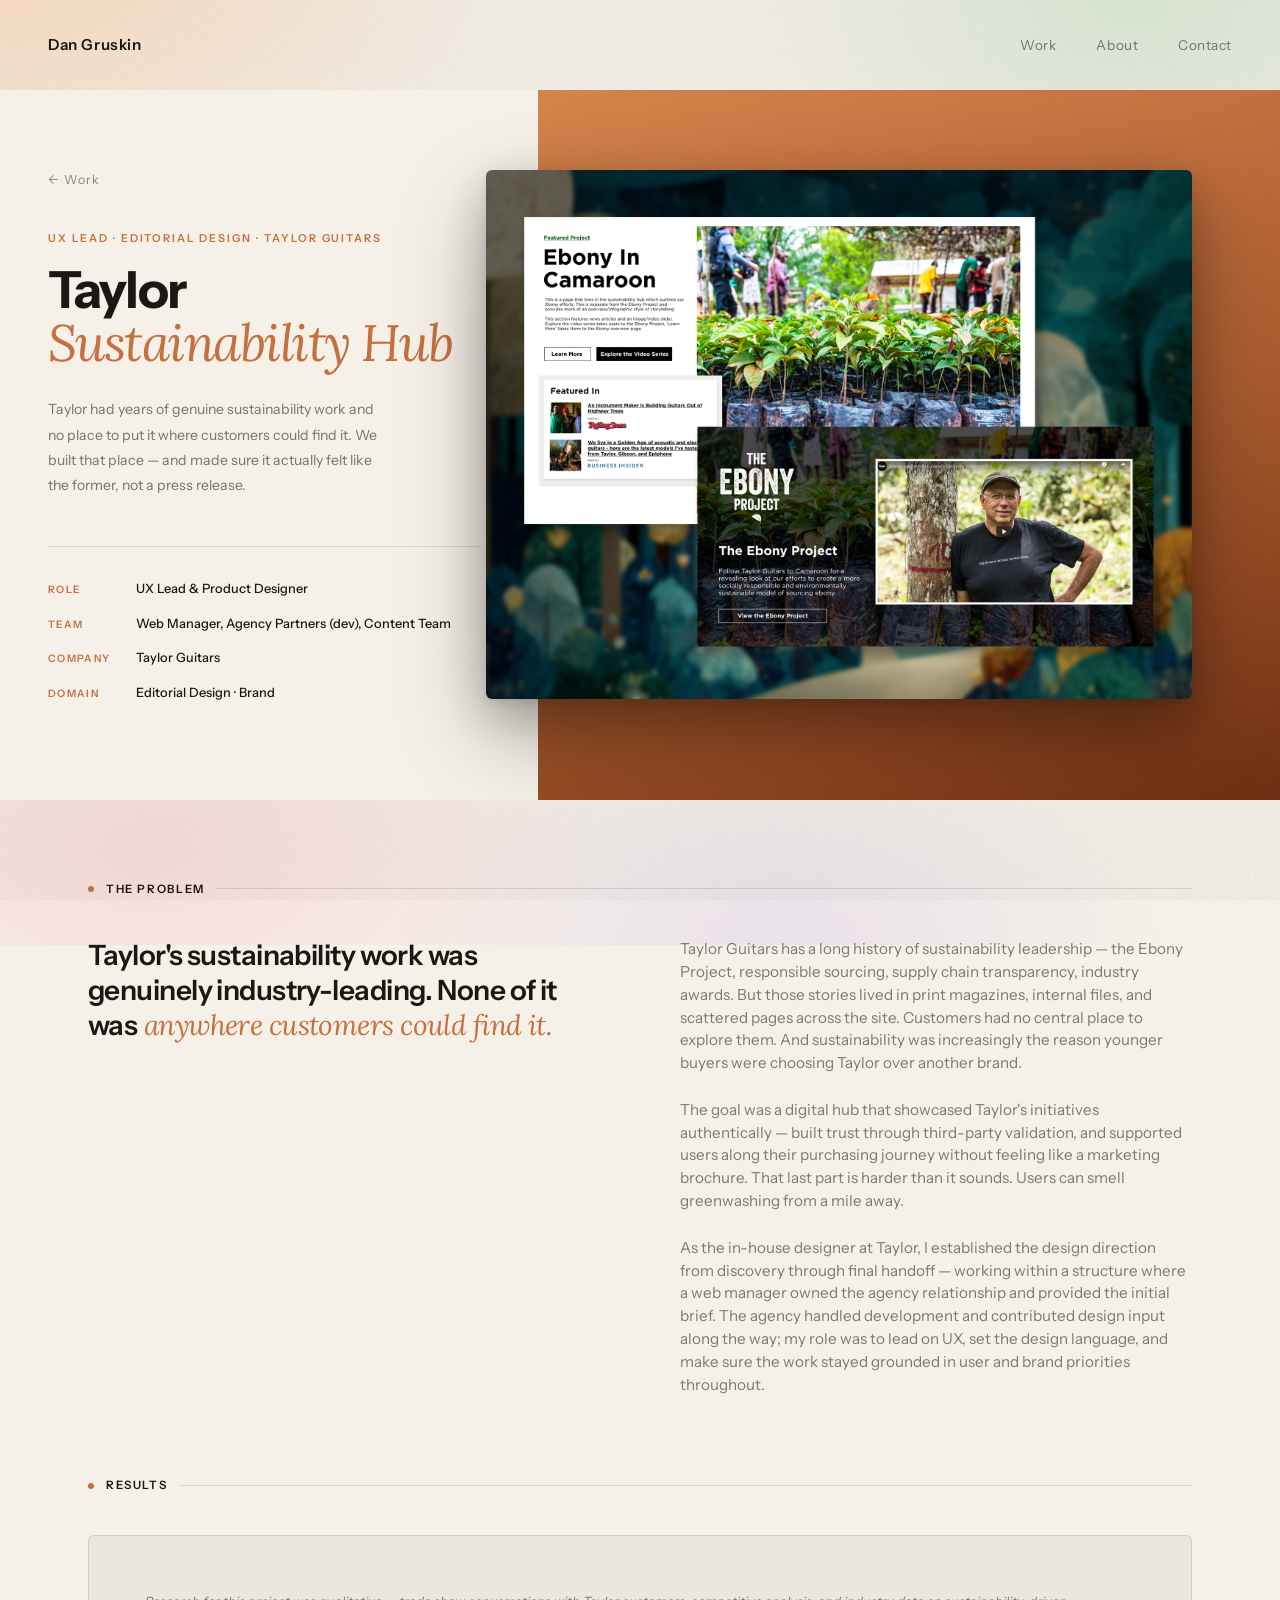
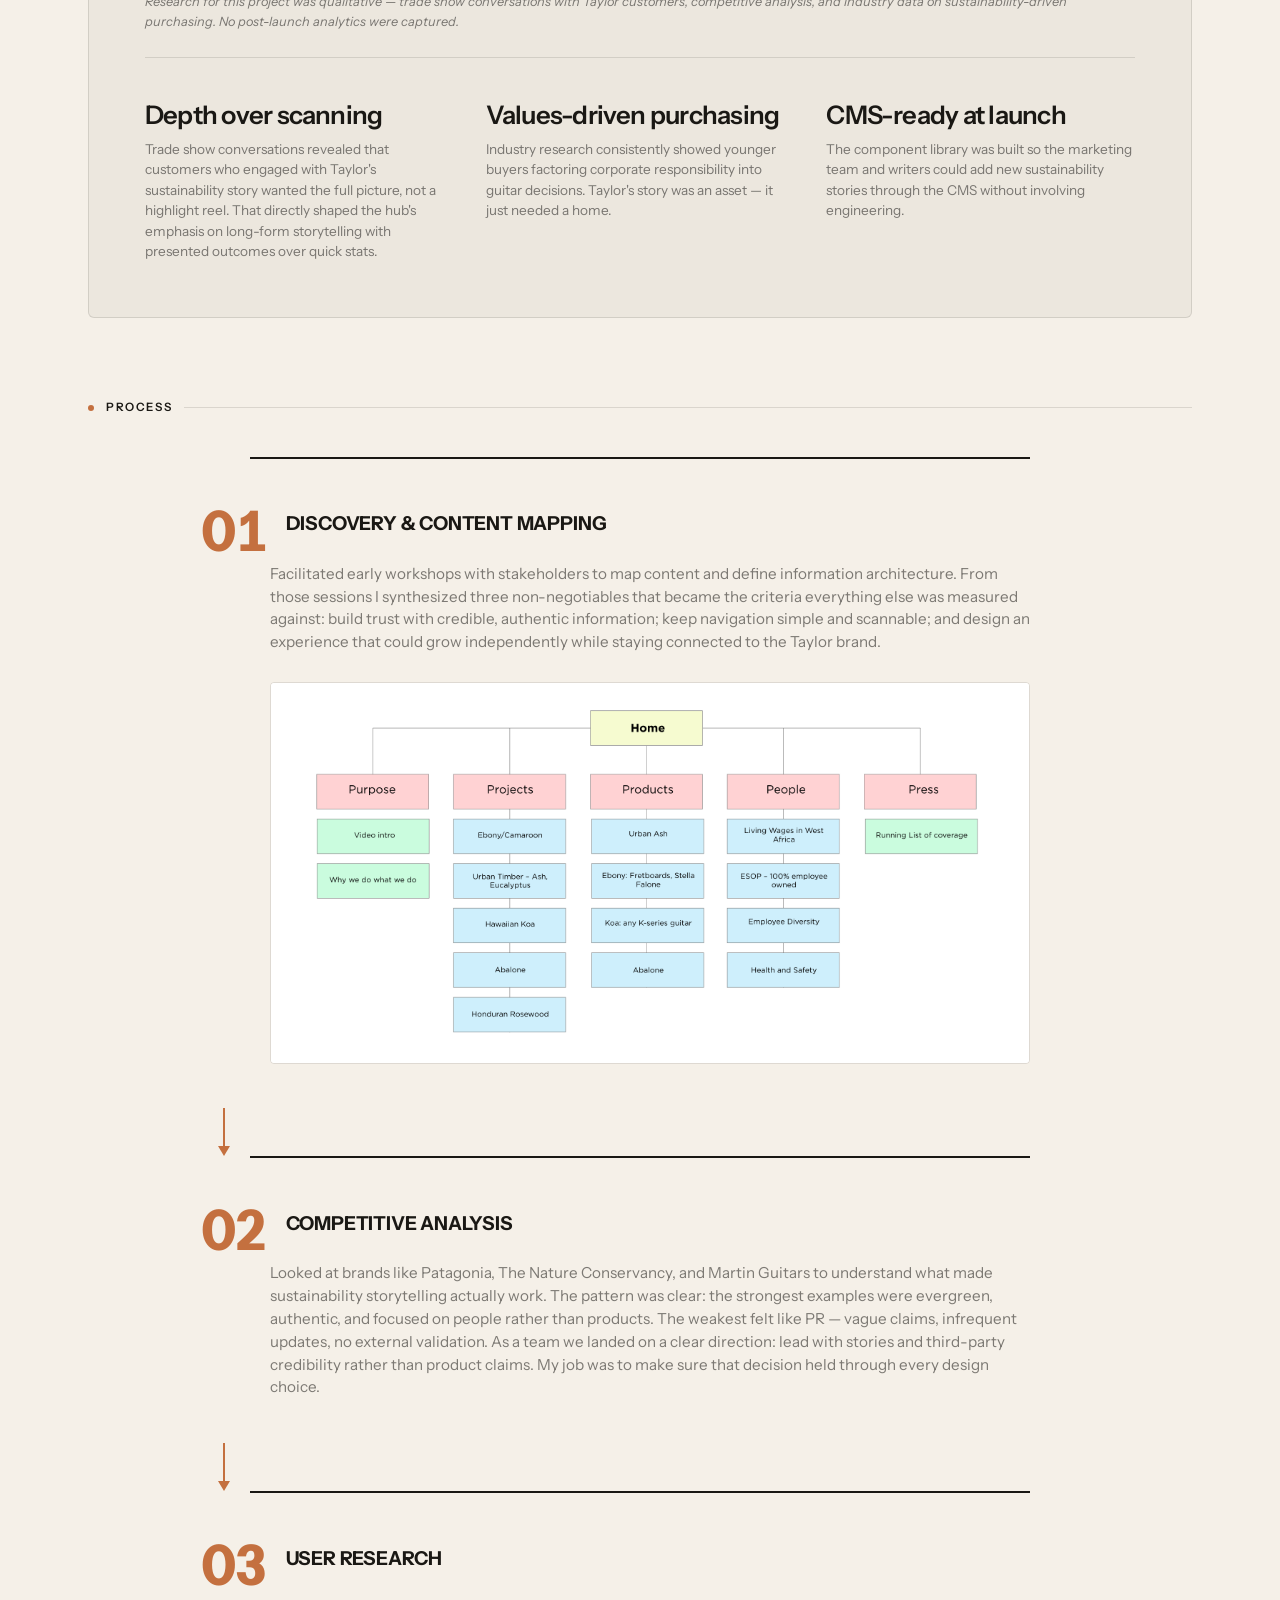
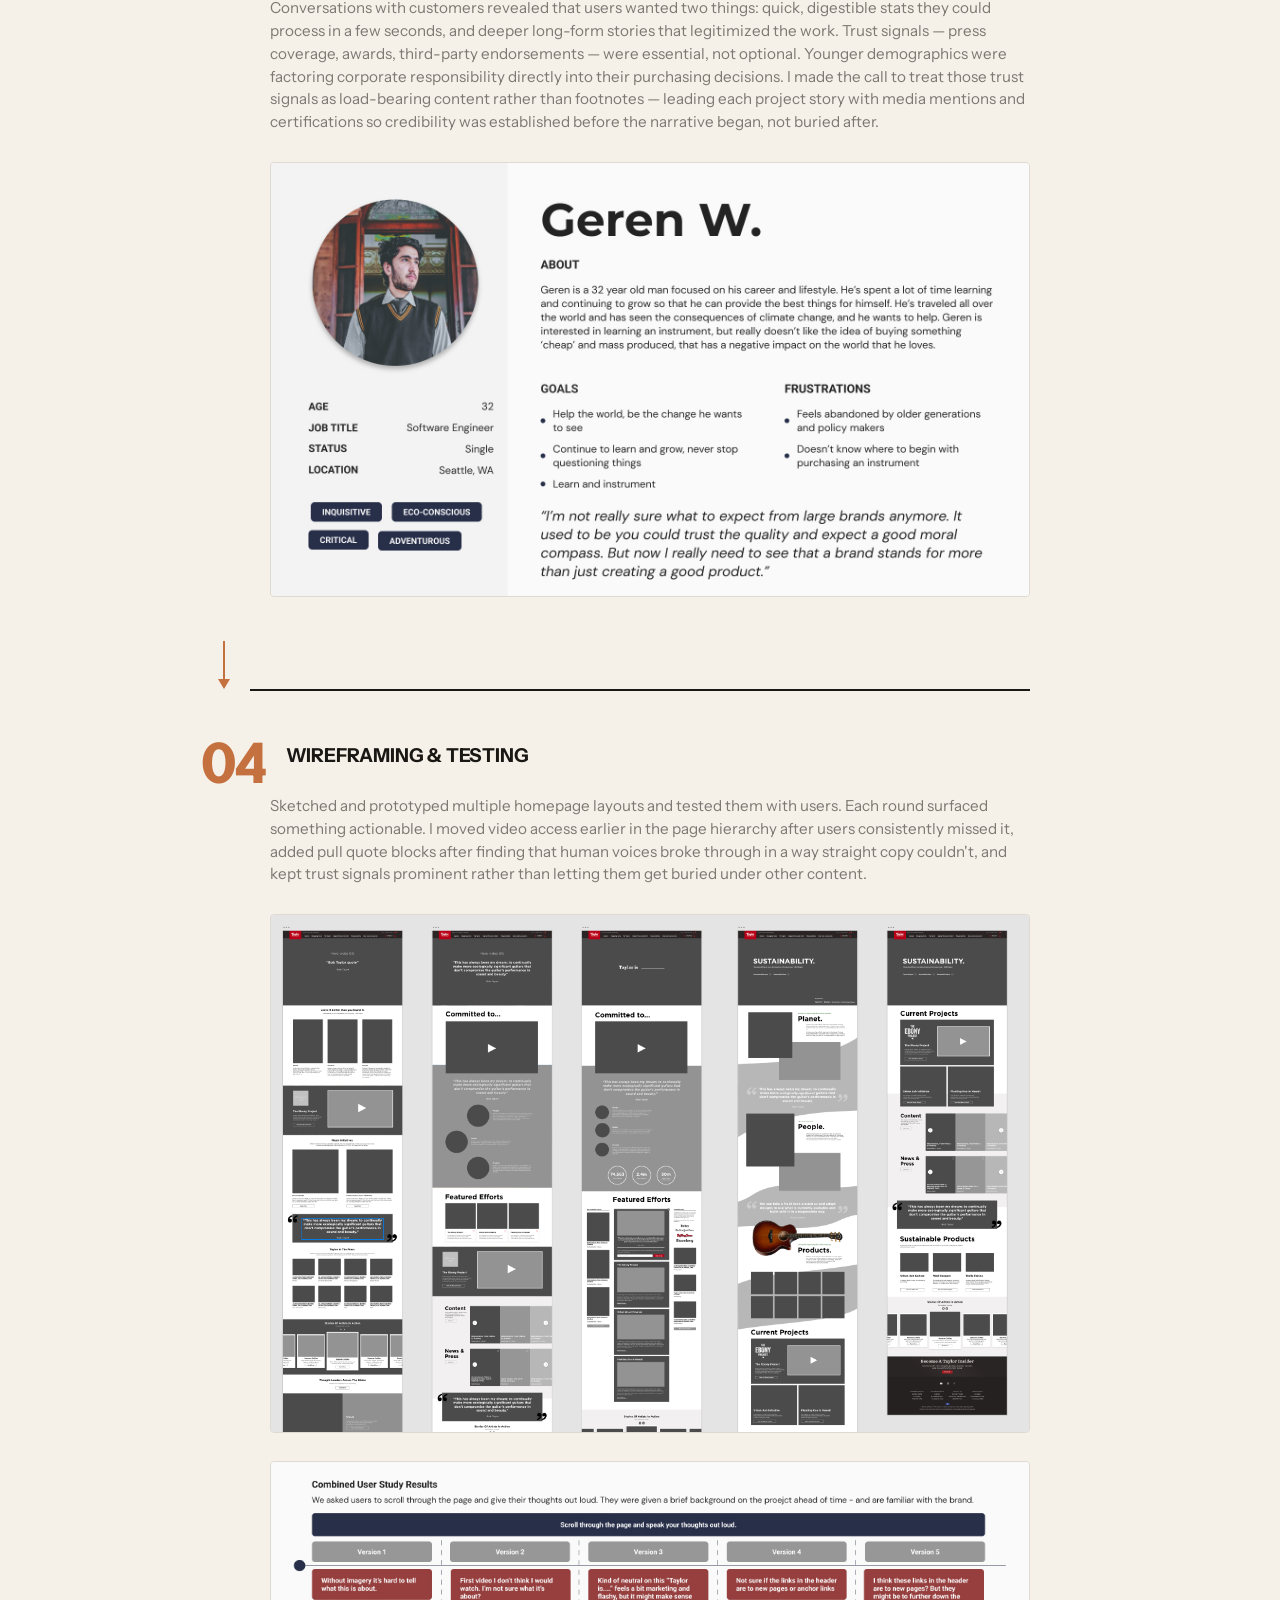
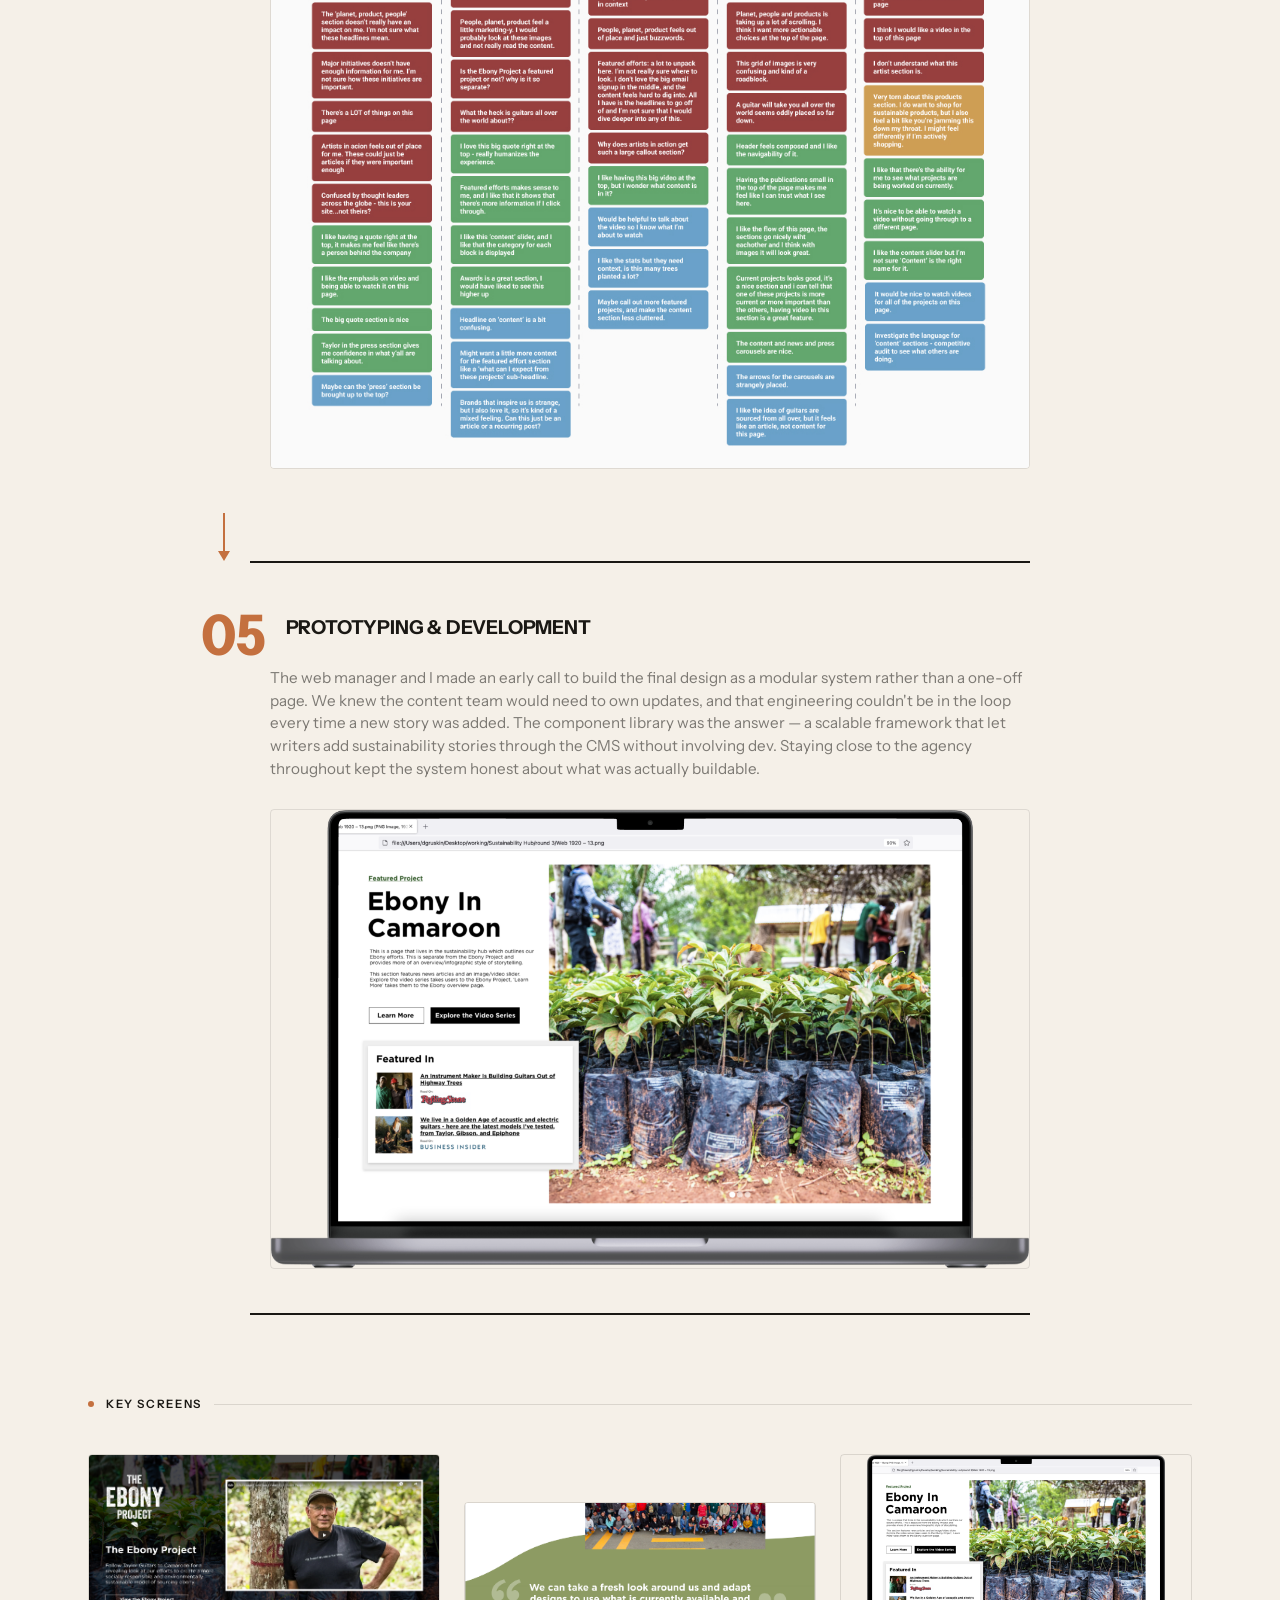
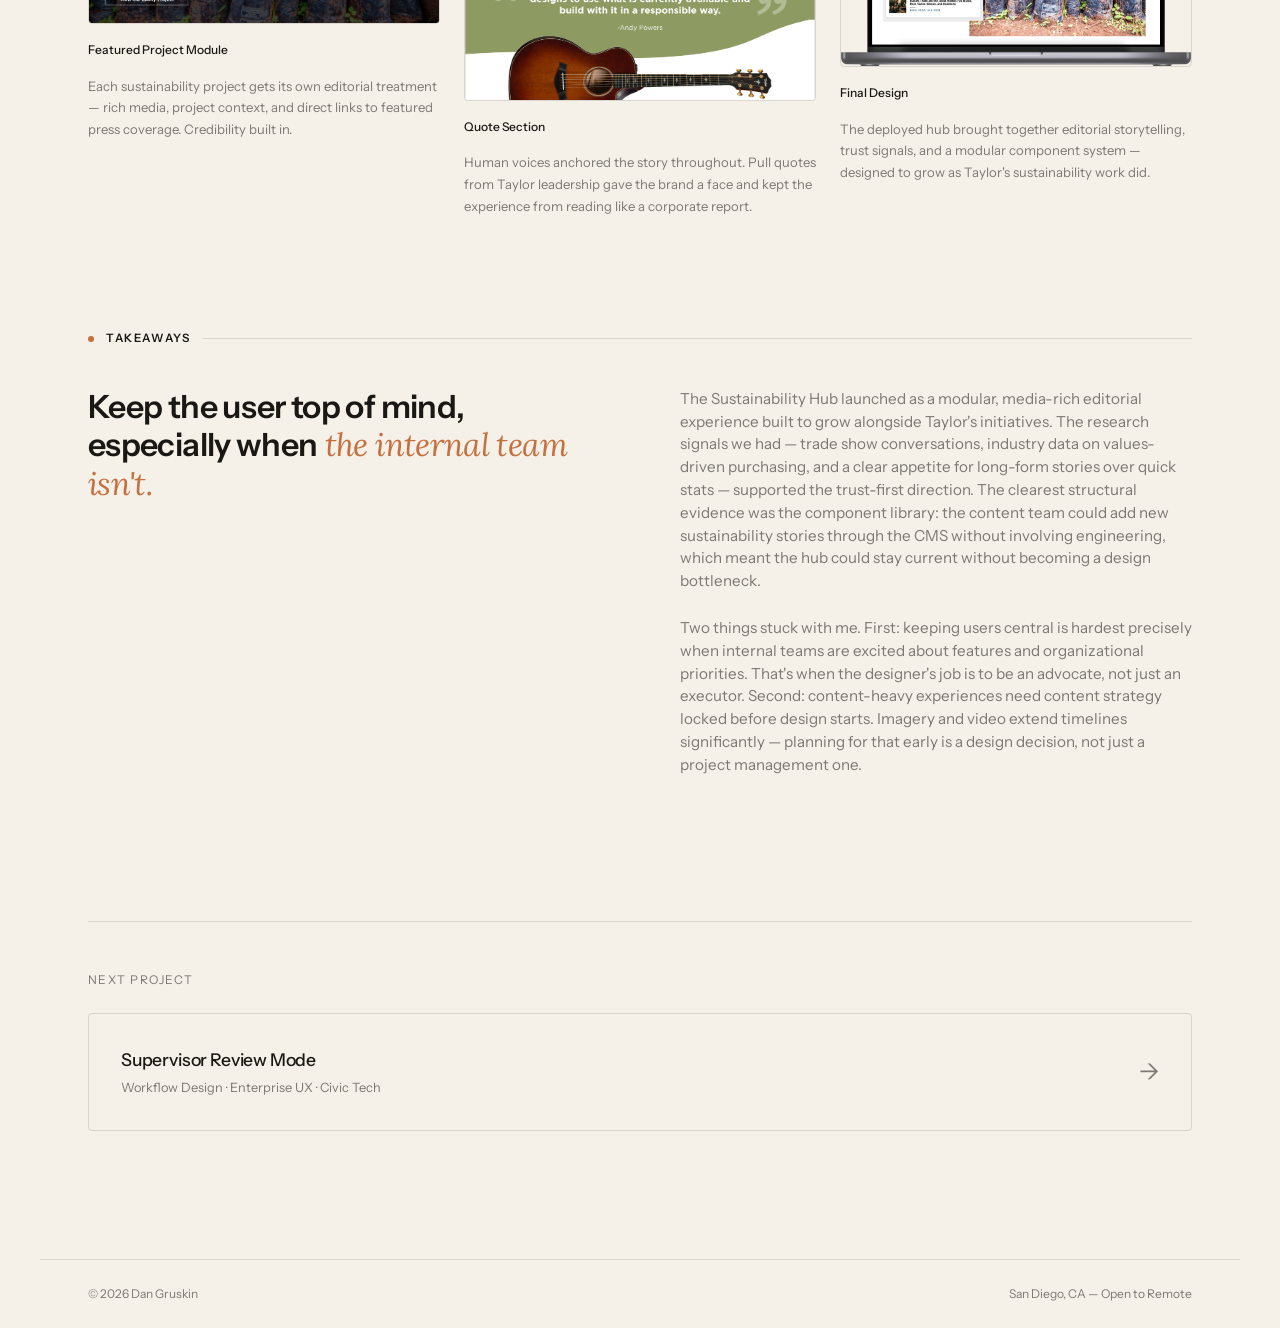
<file: taylor-sustainability-hub.html>
<!DOCTYPE html>
<html lang="en">
<head>
  <meta charset="UTF-8" />
  <meta name="viewport" content="width=device-width, initial-scale=1.0" />
  <title>Taylor Sustainability Hub — Dan Gruskin</title>
  <link rel="preconnect" href="https://fonts.googleapis.com" />
  <link rel="preconnect" href="https://fonts.gstatic.com" crossorigin />
  <link href="https://fonts.googleapis.com/css2?family=Instrument+Sans:wght@400;500;600;700&family=Lora:ital,wght@0,400;0,600;1,400;1,600&display=swap" rel="stylesheet" />
  <link rel="stylesheet" href="case-study.css" />
</head>
<body>

  <div class="scroll-progress" id="scroll-progress"></div>
  <div class="bg-gradient"></div>

  <!-- SPLIT HERO -->
  <div class="split-hero">

    <!-- Left text panel -->
    <div class="split-hero-left">
      <div class="sh-top">
        <a href="index.html#work" class="sh-back">← Work</a>
        <div class="sh-eyebrow">UX Lead · Editorial Design · Taylor Guitars</div>
        <h1 class="sh-title">Taylor<em>Sustainability Hub</em></h1>
        <p class="sh-summary">Taylor had years of genuine sustainability work and no place to put it where customers could find it. We built that place — and made sure it actually felt like the former, not a press release.</p>
      </div>
      <div class="sh-meta">
        <div class="sh-meta-row">
          <span class="sh-meta-label">Role</span>
          <span class="sh-meta-value">UX Lead &amp; Product Designer</span>
        </div>
        <div class="sh-meta-row">
          <span class="sh-meta-label">Team</span>
          <span class="sh-meta-value">Web Manager, Agency Partners (dev), Content Team</span>
        </div>
        <div class="sh-meta-row">
          <span class="sh-meta-label">Company</span>
          <span class="sh-meta-value">Taylor Guitars</span>
        </div>
        <div class="sh-meta-row">
          <span class="sh-meta-label">Domain</span>
          <span class="sh-meta-value">Editorial Design · Brand</span>
        </div>
      </div>
    </div>

    <!-- Right bold color panel -->
    <div class="split-hero-right"></div>

    <!-- Floating product screenshot — breaks the grid -->
    <div class="split-hero-img">
      <img src="img/thumbnails/sustainability-hub-thumbnail.jpg" alt="Taylor Sustainability Hub" />
    </div>

  </div>

  <!-- PROBLEM -->
  <section class="cs-section">
    <div class="cs-section-label">The Problem</div>
    <div class="cs-problem">
      <div class="cs-problem-statement">
        Taylor's sustainability work was genuinely industry-leading. None of it was<em> anywhere customers could find it.</em>
      </div>
      <div class="cs-problem-body">
        <p>Taylor Guitars has a long history of sustainability leadership — the Ebony Project, responsible sourcing, supply chain transparency, industry awards. But those stories lived in print magazines, internal files, and scattered pages across the site. Customers had no central place to explore them. And sustainability was increasingly the reason younger buyers were choosing Taylor over another brand.</p>
        <p>The goal was a digital hub that showcased Taylor's initiatives authentically — built trust through third-party validation, and supported users along their purchasing journey without feeling like a marketing brochure. That last part is harder than it sounds. Users can smell greenwashing from a mile away.</p>
        <p>As the in-house designer at Taylor, I established the design direction from discovery through final handoff — working within a structure where a web manager owned the agency relationship and provided the initial brief. The agency handled development and contributed design input along the way; my role was to lead on UX, set the design language, and make sure the work stayed grounded in user and brand priorities throughout.</p>
      </div>
    </div>
  </section>

  <!-- RESULTS -->
  <section class="cs-section">
    <div class="cs-section-label">Results</div>
    <div class="cs-results">
      <div class="cs-results-preamble">Research for this project was qualitative — trade show conversations with Taylor customers, competitive analysis, and industry data on sustainability-driven purchasing. No post-launch analytics were captured.</div>
      <div class="cs-stat">
        <div class="cs-stat-number" style="font-size: clamp(1.3rem, 2vw, 2rem); line-height: 1.3;">Depth over scanning</div>
        <div class="cs-stat-label">Trade show conversations revealed that customers who engaged with Taylor's sustainability story wanted the full picture, not a highlight reel. That directly shaped the hub's emphasis on long-form storytelling with presented outcomes over quick stats.</div>
      </div>
      <div class="cs-stat">
        <div class="cs-stat-number" style="font-size: clamp(1.3rem, 2vw, 2rem); line-height: 1.3;">Values-driven purchasing</div>
        <div class="cs-stat-label">Industry research consistently showed younger buyers factoring corporate responsibility into guitar decisions. Taylor's story was an asset — it just needed a home.</div>
      </div>
      <div class="cs-stat">
        <div class="cs-stat-number" style="font-size: clamp(1.3rem, 2vw, 2rem); line-height: 1.3;">CMS-ready at launch</div>
        <div class="cs-stat-label">The component library was built so the marketing team and writers could add new sustainability stories through the CMS without involving engineering.</div>
      </div>
    </div>
  </section>

  <!-- PROCESS -->
  <section class="cs-section">
    <div class="cs-section-label">Process</div>
    <div class="cs-process-stack">

      <div class="cs-process-phase">
        <div class="cs-phase-header">
          <div class="cs-phase-num-block" aria-hidden="true">01</div>
          <div class="cs-phase-label">Discovery &amp; Content Mapping</div>
        </div>
        <div class="cs-phase-body">
          Facilitated early workshops with stakeholders to map content and define information architecture. From those sessions I synthesized three non-negotiables that became the criteria everything else was measured against: build trust with credible, authentic information; keep navigation simple and scannable; and design an experience that could grow independently while staying connected to the Taylor brand.
        </div>
        <div class="cs-phase-img">
          <img src="img/sustainability/hub-ia.png" alt="Information architecture diagram mapping the Sustainability Hub — Home, Purpose, Projects, Products, People, and Press" />
        </div>
      </div>

      <div class="cs-phase-connector" aria-hidden="true"></div>

      <div class="cs-process-phase">
        <div class="cs-phase-header">
          <div class="cs-phase-num-block" aria-hidden="true">02</div>
          <div class="cs-phase-label">Competitive Analysis</div>
        </div>
        <div class="cs-phase-body">
          Looked at brands like Patagonia, The Nature Conservancy, and Martin Guitars to understand what made sustainability storytelling actually work. The pattern was clear: the strongest examples were evergreen, authentic, and focused on people rather than products. The weakest felt like PR — vague claims, infrequent updates, no external validation. As a team we landed on a clear direction: lead with stories and third-party credibility rather than product claims. My job was to make sure that decision held through every design choice.
        </div>
      </div>

      <div class="cs-phase-connector" aria-hidden="true"></div>

      <div class="cs-process-phase">
        <div class="cs-phase-header">
          <div class="cs-phase-num-block" aria-hidden="true">03</div>
          <div class="cs-phase-label">User Research</div>
        </div>
        <div class="cs-phase-body">
          Conversations with customers revealed that users wanted two things: quick, digestible stats they could process in a few seconds, and deeper long-form stories that legitimized the work. Trust signals — press coverage, awards, third-party endorsements — were essential, not optional. Younger demographics were factoring corporate responsibility directly into their purchasing decisions. I made the call to treat those trust signals as load-bearing content rather than footnotes — leading each project story with media mentions and certifications so credibility was established before the narrative began, not buried after.
        </div>
        <div class="cs-phase-img">
          <img src="img/sustainability/user-persona.jpg" alt="User persona — Geren W., eco-conscious software engineer whose purchasing decisions are shaped by brand values" />
        </div>
      </div>

      <div class="cs-phase-connector" aria-hidden="true"></div>

      <div class="cs-process-phase">
        <div class="cs-phase-header">
          <div class="cs-phase-num-block" aria-hidden="true">04</div>
          <div class="cs-phase-label">Wireframing &amp; Testing</div>
        </div>
        <div class="cs-phase-body">
          Sketched and prototyped multiple homepage layouts and tested them with users. Each round surfaced something actionable. I moved video access earlier in the page hierarchy after users consistently missed it, added pull quote blocks after finding that human voices broke through in a way straight copy couldn't, and kept trust signals prominent rather than letting them get buried under other content.
        </div>
        <div class="cs-phase-img">
          <img src="img/sustainability/wireframes.png" alt="Five homepage wireframe variants — exploring hero approach, content hierarchy, and module layout before testing" />
        </div>
        <div class="cs-phase-img">
          <img src="img/sustainability/user-test-results.jpg" alt="Combined user study results — side-by-side feedback across five prototype versions from scroll-through sessions" />
        </div>
      </div>

      <div class="cs-phase-connector" aria-hidden="true"></div>

      <div class="cs-process-phase">
        <div class="cs-phase-header">
          <div class="cs-phase-num-block" aria-hidden="true">05</div>
          <div class="cs-phase-label">Prototyping &amp; Development</div>
        </div>
        <div class="cs-phase-body">
          The web manager and I made an early call to build the final design as a modular system rather than a one-off page. We knew the content team would need to own updates, and that engineering couldn't be in the loop every time a new story was added. The component library was the answer — a scalable framework that let writers add sustainability stories through the CMS without involving dev. Staying close to the agency throughout kept the system honest about what was actually buildable.
        </div>
        <div class="cs-phase-img">
          <img src="img/sustainability/hub-laptop.png" alt="Final Sustainability Hub design — Ebony Project featured module with lifestyle photography and press coverage callout" />
        </div>
      </div>

    </div>
  </section>

  <!-- KEY SCREENS -->
  <div class="feature-callout">
    <div class="cs-section-label">Key Screens</div>
    <div class="feature-callout-grid">
      <div class="feature-card">
        <div class="feature-card-img">
          <img src="img/sustainability/main-project-module.png" alt="Ebony Project featured module — full-bleed editorial layout with video CTA and press coverage" />
        </div>
        <div class="feature-card-label">Featured Project Module</div>
        <div class="feature-card-desc">Each sustainability project gets its own editorial treatment — rich media, project context, and direct links to featured press coverage. Credibility built in.</div>
      </div>
      <div class="feature-card feature-card--offset">
        <div class="feature-card-img">
          <img src="img/sustainability/quote-section.png" alt="Andy Powers quote section — large pull quote over brand photography with guitar imagery" />
        </div>
        <div class="feature-card-label">Quote Section</div>
        <div class="feature-card-desc">Human voices anchored the story throughout. Pull quotes from Taylor leadership gave the brand a face and kept the experience from reading like a corporate report.</div>
      </div>
      <div class="feature-card">
        <div class="feature-card-img">
          <img src="img/sustainability/hub-laptop.png" alt="Sustainability Hub on laptop — Ebony Project module showing the final deployed design" />
        </div>
        <div class="feature-card-label">Final Design</div>
        <div class="feature-card-desc">The deployed hub brought together editorial storytelling, trust signals, and a modular component system — designed to grow as Taylor's sustainability work did.</div>
      </div>
    </div>
  </div>

  <!-- CONCLUSION -->
  <section class="cs-section">
    <div class="cs-section-label">Takeaways</div>
    <div class="cs-conclusion">
      <div class="cs-conclusion-heading">
        Keep the user top of mind, especially when<em> the internal team isn't.</em>
      </div>
      <div class="cs-conclusion-body">
        <p>The Sustainability Hub launched as a modular, media-rich editorial experience built to grow alongside Taylor's initiatives. The research signals we had — trade show conversations, industry data on values-driven purchasing, and a clear appetite for long-form stories over quick stats — supported the trust-first direction. The clearest structural evidence was the component library: the content team could add new sustainability stories through the CMS without involving engineering, which meant the hub could stay current without becoming a design bottleneck.</p>
        <p>Two things stuck with me. First: keeping users central is hardest precisely when internal teams are excited about features and organizational priorities. That's when the designer's job is to be an advocate, not just an executor. Second: content-heavy experiences need content strategy locked before design starts. Imagery and video extend timelines significantly — planning for that early is a design decision, not just a project management one.</p>
      </div>
    </div>
  </section>

  <!-- NEXT PROJECT -->
  <div class="cs-next">
    <div class="cs-next-inner">
      <div class="cs-next-label">Next Project</div>
      <a href="supervisor-review-mode.html" class="cs-next-card">
        <div>
          <div class="cs-next-card-title">Supervisor Review Mode</div>
          <div class="cs-next-card-sub">Workflow Design · Enterprise UX · Civic Tech</div>
        </div>
        <div class="cs-next-arrow">→</div>
      </a>
    </div>
  </div>

  <script src="case-study.js"></script>
</body>
</html>
</file>
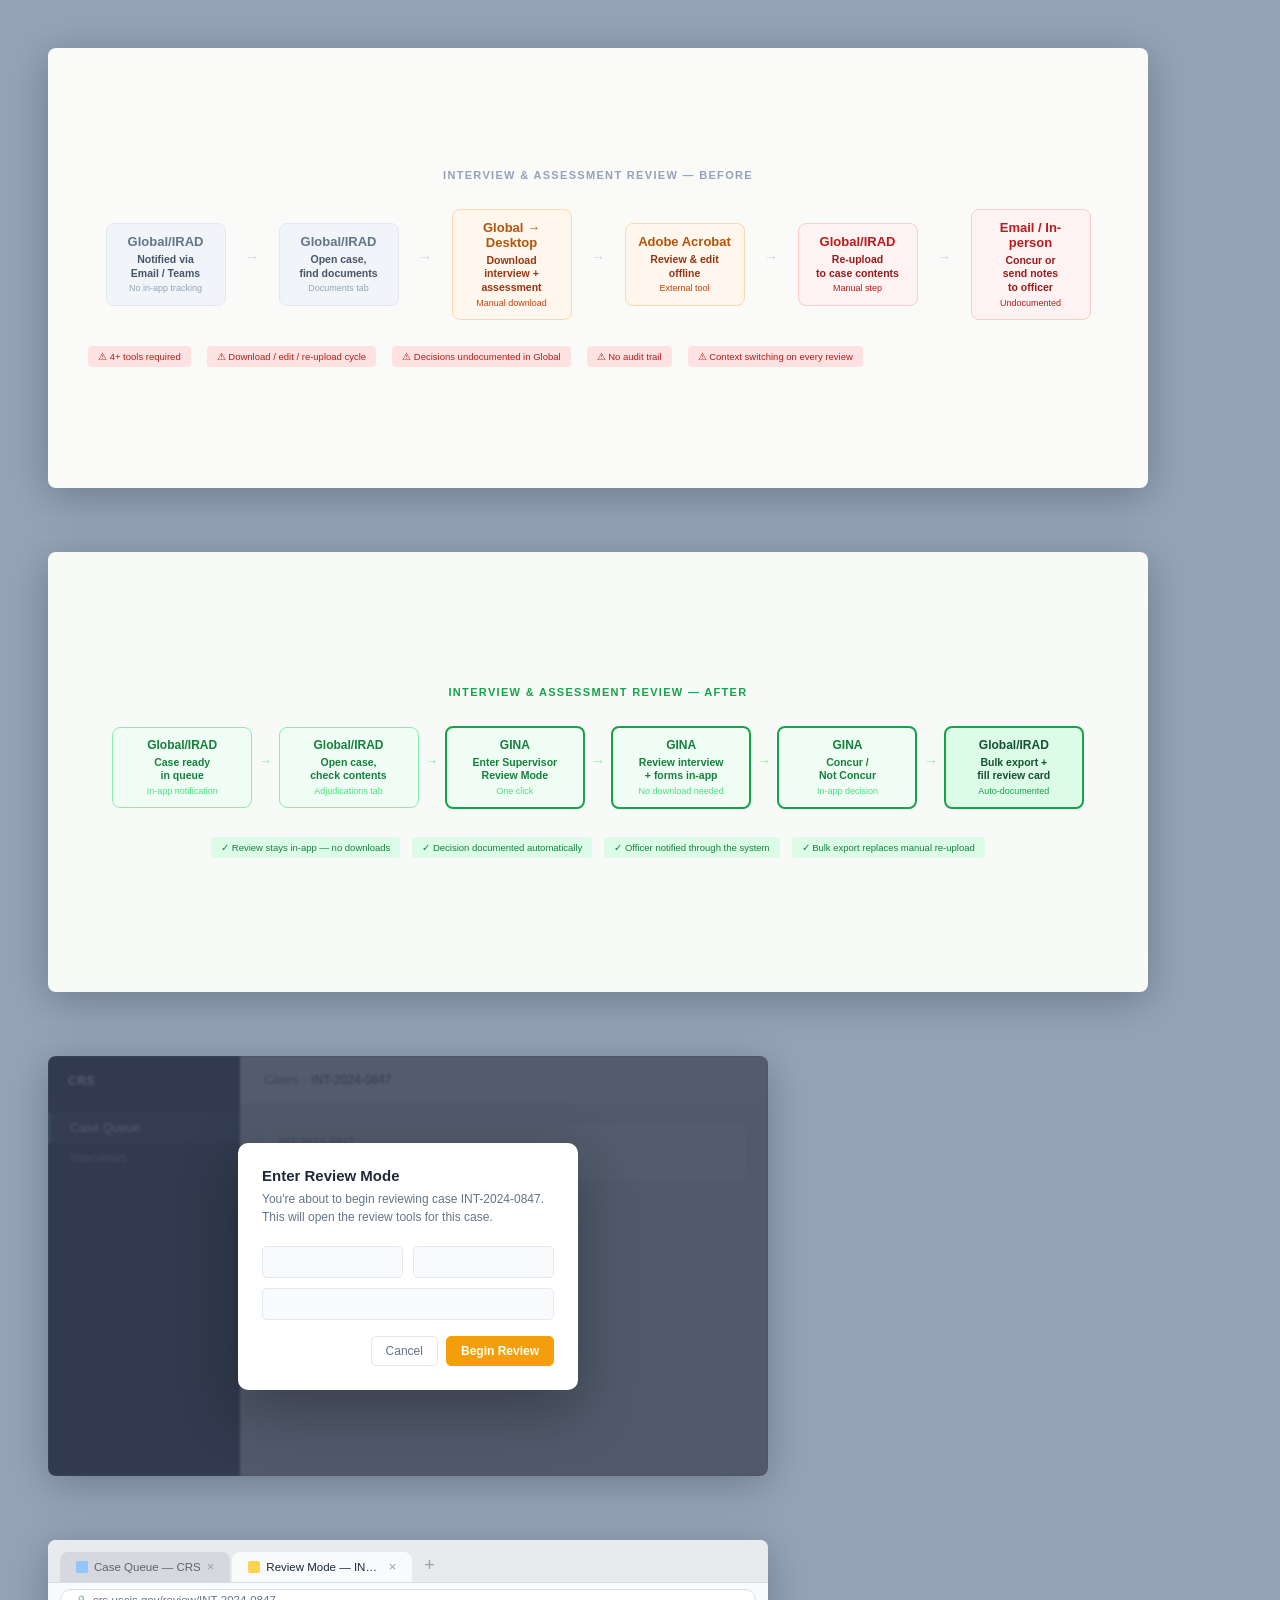
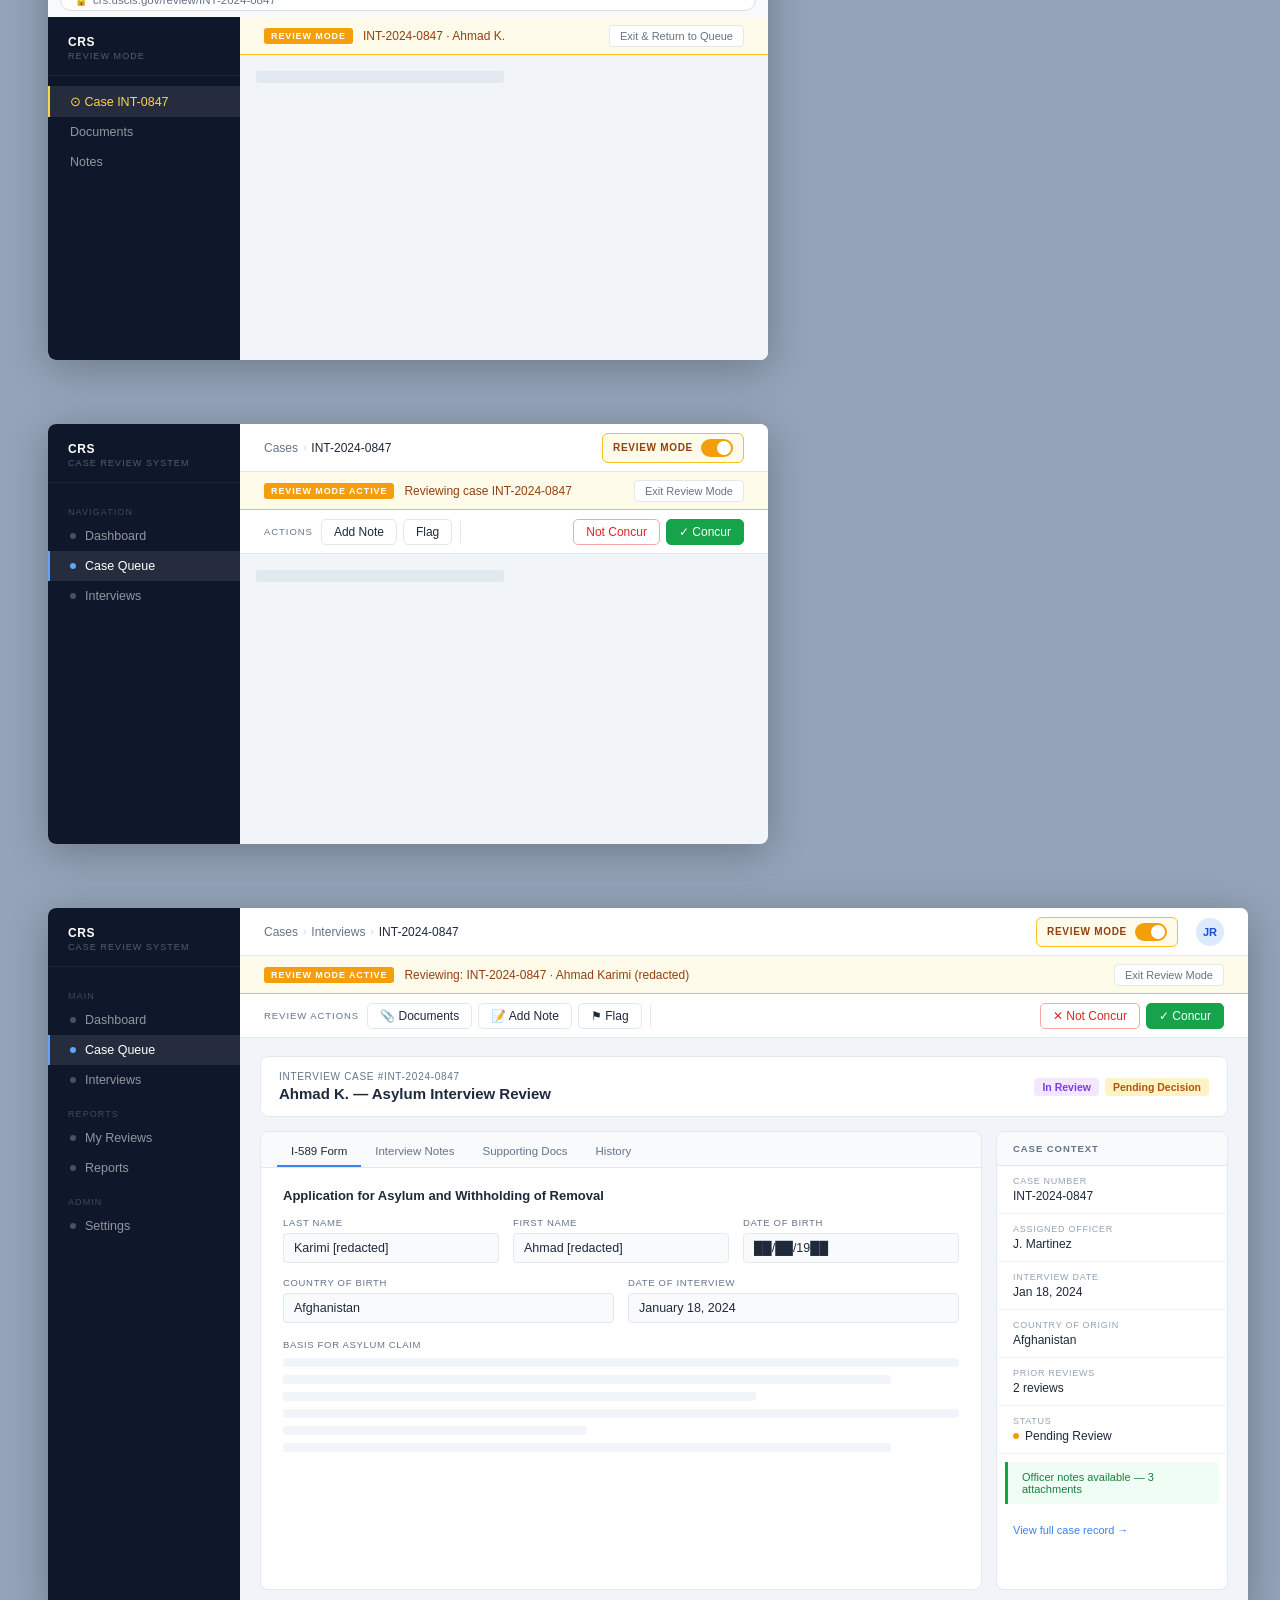
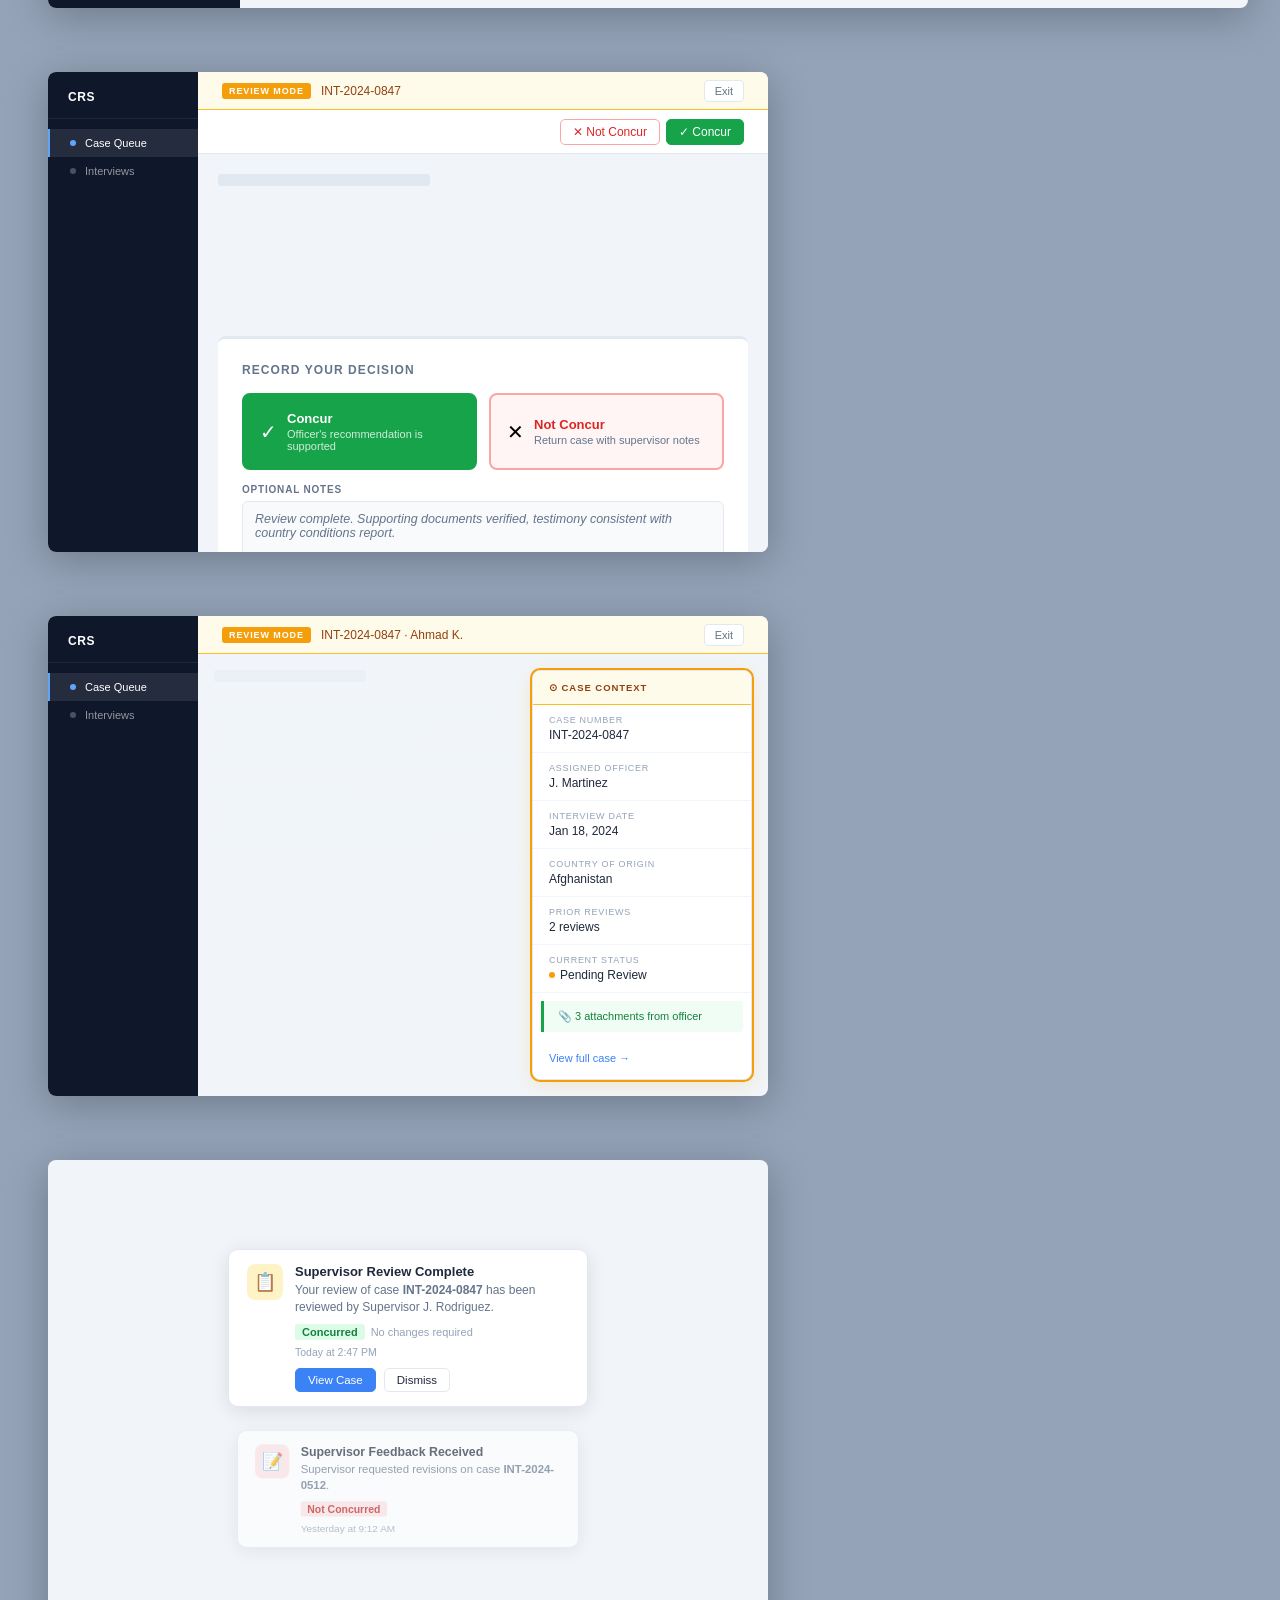
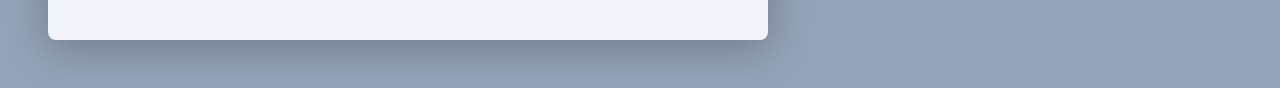
<file: mockups/render.html>
<!DOCTYPE html>
<html lang="en">
<head>
  <meta charset="UTF-8">
  <style>
    *, *::before, *::after { box-sizing: border-box; margin: 0; padding: 0; }
    body { background: #94a3b8; font-family: -apple-system, BlinkMacSystemFont, 'Segoe UI', sans-serif; padding: 48px; display: flex; flex-direction: column; gap: 64px; align-items: flex-start; }
    .mockup { overflow: hidden; position: relative; display: block; box-shadow: 0 8px 40px rgba(0,0,0,0.25); border-radius: 8px; }

    /* ─── APP TOKENS ──────────────────────────────────────────────── */
    :root {
      --sidebar-bg: #0f172a;
      --app-bg: #f1f5f9;
      --app-surface: #ffffff;
      --app-text: #1e293b;
      --app-muted: #64748b;
      --app-border: #e2e8f0;
      --app-primary: #3b82f6;
      --review-bg: #fffbeb;
      --review-border: #fbbf24;
      --review-text: #92400e;
      --green: #16a34a;
      --red: #dc2626;
    }

    /* ─── APP SHELL ───────────────────────────────────────────────── */
    .app { display: flex; height: 100%; background: var(--app-bg); }

    .sidebar { width: 192px; min-width: 192px; background: var(--sidebar-bg); display: flex; flex-direction: column; }
    .sidebar-logo { padding: 18px 20px 14px; border-bottom: 1px solid rgba(255,255,255,0.07); }
    .sidebar-logo-name { font-size: 12px; font-weight: 700; color: #fff; letter-spacing: 0.05em; }
    .sidebar-logo-sub { font-size: 9px; color: rgba(255,255,255,0.3); letter-spacing: 0.12em; text-transform: uppercase; margin-top: 2px; }
    .sidebar-nav { padding: 10px 0; }
    .sidebar-section { font-size: 9px; text-transform: uppercase; letter-spacing: 0.12em; color: rgba(255,255,255,0.22); padding: 14px 20px 4px; }
    .nav-item { display: flex; align-items: center; gap: 9px; padding: 8px 20px; font-size: 12.5px; color: rgba(255,255,255,0.55); border-left: 2px solid transparent; }
    .nav-item.active { background: rgba(255,255,255,0.09); color: #fff; border-left-color: #60a5fa; }
    .nav-dot { width: 6px; height: 6px; border-radius: 50%; background: rgba(255,255,255,0.25); flex-shrink: 0; }
    .nav-dot.active { background: #60a5fa; }

    .main { flex: 1; display: flex; flex-direction: column; overflow: hidden; min-width: 0; }

    .topbar { height: 48px; background: var(--app-surface); border-bottom: 1px solid var(--app-border); display: flex; align-items: center; padding: 0 24px; gap: 6px; flex-shrink: 0; }
    .breadcrumb { font-size: 12px; color: var(--app-muted); display: flex; align-items: center; gap: 5px; }
    .breadcrumb .sep { color: #cbd5e1; font-size: 10px; }
    .breadcrumb .crumb-active { color: var(--app-text); font-weight: 500; }
    .topbar-space { flex: 1; }
    .topbar-avatar { width: 28px; height: 28px; border-radius: 50%; background: #dbeafe; display: flex; align-items: center; justify-content: center; font-size: 11px; font-weight: 700; color: #1d4ed8; }

    .review-banner { height: 38px; background: var(--review-bg); border-bottom: 1px solid var(--review-border); padding: 0 24px; display: flex; align-items: center; gap: 10px; flex-shrink: 0; }
    .review-badge { background: #f59e0b; color: #fff; font-size: 9px; font-weight: 800; letter-spacing: 0.1em; text-transform: uppercase; padding: 3px 7px; border-radius: 3px; }
    .review-banner-text { font-size: 12px; color: var(--review-text); font-weight: 500; }
    .review-banner-space { flex: 1; }
    .review-exit-btn { font-size: 11px; color: var(--app-muted); border: 1px solid var(--app-border); background: var(--app-surface); padding: 4px 10px; border-radius: 4px; cursor: pointer; }

    .review-toolbar { height: 44px; background: var(--app-surface); border-bottom: 1px solid var(--app-border); display: flex; align-items: center; padding: 0 24px; gap: 6px; flex-shrink: 0; }
    .toolbar-label { font-size: 9.5px; text-transform: uppercase; letter-spacing: 0.1em; color: var(--app-muted); margin-right: 2px; }
    .toolbar-btn { font-size: 12px; font-weight: 500; padding: 5px 12px; border-radius: 5px; border: 1px solid var(--app-border); background: var(--app-surface); color: var(--app-text); cursor: pointer; display: flex; align-items: center; gap: 5px; white-space: nowrap; }
    .toolbar-btn-concur { background: var(--green); border-color: var(--green); color: #fff; }
    .toolbar-btn-notconcur { color: var(--red); border-color: #fca5a5; }
    .toolbar-divider { width: 1px; height: 22px; background: var(--app-border); margin: 0 2px; }
    .toolbar-space { flex: 1; }

    .content-area { flex: 1; padding: 18px 20px; overflow: hidden; display: flex; flex-direction: column; gap: 14px; }
    .content-flex { display: flex; gap: 14px; flex: 1; overflow: hidden; min-height: 0; }

    .card { background: var(--app-surface); border: 1px solid var(--app-border); border-radius: 8px; overflow: hidden; }
    .card-header { padding: 12px 18px; border-bottom: 1px solid var(--app-border); display: flex; align-items: center; gap: 8px; }
    .card-title { font-size: 12.5px; font-weight: 600; color: var(--app-text); }
    .card-body { padding: 18px; }

    .case-hdr { background: var(--app-surface); border: 1px solid var(--app-border); border-radius: 8px; padding: 14px 18px; display: flex; align-items: center; gap: 16px; flex-shrink: 0; }
    .case-hdr-num { font-size: 10px; color: var(--app-muted); letter-spacing: 0.07em; text-transform: uppercase; margin-bottom: 3px; }
    .case-hdr-name { font-size: 15px; font-weight: 600; color: var(--app-text); }
    .case-hdr-space { flex: 1; }
    .case-meta-row { display: flex; gap: 6px; }
    .badge { font-size: 10.5px; font-weight: 600; padding: 3px 8px; border-radius: 4px; }
    .badge-review { background: #f3e8ff; color: #7c3aed; }
    .badge-pending { background: #fef3c7; color: #b45309; }
    .badge-new { background: #dbeafe; color: #1d4ed8; }

    .doc-viewer { flex: 1; display: flex; flex-direction: column; min-width: 0; }
    .doc-tab-bar { background: #f8fafc; border-bottom: 1px solid var(--app-border); display: flex; align-items: flex-end; padding: 0 16px; gap: 0; height: 36px; }
    .doc-tab { font-size: 11.5px; padding: 8px 14px; color: var(--app-muted); border-bottom: 2px solid transparent; cursor: pointer; }
    .doc-tab.active { color: var(--app-text); border-bottom-color: var(--app-primary); font-weight: 500; }
    .doc-body { flex: 1; padding: 20px 22px; overflow: hidden; }
    .doc-section-title { font-size: 13px; font-weight: 600; color: var(--app-text); margin-bottom: 14px; }
    .doc-field-row { display: flex; gap: 14px; margin-bottom: 14px; }
    .doc-field { flex: 1; }
    .doc-field-label { font-size: 9.5px; color: var(--app-muted); text-transform: uppercase; letter-spacing: 0.07em; margin-bottom: 5px; }
    .doc-field-box { height: 30px; background: #f8fafc; border: 1px solid #e2e8f0; border-radius: 4px; display: flex; align-items: center; padding: 0 10px; font-size: 12.5px; color: var(--app-text); }
    .doc-field-box.wide { font-size: 11.5px; color: var(--app-muted); }
    .doc-textarea { height: 80px; background: #f8fafc; border: 1px solid #e2e8f0; border-radius: 4px; }
    .doc-line { height: 9px; background: #f1f5f9; border-radius: 3px; margin-bottom: 8px; }
    .doc-line.s { width: 45%; }
    .doc-line.m { width: 70%; }
    .doc-line.l { width: 90%; }
    .doc-line.full { width: 100%; }
    .doc-line.heading { height: 12px; width: 50%; background: #e2e8f0; margin-bottom: 12px; }

    .context-panel { width: 232px; min-width: 232px; display: flex; flex-direction: column; }
    .context-panel-hdr { padding: 11px 16px; background: #f8fafc; border-bottom: 1px solid var(--app-border); }
    .context-panel-title { font-size: 9.5px; text-transform: uppercase; letter-spacing: 0.1em; font-weight: 700; color: var(--app-muted); }
    .context-field { padding: 10px 16px; border-bottom: 1px solid #f1f5f9; }
    .context-label { font-size: 9px; color: #94a3b8; text-transform: uppercase; letter-spacing: 0.08em; margin-bottom: 3px; }
    .context-value { font-size: 12px; color: var(--app-text); font-weight: 500; }
    .context-value.muted { color: var(--app-muted); font-weight: 400; font-size: 11.5px; }
    .context-highlight { background: #f0fdf4; border-left: 3px solid var(--green); padding: 9px 14px; margin: 8px; border-radius: 0 4px 4px 0; }
    .context-highlight-text { font-size: 11px; color: #15803d; font-weight: 500; }
    .context-link { padding: 12px 16px; font-size: 11px; color: var(--app-primary); cursor: pointer; display: flex; align-items: center; justify-content: space-between; }

    /* ─── FLOW DIAGRAM STYLES ─────────────────────────────────────── */
    .flow-page { width: 100%; height: 100%; display: flex; flex-direction: column; align-items: center; justify-content: center; padding: 36px 40px; }
    .flow-title { font-size: 11px; text-transform: uppercase; letter-spacing: 0.12em; font-weight: 700; margin-bottom: 28px; }
    .flow-row { display: flex; align-items: center; gap: 0; width: 100%; }
    .flow-step { display: flex; flex-direction: column; align-items: center; flex: 1; }
    .flow-step-box { padding: 10px 12px; border-radius: 8px; text-align: center; width: 100%; max-width: 120px; }
    .flow-step-icon { font-size: 18px; margin-bottom: 5px; display: block; }
    .flow-step-label { font-size: 10.5px; font-weight: 600; line-height: 1.3; }
    .flow-step-sub { font-size: 9px; margin-top: 3px; line-height: 1.3; }
    .flow-arrow { font-size: 14px; color: #cbd5e1; flex-shrink: 0; margin: 0 2px; padding-bottom: 14px; }
    .flow-pain { margin-top: 26px; display: flex; gap: 16px; width: 100%; }
    .pain-tag { font-size: 9.5px; background: #fee2e2; color: #b91c1c; padding: 5px 10px; border-radius: 4px; font-weight: 500; display: flex; align-items: center; gap: 4px; }

    /* ─── CONCUR / NOT CONCUR panel ──────────────────────────────── */
    .decision-panel { background: var(--app-surface); border-top: 3px solid var(--app-border); padding: 24px; }
    .decision-title { font-size: 12px; text-transform: uppercase; letter-spacing: 0.09em; font-weight: 700; color: var(--app-muted); margin-bottom: 16px; }
    .decision-row { display: flex; gap: 12px; }
    .decision-btn { flex: 1; padding: 16px; border-radius: 8px; border: 2px solid; cursor: pointer; display: flex; align-items: center; gap: 10px; transition: all 0.15s; }
    .decision-btn-concur { border-color: #86efac; background: #f0fdf4; }
    .decision-btn-concur.selected { border-color: var(--green); background: var(--green); color: white; }
    .decision-btn-notconcur { border-color: #fca5a5; background: #fff5f5; }
    .decision-icon { font-size: 20px; }
    .decision-label { font-size: 13px; font-weight: 700; }
    .decision-sub { font-size: 11px; color: var(--app-muted); margin-top: 2px; }
    .decision-btn-concur.selected .decision-sub { color: rgba(255,255,255,0.8); }
    .decision-comment { margin-top: 14px; }
    .decision-comment-label { font-size: 10px; text-transform: uppercase; letter-spacing: 0.08em; color: var(--app-muted); margin-bottom: 6px; font-weight: 600; }
    .decision-comment-box { width: 100%; border: 1px solid var(--app-border); border-radius: 6px; padding: 10px 12px; font-size: 12.5px; color: var(--app-muted); background: #f8fafc; height: 64px; font-style: italic; }
    .decision-actions { margin-top: 14px; display: flex; gap: 8px; justify-content: flex-end; }
    .decision-cancel { font-size: 12px; padding: 7px 14px; border-radius: 5px; border: 1px solid var(--app-border); background: var(--app-surface); color: var(--app-muted); }
    .decision-submit { font-size: 12px; padding: 7px 16px; border-radius: 5px; border: none; background: var(--green); color: white; font-weight: 600; }

    /* ─── NOTIFICATION ────────────────────────────────────────────── */
    .notif-toast { background: var(--app-surface); border: 1px solid var(--app-border); border-radius: 10px; padding: 14px 18px; box-shadow: 0 4px 20px rgba(0,0,0,0.1); display: flex; align-items: flex-start; gap: 12px; max-width: 360px; }
    .notif-icon { width: 36px; height: 36px; border-radius: 8px; background: #fef3c7; display: flex; align-items: center; justify-content: center; font-size: 18px; flex-shrink: 0; }
    .notif-title { font-size: 13px; font-weight: 600; color: var(--app-text); margin-bottom: 3px; }
    .notif-body { font-size: 12px; color: var(--app-muted); line-height: 1.4; }
    .notif-time { font-size: 10.5px; color: #94a3b8; margin-top: 6px; }
    .notif-actions { display: flex; gap: 8px; margin-top: 10px; }
    .notif-btn { font-size: 11.5px; padding: 5px 12px; border-radius: 5px; border: 1px solid var(--app-border); background: var(--app-surface); color: var(--app-text); font-weight: 500; }
    .notif-btn.primary { background: var(--app-primary); border-color: var(--app-primary); color: white; }

    /* ─── OVERLAY PATTERN ─────────────────────────────────────────── */
    .modal-overlay { position: absolute; inset: 0; background: rgba(15,23,42,0.6); display: flex; align-items: center; justify-content: center; z-index: 10; }
    .modal-card { background: white; border-radius: 10px; padding: 24px; width: 340px; box-shadow: 0 20px 60px rgba(0,0,0,0.3); }
    .modal-title { font-size: 15px; font-weight: 700; color: var(--app-text); margin-bottom: 6px; }
    .modal-sub { font-size: 12px; color: var(--app-muted); margin-bottom: 20px; line-height: 1.5; }
    .modal-form-row { display: flex; gap: 10px; margin-bottom: 10px; }
    .modal-field { flex: 1; height: 32px; background: #f8fafc; border: 1px solid #e2e8f0; border-radius: 5px; }
    .modal-actions { display: flex; gap: 8px; justify-content: flex-end; margin-top: 16px; }
    .modal-btn { font-size: 12px; padding: 7px 14px; border-radius: 5px; border: 1px solid var(--app-border); background: var(--app-surface); color: var(--app-muted); }
    .modal-btn.primary { background: #f59e0b; border-color: #f59e0b; color: white; font-weight: 600; }

    /* ─── NEW TAB PATTERN ─────────────────────────────────────────── */
    .browser-chrome { background: #e8eaed; }
    .browser-tab-bar { display: flex; align-items: flex-end; padding: 8px 12px 0; gap: 2px; }
    .browser-tab { padding: 7px 16px 8px; font-size: 11.5px; border-radius: 8px 8px 0 0; display: flex; align-items: center; gap: 6px; background: #d5d8de; color: #5f6368; max-width: 180px; }
    .browser-tab.active { background: #f8fafc; color: var(--app-text); font-weight: 500; }
    .tab-favicon { width: 12px; height: 12px; border-radius: 2px; background: #cbd5e1; flex-shrink: 0; }
    .tab-favicon.blue { background: #93c5fd; }
    .tab-favicon.amber { background: #fcd34d; }
    .tab-close { margin-left: auto; color: #9aa0a6; font-size: 13px; }
    .browser-url-bar { background: #f8fafc; border-top: 1px solid #d8dde4; padding: 6px 12px; }
    .browser-url-input { background: white; border: 1px solid #dadde2; border-radius: 20px; padding: 4px 14px; font-size: 11.5px; color: var(--app-muted); display: flex; align-items: center; gap: 6px; }
    .browser-url-lock { color: #188038; font-size: 10px; }
    .browser-content { background: #f1f5f9; }
  </style>
</head>
<body>

<!-- ══════════════════════════════════════════════════════════════════
     BEFORE — workflow diagram
════════════════════════════════════════════════════════════════════ -->
<div id="before" class="mockup" style="width:1100px;height:440px;background:#fafaf8;">
  <div class="flow-page">
    <div class="flow-title" style="color:#94a3b8;">Interview &amp; Assessment Review — Before</div>
    <div class="flow-row">

      <div class="flow-step">
        <div class="flow-step-box" style="background:#f1f5f9;border:1px solid #e2e8f0;">
          <div style="font-size:13px;font-weight:700;color:#64748b;margin-bottom:4px;">Global/IRAD</div>
          <div class="flow-step-label" style="color:#475569;">Notified via<br>Email / Teams</div>
          <div class="flow-step-sub" style="color:#94a3b8;">No in-app tracking</div>
        </div>
      </div>
      <div class="flow-arrow">→</div>

      <div class="flow-step">
        <div class="flow-step-box" style="background:#f1f5f9;border:1px solid #e2e8f0;">
          <div style="font-size:13px;font-weight:700;color:#64748b;margin-bottom:4px;">Global/IRAD</div>
          <div class="flow-step-label" style="color:#475569;">Open case,<br>find documents</div>
          <div class="flow-step-sub" style="color:#94a3b8;">Documents tab</div>
        </div>
      </div>
      <div class="flow-arrow">→</div>

      <div class="flow-step">
        <div class="flow-step-box" style="background:#fff7ed;border:1px solid #fed7aa;">
          <div style="font-size:13px;font-weight:700;color:#b45309;margin-bottom:4px;">Global → Desktop</div>
          <div class="flow-step-label" style="color:#9a3412;">Download<br>interview +<br>assessment</div>
          <div class="flow-step-sub" style="color:#c2410c;">Manual download</div>
        </div>
      </div>
      <div class="flow-arrow">→</div>

      <div class="flow-step">
        <div class="flow-step-box" style="background:#fff7ed;border:1px solid #fed7aa;">
          <div style="font-size:13px;font-weight:700;color:#b45309;margin-bottom:4px;">Adobe Acrobat</div>
          <div class="flow-step-label" style="color:#9a3412;">Review &amp; edit<br>offline</div>
          <div class="flow-step-sub" style="color:#c2410c;">External tool</div>
        </div>
      </div>
      <div class="flow-arrow">→</div>

      <div class="flow-step">
        <div class="flow-step-box" style="background:#fef2f2;border:1px solid #fecaca;">
          <div style="font-size:13px;font-weight:700;color:#b91c1c;margin-bottom:4px;">Global/IRAD</div>
          <div class="flow-step-label" style="color:#991b1b;">Re-upload<br>to case contents</div>
          <div class="flow-step-sub" style="color:#b91c1c;">Manual step</div>
        </div>
      </div>
      <div class="flow-arrow">→</div>

      <div class="flow-step">
        <div class="flow-step-box" style="background:#fef2f2;border:1px solid #fecaca;">
          <div style="font-size:13px;font-weight:700;color:#b91c1c;margin-bottom:4px;">Email / In-person</div>
          <div class="flow-step-label" style="color:#991b1b;">Concur or<br>send notes<br>to officer</div>
          <div class="flow-step-sub" style="color:#b91c1c;">Undocumented</div>
        </div>
      </div>

    </div>

    <div class="flow-pain">
      <div class="pain-tag">⚠ 4+ tools required</div>
      <div class="pain-tag">⚠ Download / edit / re-upload cycle</div>
      <div class="pain-tag">⚠ Decisions undocumented in Global</div>
      <div class="pain-tag">⚠ No audit trail</div>
      <div class="pain-tag">⚠ Context switching on every review</div>
    </div>
  </div>
</div>


<!-- ══════════════════════════════════════════════════════════════════
     AFTER — workflow diagram
════════════════════════════════════════════════════════════════════ -->
<div id="after" class="mockup" style="width:1100px;height:440px;background:#f8faf8;">
  <div class="flow-page">
    <div class="flow-title" style="color:#16a34a;">Interview &amp; Assessment Review — After</div>
    <div class="flow-row" style="justify-content:center;gap:0;max-width:980px;margin:0 auto;">

      <div class="flow-step">
        <div class="flow-step-box" style="background:#f0fdf4;border:1px solid #86efac;max-width:140px;">
          <div style="font-size:12px;font-weight:700;color:#15803d;margin-bottom:4px;">Global/IRAD</div>
          <div class="flow-step-label" style="color:#15803d;">Case ready<br>in queue</div>
          <div class="flow-step-sub" style="color:#4ade80;">In-app notification</div>
        </div>
      </div>
      <div class="flow-arrow" style="color:#86efac;">→</div>

      <div class="flow-step">
        <div class="flow-step-box" style="background:#f0fdf4;border:1px solid #86efac;max-width:140px;">
          <div style="font-size:12px;font-weight:700;color:#15803d;margin-bottom:4px;">Global/IRAD</div>
          <div class="flow-step-label" style="color:#15803d;">Open case,<br>check contents</div>
          <div class="flow-step-sub" style="color:#4ade80;">Adjudications tab</div>
        </div>
      </div>
      <div class="flow-arrow" style="color:#86efac;">→</div>

      <div class="flow-step">
        <div class="flow-step-box" style="background:#f0fdf4;border:2px solid #16a34a;max-width:140px;">
          <div style="font-size:12px;font-weight:700;color:#15803d;margin-bottom:4px;">GINA</div>
          <div class="flow-step-label" style="color:#15803d;">Enter Supervisor<br>Review Mode</div>
          <div class="flow-step-sub" style="color:#4ade80;">One click</div>
        </div>
      </div>
      <div class="flow-arrow" style="color:#86efac;">→</div>

      <div class="flow-step">
        <div class="flow-step-box" style="background:#f0fdf4;border:2px solid #16a34a;max-width:140px;">
          <div style="font-size:12px;font-weight:700;color:#15803d;margin-bottom:4px;">GINA</div>
          <div class="flow-step-label" style="color:#15803d;">Review interview<br>+ forms in-app</div>
          <div class="flow-step-sub" style="color:#4ade80;">No download needed</div>
        </div>
      </div>
      <div class="flow-arrow" style="color:#86efac;">→</div>

      <div class="flow-step">
        <div class="flow-step-box" style="background:#f0fdf4;border:2px solid #16a34a;max-width:140px;">
          <div style="font-size:12px;font-weight:700;color:#15803d;margin-bottom:4px;">GINA</div>
          <div class="flow-step-label" style="color:#15803d;">Concur /<br>Not Concur</div>
          <div class="flow-step-sub" style="color:#4ade80;">In-app decision</div>
        </div>
      </div>
      <div class="flow-arrow" style="color:#86efac;">→</div>

      <div class="flow-step">
        <div class="flow-step-box" style="background:#dcfce7;border:2px solid #16a34a;max-width:140px;">
          <div style="font-size:12px;font-weight:700;color:#14532d;margin-bottom:4px;">Global/IRAD</div>
          <div class="flow-step-label" style="color:#14532d;">Bulk export +<br>fill review card</div>
          <div class="flow-step-sub" style="color:#16a34a;">Auto-documented</div>
        </div>
      </div>

    </div>

    <div class="flow-pain" style="justify-content:center;gap:12px;margin-top:28px;">
      <div class="pain-tag" style="background:#dcfce7;color:#15803d;">✓ Review stays in-app — no downloads</div>
      <div class="pain-tag" style="background:#dcfce7;color:#15803d;">✓ Decision documented automatically</div>
      <div class="pain-tag" style="background:#dcfce7;color:#15803d;">✓ Officer notified through the system</div>
      <div class="pain-tag" style="background:#dcfce7;color:#15803d;">✓ Bulk export replaces manual re-upload</div>
    </div>
  </div>
</div>


<!-- ══════════════════════════════════════════════════════════════════
     EXPLORE: Overlay pattern
════════════════════════════════════════════════════════════════════ -->
<div id="explore-overlay" class="mockup" style="width:720px;height:420px;position:relative;">
  <!-- Dimmed app behind -->
  <div class="app" style="opacity:0.35;filter:blur(1px);position:absolute;inset:0;">
    <div class="sidebar">
      <div class="sidebar-logo"><div class="sidebar-logo-name">CRS</div></div>
      <div class="sidebar-nav">
        <div class="nav-item active">Case Queue</div>
        <div class="nav-item">Interviews</div>
      </div>
    </div>
    <div class="main">
      <div class="topbar"><div class="breadcrumb"><span>Cases</span><span class="sep">›</span><span class="crumb-active">INT-2024-0847</span></div></div>
      <div class="content-area">
        <div class="case-hdr"><div><div class="case-hdr-num">INT-2024-0847</div><div class="case-hdr-name">Ahmad K.</div></div></div>
        <div class="doc-line heading"></div>
        <div class="doc-line l"></div><div class="doc-line m"></div><div class="doc-line full"></div>
      </div>
    </div>
  </div>
  <!-- Modal overlay -->
  <div class="modal-overlay">
    <div class="modal-card">
      <div class="modal-title">Enter Review Mode</div>
      <div class="modal-sub">You're about to begin reviewing case INT-2024-0847. This will open the review tools for this case.</div>
      <div class="modal-form-row"><div class="modal-field"></div><div class="modal-field"></div></div>
      <div class="modal-form-row"><div class="modal-field" style="flex:2;"></div></div>
      <div class="modal-actions">
        <button class="modal-btn">Cancel</button>
        <button class="modal-btn primary">Begin Review</button>
      </div>
    </div>
  </div>
</div>


<!-- ══════════════════════════════════════════════════════════════════
     EXPLORE: New Tab pattern
════════════════════════════════════════════════════════════════════ -->
<div id="explore-newtab" class="mockup" style="width:720px;height:420px;background:#e8eaed;">
  <div class="browser-chrome" style="height:100%;display:flex;flex-direction:column;">
    <div class="browser-tab-bar">
      <div class="browser-tab">
        <div class="tab-favicon blue"></div>
        <span style="overflow:hidden;text-overflow:ellipsis;white-space:nowrap;">Case Queue — CRS</span>
        <span class="tab-close">×</span>
      </div>
      <div class="browser-tab active">
        <div class="tab-favicon amber"></div>
        <span style="overflow:hidden;text-overflow:ellipsis;white-space:nowrap;">Review Mode — INT-2024-0847</span>
        <span class="tab-close">×</span>
      </div>
      <div style="padding:8px 10px;color:#9aa0a6;font-size:18px;align-self:center;line-height:1;">+</div>
    </div>
    <div class="browser-url-bar">
      <div class="browser-url-input">
        <span class="browser-url-lock">🔒</span>
        <span>crs.uscis.gov/review/INT-2024-0847</span>
      </div>
    </div>
    <div class="browser-content" style="flex:1;">
      <div class="app" style="height:100%;">
        <div class="sidebar">
          <div class="sidebar-logo"><div class="sidebar-logo-name">CRS</div><div class="sidebar-logo-sub">Review Mode</div></div>
          <div class="sidebar-nav">
            <div class="nav-item active" style="color:#fcd34d;border-left-color:#fcd34d;">⊙ Case INT-0847</div>
            <div class="nav-item">Documents</div>
            <div class="nav-item">Notes</div>
          </div>
        </div>
        <div class="main">
          <div class="review-banner">
            <div class="review-badge">Review Mode</div>
            <div class="review-banner-text">INT-2024-0847 · Ahmad K.</div>
            <div class="review-banner-space"></div>
            <div class="review-exit-btn">Exit &amp; Return to Queue</div>
          </div>
          <div class="content-area" style="padding:16px;">
            <div class="doc-line heading"></div>
            <div class="doc-line l"></div>
            <div class="doc-line m"></div>
            <div class="doc-line full"></div>
            <div class="doc-line s"></div>
          </div>
        </div>
      </div>
    </div>
  </div>
</div>


<!-- ══════════════════════════════════════════════════════════════════
     EXPLORE: Mode Toggle (selected) ✓
════════════════════════════════════════════════════════════════════ -->
<div id="explore-modetoggle" class="mockup" style="width:720px;height:420px;">
  <div class="app" style="height:100%;">
    <div class="sidebar">
      <div class="sidebar-logo">
        <div class="sidebar-logo-name">CRS</div>
        <div class="sidebar-logo-sub">Case Review System</div>
      </div>
      <div class="sidebar-nav">
        <div class="sidebar-section">Navigation</div>
        <div class="nav-item"><div class="nav-dot"></div>Dashboard</div>
        <div class="nav-item active"><div class="nav-dot active"></div>Case Queue</div>
        <div class="nav-item"><div class="nav-dot"></div>Interviews</div>
      </div>
    </div>
    <div class="main">
      <div class="topbar">
        <div class="breadcrumb"><span>Cases</span><span class="sep">›</span><span class="crumb-active">INT-2024-0847</span></div>
        <div class="topbar-space"></div>
        <!-- Mode toggle -->
        <div style="display:flex;align-items:center;gap:8px;background:#fffbeb;border:1px solid #fbbf24;border-radius:6px;padding:5px 10px;">
          <span style="font-size:10px;font-weight:700;color:#92400e;text-transform:uppercase;letter-spacing:0.07em;">Review Mode</span>
          <div style="width:32px;height:18px;background:#f59e0b;border-radius:9px;position:relative;">
            <div style="width:14px;height:14px;background:white;border-radius:50%;position:absolute;right:2px;top:2px;"></div>
          </div>
        </div>
      </div>
      <div class="review-banner">
        <div class="review-badge">Review Mode Active</div>
        <div class="review-banner-text">Reviewing case INT-2024-0847</div>
        <div class="review-banner-space"></div>
        <div class="review-exit-btn">Exit Review Mode</div>
      </div>
      <div class="review-toolbar">
        <span class="toolbar-label">Actions</span>
        <button class="toolbar-btn">Add Note</button>
        <button class="toolbar-btn">Flag</button>
        <div class="toolbar-divider"></div>
        <div class="toolbar-space"></div>
        <button class="toolbar-btn toolbar-btn-notconcur">Not Concur</button>
        <button class="toolbar-btn toolbar-btn-concur">✓ Concur</button>
      </div>
      <div class="content-area" style="padding:16px;">
        <div class="doc-line heading"></div>
        <div class="doc-line l"></div>
        <div class="doc-line m"></div>
        <div class="doc-line full"></div>
        <div class="doc-line s"></div>
      </div>
    </div>
  </div>
</div>


<!-- ══════════════════════════════════════════════════════════════════
     DESIGN: Primary UI (full review mode active)
════════════════════════════════════════════════════════════════════ -->
<div id="design-primary" class="mockup" style="width:1200px;height:700px;">
  <div class="app" style="height:100%;">
    <div class="sidebar">
      <div class="sidebar-logo">
        <div class="sidebar-logo-name">CRS</div>
        <div class="sidebar-logo-sub">Case Review System</div>
      </div>
      <div class="sidebar-nav">
        <div class="sidebar-section">Main</div>
        <div class="nav-item"><div class="nav-dot"></div>Dashboard</div>
        <div class="nav-item active"><div class="nav-dot active"></div>Case Queue</div>
        <div class="nav-item"><div class="nav-dot"></div>Interviews</div>
        <div class="sidebar-section">Reports</div>
        <div class="nav-item"><div class="nav-dot"></div>My Reviews</div>
        <div class="nav-item"><div class="nav-dot"></div>Reports</div>
        <div class="sidebar-section">Admin</div>
        <div class="nav-item"><div class="nav-dot"></div>Settings</div>
      </div>
    </div>
    <div class="main">
      <div class="topbar">
        <div class="breadcrumb">
          <span>Cases</span><span class="sep">›</span>
          <span>Interviews</span><span class="sep">›</span>
          <span class="crumb-active">INT-2024-0847</span>
        </div>
        <div class="topbar-space"></div>
        <div style="display:flex;align-items:center;gap:8px;background:#fffbeb;border:1px solid #fbbf24;border-radius:6px;padding:5px 10px;margin-right:12px;">
          <span style="font-size:10px;font-weight:700;color:#92400e;text-transform:uppercase;letter-spacing:0.07em;">Review Mode</span>
          <div style="width:32px;height:18px;background:#f59e0b;border-radius:9px;position:relative;">
            <div style="width:14px;height:14px;background:white;border-radius:50%;position:absolute;right:2px;top:2px;"></div>
          </div>
        </div>
        <div class="topbar-avatar">JR</div>
      </div>
      <div class="review-banner">
        <div class="review-badge">Review Mode Active</div>
        <div class="review-banner-text">Reviewing: INT-2024-0847 · Ahmad Karimi (redacted)</div>
        <div class="review-banner-space"></div>
        <div class="review-exit-btn">Exit Review Mode</div>
      </div>
      <div class="review-toolbar">
        <span class="toolbar-label">Review Actions</span>
        <button class="toolbar-btn">📎 Documents</button>
        <button class="toolbar-btn">📝 Add Note</button>
        <button class="toolbar-btn">⚑ Flag</button>
        <div class="toolbar-divider"></div>
        <div class="toolbar-space"></div>
        <button class="toolbar-btn toolbar-btn-notconcur">✕ Not Concur</button>
        <button class="toolbar-btn toolbar-btn-concur">✓ Concur</button>
      </div>
      <div class="content-area">
        <div class="case-hdr">
          <div>
            <div class="case-hdr-num">Interview Case #INT-2024-0847</div>
            <div class="case-hdr-name">Ahmad K. — Asylum Interview Review</div>
          </div>
          <div class="case-hdr-space"></div>
          <div class="case-meta-row">
            <span class="badge badge-review">In Review</span>
            <span class="badge badge-pending">Pending Decision</span>
          </div>
        </div>
        <div class="content-flex">
          <div class="doc-viewer card">
            <div class="doc-tab-bar">
              <div class="doc-tab active">I-589 Form</div>
              <div class="doc-tab">Interview Notes</div>
              <div class="doc-tab">Supporting Docs</div>
              <div class="doc-tab">History</div>
            </div>
            <div class="doc-body">
              <div class="doc-section-title">Application for Asylum and Withholding of Removal</div>
              <div class="doc-field-row">
                <div class="doc-field">
                  <div class="doc-field-label">Last Name</div>
                  <div class="doc-field-box">Karimi [redacted]</div>
                </div>
                <div class="doc-field">
                  <div class="doc-field-label">First Name</div>
                  <div class="doc-field-box">Ahmad [redacted]</div>
                </div>
                <div class="doc-field">
                  <div class="doc-field-label">Date of Birth</div>
                  <div class="doc-field-box">██/██/19██</div>
                </div>
              </div>
              <div class="doc-field-row">
                <div class="doc-field">
                  <div class="doc-field-label">Country of Birth</div>
                  <div class="doc-field-box">Afghanistan</div>
                </div>
                <div class="doc-field">
                  <div class="doc-field-label">Date of Interview</div>
                  <div class="doc-field-box">January 18, 2024</div>
                </div>
              </div>
              <div style="margin-top:16px;">
                <div class="doc-field-label" style="margin-bottom:8px;">Basis for Asylum Claim</div>
                <div class="doc-line full"></div>
                <div class="doc-line l"></div>
                <div class="doc-line m"></div>
                <div class="doc-line full"></div>
                <div class="doc-line s"></div>
                <div class="doc-line l"></div>
              </div>
            </div>
          </div>

          <div class="context-panel card">
            <div class="context-panel-hdr">
              <div class="context-panel-title">Case Context</div>
            </div>
            <div class="context-field">
              <div class="context-label">Case Number</div>
              <div class="context-value">INT-2024-0847</div>
            </div>
            <div class="context-field">
              <div class="context-label">Assigned Officer</div>
              <div class="context-value">J. Martinez</div>
            </div>
            <div class="context-field">
              <div class="context-label">Interview Date</div>
              <div class="context-value">Jan 18, 2024</div>
            </div>
            <div class="context-field">
              <div class="context-label">Country of Origin</div>
              <div class="context-value">Afghanistan</div>
            </div>
            <div class="context-field">
              <div class="context-label">Prior Reviews</div>
              <div class="context-value">2 reviews</div>
            </div>
            <div class="context-field">
              <div class="context-label">Status</div>
              <div class="context-value" style="display:flex;align-items:center;gap:6px;">
                <span style="width:6px;height:6px;background:#f59e0b;border-radius:50%;display:inline-block;"></span>
                Pending Review
              </div>
            </div>
            <div class="context-highlight">
              <div class="context-highlight-text">Officer notes available — 3 attachments</div>
            </div>
            <div class="context-link">View full case record →</div>
          </div>
        </div>
      </div>
    </div>
  </div>
</div>


<!-- ══════════════════════════════════════════════════════════════════
     DESIGN: Concur / Not Concur flow
════════════════════════════════════════════════════════════════════ -->
<div id="design-concur" class="mockup" style="width:720px;height:480px;">
  <div class="app" style="height:100%;">
    <div class="sidebar" style="width:150px;min-width:150px;">
      <div class="sidebar-logo"><div class="sidebar-logo-name">CRS</div></div>
      <div class="sidebar-nav">
        <div class="nav-item active" style="font-size:11px;"><div class="nav-dot active"></div>Case Queue</div>
        <div class="nav-item" style="font-size:11px;"><div class="nav-dot"></div>Interviews</div>
      </div>
    </div>
    <div class="main">
      <div class="review-banner">
        <div class="review-badge">Review Mode</div>
        <div class="review-banner-text">INT-2024-0847</div>
        <div class="review-banner-space"></div>
        <div class="review-exit-btn">Exit</div>
      </div>
      <div class="review-toolbar">
        <div class="toolbar-space"></div>
        <button class="toolbar-btn toolbar-btn-notconcur">✕ Not Concur</button>
        <button class="toolbar-btn toolbar-btn-concur">✓ Concur</button>
      </div>
      <div style="flex:1;padding:20px;background:var(--app-bg);display:flex;flex-direction:column;gap:14px;">
        <div class="doc-line heading" style="width:40%;"></div>
        <div class="doc-line l"></div>
        <div class="doc-line m"></div>
        <div class="doc-line full"></div>
        <div class="doc-line s"></div>
        <!-- Decision panel slides in from bottom -->
        <div class="decision-panel" style="border-radius:8px;margin-top:auto;">
          <div class="decision-title">Record Your Decision</div>
          <div class="decision-row">
            <div class="decision-btn decision-btn-concur selected">
              <span class="decision-icon">✓</span>
              <div>
                <div class="decision-label" style="color:white;">Concur</div>
                <div class="decision-sub">Officer's recommendation is supported</div>
              </div>
            </div>
            <div class="decision-btn decision-btn-notconcur">
              <span class="decision-icon">✕</span>
              <div>
                <div class="decision-label" style="color:var(--red);">Not Concur</div>
                <div class="decision-sub" style="color:var(--app-muted);">Return case with supervisor notes</div>
              </div>
            </div>
          </div>
          <div class="decision-comment">
            <div class="decision-comment-label">Optional Notes</div>
            <div class="decision-comment-box">Review complete. Supporting documents verified, testimony consistent with country conditions report.</div>
          </div>
          <div class="decision-actions">
            <button class="decision-cancel">Cancel</button>
            <button class="decision-submit">Submit Decision →</button>
          </div>
        </div>
      </div>
    </div>
  </div>
</div>


<!-- ══════════════════════════════════════════════════════════════════
     DESIGN: Case Context Panel
════════════════════════════════════════════════════════════════════ -->
<div id="design-context" class="mockup" style="width:720px;height:480px;">
  <div class="app" style="height:100%;">
    <div class="sidebar" style="width:150px;min-width:150px;">
      <div class="sidebar-logo"><div class="sidebar-logo-name">CRS</div></div>
      <div class="sidebar-nav">
        <div class="nav-item active" style="font-size:11px;"><div class="nav-dot active"></div>Case Queue</div>
        <div class="nav-item" style="font-size:11px;"><div class="nav-dot"></div>Interviews</div>
      </div>
    </div>
    <div class="main">
      <div class="review-banner">
        <div class="review-badge">Review Mode</div>
        <div class="review-banner-text">INT-2024-0847 · Ahmad K.</div>
        <div class="review-banner-space"></div>
        <div class="review-exit-btn">Exit</div>
      </div>
      <div class="content-area" style="padding:16px;flex-direction:row;gap:14px;">
        <!-- Blurred doc area -->
        <div style="flex:1;display:flex;flex-direction:column;gap:10px;opacity:0.4;">
          <div class="doc-line heading"></div>
          <div class="doc-line l"></div>
          <div class="doc-line m"></div>
          <div class="doc-line full"></div>
          <div class="doc-line s"></div>
          <div class="doc-line l"></div>
          <div class="doc-line m"></div>
          <div class="doc-line full"></div>
        </div>
        <!-- Context panel — highlighted -->
        <div class="context-panel card" style="width:220px;min-width:220px;box-shadow:0 0 0 2px #f59e0b,0 4px 20px rgba(245,158,11,0.2);">
          <div class="context-panel-hdr" style="background:#fffbeb;border-bottom-color:#fbbf24;">
            <div class="context-panel-title" style="color:#92400e;">⊙ Case Context</div>
          </div>
          <div class="context-field">
            <div class="context-label">Case Number</div>
            <div class="context-value">INT-2024-0847</div>
          </div>
          <div class="context-field">
            <div class="context-label">Assigned Officer</div>
            <div class="context-value">J. Martinez</div>
          </div>
          <div class="context-field">
            <div class="context-label">Interview Date</div>
            <div class="context-value">Jan 18, 2024</div>
          </div>
          <div class="context-field">
            <div class="context-label">Country of Origin</div>
            <div class="context-value">Afghanistan</div>
          </div>
          <div class="context-field">
            <div class="context-label">Prior Reviews</div>
            <div class="context-value">2 reviews</div>
          </div>
          <div class="context-field">
            <div class="context-label">Current Status</div>
            <div class="context-value" style="display:flex;align-items:center;gap:5px;">
              <span style="width:6px;height:6px;background:#f59e0b;border-radius:50%;display:inline-block;"></span>
              Pending Review
            </div>
          </div>
          <div class="context-highlight">
            <div class="context-highlight-text">📎 3 attachments from officer</div>
          </div>
          <div class="context-link" style="font-size:11px;">View full case →</div>
        </div>
      </div>
    </div>
  </div>
</div>


<!-- ══════════════════════════════════════════════════════════════════
     DESIGN: Officer Notification Pattern
════════════════════════════════════════════════════════════════════ -->
<div id="design-notification" class="mockup" style="width:720px;height:480px;background:#f1f5f9;">
  <div style="height:100%;display:flex;flex-direction:column;align-items:center;justify-content:center;padding:40px;gap:20px;">
    <!-- Main notification toast -->
    <div class="notif-toast" style="width:380px;">
      <div class="notif-icon">📋</div>
      <div style="flex:1;">
        <div class="notif-title">Supervisor Review Complete</div>
        <div class="notif-body">Your review of case <strong>INT-2024-0847</strong> has been reviewed by Supervisor J. Rodriguez.</div>
        <div style="margin-top:8px;display:flex;align-items:center;gap:6px;">
          <span style="font-size:11px;font-weight:700;padding:2px 7px;border-radius:3px;background:#dcfce7;color:#15803d;">Concurred</span>
          <span style="font-size:11px;color:#94a3b8;">No changes required</span>
        </div>
        <div class="notif-time">Today at 2:47 PM</div>
        <div class="notif-actions">
          <button class="notif-btn primary">View Case</button>
          <button class="notif-btn">Dismiss</button>
        </div>
      </div>
    </div>
    <!-- Secondary notification (not-concur example) -->
    <div class="notif-toast" style="width:380px;opacity:0.65;transform:scale(0.95);">
      <div class="notif-icon" style="background:#fee2e2;">📝</div>
      <div style="flex:1;">
        <div class="notif-title">Supervisor Feedback Received</div>
        <div class="notif-body">Supervisor requested revisions on case <strong>INT-2024-0512</strong>.</div>
        <div style="margin-top:8px;display:flex;align-items:center;gap:6px;">
          <span style="font-size:11px;font-weight:700;padding:2px 7px;border-radius:3px;background:#fee2e2;color:#b91c1c;">Not Concurred</span>
        </div>
        <div class="notif-time">Yesterday at 9:12 AM</div>
      </div>
    </div>
  </div>
</div>

</body>
</html>
</file>
<file: case-study.css>
/* ============================================================
   CASE STUDY SHARED STYLESHEET
   Shared by all case study pages. Edit once, updates everywhere.
   ============================================================ */

:root {
  --bg: #f5f0e8;
  --fg: #1a1814;
  --muted: rgba(26,24,20,0.55);
  --faint: rgba(26,24,20,0.04);
  --accent: #c4703f;
  --accent2: #4d7a5e;
  --border: rgba(26,24,20,0.12);
}

*, *::before, *::after { box-sizing: border-box; margin: 0; padding: 0; }
html { scroll-behavior: smooth; }

body {
  background: var(--bg);
  color: var(--fg);
  font-family: 'Instrument Sans', sans-serif;
  font-weight: 400;
  line-height: 1.6;
  overflow-x: hidden;
}

/* GRAIN OVERLAY */
body::before {
  content: '';
  position: fixed;
  inset: 0;
  z-index: 1;
  pointer-events: none;
  opacity: 0.18;
  background-image: url("data:image/svg+xml,%3Csvg viewBox='0 0 256 256' xmlns='http://www.w3.org/2000/svg'%3E%3Cfilter id='noise'%3E%3CfeTurbulence type='fractalNoise' baseFrequency='0.9' numOctaves='4' stitchTiles='stitch'/%3E%3C/filter%3E%3Crect width='100%25' height='100%25' filter='url(%23noise)' opacity='1'/%3E%3C/svg%3E");
  background-size: 180px 180px;
  mix-blend-mode: multiply;
}

/* GRADIENT BG */
.bg-gradient {
  position: fixed;
  inset: 0;
  z-index: 0;
  pointer-events: none;
  background:
    radial-gradient(ellipse 65% 55% at 5% 0%,   rgba(255, 195, 140, 0.45) 0%, transparent 55%),
    radial-gradient(ellipse 55% 45% at 85% 5%,  rgba(180, 220, 185, 0.4) 0%, transparent 50%),
    radial-gradient(ellipse 50% 45% at 100% 55%, rgba(160, 205, 240, 0.3) 0%, transparent 50%),
    radial-gradient(ellipse 60% 50% at 15% 90%, rgba(255, 175, 185, 0.3) 0%, transparent 55%),
    radial-gradient(ellipse 55% 45% at 60% 100%,rgba(200, 180, 240, 0.25) 0%, transparent 50%),
    #f5f0e8;
}

nav, section, footer, .cs-next, .cs-hero, .cs-image-wrap, .split-hero {
  position: relative;
  z-index: 2;
}

/* SCROLL PROGRESS */
.scroll-progress {
  position: fixed;
  top: 0;
  left: 0;
  height: 2px;
  width: 0%;
  background: var(--accent);
  z-index: 200;
  pointer-events: none;
  transition: width 0.08s linear;
}

/* ============================================================
   NAV
   ============================================================ */
nav {
  display: flex;
  justify-content: space-between;
  align-items: center;
  padding: 2rem 3rem;
}
.nav-logo {
  font-weight: 600;
  font-size: 0.95rem;
  letter-spacing: 0.04em;
  color: var(--fg);
  text-decoration: none;
}
.nav-links {
  display: flex;
  gap: 2.5rem;
  list-style: none;
}
.nav-links a {
  color: var(--muted);
  text-decoration: none;
  font-size: 0.85rem;
  letter-spacing: 0.04em;
  transition: color 0.2s;
}
.nav-links a:hover { color: var(--fg); }

/* ============================================================
   FOOTER
   ============================================================ */
footer {
  padding: 1.5rem 3rem;
  border-top: 1px solid var(--border);
  display: flex;
  justify-content: space-between;
  align-items: center;
  max-width: 1200px;
  margin: 0 auto;
}
footer p { font-size: 0.75rem; color: var(--muted); }

/* ============================================================
   ANIMATIONS
   ============================================================ */
@keyframes fadeUp {
  from { opacity: 0; transform: translateY(18px); }
  to   { opacity: 1; transform: translateY(0); }
}

/* ============================================================
   CASE STUDY HERO
   ============================================================ */
.cs-hero {
  min-height: 50vh;
  display: flex;
  flex-direction: column;
  justify-content: flex-end;
  padding: 0 3rem 5rem;
  max-width: 1200px;
  margin: 0 auto;
}

.cs-back {
  font-size: 0.8rem;
  letter-spacing: 0.06em;
  color: var(--muted);
  text-decoration: none;
  display: inline-flex;
  align-items: center;
  gap: 0.5rem;
  margin-bottom: 2.5rem;
  transition: color 0.2s;
  opacity: 0;
  animation: fadeUp 0.5s ease 0.1s forwards;
}
.cs-back:hover { color: var(--fg); }

.cs-hero-accent-line {
  width: 0;
  height: 2px;
  background: var(--accent);
  margin-bottom: 2.5rem;
  animation: drawLine 0.7s cubic-bezier(0.25, 1, 0.5, 1) 0s forwards;
}

@keyframes drawLine {
  from { width: 0; }
  to   { width: 80px; }
}

.cs-title {
  font-family: 'Instrument Sans', sans-serif;
  font-size: clamp(2.5rem, 5.5vw, 5rem);
  font-weight: 600;
  line-height: 1.04;
  letter-spacing: -0.03em;
  margin-bottom: 1.25rem;
  opacity: 0;
  animation: fadeUp 0.6s ease 0.2s forwards;
}
.cs-title em {
  font-family: 'Lora', serif;
  font-style: italic;
  font-weight: 400;
  color: var(--accent);
}

.cs-summary {
  font-size: 1.05rem;
  line-height: 1.75;
  color: var(--muted);
  max-width: 600px;
  margin-bottom: 2.5rem;
  opacity: 0;
  animation: fadeUp 0.6s ease 0.3s forwards;
}

.cs-meta-bar {
  display: flex;
  gap: 3rem;
  padding-top: 2rem;
  border-top: 1px solid var(--border);
  opacity: 0;
  animation: fadeUp 0.6s ease 0.4s forwards;
}
.cs-meta-item { display: flex; flex-direction: column; gap: 0.3rem; }
.cs-meta-label {
  font-size: 0.7rem;
  letter-spacing: 0.1em;
  text-transform: uppercase;
  color: var(--accent);
}
.cs-meta-value {
  font-size: 0.875rem;
  font-weight: 500;
  color: var(--fg);
}

/* ============================================================
   HERO IMAGE
   ============================================================ */
.cs-image-wrap {
  max-width: 1200px;
  margin: 0 auto;
  padding: 0 3rem;
}

.cs-image {
  width: 100%;
  aspect-ratio: 16 / 9;
  border-radius: 4px;
  background: var(--faint);
  border: 1px solid var(--border);
  overflow: hidden;
  margin: 3rem 0;
}
.cs-image img {
  width: 100%;
  height: 100%;
  object-fit: cover;
  display: block;
}

/* ============================================================
   CONTENT SECTIONS
   ============================================================ */
.cs-section {
  padding: 5rem 3rem;
  max-width: 1200px;
  margin: 0 auto;
}
.cs-section + .cs-section {
  padding-top: 0;
}

.cs-section-label {
  font-size: 0.72rem;
  font-weight: 600;
  letter-spacing: 0.14em;
  text-transform: uppercase;
  color: var(--fg);
  margin-bottom: 2.5rem;
  display: flex;
  align-items: center;
  gap: 0.75rem;
}
.cs-section-label::before {
  content: '';
  width: 6px;
  height: 6px;
  border-radius: 50%;
  background: var(--accent);
  flex-shrink: 0;
}
.cs-section-label::after {
  content: '';
  flex: 1;
  height: 1px;
  background: var(--border);
}

/* PROBLEM */
.cs-problem {
  display: grid;
  grid-template-columns: 1fr 1fr;
  gap: 5rem;
  align-items: start;
}
.cs-problem-statement {
  font-size: clamp(1.3rem, 2.2vw, 1.75rem);
  font-weight: 600;
  line-height: 1.25;
  letter-spacing: -0.02em;
}
.cs-problem-statement em {
  font-family: 'Lora', serif;
  font-style: italic;
  font-weight: 400;
  color: var(--accent);
}
.cs-problem-body {
  font-size: 0.95rem;
  line-height: 1.5;
  color: var(--muted);
}
.cs-problem-body p + p { margin-top: 1.5rem; }

/* RESULTS */
.cs-results {
  background: var(--faint);
  border: 1px solid var(--border);
  border-radius: 6px;
  padding: 3.5rem;
  display: grid;
  grid-template-columns: repeat(3, 1fr);
  gap: 2rem;
}
.cs-results-preamble {
  grid-column: 1 / -1;
  font-size: 0.8rem;
  color: var(--muted);
  font-style: italic;
  padding-bottom: 1.5rem;
  border-bottom: 1px solid var(--border);
  margin-bottom: 0.5rem;
}

.cs-stat-number {
  font-size: clamp(2.5rem, 4vw, 3.5rem);
  font-weight: 600;
  letter-spacing: -0.03em;
  color: var(--fg);
  line-height: 1;
  margin-bottom: 0.5rem;
}
.cs-stat-number span { color: var(--accent); }
.cs-stat-label {
  font-size: 0.85rem;
  color: var(--muted);
  line-height: 1.5;
}

/* ============================================================
   PROCESS — Bauhaus grid-breaking layout
   ============================================================ */
.cs-process-stack {
  display: flex;
  flex-direction: column;
  max-width: 780px;
  margin-left: auto;
  margin-right: auto;
}

/* Each phase: bold top rule, breaks left via negative margin on header */
.cs-process-phase {
  position: relative;
  padding: 2.75rem 0 2.75rem 0;
  border-top: 2px solid var(--fg);
  transition: background 0.25s ease;
}
.cs-process-phase:last-child {
  border-bottom: 2px solid var(--fg);
}
.cs-process-phase:hover {
  background: rgba(196, 112, 63, 0.028);
}

/* Header row: colored number block + large label, breaks left of the grid */
.cs-phase-header {
  display: flex;
  align-items: flex-start;
  gap: 1.25rem;
  margin-left: -3rem;   /* break out of section padding */
  margin-bottom: 0.25rem;
}

/* Colored square badge */
.cs-phase-num-block {
  font-size: 3.5rem;
  font-weight: 700;
  letter-spacing: -0.04em;
  line-height: 1;
  color: var(--accent);
  background: none;
  flex-shrink: 0;
  min-width: 3rem;
  font-feature-settings: 'tnum';
  transition: transform 0.25s ease;
}
.cs-process-phase:hover .cs-phase-num-block {
  transform: scale(1.04);
}
.cs-process-phase:nth-child(even) .cs-phase-num-block {
  color: var(--accent);
}

/* Large bold uppercase phase title */
.cs-phase-label {
  font-size: 1.2rem;
  font-weight: 700;
  text-transform: uppercase;
  letter-spacing: -0.01em;
  color: var(--fg);
  line-height: 1.1;
  padding-top: 0.65rem;
  border-left: none;
  padding-left: 0;
}

/* Body text indented to align under label */
.cs-phase-body {
  font-size: 0.95rem;
  line-height: 1.5;
  color: var(--muted);
  padding-left: 1.25rem;  /* num min-width 3rem + gap 1.25rem - header margin 3rem */
}
.cs-phase-body p + p { margin-top: 1.5rem; }
.cs-phase-body strong {
  color: var(--fg);
  font-weight: 500;
}

/* Arrow connector between phases */
.cs-phase-connector {
  position: relative;
  height: 3rem;
  margin-left: -3rem;
}
/* vertical stem */
.cs-phase-connector::before {
  content: '';
  position: absolute;
  left: 1.375rem;         /* center of 2.75rem badge */
  top: 0;
  height: calc(100% - 10px);
  width: 2px;
  background: var(--accent);
  transform: translateX(-50%);
}
/* arrowhead */
.cs-phase-connector::after {
  content: '';
  position: absolute;
  left: 1.375rem;
  bottom: 0;
  transform: translateX(-50%);
  border-left: 6px solid transparent;
  border-right: 6px solid transparent;
  border-top: 10px solid var(--accent);
}

/* KEY SCREENS FEATURE CALLOUT */
.feature-callout {
  max-width: 1200px;
  margin: 0 auto 2rem;
  padding: 0 3rem;
  position: relative;
  z-index: 2;
}
.feature-callout-grid {
  display: grid;
  grid-template-columns: 1fr 1fr 1fr;
  gap: 1.5rem;
  align-items: start;
}
.feature-card {
  display: flex;
  flex-direction: column;
  gap: 1rem;
  transition: transform 0.35s cubic-bezier(0.25, 1, 0.5, 1);
}
.feature-card:hover {
  transform: translateY(-5px);
}
.feature-card--offset {
  margin-top: 3rem;
}
.feature-card-img {
  border-radius: 4px;
  overflow: hidden;
  border: 1px solid var(--border);
}
.feature-card-img img {
  width: 100%;
  display: block;
}
.feature-card-label {
  font-size: 0.75rem;
  font-weight: 500;
  color: var(--fg);
}
.feature-card-desc {
  font-size: 0.82rem;
  line-height: 1.65;
  color: var(--muted);
}

/* INLINE IMAGES within sections */
.cs-inline-image {
  width: 100%;
  border-radius: 4px;
  border: 1px solid var(--border);
  overflow: hidden;
  margin: 2rem 0;
}
.cs-inline-image img {
  width: 100%;
  display: block;
}

/* QUOTES */
.cs-quotes {
  display: flex;
  flex-direction: column;
  gap: 1.5rem;
}
.cs-quote {
  border-left: 3px solid var(--accent);
  padding: 1.25rem 0 1.25rem 2rem;
  max-width: 680px;
}
.cs-quote:nth-child(even) {
  align-self: flex-end;
  border-left: none;
  border-right: 3px solid var(--accent);
  padding: 1.25rem 2rem 1.25rem 0;
  text-align: right;
}
.cs-quote-text {
  font-family: 'Lora', serif;
  font-style: italic;
  font-size: clamp(1.1rem, 1.6vw, 1.35rem);
  font-weight: 600;
  line-height: 1.55;
  color: var(--accent);
  margin-bottom: 0.75rem;
}
.cs-quote-attr {
  font-size: 0.75rem;
  letter-spacing: 0.06em;
  text-transform: uppercase;
  color: var(--muted);
}

/* CONCLUSION */
.cs-conclusion {
  display: grid;
  grid-template-columns: 1fr 1fr;
  gap: 5rem;
  align-items: start;
}
.cs-conclusion-heading {
  font-size: clamp(1.5rem, 2.5vw, 2.2rem);
  font-weight: 600;
  line-height: 1.2;
  letter-spacing: -0.02em;
}
.cs-conclusion-heading em {
  font-family: 'Lora', serif;
  font-style: italic;
  font-weight: 400;
  color: var(--accent);
}
.cs-conclusion-body {
  font-size: 0.95rem;
  line-height: 1.5;
  color: var(--muted);
}
.cs-conclusion-body p + p { margin-top: 1.5rem; }

/* NEXT PROJECT */
.cs-next {
  padding: 4rem 3rem 8rem;
  max-width: 1200px;
  margin: 0 auto;
}
.cs-next-inner {
  border-top: 1px solid var(--border);
  padding-top: 3rem;
}
.cs-next-label {
  font-size: 0.75rem;
  letter-spacing: 0.12em;
  text-transform: uppercase;
  color: var(--muted);
  margin-bottom: 1.5rem;
}
.cs-next-card {
  display: flex;
  justify-content: space-between;
  align-items: center;
  text-decoration: none;
  color: var(--fg);
  padding: 2rem;
  border: 1px solid var(--border);
  border-radius: 4px;
  transition: border-color 0.2s, background 0.2s;
}
.cs-next-card:hover {
  border-color: rgba(26,24,20,0.25);
  background: var(--faint);
}
.cs-next-card-title {
  font-size: 1.1rem;
  font-weight: 500;
  letter-spacing: -0.01em;
}
.cs-next-card-sub {
  font-size: 0.8rem;
  color: var(--muted);
  margin-top: 0.25rem;
}
.cs-next-arrow {
  font-size: 1.5rem;
  color: var(--muted);
  transition: transform 0.2s, color 0.2s;
}
.cs-next-card:hover .cs-next-arrow {
  transform: translateX(4px);
  color: var(--fg);
}

/* ============================================================
   RESPONSIVE
   ============================================================ */
@media (max-width: 860px) {
  nav { padding: 1.5rem; }
  .cs-hero { padding: 0 1.5rem 4rem; }
  .cs-meta-bar { flex-wrap: wrap; gap: 1.5rem; }
  .cs-image-wrap { padding: 0 1.5rem; }
  .cs-section { padding: 4rem 1.5rem; }
  .cs-problem { grid-template-columns: 1fr; gap: 2rem; }
  .cs-results { grid-template-columns: 1fr; padding: 2rem; gap: 1.5rem; }
  .cs-hero { padding: 0 1.5rem 4rem; }
  .cs-phase-header { margin-left: -1.5rem; }
  .cs-phase-connector { margin-left: -1.5rem; }
  .cs-phase-body { padding-left: 0; }
  .cs-phase-label { font-size: 1rem; }
  .feature-callout { padding: 0 1.5rem; }
  .feature-callout-grid { grid-template-columns: 1fr; }
  .feature-card--offset { margin-top: 0; }
  .cs-process-phase { grid-template-columns: 1fr; gap: 0.75rem; }
  .cs-conclusion { grid-template-columns: 1fr; gap: 2rem; }
  .cs-next { padding: 3rem 1.5rem 6rem; }
  footer { padding: 1.5rem; flex-direction: column; gap: 0.5rem; text-align: center; }
}

/* ============================================================
   SPLIT HERO
   Used on all case study pages for the full-viewport hero.
   ============================================================ */
.split-hero {
  display: grid;
  grid-template-columns: 42% 58%;
  overflow: hidden;
  z-index: 2;
}

.split-hero-left {
  background: #f5f0e8;
  padding: 5rem 3.5rem 6rem 3rem;
  display: flex;
  flex-direction: column;
  justify-content: flex-start;
  position: relative;
  z-index: 3;
}

.split-hero-right {
  background:
    linear-gradient(
      160deg,
      #d4824a 0%,
      #c4703f 25%,
      #a85a2e 55%,
      #8c4420 78%,
      #6b2e12 100%
    );
  position: relative;
  z-index: 2;
}

.split-hero-right::before {
  content: '';
  position: absolute;
  inset: 0;
  background-image: url("data:image/svg+xml,%3Csvg viewBox='0 0 256 256' xmlns='http://www.w3.org/2000/svg'%3E%3Cfilter id='noise'%3E%3CfeTurbulence type='fractalNoise' baseFrequency='0.9' numOctaves='4' stitchTiles='stitch'/%3E%3C/filter%3E%3Crect width='100%25' height='100%25' filter='url(%23noise)' opacity='1'/%3E%3C/svg%3E");
  background-size: 180px 180px;
  opacity: 0.07;
  mix-blend-mode: overlay;
  pointer-events: none;
}

/* Floating screenshot — breaks the grid */
.split-hero-img {
  position: absolute;
  left: 38%;
  right: 5.5rem;
  top: 5rem;
  z-index: 20;
  border-radius: 6px;
  overflow: hidden;
  box-shadow:
    0 4px 8px rgba(0,0,0,0.08),
    0 16px 48px rgba(0,0,0,0.22),
    0 36px 90px rgba(0,0,0,0.28);
  opacity: 0;
  animation: fadeUp 0.8s ease 0.5s forwards;
}
.split-hero-img img {
  width: 100%;
  height: auto;
  display: block;
}
.split-hero-img-caption {
  padding: 0.5rem 0.75rem;
  font-size: 0.68rem;
  color: rgba(255,255,255,0.55);
  letter-spacing: 0.03em;
  background: rgba(0,0,0,0.25);
  text-align: right;
}

/* Left panel text */
.sh-top {
  display: flex;
  flex-direction: column;
}

.sh-back {
  font-size: 0.78rem;
  letter-spacing: 0.08em;
  color: rgba(26,24,20,0.5);
  text-decoration: none;
  margin-bottom: 2.5rem;
  display: inline-flex;
  align-items: center;
  gap: 0.5rem;
  transition: color 0.2s;
  opacity: 0;
  animation: fadeUp 0.5s ease 0.1s forwards;
}
.sh-back:hover { color: #1a1814; }

.sh-eyebrow {
  font-size: 0.68rem;
  font-weight: 600;
  letter-spacing: 0.18em;
  text-transform: uppercase;
  color: #c4703f;
  margin-bottom: 1rem;
  opacity: 0;
  animation: fadeUp 0.5s ease 0.18s forwards;
}

.sh-title {
  font-family: 'Instrument Sans', sans-serif;
  font-size: clamp(2.4rem, 4vw, 3.75rem);
  font-weight: 700;
  line-height: 1.04;
  letter-spacing: -0.03em;
  color: #1a1814;
  margin-bottom: 1.75rem;
  opacity: 0;
  animation: fadeUp 0.6s ease 0.28s forwards;
}
.sh-title em {
  font-family: 'Lora', serif;
  font-style: italic;
  font-weight: 400;
  color: #c4703f;
  display: block;
}

.sh-summary {
  font-size: 0.88rem;
  line-height: 1.78;
  color: rgba(26,24,20,0.58);
  max-width: 340px;
  opacity: 0;
  animation: fadeUp 0.6s ease 0.36s forwards;
}

.sh-confidential {
  font-size: 0.75rem;
  font-style: italic;
  color: rgba(26,24,20,0.45);
  margin-top: 0.75rem;
  max-width: 340px;
  line-height: 1.6;
  opacity: 0;
  animation: fadeUp 0.6s ease 0.4s forwards;
}

/* Bottom meta strip */
.sh-meta {
  display: flex;
  flex-direction: column;
  gap: 0.9rem;
  margin-top: 3rem;
  padding-top: 2rem;
  border-top: 1px solid rgba(26,24,20,0.12);
  opacity: 0;
  animation: fadeUp 0.6s ease 0.46s forwards;
}

.sh-meta-row {
  display: flex;
  align-items: baseline;
  gap: 1rem;
}

.sh-meta-label {
  font-size: 0.64rem;
  font-weight: 600;
  letter-spacing: 0.13em;
  text-transform: uppercase;
  color: #c4703f;
  min-width: 72px;
  flex-shrink: 0;
}

.sh-meta-value {
  font-size: 0.8rem;
  font-weight: 500;
  color: #1a1814;
}

.cs-nda-note {
  margin-top: 1.5rem;
  margin-left: 1.25rem;
  display: inline-flex;
  align-items: center;
  gap: 0.6rem;
  font-size: 0.78rem;
  color: rgba(26,24,20,0.5);
  background: rgba(26,24,20,0.04);
  border: 1px solid rgba(26,24,20,0.1);
  border-radius: 4px;
  padding: 0.6rem 1rem;
}

.cs-nda-note--highlight {
  color: var(--fg);
  background: rgba(196, 112, 63, 0.07);
  border: 1px solid rgba(196, 112, 63, 0.3);
  border-left: 3px solid var(--accent);
  font-size: 0.82rem;
  padding: 0.85rem 1.1rem;
}
.cs-nda-note--highlight svg {
  color: var(--accent);
  flex-shrink: 0;
}
.cs-nda-icon {
  font-size: 0.9rem;
  opacity: 0.4;
}

.cs-testing-quotes {
  margin-top: 1.25rem;
  margin-left: 1.25rem;
  display: flex;
  flex-direction: column;
  gap: 0.75rem;
}
.cs-testing-quote {
  font-size: 0.875rem;
  font-style: italic;
  color: rgba(26,24,20,0.65);
  padding: 0.75rem 1rem 0.75rem 1.25rem;
  border-left: 2px solid #c4703f;
  line-height: 1.6;
}

.cs-phase-img {
  margin-top: 1.75rem;
  margin-left: 1.25rem;
  border-radius: 4px;
  overflow: hidden;
  border: 1px solid rgba(26,24,20,0.1);
  position: relative;
}
.cs-phase-img img {
  width: 100%;
  height: auto;
  display: block;
}

@media (max-width: 900px) {
  .split-hero {
    grid-template-columns: 1fr;
    min-height: auto;
  }
  .split-hero-right { display: none; }
  .split-hero-img {
    position: static;
    transform: none;
    margin: 0;
    border-radius: 0;
    box-shadow: none;
    opacity: 1;
    animation: none;
  }
  .split-hero-left {
    padding: 3.5rem 1.5rem;
  }
}
</file>
